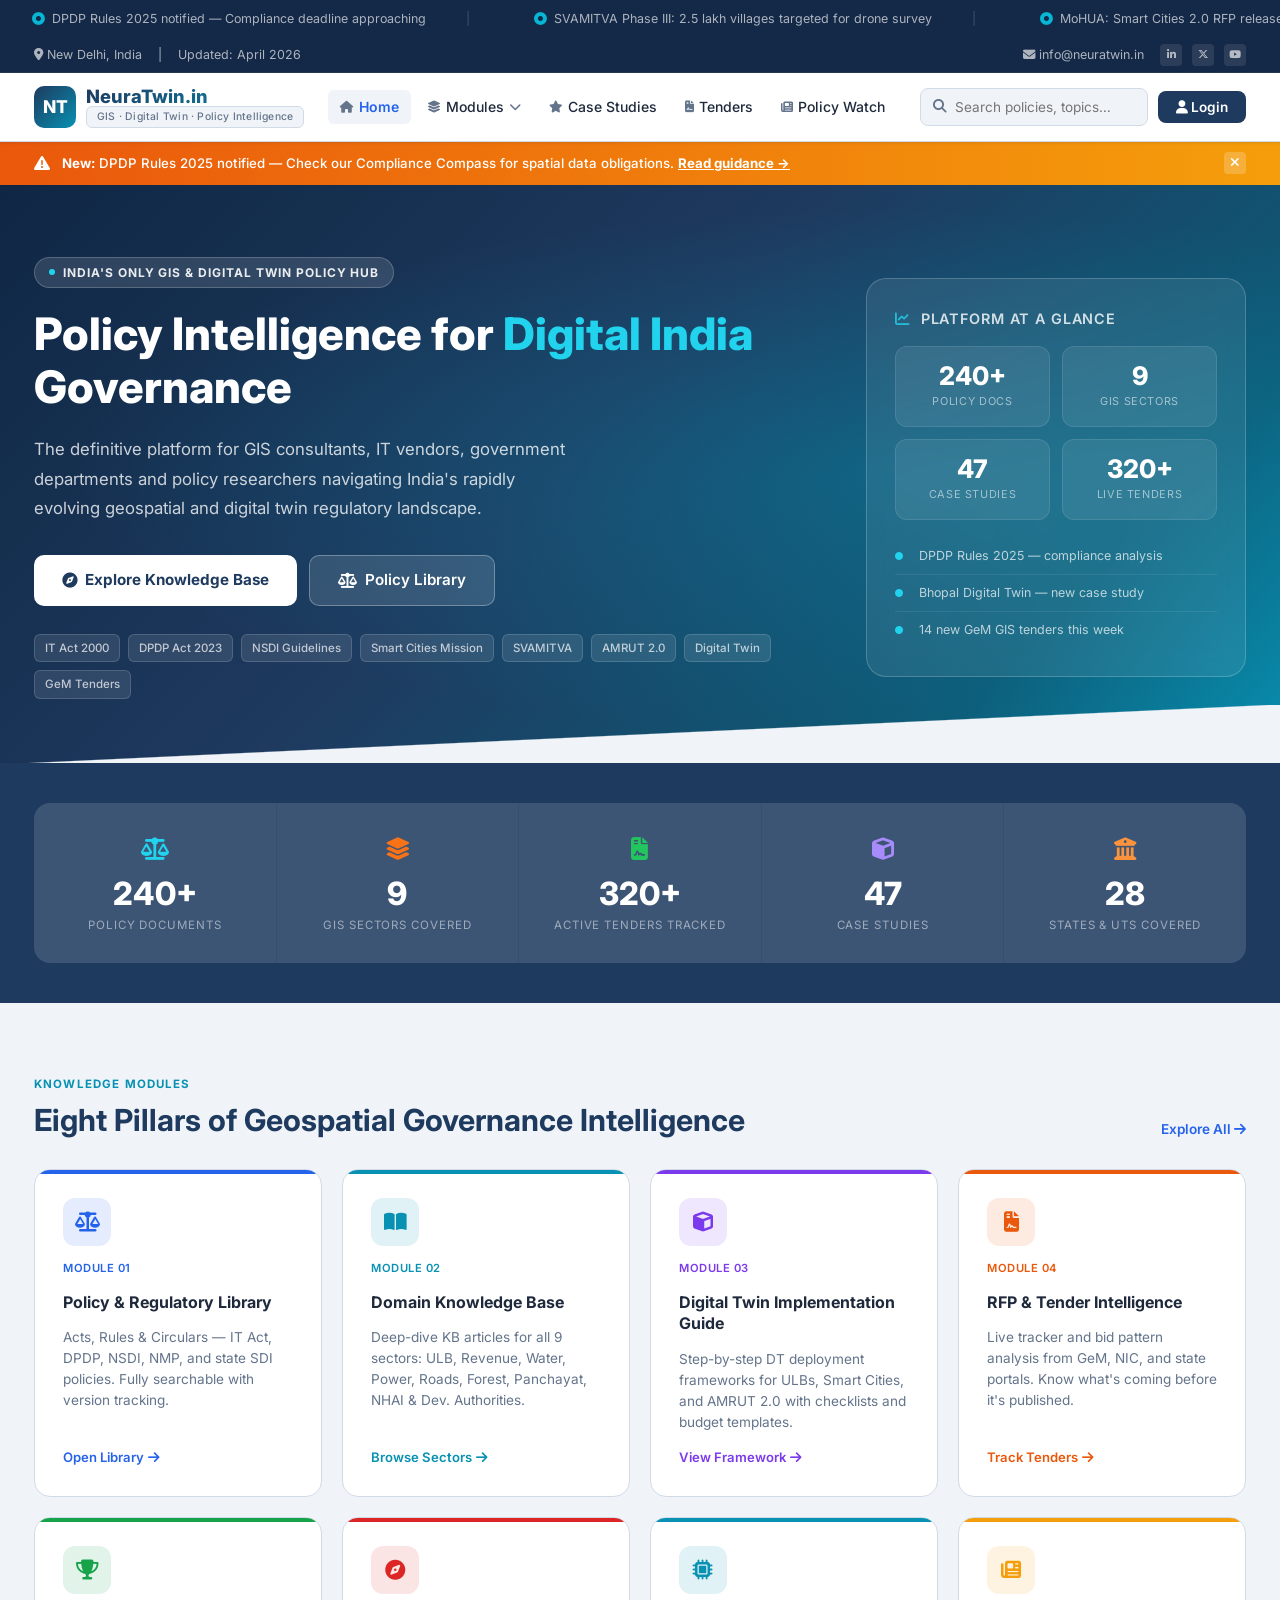
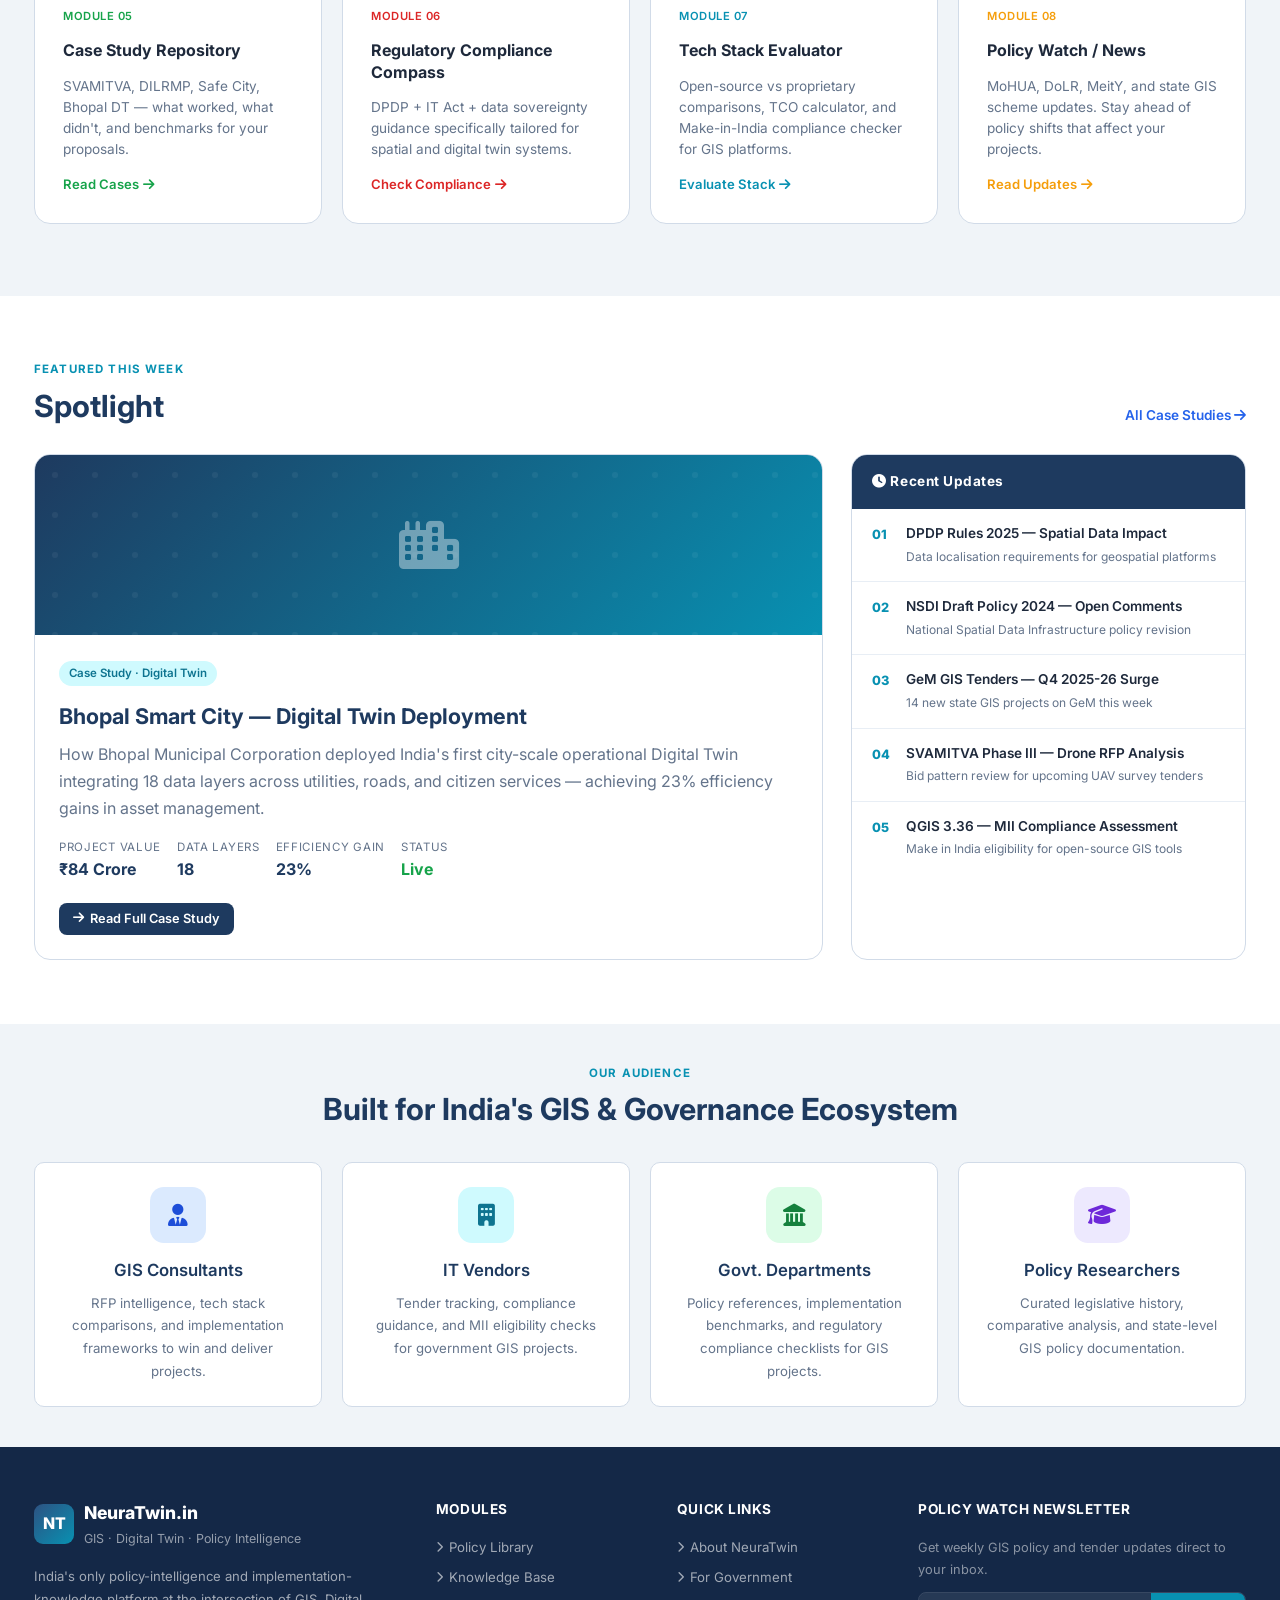
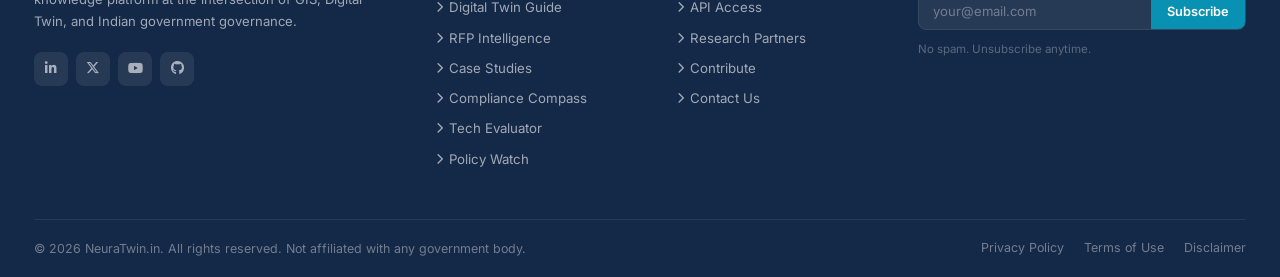
<file: index.html>
<!DOCTYPE html>
<html lang="en">
<head>
<meta charset="UTF-8"/>
<meta name="viewport" content="width=device-width, initial-scale=1.0"/>
<title>NeuraTwin.in — India's GIS · Digital Twin · Policy Intelligence Platform</title>
<meta name="description" content="India's only policy-intelligence and implementation-knowledge platform at the intersection of GIS, Digital Twin, and Indian government governance."/>
<link rel="preconnect" href="https://fonts.googleapis.com"/>
<link href="https://fonts.googleapis.com/css2?family=Inter:wght@400;500;600;700;800&display=swap" rel="stylesheet"/>
<link rel="stylesheet" href="https://cdnjs.cloudflare.com/ajax/libs/font-awesome/6.5.0/css/all.min.css"/>
<link rel="stylesheet" href="css/style.css"/>
<style>
/* ── Index-specific ── */
.hero {
  background: linear-gradient(135deg, #0f2744 0%, #1e3a5f 45%, #0d5c78 80%, #0891b2 100%);
  padding: 72px 0 64px; position: relative; overflow: hidden;
}
.hero::before {
  content: '';
  position: absolute; inset: 0;
  background: radial-gradient(ellipse at 70% 50%, rgba(8,145,178,.35) 0%, transparent 65%);
}
.hero::after {
  content: '';
  position: absolute; bottom: -2px; left: 0; right: 0; height: 60px;
  background: linear-gradient(to bottom right, transparent 49%, var(--bg) 50%);
}
.hero-content { position: relative; display: grid; grid-template-columns: 1fr 380px; gap: 48px; align-items: center; }
.hero-eyebrow {
  display: inline-flex; align-items: center; gap: 8px;
  background: rgba(255,255,255,.12); border: 1px solid rgba(255,255,255,.2);
  border-radius: 20px; padding: 5px 14px; font-size: .75rem;
  font-weight: 700; letter-spacing: .08em; color: rgba(255,255,255,.9);
  text-transform: uppercase; margin-bottom: 20px;
}
.hero-eyebrow .dot { width: 6px; height: 6px; background: #22d3ee; border-radius: 50%; }
.hero h1 { color: #fff; font-size: clamp(2rem,3.5vw,2.9rem); margin-bottom: 20px; }
.hero h1 span { color: #22d3ee; }
.hero-desc { color: rgba(255,255,255,.78); font-size: 1.05rem; max-width: 540px; margin-bottom: 32px; line-height: 1.75; }
.hero-ctas { display: flex; gap: 12px; flex-wrap: wrap; }
.hero-cta-primary {
  background: #fff; color: var(--navy); padding: 12px 28px;
  border-radius: 10px; font-weight: 700; font-size: .95rem;
  display: flex; align-items: center; gap: 8px; transition: var(--transition);
}
.hero-cta-primary:hover { background: #e8f0fe; color: var(--navy); transform: translateY(-1px); }
.hero-cta-secondary {
  background: rgba(255,255,255,.12); color: #fff;
  border: 1.5px solid rgba(255,255,255,.3);
  padding: 12px 28px; border-radius: 10px;
  font-weight: 600; font-size: .95rem;
  display: flex; align-items: center; gap: 8px; transition: var(--transition);
}
.hero-cta-secondary:hover { background: rgba(255,255,255,.2); color: #fff; }
.hero-tags { display: flex; gap: 8px; flex-wrap: wrap; margin-top: 28px; }
.hero-tag {
  background: rgba(255,255,255,.1); border: 1px solid rgba(255,255,255,.15);
  border-radius: 6px; padding: 4px 10px; font-size: .72rem;
  color: rgba(255,255,255,.7); font-weight: 500;
}

/* Hero right card */
.hero-card {
  background: rgba(255,255,255,.08); backdrop-filter: blur(12px);
  border: 1px solid rgba(255,255,255,.2); border-radius: 20px; padding: 28px;
  position: relative;
}
.hero-card h4 { color: #fff; font-size: .9rem; margin-bottom: 16px; opacity: .8; text-transform: uppercase; letter-spacing: .06em; }
.hero-stat-grid { display: grid; grid-template-columns: 1fr 1fr; gap: 12px; }
.h-stat {
  background: rgba(255,255,255,.08); border-radius: 12px; padding: 16px;
  text-align: center; border: 1px solid rgba(255,255,255,.1);
}
.h-stat .val { font-size: 1.6rem; font-weight: 800; color: #fff; line-height: 1; }
.h-stat .lbl { font-size: .68rem; color: rgba(255,255,255,.55); text-transform: uppercase; letter-spacing: .06em; margin-top: 4px; }
.hero-activity { margin-top: 16px; }
.hero-activity-item {
  display: flex; align-items: center; gap: 10px;
  padding: 8px 0; border-bottom: 1px solid rgba(255,255,255,.08);
  font-size: .78rem; color: rgba(255,255,255,.7);
}
.hero-activity-item:last-child { border-bottom: none; }
.hero-activity-item i { color: #22d3ee; width: 14px; }

/* Notice bar */
.notice-bar {
  background: linear-gradient(90deg, var(--saffron), #f59e0b);
  color: #fff; padding: 10px 0;
  display: flex; align-items: center;
}
.notice-bar .container { display: flex; align-items: center; gap: 12px; }
.notice-bar p { color: #fff; font-size: .83rem; font-weight: 500; flex: 1; }
.notice-bar strong { font-weight: 700; }
.notice-close { background: rgba(255,255,255,.2); border: none; color: #fff; width: 22px; height: 22px; border-radius: 4px; font-size: .8rem; display: flex; align-items: center; justify-content: center; cursor: pointer; }

/* Modules section */
.modules-section { padding: 72px 0; }
.modules-grid { display: grid; grid-template-columns: repeat(4,1fr); gap: 20px; }

/* Stats row */
.stats-strip { background: var(--navy); padding: 40px 0; }
.stats-strip .inner { display: grid; grid-template-columns: repeat(5,1fr); gap: 1px; background: rgba(255,255,255,.1); border-radius: var(--radius-lg); overflow: hidden; }
.stats-strip .s-item { background: rgba(255,255,255,.04); padding: 28px 20px; text-align: center; }
.stats-strip .s-num { font-size: 2rem; font-weight: 800; color: #fff; line-height: 1; }
.stats-strip .s-lbl { font-size: .72rem; color: rgba(255,255,255,.5); text-transform: uppercase; letter-spacing: .08em; margin-top: 6px; }
.stats-strip .s-icon { font-size: 1.4rem; margin-bottom: 12px; }

/* Featured section */
.featured-grid { display: grid; grid-template-columns: 2fr 1fr; gap: 28px; }
.featured-main { background: var(--white); border-radius: var(--radius-lg); overflow: hidden; border: 1px solid var(--border); }
.featured-main-img { height: 180px; background: linear-gradient(135deg,var(--navy),var(--teal)); display: flex; align-items: center; justify-content: center; font-size: 4rem; position: relative; overflow: hidden; }
.featured-main-img::before { content:''; position:absolute;inset:0; background:url("data:image/svg+xml,%3Csvg width='40' height='40' viewBox='0 0 40 40' xmlns='http://www.w3.org/2000/svg'%3E%3Cg fill='%23ffffff' fill-opacity='0.05'%3E%3Ccircle cx='20' cy='20' r='3'/%3E%3C/g%3E%3C/svg%3E"); }
.featured-main-body { padding: 24px; }
.featured-list { background: var(--white); border-radius: var(--radius-lg); border: 1px solid var(--border); overflow: hidden; }
.feat-list-head { background: var(--navy); color: #fff; padding: 16px 20px; font-size: .85rem; font-weight: 700; letter-spacing: .04em; }
.feat-list-item { padding: 14px 20px; border-bottom: 1px solid var(--border-lt); display: flex; gap: 12px; align-items: flex-start; }
.feat-list-item:last-child { border-bottom: none; }
.feat-list-item .num { font-size: .8rem; font-weight: 800; color: var(--teal); width: 22px; flex-shrink: 0; margin-top: 2px; }
.feat-list-item h5 { font-size: .85rem; color: var(--text); margin-bottom: 2px; }
.feat-list-item p  { font-size: .75rem; color: var(--text-muted); }

/* Audience section */
.audience-grid { display: grid; grid-template-columns: repeat(4,1fr); gap: 20px; }
.audience-card { background: var(--white); border: 1px solid var(--border); border-radius: var(--radius); padding: 24px; text-align: center; transition: var(--transition); }
.audience-card:hover { box-shadow: var(--shadow); border-color: var(--teal); }
.audience-icon { width: 56px; height: 56px; border-radius: 14px; display: flex; align-items: center; justify-content: center; font-size: 1.4rem; margin: 0 auto 14px; }

/* Ticker */
.ticker-wrap { background: var(--navy-dark); padding: 9px 0; overflow: hidden; }
.ticker { display: flex; gap: 0; white-space: nowrap; animation: ticker 30s linear infinite; }
.ticker:hover { animation-play-state: paused; }
.ticker-item { padding: 0 32px; font-size: .78rem; color: rgba(255,255,255,.65); display: inline-flex; align-items: center; gap: 8px; }
.ticker-item i { color: var(--teal-light); }
.ticker-item .sep { color: rgba(255,255,255,.2); margin-left: 32px; }
@keyframes ticker { from{transform:translateX(0)} to{transform:translateX(-50%)} }

@media(max-width:1100px){ .modules-grid{grid-template-columns:repeat(2,1fr);} .hero-content{grid-template-columns:1fr;} .hero-card{display:none;} .stats-strip .inner{grid-template-columns:repeat(3,1fr);} .audience-grid{grid-template-columns:repeat(2,1fr);} .featured-grid{grid-template-columns:1fr;} }
@media(max-width:600px){ .modules-grid{grid-template-columns:1fr;} .stats-strip .inner{grid-template-columns:repeat(2,1fr);} }
</style>
</head>
<body>

<!-- Ticker -->
<div class="ticker-wrap">
  <div class="ticker">
    <span class="ticker-item"><i class="fa fa-circle-dot"></i> DPDP Rules 2025 notified — Compliance deadline approaching <span class="sep">|</span></span>
    <span class="ticker-item"><i class="fa fa-circle-dot"></i> SVAMITVA Phase III: 2.5 lakh villages targeted for drone survey <span class="sep">|</span></span>
    <span class="ticker-item"><i class="fa fa-circle-dot"></i> MoHUA: Smart Cities 2.0 RFP released for Digital Twin pilots <span class="sep">|</span></span>
    <span class="ticker-item"><i class="fa fa-circle-dot"></i> NSDI Policy Draft 2024 open for public comments till May 2025 <span class="sep">|</span></span>
    <span class="ticker-item"><i class="fa fa-circle-dot"></i> NMP 2.0 — Survey of India draft National Map Policy released <span class="sep">|</span></span>
    <span class="ticker-item"><i class="fa fa-circle-dot"></i> DILRMP: ₹950 Cr allocated in Union Budget 2025-26 <span class="sep">|</span></span>
    <!-- duplicate for seamless loop -->
    <span class="ticker-item"><i class="fa fa-circle-dot"></i> DPDP Rules 2025 notified — Compliance deadline approaching <span class="sep">|</span></span>
    <span class="ticker-item"><i class="fa fa-circle-dot"></i> SVAMITVA Phase III: 2.5 lakh villages targeted for drone survey <span class="sep">|</span></span>
    <span class="ticker-item"><i class="fa fa-circle-dot"></i> MoHUA: Smart Cities 2.0 RFP released for Digital Twin pilots <span class="sep">|</span></span>
    <span class="ticker-item"><i class="fa fa-circle-dot"></i> NSDI Policy Draft 2024 open for public comments till May 2025 <span class="sep">|</span></span>
    <span class="ticker-item"><i class="fa fa-circle-dot"></i> NMP 2.0 — Survey of India draft National Map Policy released <span class="sep">|</span></span>
    <span class="ticker-item"><i class="fa fa-circle-dot"></i> DILRMP: ₹950 Cr allocated in Union Budget 2025-26 <span class="sep">|</span></span>
  </div>
</div>

<!-- Topbar -->
<div class="topbar">
  <div class="container">
    <div class="topbar-left">
      <span><i class="fa fa-location-dot"></i> New Delhi, India</span>
      <span>|</span>
      <span>Updated: April 2026</span>
    </div>
    <div class="topbar-right">
      <a href="mailto:info@neuratwin.in"><i class="fa fa-envelope"></i> info@neuratwin.in</a>
      <div class="topbar-social">
        <a href="#"><i class="fab fa-linkedin-in"></i></a>
        <a href="#"><i class="fab fa-x-twitter"></i></a>
        <a href="#"><i class="fab fa-youtube"></i></a>
      </div>
    </div>
  </div>
</div>

<!-- Header -->
<header class="site-header">
  <div class="container">
    <div class="header-inner">
      <a href="index.html" class="logo">
        <div class="logo-icon">NT</div>
        <div class="logo-text">
          <div class="name">NeuraTwin<span style="color:var(--teal)">.in</span></div>
          <div class="tag">GIS · Digital Twin · Policy Intelligence</div>
        </div>
      </a>
      <nav class="main-nav">
        <ul>
          <li><a href="index.html" class="active"><i class="fa fa-house"></i> Home</a></li>
          <li class="nav-dropdown">
            <a href="#"><i class="fa fa-layer-group"></i> Modules <i class="fa fa-chevron-down"></i></a>
            <div class="dropdown-menu">
              <a href="policy-library.html"><i class="fa fa-scale-balanced"></i> Policy & Regulatory Library</a>
              <a href="knowledge-base.html"><i class="fa fa-book-open"></i> Domain Knowledge Base</a>
              <a href="dt-guide.html"><i class="fa fa-cube"></i> Digital Twin Guide</a>
              <a href="rfp-intelligence.html"><i class="fa fa-file-contract"></i> RFP & Tender Intelligence</a>
              <a href="case-studies.html"><i class="fa fa-star"></i> Case Study Repository</a>
              <a href="compliance-compass.html"><i class="fa fa-compass"></i> Compliance Compass</a>
              <a href="tech-evaluator.html"><i class="fa fa-microchip"></i> Tech Stack Evaluator</a>
              <a href="policy-watch.html"><i class="fa fa-newspaper"></i> Policy Watch</a>
            </div>
          </li>
          <li><a href="case-studies.html"><i class="fa fa-star"></i> Case Studies</a></li>
          <li><a href="rfp-intelligence.html"><i class="fa fa-file-contract"></i> Tenders</a></li>
          <li><a href="policy-watch.html"><i class="fa fa-newspaper"></i> Policy Watch</a></li>
        </ul>
      </nav>
      <div class="header-actions">
        <div class="header-search">
          <i class="fa fa-magnifying-glass"></i>
          <input type="text" placeholder="Search policies, topics…"/>
        </div>
        <button class="btn-login"><i class="fa fa-user"></i> Login</button>
        <button class="hamburger" aria-label="Menu">
          <span></span><span></span><span></span>
        </button>
      </div>
    </div>
  </div>
</header>

<!-- Mobile Nav -->
<div class="mobile-nav">
  <button class="mobile-nav-close"><i class="fa fa-xmark"></i></button>
  <a href="index.html"><i class="fa fa-house"></i> Home</a>
  <a href="policy-library.html"><i class="fa fa-scale-balanced"></i> Policy & Regulatory Library</a>
  <a href="knowledge-base.html"><i class="fa fa-book-open"></i> Domain Knowledge Base</a>
  <a href="dt-guide.html"><i class="fa fa-cube"></i> Digital Twin Guide</a>
  <a href="rfp-intelligence.html"><i class="fa fa-file-contract"></i> RFP & Tender Intelligence</a>
  <a href="case-studies.html"><i class="fa fa-star"></i> Case Studies</a>
  <a href="compliance-compass.html"><i class="fa fa-compass"></i> Compliance Compass</a>
  <a href="tech-evaluator.html"><i class="fa fa-microchip"></i> Tech Stack Evaluator</a>
  <a href="policy-watch.html"><i class="fa fa-newspaper"></i> Policy Watch</a>
</div>

<!-- Notice Bar -->
<div class="notice-bar">
  <div class="container">
    <i class="fa fa-triangle-exclamation"></i>
    <p><strong>New:</strong> DPDP Rules 2025 notified — Check our Compliance Compass for spatial data obligations. <a href="compliance-compass.html" style="color:#fff;text-decoration:underline;font-weight:700;">Read guidance →</a></p>
    <button class="notice-close"><i class="fa fa-xmark"></i></button>
  </div>
</div>

<!-- HERO -->
<section class="hero">
  <div class="container">
    <div class="hero-content">
      <div>
        <div class="hero-eyebrow"><span class="dot"></span> India's Only GIS &amp; Digital Twin Policy Hub</div>
        <h1>Policy Intelligence for <span>Digital India</span> Governance</h1>
        <p class="hero-desc">The definitive platform for GIS consultants, IT vendors, government departments and policy researchers navigating India's rapidly evolving geospatial and digital twin regulatory landscape.</p>
        <div class="hero-ctas">
          <a href="knowledge-base.html" class="hero-cta-primary"><i class="fa fa-compass"></i> Explore Knowledge Base</a>
          <a href="policy-library.html" class="hero-cta-secondary"><i class="fa fa-scale-balanced"></i> Policy Library</a>
        </div>
        <div class="hero-tags">
          <span class="hero-tag">IT Act 2000</span>
          <span class="hero-tag">DPDP Act 2023</span>
          <span class="hero-tag">NSDI Guidelines</span>
          <span class="hero-tag">Smart Cities Mission</span>
          <span class="hero-tag">SVAMITVA</span>
          <span class="hero-tag">AMRUT 2.0</span>
          <span class="hero-tag">Digital Twin</span>
          <span class="hero-tag">GeM Tenders</span>
        </div>
      </div>
      <div class="hero-card">
        <h4><i class="fa fa-chart-line" style="color:#22d3ee;margin-right:6px;"></i> Platform at a Glance</h4>
        <div class="hero-stat-grid">
          <div class="h-stat">
            <div class="val" data-count="240" data-suffix="+">240+</div>
            <div class="lbl">Policy Docs</div>
          </div>
          <div class="h-stat">
            <div class="val" data-count="9">9</div>
            <div class="lbl">GIS Sectors</div>
          </div>
          <div class="h-stat">
            <div class="val" data-count="47">47</div>
            <div class="lbl">Case Studies</div>
          </div>
          <div class="h-stat">
            <div class="val" data-count="320" data-suffix="+">320+</div>
            <div class="lbl">Live Tenders</div>
          </div>
        </div>
        <div class="hero-activity" style="margin-top:18px;">
          <div class="hero-activity-item"><i class="fa fa-circle" style="font-size:.5rem;"></i> DPDP Rules 2025 — compliance analysis</div>
          <div class="hero-activity-item"><i class="fa fa-circle" style="font-size:.5rem;"></i> Bhopal Digital Twin — new case study</div>
          <div class="hero-activity-item"><i class="fa fa-circle" style="font-size:.5rem;"></i> 14 new GeM GIS tenders this week</div>
        </div>
      </div>
    </div>
  </div>
</section>

<!-- Stats Strip -->
<div class="stats-strip">
  <div class="container">
    <div class="inner">
      <div class="s-item">
        <div class="s-icon" style="color:#22d3ee;"><i class="fa fa-scale-balanced"></i></div>
        <div class="s-num" data-count="240" data-suffix="+">240+</div>
        <div class="s-lbl">Policy Documents</div>
      </div>
      <div class="s-item">
        <div class="s-icon" style="color:#f97316;"><i class="fa fa-layer-group"></i></div>
        <div class="s-num" data-count="9">9</div>
        <div class="s-lbl">GIS Sectors Covered</div>
      </div>
      <div class="s-item">
        <div class="s-icon" style="color:#22c55e;"><i class="fa fa-file-contract"></i></div>
        <div class="s-num" data-count="320" data-suffix="+">320+</div>
        <div class="s-lbl">Active Tenders Tracked</div>
      </div>
      <div class="s-item">
        <div class="s-icon" style="color:#a78bfa;"><i class="fa fa-cube"></i></div>
        <div class="s-num" data-count="47">47</div>
        <div class="s-lbl">Case Studies</div>
      </div>
      <div class="s-item">
        <div class="s-icon" style="color:#fb923c;"><i class="fa fa-building-columns"></i></div>
        <div class="s-num" data-count="28">28</div>
        <div class="s-lbl">States &amp; UTs Covered</div>
      </div>
    </div>
  </div>
</div>

<!-- Modules Section -->
<section class="modules-section" style="background:var(--bg);">
  <div class="container">
    <div class="section-head">
      <div>
        <span class="section-label">Knowledge Modules</span>
        <h2 style="color:var(--navy);">Eight Pillars of Geospatial Governance Intelligence</h2>
      </div>
      <a href="knowledge-base.html">Explore All <i class="fa fa-arrow-right"></i></a>
    </div>
    <div class="modules-grid">

      <!-- M1 -->
      <a href="policy-library.html" class="module-card" style="--module-color:#2563eb;">
        <div class="mod-icon"><i class="fa fa-scale-balanced"></i></div>
        <span class="mod-tag">Module 01</span>
        <h3>Policy &amp; Regulatory Library</h3>
        <p>Acts, Rules &amp; Circulars — IT Act, DPDP, NSDI, NMP, and state SDI policies. Fully searchable with version tracking.</p>
        <div class="mod-link">Open Library <i class="fa fa-arrow-right"></i></div>
      </a>

      <!-- M2 -->
      <a href="knowledge-base.html" class="module-card" style="--module-color:#0891b2;">
        <div class="mod-icon"><i class="fa fa-book-open"></i></div>
        <span class="mod-tag">Module 02</span>
        <h3>Domain Knowledge Base</h3>
        <p>Deep-dive KB articles for all 9 sectors: ULB, Revenue, Water, Power, Roads, Forest, Panchayat, NHAI &amp; Dev. Authorities.</p>
        <div class="mod-link">Browse Sectors <i class="fa fa-arrow-right"></i></div>
      </a>

      <!-- M3 -->
      <a href="dt-guide.html" class="module-card" style="--module-color:#7c3aed;">
        <div class="mod-icon"><i class="fa fa-cube"></i></div>
        <span class="mod-tag">Module 03</span>
        <h3>Digital Twin Implementation Guide</h3>
        <p>Step-by-step DT deployment frameworks for ULBs, Smart Cities, and AMRUT 2.0 with checklists and budget templates.</p>
        <div class="mod-link">View Framework <i class="fa fa-arrow-right"></i></div>
      </a>

      <!-- M4 -->
      <a href="rfp-intelligence.html" class="module-card" style="--module-color:#ea580c;">
        <div class="mod-icon"><i class="fa fa-file-contract"></i></div>
        <span class="mod-tag">Module 04</span>
        <h3>RFP &amp; Tender Intelligence</h3>
        <p>Live tracker and bid pattern analysis from GeM, NIC, and state portals. Know what's coming before it's published.</p>
        <div class="mod-link">Track Tenders <i class="fa fa-arrow-right"></i></div>
      </a>

      <!-- M5 -->
      <a href="case-studies.html" class="module-card" style="--module-color:#16a34a;">
        <div class="mod-icon"><i class="fa fa-trophy"></i></div>
        <span class="mod-tag">Module 05</span>
        <h3>Case Study Repository</h3>
        <p>SVAMITVA, DILRMP, Safe City, Bhopal DT — what worked, what didn't, and benchmarks for your proposals.</p>
        <div class="mod-link">Read Cases <i class="fa fa-arrow-right"></i></div>
      </a>

      <!-- M6 -->
      <a href="compliance-compass.html" class="module-card" style="--module-color:#dc2626;">
        <div class="mod-icon"><i class="fa fa-compass"></i></div>
        <span class="mod-tag">Module 06</span>
        <h3>Regulatory Compliance Compass</h3>
        <p>DPDP + IT Act + data sovereignty guidance specifically tailored for spatial and digital twin systems.</p>
        <div class="mod-link">Check Compliance <i class="fa fa-arrow-right"></i></div>
      </a>

      <!-- M7 -->
      <a href="tech-evaluator.html" class="module-card" style="--module-color:#0891b2;">
        <div class="mod-icon"><i class="fa fa-microchip"></i></div>
        <span class="mod-tag">Module 07</span>
        <h3>Tech Stack Evaluator</h3>
        <p>Open-source vs proprietary comparisons, TCO calculator, and Make-in-India compliance checker for GIS platforms.</p>
        <div class="mod-link">Evaluate Stack <i class="fa fa-arrow-right"></i></div>
      </a>

      <!-- M8 -->
      <a href="policy-watch.html" class="module-card" style="--module-color:#f59e0b;">
        <div class="mod-icon"><i class="fa fa-newspaper"></i></div>
        <span class="mod-tag">Module 08</span>
        <h3>Policy Watch / News</h3>
        <p>MoHUA, DoLR, MeitY, and state GIS scheme updates. Stay ahead of policy shifts that affect your projects.</p>
        <div class="mod-link">Read Updates <i class="fa fa-arrow-right"></i></div>
      </a>

    </div>
  </div>
</section>

<!-- Featured Content -->
<section class="section" style="background:var(--white);">
  <div class="container">
    <div class="section-head">
      <div>
        <span class="section-label">Featured This Week</span>
        <h2 style="color:var(--navy);">Spotlight</h2>
      </div>
      <a href="case-studies.html">All Case Studies <i class="fa fa-arrow-right"></i></a>
    </div>
    <div class="featured-grid">
      <div class="featured-main">
        <div class="featured-main-img"><i class="fa fa-city" style="color:rgba(255,255,255,.4);font-size:3rem;position:relative;"></i></div>
        <div class="featured-main-body">
          <span class="badge badge-teal mb-16">Case Study · Digital Twin</span>
          <h3 style="color:var(--navy);margin-bottom:10px;">Bhopal Smart City — Digital Twin Deployment</h3>
          <p style="margin-bottom:16px;">How Bhopal Municipal Corporation deployed India's first city-scale operational Digital Twin integrating 18 data layers across utilities, roads, and citizen services — achieving 23% efficiency gains in asset management.</p>
          <div class="flex gap-16" style="flex-wrap:wrap;margin-bottom:20px;">
            <div><div style="font-size:.72rem;color:var(--text-muted);text-transform:uppercase;letter-spacing:.06em;">Project Value</div><div style="font-weight:700;color:var(--navy);">₹84 Crore</div></div>
            <div><div style="font-size:.72rem;color:var(--text-muted);text-transform:uppercase;letter-spacing:.06em;">Data Layers</div><div style="font-weight:700;color:var(--navy);">18</div></div>
            <div><div style="font-size:.72rem;color:var(--text-muted);text-transform:uppercase;letter-spacing:.06em;">Efficiency Gain</div><div style="font-weight:700;color:var(--navy);">23%</div></div>
            <div><div style="font-size:.72rem;color:var(--text-muted);text-transform:uppercase;letter-spacing:.06em;">Status</div><div style="font-weight:700;color:var(--green);">Live</div></div>
          </div>
          <a href="case-studies.html" class="btn btn-primary btn-sm"><i class="fa fa-arrow-right"></i> Read Full Case Study</a>
        </div>
      </div>
      <div class="featured-list">
        <div class="feat-list-head"><i class="fa fa-clock"></i> Recent Updates</div>
        <div class="feat-list-item">
          <div class="num">01</div>
          <div><h5>DPDP Rules 2025 — Spatial Data Impact</h5><p>Data localisation requirements for geospatial platforms</p></div>
        </div>
        <div class="feat-list-item">
          <div class="num">02</div>
          <div><h5>NSDI Draft Policy 2024 — Open Comments</h5><p>National Spatial Data Infrastructure policy revision</p></div>
        </div>
        <div class="feat-list-item">
          <div class="num">03</div>
          <div><h5>GeM GIS Tenders — Q4 2025-26 Surge</h5><p>14 new state GIS projects on GeM this week</p></div>
        </div>
        <div class="feat-list-item">
          <div class="num">04</div>
          <div><h5>SVAMITVA Phase III — Drone RFP Analysis</h5><p>Bid pattern review for upcoming UAV survey tenders</p></div>
        </div>
        <div class="feat-list-item">
          <div class="num">05</div>
          <div><h5>QGIS 3.36 — MII Compliance Assessment</h5><p>Make in India eligibility for open-source GIS tools</p></div>
        </div>
      </div>
    </div>
  </div>
</section>

<!-- Who is this for -->
<section class="section-sm" style="background:var(--bg);">
  <div class="container">
    <div class="text-center mb-32">
      <span class="section-label">Our Audience</span>
      <h2 style="color:var(--navy);">Built for India's GIS &amp; Governance Ecosystem</h2>
    </div>
    <div class="audience-grid">
      <div class="audience-card">
        <div class="audience-icon" style="background:#dbeafe;color:#1d4ed8;"><i class="fa fa-user-tie"></i></div>
        <h4 style="color:var(--navy);margin-bottom:8px;">GIS Consultants</h4>
        <p style="font-size:.83rem;">RFP intelligence, tech stack comparisons, and implementation frameworks to win and deliver projects.</p>
      </div>
      <div class="audience-card">
        <div class="audience-icon" style="background:#cffafe;color:#0e7490;"><i class="fa fa-building"></i></div>
        <h4 style="color:var(--navy);margin-bottom:8px;">IT Vendors</h4>
        <p style="font-size:.83rem;">Tender tracking, compliance guidance, and MII eligibility checks for government GIS projects.</p>
      </div>
      <div class="audience-card">
        <div class="audience-icon" style="background:#dcfce7;color:#15803d;"><i class="fa fa-landmark"></i></div>
        <h4 style="color:var(--navy);margin-bottom:8px;">Govt. Departments</h4>
        <p style="font-size:.83rem;">Policy references, implementation benchmarks, and regulatory compliance checklists for GIS projects.</p>
      </div>
      <div class="audience-card">
        <div class="audience-icon" style="background:#ede9fe;color:#6d28d9;"><i class="fa fa-graduation-cap"></i></div>
        <h4 style="color:var(--navy);margin-bottom:8px;">Policy Researchers</h4>
        <p style="font-size:.83rem;">Curated legislative history, comparative analysis, and state-level GIS policy documentation.</p>
      </div>
    </div>
  </div>
</section>

<!-- Footer -->
<footer class="site-footer">
  <div class="footer-top">
    <div class="container">
      <div class="footer-grid">
        <div class="footer-brand">
          <div class="logo-wrap">
            <div class="logo-icon" style="width:40px;height:40px;background:linear-gradient(135deg,#2d5282,#0891b2);border-radius:9px;display:flex;align-items:center;justify-content:center;color:#fff;font-weight:800;font-size:1rem;">NT</div>
            <div><div class="site-name">NeuraTwin.in</div><div class="tagline">GIS · Digital Twin · Policy Intelligence</div></div>
          </div>
          <p>India's only policy-intelligence and implementation-knowledge platform at the intersection of GIS, Digital Twin, and Indian government governance.</p>
          <div class="footer-social">
            <a href="#"><i class="fab fa-linkedin-in"></i></a>
            <a href="#"><i class="fab fa-x-twitter"></i></a>
            <a href="#"><i class="fab fa-youtube"></i></a>
            <a href="#"><i class="fab fa-github"></i></a>
          </div>
        </div>
        <div class="footer-col">
          <h5>Modules</h5>
          <ul>
            <li><a href="policy-library.html"><i class="fa fa-chevron-right"></i> Policy Library</a></li>
            <li><a href="knowledge-base.html"><i class="fa fa-chevron-right"></i> Knowledge Base</a></li>
            <li><a href="dt-guide.html"><i class="fa fa-chevron-right"></i> Digital Twin Guide</a></li>
            <li><a href="rfp-intelligence.html"><i class="fa fa-chevron-right"></i> RFP Intelligence</a></li>
            <li><a href="case-studies.html"><i class="fa fa-chevron-right"></i> Case Studies</a></li>
            <li><a href="compliance-compass.html"><i class="fa fa-chevron-right"></i> Compliance Compass</a></li>
            <li><a href="tech-evaluator.html"><i class="fa fa-chevron-right"></i> Tech Evaluator</a></li>
            <li><a href="policy-watch.html"><i class="fa fa-chevron-right"></i> Policy Watch</a></li>
          </ul>
        </div>
        <div class="footer-col">
          <h5>Quick Links</h5>
          <ul>
            <li><a href="#"><i class="fa fa-chevron-right"></i> About NeuraTwin</a></li>
            <li><a href="#"><i class="fa fa-chevron-right"></i> For Government</a></li>
            <li><a href="#"><i class="fa fa-chevron-right"></i> API Access</a></li>
            <li><a href="#"><i class="fa fa-chevron-right"></i> Research Partners</a></li>
            <li><a href="#"><i class="fa fa-chevron-right"></i> Contribute</a></li>
            <li><a href="#"><i class="fa fa-chevron-right"></i> Contact Us</a></li>
          </ul>
        </div>
        <div class="footer-col">
          <h5>Policy Watch Newsletter</h5>
          <p style="font-size:.8rem;color:rgba(255,255,255,.5);margin-bottom:12px;">Get weekly GIS policy and tender updates direct to your inbox.</p>
          <div class="newsletter-form">
            <input type="email" placeholder="your@email.com"/>
            <button>Subscribe</button>
          </div>
          <p style="font-size:.72rem;color:rgba(255,255,255,.3);margin-top:10px;">No spam. Unsubscribe anytime.</p>
        </div>
      </div>
    </div>
  </div>
  <div class="container">
    <div class="footer-bottom">
      <p>© 2026 NeuraTwin.in. All rights reserved. Not affiliated with any government body.</p>
      <div class="footer-bottom-links">
        <a href="#">Privacy Policy</a>
        <a href="#">Terms of Use</a>
        <a href="#">Disclaimer</a>
      </div>
    </div>
  </div>
</footer>

<button class="back-top" title="Back to top"><i class="fa fa-arrow-up"></i></button>
<script src="js/main.js"></script>
</body>
</html>
</file>
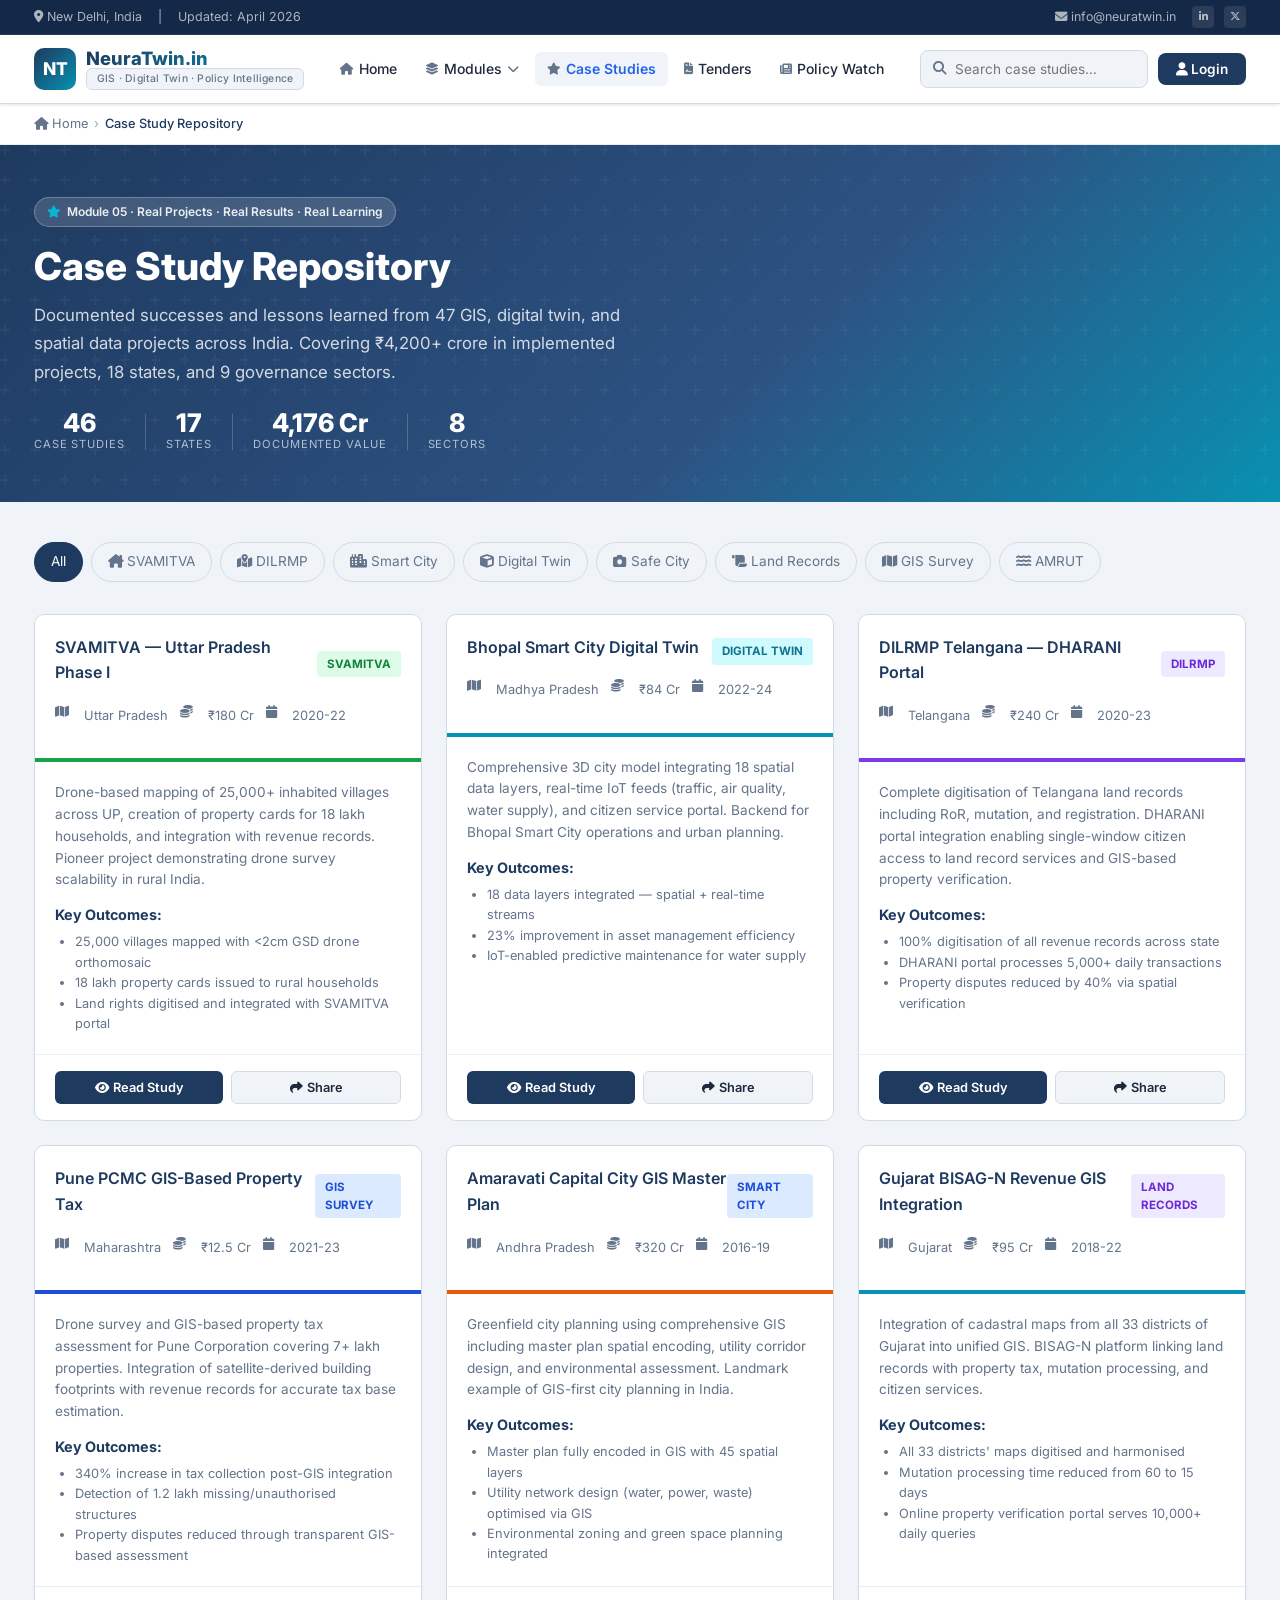
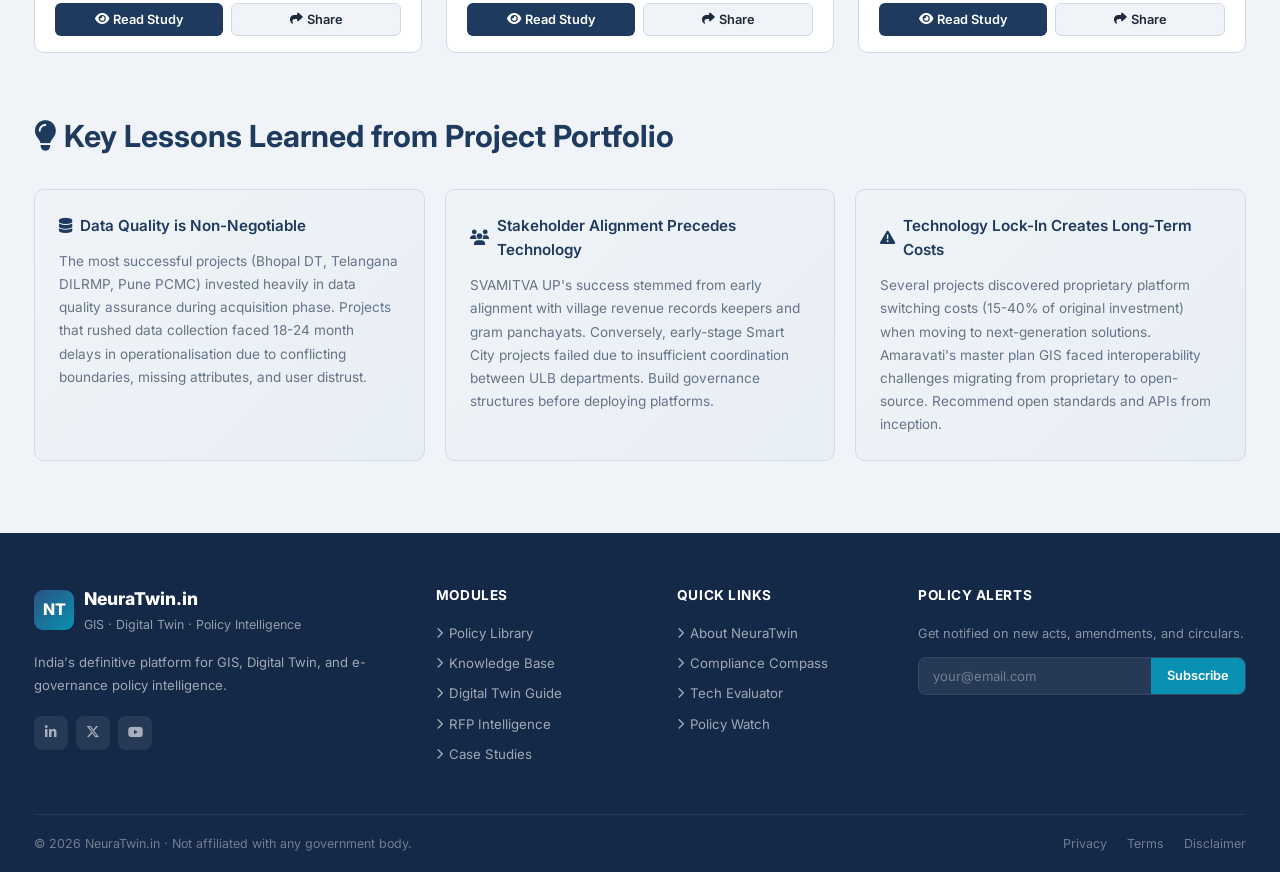
<file: case-studies.html>
<!DOCTYPE html>
<html lang="en">
<head>
<meta charset="UTF-8"/><meta name="viewport" content="width=device-width, initial-scale=1.0"/>
<title>Case Study Repository — NeuraTwin.in</title>
<link rel="preconnect" href="https://fonts.googleapis.com"/>
<link href="https://fonts.googleapis.com/css2?family=Inter:wght@400;500;600;700;800&display=swap" rel="stylesheet"/>
<link rel="stylesheet" href="https://cdnjs.cloudflare.com/ajax/libs/font-awesome/6.5.0/css/all.min.css"/>
<link rel="stylesheet" href="css/style.css"/>
<style>
.tag-filter { display: flex; flex-wrap: wrap; gap: 8px; margin-bottom: 32px; }
.tag-filter .filter-tag { padding: 8px 16px; background: var(--bg); border: 1px solid var(--border); border-radius: 20px; color: var(--text-muted); font-size: .85rem; cursor: pointer; transition: var(--transition); }
.tag-filter .filter-tag.active { background: var(--navy); color: #fff; border-color: var(--navy); }
.case-grid { display: grid; grid-template-columns: repeat(auto-fill, minmax(380px, 1fr)); gap: 24px; }
.case-card { background: var(--white); border: 1px solid var(--border); border-radius: var(--radius); overflow: hidden; transition: var(--transition); display: flex; flex-direction: column; }
.case-card:hover { box-shadow: var(--shadow-lg); transform: translateY(-4px); }
.case-header { padding: 20px; border-bottom: 4px solid var(--navy); }
.case-header-top { display: flex; align-items: center; justify-content: space-between; margin-bottom: 12px; }
.case-badge { display: inline-block; padding: 4px 10px; background: var(--bg); border-radius: 4px; font-size: .72rem; font-weight: 700; text-transform: uppercase; color: var(--text-muted); }
.case-badge.svamitva { background: #dcfce7; color: #15803d; }
.case-badge.dilrmp { background: #ede9fe; color: #6d28d9; }
.case-badge.smart-city { background: #dbeafe; color: #1d4ed8; }
.case-badge.digital-twin { background: #cffafe; color: #0e7490; }
.case-header h4 { color: var(--navy); margin-bottom: 8px; font-size: 1rem; }
.case-meta { display: flex; flex-wrap: wrap; gap: 12px; font-size: .8rem; color: var(--text-muted); margin-bottom: 12px; }
.case-meta i { margin-right: 3px; }
.case-body { padding: 20px; flex: 1; display: flex; flex-direction: column; gap: 12px; }
.case-summary { color: var(--text-muted); font-size: .85rem; line-height: 1.6; }
.case-outcomes { display: flex; flex-direction: column; gap: 6px; }
.case-outcomes li { font-size: .8rem; color: var(--text-muted); margin-left: 20px; list-style: disc; }
.case-footer { padding: 16px 20px; border-top: 1px solid var(--border-lt); display: flex; gap: 8px; }
.case-footer button, .case-footer a { flex: 1; padding: 8px 12px; border: none; border-radius: 6px; font-size: .8rem; font-weight: 600; cursor: pointer; display: flex; align-items: center; justify-content: center; gap: 4px; transition: var(--transition); }
.case-footer .btn-primary { background: var(--navy); color: #fff; }
.case-footer .btn-primary:hover { background: var(--navy-light); }
.case-footer .btn-secondary { background: var(--bg); color: var(--text); border: 1px solid var(--border); }
.case-footer .btn-secondary:hover { background: var(--border-lt); }
.lessons-grid { display: grid; grid-template-columns: repeat(auto-fit, minmax(300px, 1fr)); gap: 20px; margin: 32px 0; }
.lesson-card { background: linear-gradient(135deg,var(--bg),var(--bg-alt)); border: 1px solid var(--border); border-radius: var(--radius); padding: 24px; }
.lesson-card h5 { color: var(--navy); margin-bottom: 12px; display: flex; align-items: center; gap: 8px; }
.lesson-card p { font-size: .85rem; line-height: 1.7; color: var(--text-muted); }
</style>
</head>
<body>

<!-- Topbar -->
<div class="topbar">
  <div class="container">
    <div class="topbar-left"><span><i class="fa fa-location-dot"></i> New Delhi, India</span><span>|</span><span>Updated: April 2026</span></div>
    <div class="topbar-right"><a href="mailto:info@neuratwin.in"><i class="fa fa-envelope"></i> info@neuratwin.in</a><div class="topbar-social"><a href="#"><i class="fab fa-linkedin-in"></i></a><a href="#"><i class="fab fa-x-twitter"></i></a></div></div>
  </div>
</div>

<!-- Header -->
<header class="site-header">
  <div class="container">
    <div class="header-inner">
      <a href="index.html" class="logo">
        <div class="logo-icon">NT</div>
        <div class="logo-text"><div class="name">NeuraTwin<span style="color:var(--teal)">.in</span></div><div class="tag">GIS · Digital Twin · Policy Intelligence</div></div>
      </a>
      <nav class="main-nav">
        <ul>
          <li><a href="index.html"><i class="fa fa-house"></i> Home</a></li>
          <li class="nav-dropdown"><a href="#"><i class="fa fa-layer-group"></i> Modules <i class="fa fa-chevron-down"></i></a>
            <div class="dropdown-menu">
              <a href="policy-library.html"><i class="fa fa-scale-balanced"></i> Policy & Regulatory Library</a>
              <a href="knowledge-base.html"><i class="fa fa-book-open"></i> Domain Knowledge Base</a>
              <a href="dt-guide.html"><i class="fa fa-cube"></i> Digital Twin Guide</a>
              <a href="rfp-intelligence.html"><i class="fa fa-file-contract"></i> RFP & Tender Intelligence</a>
              <a href="case-studies.html"><i class="fa fa-star"></i> Case Study Repository</a>
              <a href="compliance-compass.html"><i class="fa fa-compass"></i> Compliance Compass</a>
              <a href="tech-evaluator.html"><i class="fa fa-microchip"></i> Tech Stack Evaluator</a>
              <a href="policy-watch.html"><i class="fa fa-newspaper"></i> Policy Watch</a>
            </div>
          </li>
          <li><a href="case-studies.html"><i class="fa fa-star"></i> Case Studies</a></li>
          <li><a href="rfp-intelligence.html"><i class="fa fa-file-contract"></i> Tenders</a></li>
          <li><a href="policy-watch.html"><i class="fa fa-newspaper"></i> Policy Watch</a></li>
        </ul>
      </nav>
      <div class="header-actions">
        <div class="header-search"><i class="fa fa-magnifying-glass"></i><input type="text" placeholder="Search case studies…"/></div>
        <button class="btn-login"><i class="fa fa-user"></i> Login</button>
        <button class="hamburger"><span></span><span></span><span></span></button>
      </div>
    </div>
  </div>
</header>

<!-- Mobile Nav -->
<div class="mobile-nav">
  <button class="mobile-nav-close"><i class="fa fa-xmark"></i></button>
  <a href="index.html"><i class="fa fa-house"></i> Home</a>
  <a href="policy-library.html"><i class="fa fa-scale-balanced"></i> Policy & Regulatory Library</a>
  <a href="knowledge-base.html"><i class="fa fa-book-open"></i> Domain Knowledge Base</a>
  <a href="dt-guide.html"><i class="fa fa-cube"></i> Digital Twin Guide</a>
  <a href="rfp-intelligence.html"><i class="fa fa-file-contract"></i> RFP & Tender Intelligence</a>
  <a href="case-studies.html"><i class="fa fa-star"></i> Case Studies</a>
  <a href="compliance-compass.html"><i class="fa fa-compass"></i> Compliance Compass</a>
  <a href="tech-evaluator.html"><i class="fa fa-microchip"></i> Tech Stack Evaluator</a>
  <a href="policy-watch.html"><i class="fa fa-newspaper"></i> Policy Watch</a>
</div>

<!-- Breadcrumb -->
<div class="breadcrumb"><div class="container"><ol><li><a href="index.html"><i class="fa fa-house"></i> Home</a></li><li class="current">Case Study Repository</li></ol></div></div>

<!-- Page Hero -->
<div class="page-hero">
  <div class="container">
    <div class="hero-badge"><i class="fa fa-star"></i> Module 05 · Real Projects · Real Results · Real Learning</div>
    <h1>Case Study Repository</h1>
    <p>Documented successes and lessons learned from 47 GIS, digital twin, and spatial data projects across India. Covering ₹4,200+ crore in implemented projects, 18 states, and 9 governance sectors.</p>
    <div class="page-hero-meta">
      <div class="hero-stat"><div class="num" data-count="47">47</div><div class="lbl">Case Studies</div></div>
      <div class="hero-divider"></div>
      <div class="hero-stat"><div class="num" data-count="18">18</div><div class="lbl">States</div></div>
      <div class="hero-divider"></div>
      <div class="hero-stat"><div class="num" data-count="4200" data-suffix=" Cr">4,200</div><div class="lbl">Documented Value</div></div>
      <div class="hero-divider"></div>
      <div class="hero-stat"><div class="num" data-count="9">9</div><div class="lbl">Sectors</div></div>
    </div>
  </div>
</div>

<!-- Main Content -->
<section class="section-sm">
  <div class="container">
    <!-- Filter Tags -->
    <div class="tag-filter">
      <span class="filter-tag active" data-filter="all">All</span>
      <span class="filter-tag" data-filter="svamitva"><i class="fa fa-house-chimney"></i> SVAMITVA</span>
      <span class="filter-tag" data-filter="dilrmp"><i class="fa fa-map-location-dot"></i> DILRMP</span>
      <span class="filter-tag" data-filter="smart-city"><i class="fa fa-city"></i> Smart City</span>
      <span class="filter-tag" data-filter="digital-twin"><i class="fa fa-cube"></i> Digital Twin</span>
      <span class="filter-tag" data-filter="safe-city"><i class="fa fa-camera"></i> Safe City</span>
      <span class="filter-tag" data-filter="land-records"><i class="fa fa-scroll"></i> Land Records</span>
      <span class="filter-tag" data-filter="gis-survey"><i class="fa fa-map"></i> GIS Survey</span>
      <span class="filter-tag" data-filter="amrut"><i class="fa fa-water"></i> AMRUT</span>
    </div>

    <!-- Case Study Grid -->
    <div class="case-grid">
      <!-- Case 1: SVAMITVA UP -->
      <div class="case-card" data-category="svamitva">
        <div class="case-header" style="border-bottom-color: #16a34a;">
          <div class="case-header-top">
            <h4>SVAMITVA — Uttar Pradesh Phase I</h4>
            <span class="case-badge svamitva">SVAMITVA</span>
          </div>
          <div class="case-meta">
            <i class="fa fa-map"></i> Uttar Pradesh
            <i class="fa fa-coins"></i> ₹180 Cr
            <i class="fa fa-calendar"></i> 2020-22
          </div>
        </div>
        <div class="case-body">
          <p class="case-summary">Drone-based mapping of 25,000+ inhabited villages across UP, creation of property cards for 18 lakh households, and integration with revenue records. Pioneer project demonstrating drone survey scalability in rural India.</p>
          <div class="case-outcomes">
            <strong style="color: var(--navy); font-size: .9rem;">Key Outcomes:</strong>
            <ul>
              <li>25,000 villages mapped with <2cm GSD drone orthomosaic</li>
              <li>18 lakh property cards issued to rural households</li>
              <li>Land rights digitised and integrated with SVAMITVA portal</li>
            </ul>
          </div>
        </div>
        <div class="case-footer">
          <button class="btn-primary"><i class="fa fa-eye"></i> Read Study</button>
          <button class="btn-secondary"><i class="fa fa-share"></i> Share</button>
        </div>
      </div>

      <!-- Case 2: Bhopal DT -->
      <div class="case-card" data-category="digital-twin">
        <div class="case-header" style="border-bottom-color: #0891b2;">
          <div class="case-header-top">
            <h4>Bhopal Smart City Digital Twin</h4>
            <span class="case-badge digital-twin">DIGITAL TWIN</span>
          </div>
          <div class="case-meta">
            <i class="fa fa-map"></i> Madhya Pradesh
            <i class="fa fa-coins"></i> ₹84 Cr
            <i class="fa fa-calendar"></i> 2022-24
          </div>
        </div>
        <div class="case-body">
          <p class="case-summary">Comprehensive 3D city model integrating 18 spatial data layers, real-time IoT feeds (traffic, air quality, water supply), and citizen service portal. Backend for Bhopal Smart City operations and urban planning.</p>
          <div class="case-outcomes">
            <strong style="color: var(--navy); font-size: .9rem;">Key Outcomes:</strong>
            <ul>
              <li>18 data layers integrated — spatial + real-time streams</li>
              <li>23% improvement in asset management efficiency</li>
              <li>IoT-enabled predictive maintenance for water supply</li>
            </ul>
          </div>
        </div>
        <div class="case-footer">
          <button class="btn-primary"><i class="fa fa-eye"></i> Read Study</button>
          <button class="btn-secondary"><i class="fa fa-share"></i> Share</button>
        </div>
      </div>

      <!-- Case 3: DILRMP Telangana -->
      <div class="case-card" data-category="dilrmp">
        <div class="case-header" style="border-bottom-color: #7c3aed;">
          <div class="case-header-top">
            <h4>DILRMP Telangana — DHARANI Portal</h4>
            <span class="case-badge dilrmp">DILRMP</span>
          </div>
          <div class="case-meta">
            <i class="fa fa-map"></i> Telangana
            <i class="fa fa-coins"></i> ₹240 Cr
            <i class="fa fa-calendar"></i> 2020-23
          </div>
        </div>
        <div class="case-body">
          <p class="case-summary">Complete digitisation of Telangana land records including RoR, mutation, and registration. DHARANI portal integration enabling single-window citizen access to land record services and GIS-based property verification.</p>
          <div class="case-outcomes">
            <strong style="color: var(--navy); font-size: .9rem;">Key Outcomes:</strong>
            <ul>
              <li>100% digitisation of all revenue records across state</li>
              <li>DHARANI portal processes 5,000+ daily transactions</li>
              <li>Property disputes reduced by 40% via spatial verification</li>
            </ul>
          </div>
        </div>
        <div class="case-footer">
          <button class="btn-primary"><i class="fa fa-eye"></i> Read Study</button>
          <button class="btn-secondary"><i class="fa fa-share"></i> Share</button>
        </div>
      </div>

      <!-- Case 4: Pune Property Tax -->
      <div class="case-card" data-category="gis-survey">
        <div class="case-header" style="border-bottom-color: #1d4ed8;">
          <div class="case-header-top">
            <h4>Pune PCMC GIS-Based Property Tax</h4>
            <span class="case-badge smart-city">GIS SURVEY</span>
          </div>
          <div class="case-meta">
            <i class="fa fa-map"></i> Maharashtra
            <i class="fa fa-coins"></i> ₹12.5 Cr
            <i class="fa fa-calendar"></i> 2021-23
          </div>
        </div>
        <div class="case-body">
          <p class="case-summary">Drone survey and GIS-based property tax assessment for Pune Corporation covering 7+ lakh properties. Integration of satellite-derived building footprints with revenue records for accurate tax base estimation.</p>
          <div class="case-outcomes">
            <strong style="color: var(--navy); font-size: .9rem;">Key Outcomes:</strong>
            <ul>
              <li>340% increase in tax collection post-GIS integration</li>
              <li>Detection of 1.2 lakh missing/unauthorised structures</li>
              <li>Property disputes reduced through transparent GIS-based assessment</li>
            </ul>
          </div>
        </div>
        <div class="case-footer">
          <button class="btn-primary"><i class="fa fa-eye"></i> Read Study</button>
          <button class="btn-secondary"><i class="fa fa-share"></i> Share</button>
        </div>
      </div>

      <!-- Case 5: Amaravati Capital City -->
      <div class="case-card" data-category="smart-city">
        <div class="case-header" style="border-bottom-color: #ea580c;">
          <div class="case-header-top">
            <h4>Amaravati Capital City GIS Master Plan</h4>
            <span class="case-badge smart-city">SMART CITY</span>
          </div>
          <div class="case-meta">
            <i class="fa fa-map"></i> Andhra Pradesh
            <i class="fa fa-coins"></i> ₹320 Cr
            <i class="fa fa-calendar"></i> 2016-19
          </div>
        </div>
        <div class="case-body">
          <p class="case-summary">Greenfield city planning using comprehensive GIS including master plan spatial encoding, utility corridor design, and environmental assessment. Landmark example of GIS-first city planning in India.</p>
          <div class="case-outcomes">
            <strong style="color: var(--navy); font-size: .9rem;">Key Outcomes:</strong>
            <ul>
              <li>Master plan fully encoded in GIS with 45 spatial layers</li>
              <li>Utility network design (water, power, waste) optimised via GIS</li>
              <li>Environmental zoning and green space planning integrated</li>
            </ul>
          </div>
        </div>
        <div class="case-footer">
          <button class="btn-primary"><i class="fa fa-eye"></i> Read Study</button>
          <button class="btn-secondary"><i class="fa fa-share"></i> Share</button>
        </div>
      </div>

      <!-- Case 6: Gujarat BISAG-N -->
      <div class="case-card" data-category="land-records">
        <div class="case-header" style="border-bottom-color: #0891b2;">
          <div class="case-header-top">
            <h4>Gujarat BISAG-N Revenue GIS Integration</h4>
            <span class="case-badge dilrmp">LAND RECORDS</span>
          </div>
          <div class="case-meta">
            <i class="fa fa-map"></i> Gujarat
            <i class="fa fa-coins"></i> ₹95 Cr
            <i class="fa fa-calendar"></i> 2018-22
          </div>
        </div>
        <div class="case-body">
          <p class="case-summary">Integration of cadastral maps from all 33 districts of Gujarat into unified GIS. BISAG-N platform linking land records with property tax, mutation processing, and citizen services.</p>
          <div class="case-outcomes">
            <strong style="color: var(--navy); font-size: .9rem;">Key Outcomes:</strong>
            <ul>
              <li>All 33 districts' maps digitised and harmonised</li>
              <li>Mutation processing time reduced from 60 to 15 days</li>
              <li>Online property verification portal serves 10,000+ daily queries</li>
            </ul>
          </div>
        </div>
        <div class="case-footer">
          <button class="btn-primary"><i class="fa fa-eye"></i> Read Study</button>
          <button class="btn-secondary"><i class="fa fa-share"></i> Share</button>
        </div>
      </div>
    </div>

    <!-- Lessons Learned -->
    <div style="margin-top: 64px;">
      <h2 style="color: var(--navy); margin-bottom: 32px;"><i class="fa fa-lightbulb"></i> Key Lessons Learned from Project Portfolio</h2>
      <div class="lessons-grid">
        <div class="lesson-card">
          <h5><i class="fa fa-database"></i> Data Quality is Non-Negotiable</h5>
          <p>The most successful projects (Bhopal DT, Telangana DILRMP, Pune PCMC) invested heavily in data quality assurance during acquisition phase. Projects that rushed data collection faced 18-24 month delays in operationalisation due to conflicting boundaries, missing attributes, and user distrust.</p>
        </div>
        <div class="lesson-card">
          <h5><i class="fa fa-users"></i> Stakeholder Alignment Precedes Technology</h5>
          <p>SVAMITVA UP's success stemmed from early alignment with village revenue records keepers and gram panchayats. Conversely, early-stage Smart City projects failed due to insufficient coordination between ULB departments. Build governance structures before deploying platforms.</p>
        </div>
        <div class="lesson-card">
          <h5><i class="fa fa-warning"></i> Technology Lock-In Creates Long-Term Costs</h5>
          <p>Several projects discovered proprietary platform switching costs (15-40% of original investment) when moving to next-generation solutions. Amaravati's master plan GIS faced interoperability challenges migrating from proprietary to open-source. Recommend open standards and APIs from inception.</p>
        </div>
      </div>
    </div>

  </div>
</section>

<!-- Footer -->
<footer class="site-footer">
  <div class="footer-top"><div class="container"><div class="footer-grid">
    <div class="footer-brand">
      <div class="logo-wrap"><div class="logo-icon" style="width:40px;height:40px;background:linear-gradient(135deg,#2d5282,#0891b2);border-radius:9px;display:flex;align-items:center;justify-content:center;color:#fff;font-weight:800;font-size:1rem;">NT</div><div><div class="site-name">NeuraTwin.in</div><div class="tagline">GIS · Digital Twin · Policy Intelligence</div></div></div>
      <p>India's definitive platform for GIS, Digital Twin, and e-governance policy intelligence.</p>
      <div class="footer-social"><a href="#"><i class="fab fa-linkedin-in"></i></a><a href="#"><i class="fab fa-x-twitter"></i></a><a href="#"><i class="fab fa-youtube"></i></a></div>
    </div>
    <div class="footer-col"><h5>Modules</h5><ul>
      <li><a href="policy-library.html"><i class="fa fa-chevron-right"></i> Policy Library</a></li>
      <li><a href="knowledge-base.html"><i class="fa fa-chevron-right"></i> Knowledge Base</a></li>
      <li><a href="dt-guide.html"><i class="fa fa-chevron-right"></i> Digital Twin Guide</a></li>
      <li><a href="rfp-intelligence.html"><i class="fa fa-chevron-right"></i> RFP Intelligence</a></li>
      <li><a href="case-studies.html"><i class="fa fa-chevron-right"></i> Case Studies</a></li>
    </ul></div>
    <div class="footer-col"><h5>Quick Links</h5><ul>
      <li><a href="#"><i class="fa fa-chevron-right"></i> About NeuraTwin</a></li>
      <li><a href="compliance-compass.html"><i class="fa fa-chevron-right"></i> Compliance Compass</a></li>
      <li><a href="tech-evaluator.html"><i class="fa fa-chevron-right"></i> Tech Evaluator</a></li>
      <li><a href="policy-watch.html"><i class="fa fa-chevron-right"></i> Policy Watch</a></li>
    </ul></div>
    <div class="footer-col"><h5>Policy Alerts</h5><p style="font-size:.8rem;color:rgba(255,255,255,.5);margin-bottom:12px;">Get notified on new acts, amendments, and circulars.</p><div class="newsletter-form"><input type="email" placeholder="your@email.com"/><button>Subscribe</button></div></div>
  </div></div></div>
  <div class="container"><div class="footer-bottom"><p>© 2026 NeuraTwin.in · Not affiliated with any government body.</p><div class="footer-bottom-links"><a href="#">Privacy</a><a href="#">Terms</a><a href="#">Disclaimer</a></div></div></div>
</footer>

<button class="back-top"><i class="fa fa-arrow-up"></i></button>
<script src="js/main.js"></script>
<script>
document.querySelectorAll('.filter-tag').forEach(tag => {
  tag.addEventListener('click', function() {
    document.querySelectorAll('.filter-tag').forEach(t => t.classList.remove('active'));
    this.classList.add('active');
    const filter = this.dataset.filter;
    document.querySelectorAll('.case-card').forEach(card => {
      if (filter === 'all' || card.dataset.category === filter) {
        card.style.display = 'flex';
      } else {
        card.style.display = 'none';
      }
    });
  });
});
</script>
</body>
</html>
</file>
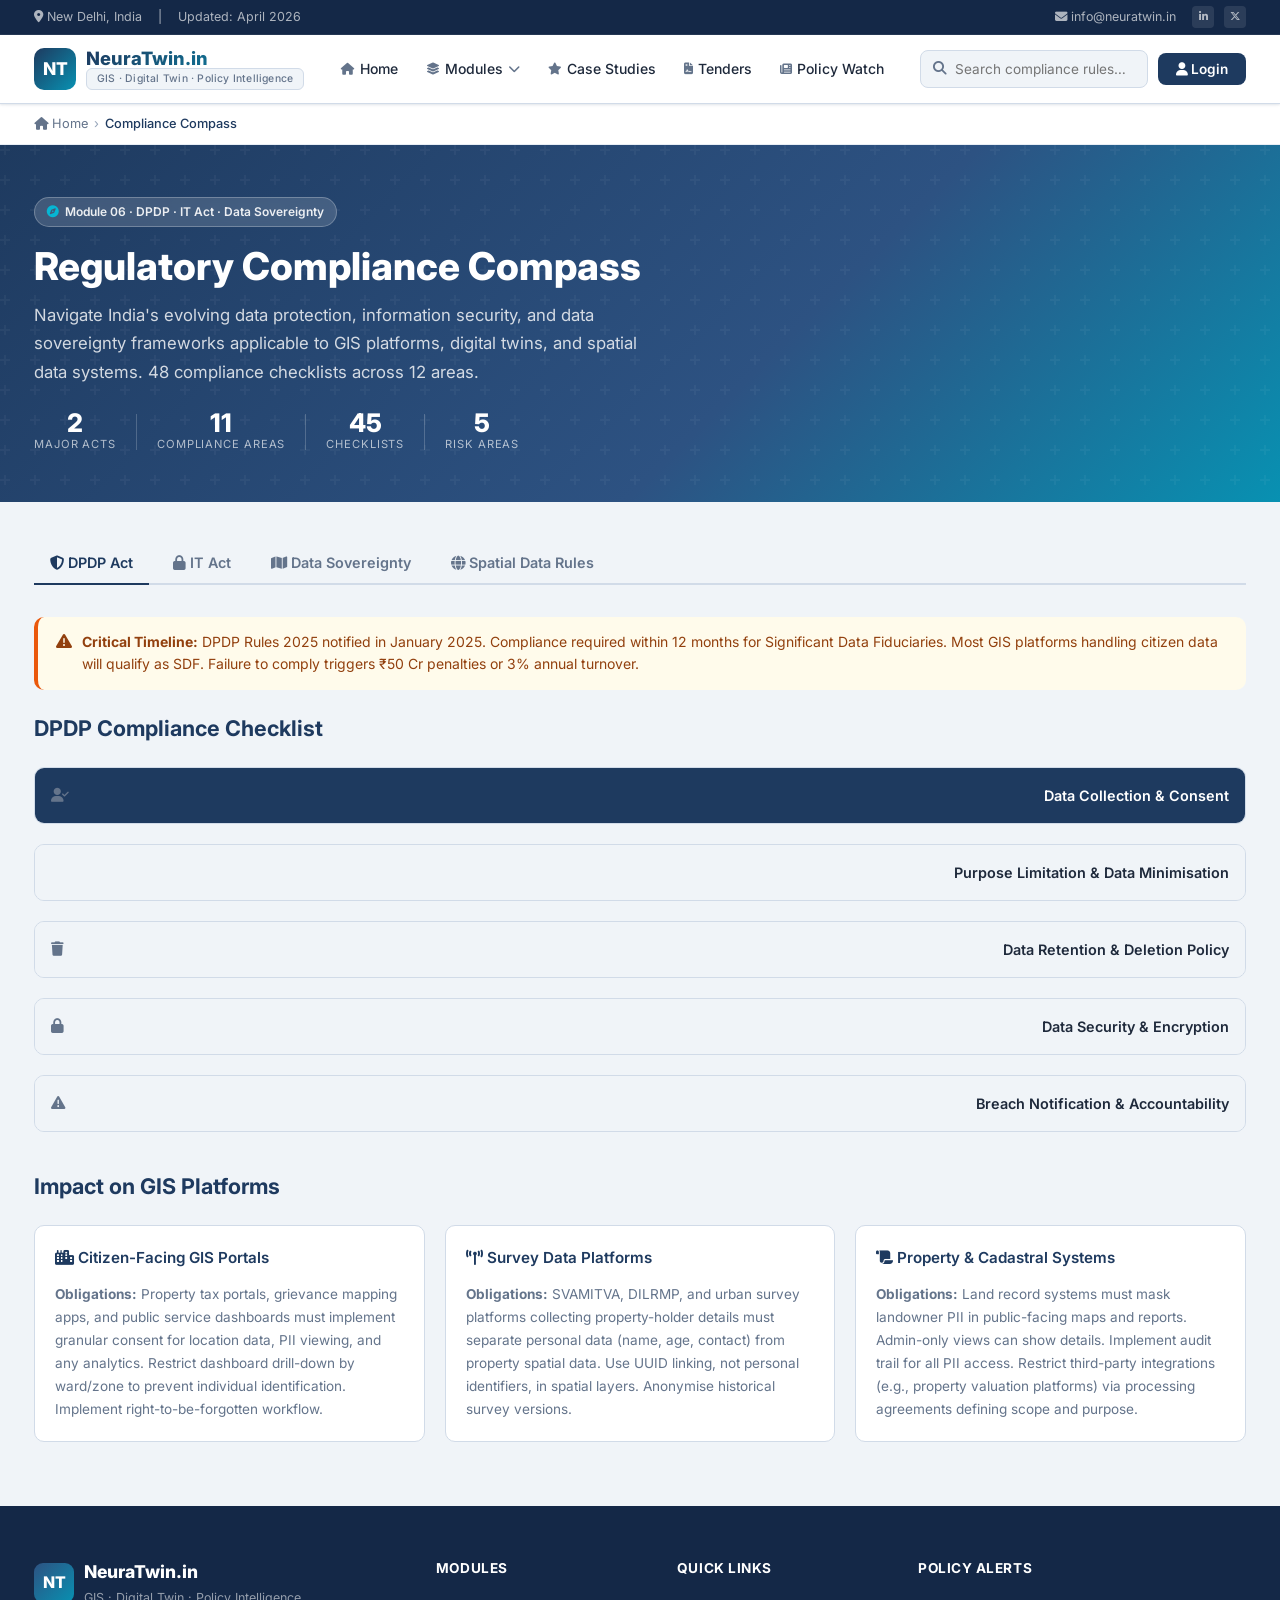
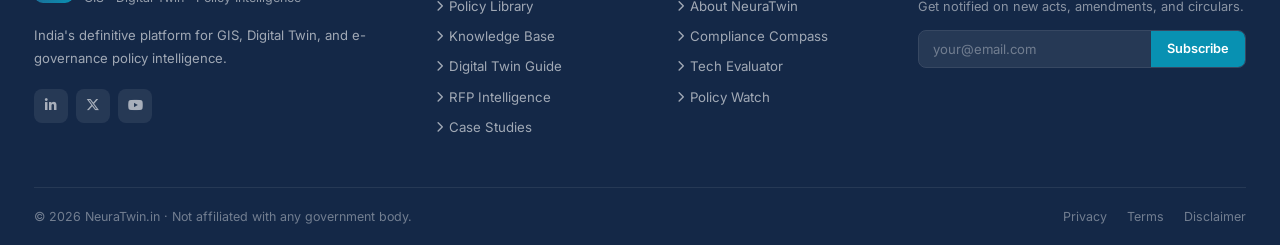
<file: compliance-compass.html>
<!DOCTYPE html>
<html lang="en">
<head>
<meta charset="UTF-8"/><meta name="viewport" content="width=device-width, initial-scale=1.0"/>
<title>Regulatory Compliance Compass — NeuraTwin.in</title>
<link rel="preconnect" href="https://fonts.googleapis.com"/>
<link href="https://fonts.googleapis.com/css2?family=Inter:wght@400;500;600;700;800&display=swap" rel="stylesheet"/>
<link rel="stylesheet" href="https://cdnjs.cloudflare.com/ajax/libs/font-awesome/6.5.0/css/all.min.css"/>
<link rel="stylesheet" href="css/style.css"/>
<style>
.compliance-tabs { display: flex; gap: 8px; margin-bottom: 32px; flex-wrap: wrap; border-bottom: 2px solid var(--border); }
.compliance-tab-btn { padding: 12px 16px; border: none; background: none; color: var(--text-muted); font-size: .9rem; font-weight: 600; cursor: pointer; transition: var(--transition); border-bottom: 2px solid transparent; margin-bottom: -2px; }
.compliance-tab-btn:hover { color: var(--blue); }
.compliance-tab-btn.active { color: var(--navy); border-bottom-color: var(--navy); }
.compliance-pane { display: none; }
.compliance-pane.active { display: block; }
.accordion { display: flex; flex-direction: column; gap: 12px; }
.accordion-item { background: var(--white); border: 1px solid var(--border); border-radius: var(--radius); overflow: hidden; }
.accordion-header { padding: 16px; background: var(--bg); cursor: pointer; display: flex; align-items: center; justify-content: space-between; font-weight: 600; transition: var(--transition); }
.accordion-header:hover { background: var(--border-lt); }
.accordion-header.active { background: var(--navy); color: #fff; }
.accordion-content { max-height: 0; overflow: hidden; transition: max-height 0.3s ease; }
.accordion-content.active { max-height: 500px; }
.accordion-body { padding: 16px; background: var(--white); font-size: .85rem; }
.accordion-body ul { margin-left: 20px; }
.accordion-body li { margin-bottom: 8px; line-height: 1.6; }
.compliance-cards { display: grid; grid-template-columns: repeat(auto-fit, minmax(300px, 1fr)); gap: 20px; margin: 24px 0; }
.impact-card { background: var(--white); border: 1px solid var(--border); border-radius: var(--radius); padding: 20px; }
.impact-card h5 { color: var(--navy); margin-bottom: 12px; }
.impact-card p { font-size: .85rem; line-height: 1.7; color: var(--text-muted); }
.data-sovereignty-table { width: 100%; border-collapse: collapse; margin: 24px 0; }
.data-sovereignty-table th, .data-sovereignty-table td { padding: 12px 16px; text-align: left; border-bottom: 1px solid var(--border); font-size: .85rem; }
.data-sovereignty-table th { background: var(--navy); color: #fff; font-weight: 600; }
.data-sovereignty-table tr:hover { background: var(--bg); }
.badge-yes { background: #dcfce7; color: #15803d; padding: 4px 8px; border-radius: 4px; font-size: .75rem; font-weight: 700; }
.badge-no { background: #fee2e2; color: #dc2626; padding: 4px 8px; border-radius: 4px; font-size: .75rem; font-weight: 700; }
.badge-partial { background: #fffbeb; color: #92400e; padding: 4px 8px; border-radius: 4px; font-size: .75rem; font-weight: 700; }
</style>
</head>
<body>

<!-- Topbar -->
<div class="topbar">
  <div class="container">
    <div class="topbar-left"><span><i class="fa fa-location-dot"></i> New Delhi, India</span><span>|</span><span>Updated: April 2026</span></div>
    <div class="topbar-right"><a href="mailto:info@neuratwin.in"><i class="fa fa-envelope"></i> info@neuratwin.in</a><div class="topbar-social"><a href="#"><i class="fab fa-linkedin-in"></i></a><a href="#"><i class="fab fa-x-twitter"></i></a></div></div>
  </div>
</div>

<!-- Header -->
<header class="site-header">
  <div class="container">
    <div class="header-inner">
      <a href="index.html" class="logo">
        <div class="logo-icon">NT</div>
        <div class="logo-text"><div class="name">NeuraTwin<span style="color:var(--teal)">.in</span></div><div class="tag">GIS · Digital Twin · Policy Intelligence</div></div>
      </a>
      <nav class="main-nav">
        <ul>
          <li><a href="index.html"><i class="fa fa-house"></i> Home</a></li>
          <li class="nav-dropdown"><a href="#"><i class="fa fa-layer-group"></i> Modules <i class="fa fa-chevron-down"></i></a>
            <div class="dropdown-menu">
              <a href="policy-library.html"><i class="fa fa-scale-balanced"></i> Policy & Regulatory Library</a>
              <a href="knowledge-base.html"><i class="fa fa-book-open"></i> Domain Knowledge Base</a>
              <a href="dt-guide.html"><i class="fa fa-cube"></i> Digital Twin Guide</a>
              <a href="rfp-intelligence.html"><i class="fa fa-file-contract"></i> RFP & Tender Intelligence</a>
              <a href="case-studies.html"><i class="fa fa-star"></i> Case Study Repository</a>
              <a href="compliance-compass.html"><i class="fa fa-compass"></i> Compliance Compass</a>
              <a href="tech-evaluator.html"><i class="fa fa-microchip"></i> Tech Stack Evaluator</a>
              <a href="policy-watch.html"><i class="fa fa-newspaper"></i> Policy Watch</a>
            </div>
          </li>
          <li><a href="case-studies.html"><i class="fa fa-star"></i> Case Studies</a></li>
          <li><a href="rfp-intelligence.html"><i class="fa fa-file-contract"></i> Tenders</a></li>
          <li><a href="policy-watch.html"><i class="fa fa-newspaper"></i> Policy Watch</a></li>
        </ul>
      </nav>
      <div class="header-actions">
        <div class="header-search"><i class="fa fa-magnifying-glass"></i><input type="text" placeholder="Search compliance rules…"/></div>
        <button class="btn-login"><i class="fa fa-user"></i> Login</button>
        <button class="hamburger"><span></span><span></span><span></span></button>
      </div>
    </div>
  </div>
</header>

<!-- Mobile Nav -->
<div class="mobile-nav">
  <button class="mobile-nav-close"><i class="fa fa-xmark"></i></button>
  <a href="index.html"><i class="fa fa-house"></i> Home</a>
  <a href="policy-library.html"><i class="fa fa-scale-balanced"></i> Policy & Regulatory Library</a>
  <a href="knowledge-base.html"><i class="fa fa-book-open"></i> Domain Knowledge Base</a>
  <a href="dt-guide.html"><i class="fa fa-cube"></i> Digital Twin Guide</a>
  <a href="rfp-intelligence.html"><i class="fa fa-file-contract"></i> RFP & Tender Intelligence</a>
  <a href="case-studies.html"><i class="fa fa-star"></i> Case Studies</a>
  <a href="compliance-compass.html"><i class="fa fa-compass"></i> Compliance Compass</a>
  <a href="tech-evaluator.html"><i class="fa fa-microchip"></i> Tech Stack Evaluator</a>
  <a href="policy-watch.html"><i class="fa fa-newspaper"></i> Policy Watch</a>
</div>

<!-- Breadcrumb -->
<div class="breadcrumb"><div class="container"><ol><li><a href="index.html"><i class="fa fa-house"></i> Home</a></li><li class="current">Compliance Compass</li></ol></div></div>

<!-- Page Hero -->
<div class="page-hero">
  <div class="container">
    <div class="hero-badge"><i class="fa fa-compass"></i> Module 06 · DPDP · IT Act · Data Sovereignty</div>
    <h1>Regulatory Compliance Compass</h1>
    <p>Navigate India's evolving data protection, information security, and data sovereignty frameworks applicable to GIS platforms, digital twins, and spatial data systems. 48 compliance checklists across 12 areas.</p>
    <div class="page-hero-meta">
      <div class="hero-stat"><div class="num" data-count="3">3</div><div class="lbl">Major Acts</div></div>
      <div class="hero-divider"></div>
      <div class="hero-stat"><div class="num" data-count="12">12</div><div class="lbl">Compliance Areas</div></div>
      <div class="hero-divider"></div>
      <div class="hero-stat"><div class="num" data-count="48">48</div><div class="lbl">Checklists</div></div>
      <div class="hero-divider"></div>
      <div class="hero-stat"><div class="num" data-count="6">6</div><div class="lbl">Risk Areas</div></div>
    </div>
  </div>
</div>

<!-- Main Content -->
<section class="section-sm">
  <div class="container">
    <!-- Tabs -->
    <div class="compliance-tabs">
      <button class="compliance-tab-btn active" data-tab="dpdp"><i class="fa fa-shield-halved"></i> DPDP Act</button>
      <button class="compliance-tab-btn" data-tab="it-act"><i class="fa fa-lock"></i> IT Act</button>
      <button class="compliance-tab-btn" data-tab="data-sovereignty"><i class="fa fa-map"></i> Data Sovereignty</button>
      <button class="compliance-tab-btn" data-tab="spatial-data"><i class="fa fa-globe"></i> Spatial Data Rules</button>
    </div>

    <!-- DPDP Tab -->
    <div id="dpdp" class="compliance-pane active">
      <div class="alert alert-warn mb-24"><i class="fa fa-triangle-exclamation"></i><div><strong>Critical Timeline:</strong> DPDP Rules 2025 notified in January 2025. Compliance required within 12 months for Significant Data Fiduciaries. Most GIS platforms handling citizen data will qualify as SDF. Failure to comply triggers ₹50 Cr penalties or 3% annual turnover.</div></div>

      <h3 style="color: var(--navy); margin-bottom: 24px;">DPDP Compliance Checklist</h3>
      <div class="accordion">
        <div class="accordion-item">
          <div class="accordion-header active"><i class="fa fa-user-check"></i> Data Collection & Consent</div>
          <div class="accordion-content active">
            <div class="accordion-body">
              <ul>
                <li>☐ Consent mechanism documented for all personal data (citizen PII, property ownership, grievance data)</li>
                <li>☐ Consent notices provided in Hindi + local language, not just English</li>
                <li>☐ Purpose of collection explicitly stated (e.g., "property tax assessment", "service delivery")</li>
                <li>☐ Granular consent for specific uses (aggregation, analytics, third-party sharing)</li>
                <li>☐ Digital consent records maintained with audit trail</li>
              </ul>
            </div>
          </div>
        </div>

        <div class="accordion-item">
          <div class="accordion-header"><i class="fa fa-target"></i> Purpose Limitation & Data Minimisation</div>
          <div class="accordion-content">
            <div class="accordion-body">
              <ul>
                <li>☐ Data processing limited to stated purpose — no repurposing without fresh consent</li>
                <li>☐ Only necessary personal data collected (no over-collection for "future use")</li>
                <li>☐ Personal data stripped/anonymised for analytics and non-citizen-facing dashboards</li>
                <li>☐ Processing agreements with third parties (cloud providers, integrators) documented</li>
                <li>☐ Data flow diagram showing where citizen data travels within and outside system</li>
              </ul>
            </div>
          </div>
        </div>

        <div class="accordion-item">
          <div class="accordion-header"><i class="fa fa-trash"></i> Data Retention & Deletion Policy</div>
          <div class="accordion-content">
            <div class="accordion-body">
              <ul>
                <li>☐ Retention schedule defined for each data category (e.g., grievances deleted after 2 years)</li>
                <li>☐ Deletion mechanism implemented — automatic purge or manual deletion on request</li>
                <li>☐ "Right to be forgotten" process documented for citizen requests</li>
                <li>☐ Deletion from both primary and backup systems (not just primary)</li>
                <li>☐ Legal holds documented for cases under litigation or audit</li>
              </ul>
            </div>
          </div>
        </div>

        <div class="accordion-item">
          <div class="accordion-header"><i class="fa fa-lock"></i> Data Security & Encryption</div>
          <div class="accordion-content">
            <div class="accordion-body">
              <ul>
                <li>☐ Encryption in transit (TLS 1.2+) for all citizen data transfers</li>
                <li>☐ Encryption at rest (AES-256) for personal data in databases</li>
                <li>☐ Key management policy documented — no hardcoded keys in code</li>
                <li>☐ Access controls implemented — role-based, least privilege</li>
                <li>☐ Multi-factor authentication for admin/sensitive data access</li>
                <li>☐ Security audit and penetration testing completed annually</li>
              </ul>
            </div>
          </div>
        </div>

        <div class="accordion-item">
          <div class="accordion-header"><i class="fa fa-exclamation-triangle"></i> Breach Notification & Accountability</div>
          <div class="accordion-content">
            <div class="accordion-body">
              <ul>
                <li>☐ Data breach incident response plan documented</li>
                <li>☐ Notification to affected data principals within 30 days of breach discovery</li>
                <li>☐ DPIB (Data Protection Impact Board) notified for breaches affecting >1000 individuals</li>
                <li>☐ Breach register maintained with incident date, type, number affected, remediation</li>
                <li>☐ Data Protection Officer (DPO) appointed and contact details published</li>
                <li>☐ Staff training on data handling and breach protocols completed</li>
              </ul>
            </div>
          </div>
        </div>
      </div>

      <h3 style="color: var(--navy); margin-top: 32px; margin-bottom: 24px;">Impact on GIS Platforms</h3>
      <div class="compliance-cards">
        <div class="impact-card">
          <h5><i class="fa fa-city"></i> Citizen-Facing GIS Portals</h5>
          <p><strong>Obligations:</strong> Property tax portals, grievance mapping apps, and public service dashboards must implement granular consent for location data, PII viewing, and any analytics. Restrict dashboard drill-down by ward/zone to prevent individual identification. Implement right-to-be-forgotten workflow.</p>
        </div>
        <div class="impact-card">
          <h5><i class="fa fa-tower-broadcast"></i> Survey Data Platforms</h5>
          <p><strong>Obligations:</strong> SVAMITVA, DILRMP, and urban survey platforms collecting property-holder details must separate personal data (name, age, contact) from property spatial data. Use UUID linking, not personal identifiers, in spatial layers. Anonymise historical survey versions.</p>
        </div>
        <div class="impact-card">
          <h5><i class="fa fa-scroll"></i> Property & Cadastral Systems</h5>
          <p><strong>Obligations:</strong> Land record systems must mask landowner PII in public-facing maps and reports. Admin-only views can show details. Implement audit trail for all PII access. Restrict third-party integrations (e.g., property valuation platforms) via processing agreements defining scope and purpose.</p>
        </div>
      </div>
    </div>

    <!-- IT Act Tab -->
    <div id="it-act" class="compliance-pane">
      <h3 style="color: var(--navy); margin-bottom: 24px;">IT Act 2000 — Key Sections for GIS</h3>
      <div class="accordion">
        <div class="accordion-item">
          <div class="accordion-header"><i class="fa fa-shield"></i> Section 43A — Data Protection Obligation</div>
          <div class="accordion-content">
            <div class="accordion-body">
              <p><strong>Applicability:</strong> All body corporates collecting sensitive personal data via GIS platforms.</p>
              <p style="margin-top: 8px;"><strong>Requirement:</strong> Implement "reasonable security practices" to protect personal data from unauthorised access, modification, destruction. Failure results in liability up to ₹5 Cr + criminal penalties.</p>
              <p style="margin-top: 8px;"><strong>GIS Impact:</strong> Property tax portals, utility mapping with customer details, smart city IoT data must implement security measures. DPDP Rules now provide more specific guidance than Section 43A alone.</p>
            </div>
          </div>
        </div>

        <div class="accordion-item">
          <div class="accordion-header"><i class="fa fa-ear-listen"></i> Section 69 — Lawful Interception</div>
          <div class="accordion-content">
            <div class="accordion-body">
              <p><strong>Applicability:</strong> Central/state agencies can intercept GIS platform communications for national security, public order, or criminal investigation.</p>
              <p style="margin-top: 8px;"><strong>Requirement:</strong> GIS platform owners must comply with lawful interception requests from law enforcement. Cannot refuse or delay. Confidentiality of interception orders maintained.</p>
              <p style="margin-top: 8px;"><strong>GIS Impact:</strong> Smart city CCTV-GIS integration and citizen grievance platforms may be subject to surveillance. Platforms must maintain logs of all data access for potential audit. No encryption can prevent lawful interception.</p>
            </div>
          </div>
        </div>

        <div class="accordion-item">
          <div class="accordion-header"><i class="fa fa-globe"></i> Section 79 — Intermediary Liability Safe Harbour</div>
          <div class="accordion-content">
            <div class="accordion-body">
              <p><strong>Applicability:</strong> GIS platforms acting as intermediaries (hosting user-generated content, grievance data, citizen reports) can claim safe harbour from liability.</p>
              <p style="margin-top: 8px;"><strong>Requirement:</strong> Implement content moderation, CoC policies, respond to legal takedown notices within 72 hours, preserve evidence for law enforcement, no knowledge of/inducement of illegal activity.</p>
              <p style="margin-top: 8px;"><strong>GIS Impact:</strong> Citizen grievance mapping and participatory GIS platforms must monitor for illegal content (property disputes, harassment). Remove flagged data promptly. Maintain compliance records.</p>
            </div>
          </div>
        </div>
      </div>

      <div class="alert alert-info" style="margin-top: 32px;"><i class="fa fa-circle-info"></i><div><strong>Note:</strong> IT Act provisions remain in force alongside DPDP Act. GIS platforms must comply with BOTH regimes. Where DPDP provides more stringent requirements (e.g., consent, transparency), DPDP takes precedence. IT Act continues to govern cybersecurity, intermediary liability, and lawful interception.</div></div>
    </div>

    <!-- Data Sovereignty Tab -->
    <div id="data-sovereignty" class="compliance-pane">
      <h3 style="color: var(--navy); margin-bottom: 24px;">Data Sovereignty & Storage Requirements</h3>
      <p style="margin-bottom: 24px; font-size: .95rem;">India increasingly mandates data localisation for sensitive categories. GIS platforms must understand where different data types can be stored and processed.</p>

      <table class="data-sovereignty-table">
        <thead>
          <tr>
            <th>Data Type</th>
            <th>Storage Requirement</th>
            <th>Cloud OK?</th>
            <th>Foreign Access?</th>
            <th>Notes</th>
          </tr>
        </thead>
        <tbody>
          <tr>
            <td><strong>Citizen PII</strong> (name, address, phone, email)</td>
            <td>India only (DPDP)</td>
            <td><span class="badge-partial">MeitY cloud</span></td>
            <td><span class="badge-no">No</span></td>
            <td>DPDP mandates processing in India. Can use MeitY-empanelled CSPs (AWS, Azure, GCP India regions). NO foreign data transfer except for processing agreement.</td>
          </tr>
          <tr>
            <td><strong>Cadastral Data</strong> (survey maps, property boundaries, RoR)</td>
            <td>India only (SOI licensing)</td>
            <td><span class="badge-partial">On-prem/MeitY</span></td>
            <td><span class="badge-no">No</span></td>
            <td>Survey of India licensing restricts foreign access. Private sector must store in India. Government agencies can use cloud per empanelled CSP policy. Attribution to SOI required.</td>
          </tr>
          <tr>
            <td><strong>Defence/Security-Sensitive Data</strong> (border areas, security infrastructure maps)</td>
            <td>India only (Classified)</td>
            <td><span class="badge-no">No</span></td>
            <td><span class="badge-no">No</span></td>
            <td>Classified data under Official Secrets Act must NOT be cloud-stored. On-premises in secure facilities only. Requires security clearance for access.</td>
          </tr>
          <tr>
            <td><strong>Revenue Records</strong> (mutation, RoR, tax data)</td>
            <td>India only (DoLR)</td>
            <td><span class="badge-yes">MeitY cloud</span></td>
            <td><span class="badge-no">No</span></td>
            <td>DILRMP systems must store in India. MeitY empanelled CSPs permitted. Some state DoLRs mandate on-prem only — verify state-specific policy.</td>
          </tr>
          <tr>
            <td><strong>IoT Sensor Data</strong> (real-time: traffic, air quality, water)</td>
            <td>Flexible (no restriction)</td>
            <td><span class="badge-yes">Yes</span></td>
            <td><span class="badge-partial">Check terms</span></td>
            <td>No data localisation mandate for sensor streams. Can use global cloud. If linked to citizen/location data, apply relevant restrictions.</td>
          </tr>
          <tr>
            <td><strong>Satellite Imagery & Aerial Data</strong> (high-res imagery)</td>
            <td>India storage (DPMSO guidelines)</td>
            <td><span class="badge-partial">On-prem preferred</span></td>
            <td><span class="badge-no">No</span></td>
            <td>Geospatial Guidelines 2021 permit civilian high-res imagery collection, but storage restrictions apply to 10m+ resolution data. Foreign sharing restricted. SOI approval for national-level distribution.</td>
          </tr>
        </tbody>
      </table>

      <div class="alert alert-warn" style="margin-top: 24px;"><i class="fa fa-triangle-exclamation"></i><div><strong>Cloud Compliance Risk:</strong> Many GIS projects default to global cloud providers (AWS US, Azure global) without checking data type restrictions. Storing Indian citizen PII or cadastral data in foreign data centres violates DPDP and SOI licensing. Always architect for India-region-only storage for sensitive layers. Use AWS Mumbai, Azure India, GCP Delhi regions for MeitY-empanelled services.</div></div>
    </div>

    <!-- Spatial Data Rules Tab -->
    <div id="spatial-data" class="compliance-pane">
      <h3 style="color: var(--navy); margin-bottom: 24px;">Geospatial Data Guidelines 2021 & NSDI Compliance</h3>
      <div class="accordion">
        <div class="accordion-item">
          <div class="accordion-header"><i class="fa fa-map"></i> Geospatial Data Acquisition & Liberalisation</div>
          <div class="accordion-content">
            <div class="accordion-body">
              <ul>
                <li>☐ Drone surveys permitted for civilians without SoI/MoD approval (under DST liberalisation 2021)</li>
                <li>☐ Foreign data sources (Google imagery, Copernicus) accessible but attribution required</li>
                <li>☐ Accuracy: Sub-meter civilian acquisition permitted. <10m resolution imagery open-source</li>
                <li>☐ Restricted areas: Border zones (100 km) require additional approvals from DGPS/DST</li>
                <li>☐ Private commercial GIS data collection now permitted — must register with DST portal</li>
              </ul>
            </div>
          </div>
        </div>

        <div class="accordion-item">
          <div class="accordion-header"><i class="fa fa-sitemap"></i> NSDI Compliance & Interoperability</div>
          <div class="accordion-content">
            <div class="accordion-body">
              <ul>
                <li>☐ Spatial data adheres to NSDI standards (WGS84 UTM projection for India)</li>
                <li>☐ Metadata recorded in standardized Dublin Core + ISO 19115 format</li>
                <li>☐ Data shared via NSDI-compliant APIs and WMS/WFS services</li>
                <li>☐ ISO/IEC 19115 metadata mandatory for all government spatial data (data.gov.in registration)</li>
                <li>☐ Unique dataset identifiers and version control implemented</li>
              </ul>
            </div>
          </div>
        </div>

        <div class="accordion-item">
          <div class="accordion-header"><i class="fa fa-balance-scale"></i> SoI Attribution & Licensing</div>
          <div class="accordion-content">
            <div class="accordion-body">
              <ul>
                <li>☐ All Survey of India base maps include SoI copyright notice and attribution</li>
                <li>☐ Derivative maps from SoI must cite source (e.g., "Based on SoI Topomap")</li>
                <li>☐ SoI licensing for digital topo maps followed (Open data policy for 1:50k+)</li>
                <li>☐ No modification of SoI base layers without explicit license</li>
                <li>☐ NIC-issued SoI historical imagery properly cited with date and source classification</li>
              </ul>
            </div>
          </div>
        </div>
      </div>
    </div>

  </div>
</section>

<!-- Footer -->
<footer class="site-footer">
  <div class="footer-top"><div class="container"><div class="footer-grid">
    <div class="footer-brand">
      <div class="logo-wrap"><div class="logo-icon" style="width:40px;height:40px;background:linear-gradient(135deg,#2d5282,#0891b2);border-radius:9px;display:flex;align-items:center;justify-content:center;color:#fff;font-weight:800;font-size:1rem;">NT</div><div><div class="site-name">NeuraTwin.in</div><div class="tagline">GIS · Digital Twin · Policy Intelligence</div></div></div>
      <p>India's definitive platform for GIS, Digital Twin, and e-governance policy intelligence.</p>
      <div class="footer-social"><a href="#"><i class="fab fa-linkedin-in"></i></a><a href="#"><i class="fab fa-x-twitter"></i></a><a href="#"><i class="fab fa-youtube"></i></a></div>
    </div>
    <div class="footer-col"><h5>Modules</h5><ul>
      <li><a href="policy-library.html"><i class="fa fa-chevron-right"></i> Policy Library</a></li>
      <li><a href="knowledge-base.html"><i class="fa fa-chevron-right"></i> Knowledge Base</a></li>
      <li><a href="dt-guide.html"><i class="fa fa-chevron-right"></i> Digital Twin Guide</a></li>
      <li><a href="rfp-intelligence.html"><i class="fa fa-chevron-right"></i> RFP Intelligence</a></li>
      <li><a href="case-studies.html"><i class="fa fa-chevron-right"></i> Case Studies</a></li>
    </ul></div>
    <div class="footer-col"><h5>Quick Links</h5><ul>
      <li><a href="#"><i class="fa fa-chevron-right"></i> About NeuraTwin</a></li>
      <li><a href="compliance-compass.html"><i class="fa fa-chevron-right"></i> Compliance Compass</a></li>
      <li><a href="tech-evaluator.html"><i class="fa fa-chevron-right"></i> Tech Evaluator</a></li>
      <li><a href="policy-watch.html"><i class="fa fa-chevron-right"></i> Policy Watch</a></li>
    </ul></div>
    <div class="footer-col"><h5>Policy Alerts</h5><p style="font-size:.8rem;color:rgba(255,255,255,.5);margin-bottom:12px;">Get notified on new acts, amendments, and circulars.</p><div class="newsletter-form"><input type="email" placeholder="your@email.com"/><button>Subscribe</button></div></div>
  </div></div></div>
  <div class="container"><div class="footer-bottom"><p>© 2026 NeuraTwin.in · Not affiliated with any government body.</p><div class="footer-bottom-links"><a href="#">Privacy</a><a href="#">Terms</a><a href="#">Disclaimer</a></div></div></div>
</footer>

<button class="back-top"><i class="fa fa-arrow-up"></i></button>
<script src="js/main.js"></script>
<script>
document.querySelectorAll('.compliance-tab-btn').forEach(btn => {
  btn.addEventListener('click', function() {
    document.querySelectorAll('.compliance-tab-btn').forEach(b => b.classList.remove('active'));
    document.querySelectorAll('.compliance-pane').forEach(p => p.classList.remove('active'));
    this.classList.add('active');
    document.getElementById(this.dataset.tab).classList.add('active');
  });
});

document.querySelectorAll('.accordion-header').forEach(header => {
  header.addEventListener('click', function() {
    const isActive = this.classList.contains('active');
    document.querySelectorAll('.accordion-header').forEach(h => {
      h.classList.remove('active');
      h.nextElementSibling.classList.remove('active');
    });
    if (!isActive) {
      this.classList.add('active');
      this.nextElementSibling.classList.add('active');
    }
  });
});
</script>
</body>
</html>
</file>
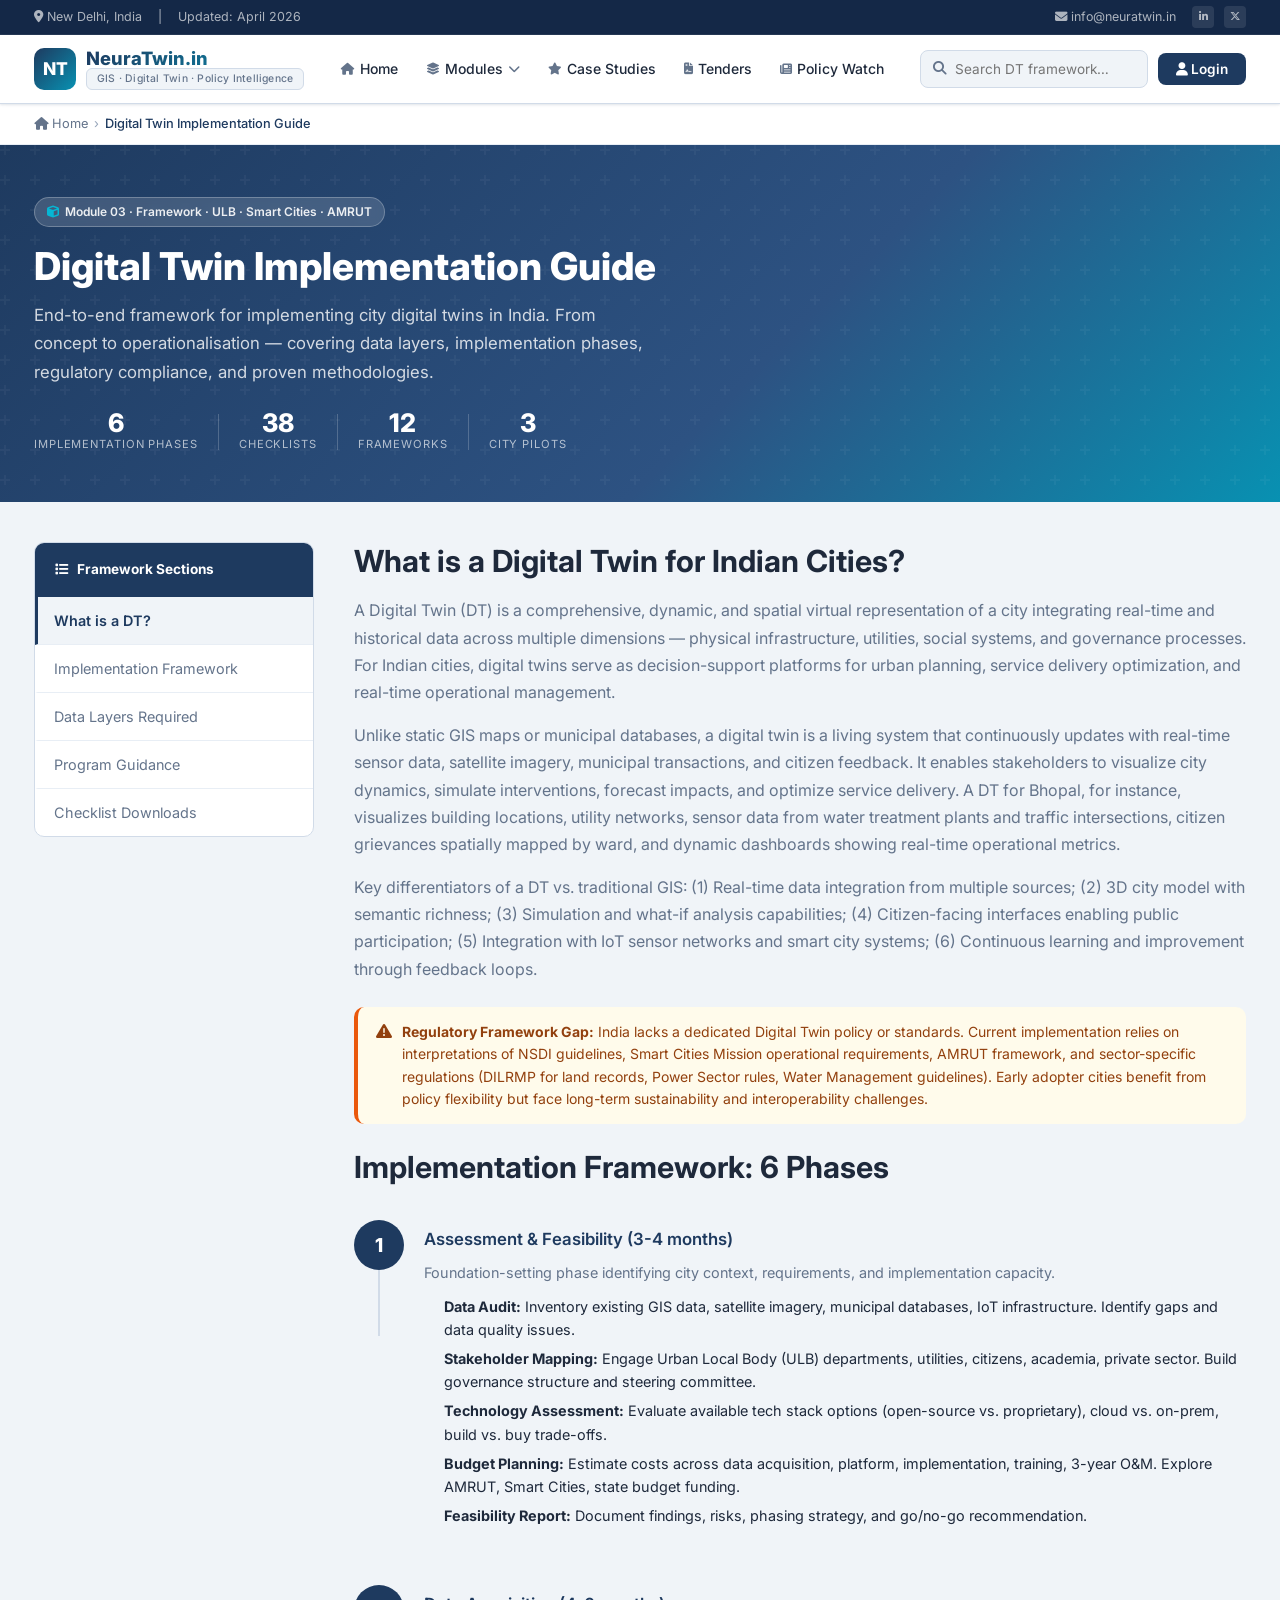
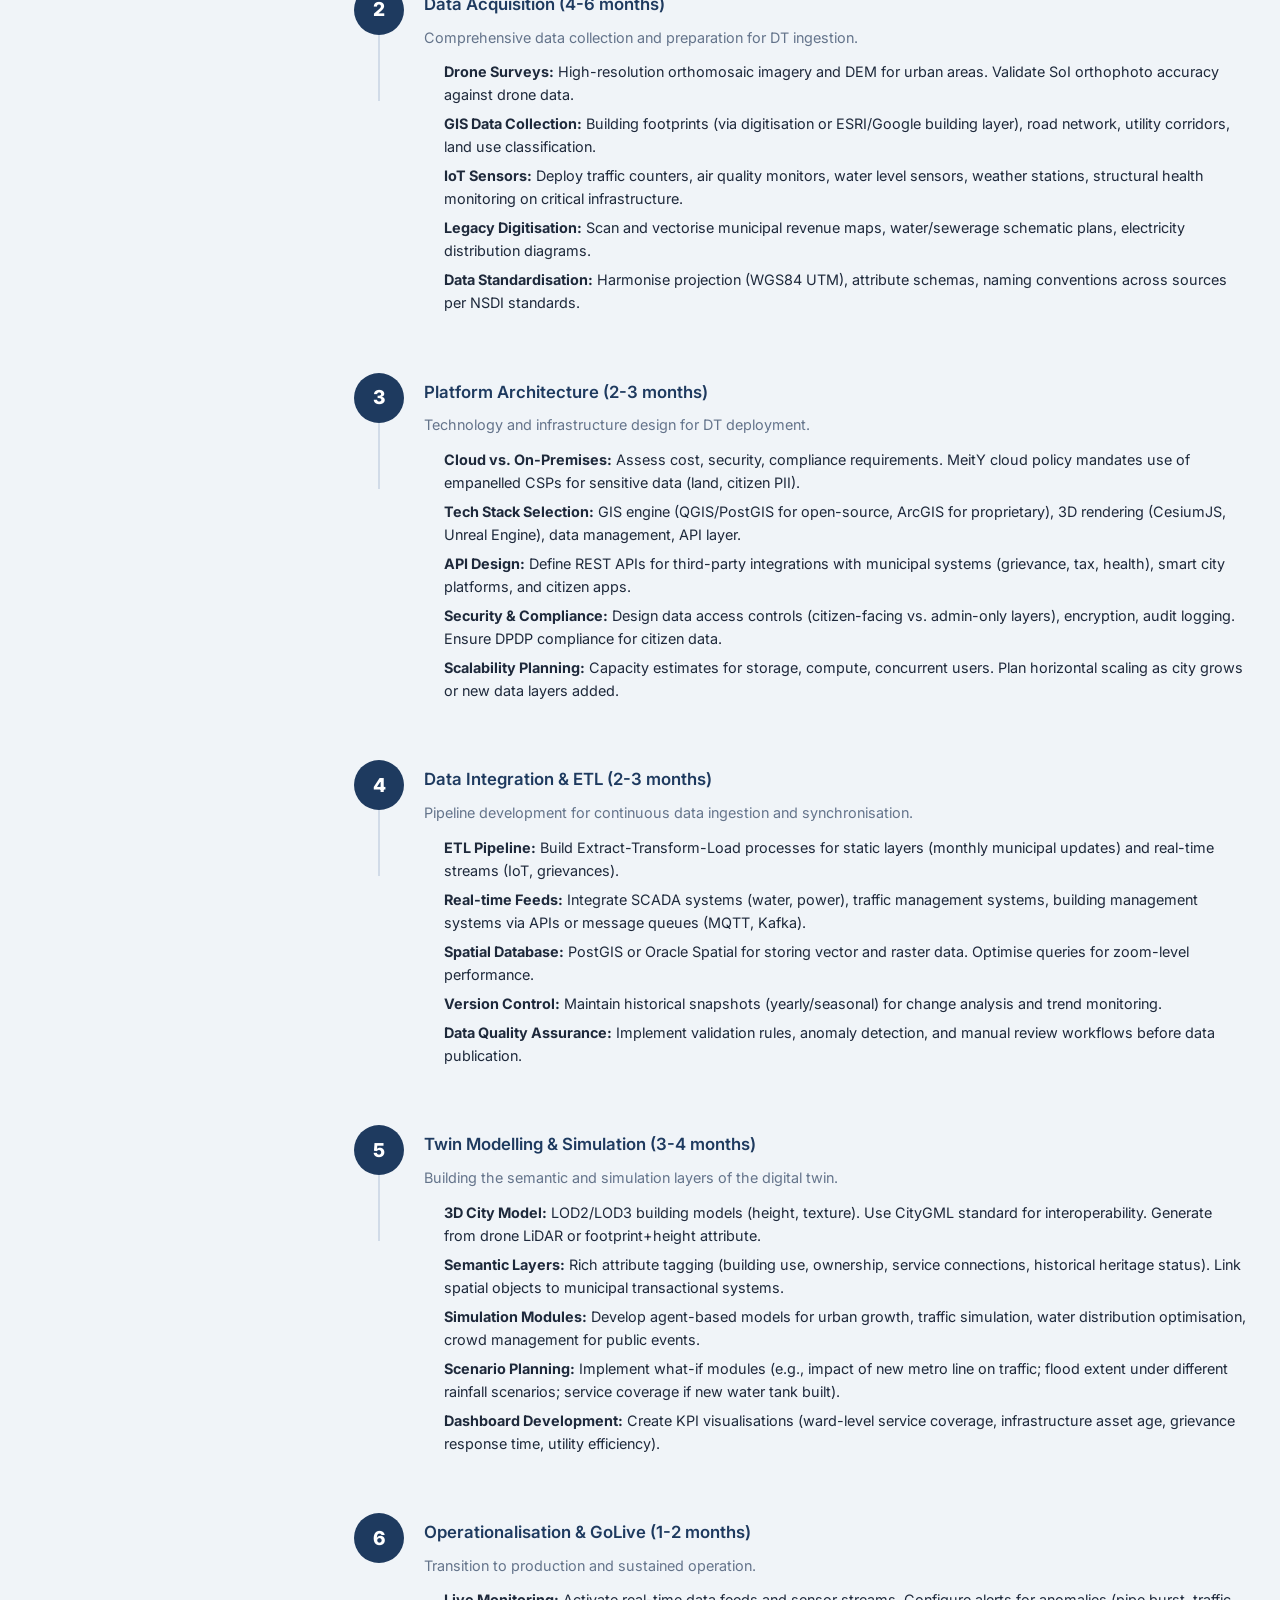
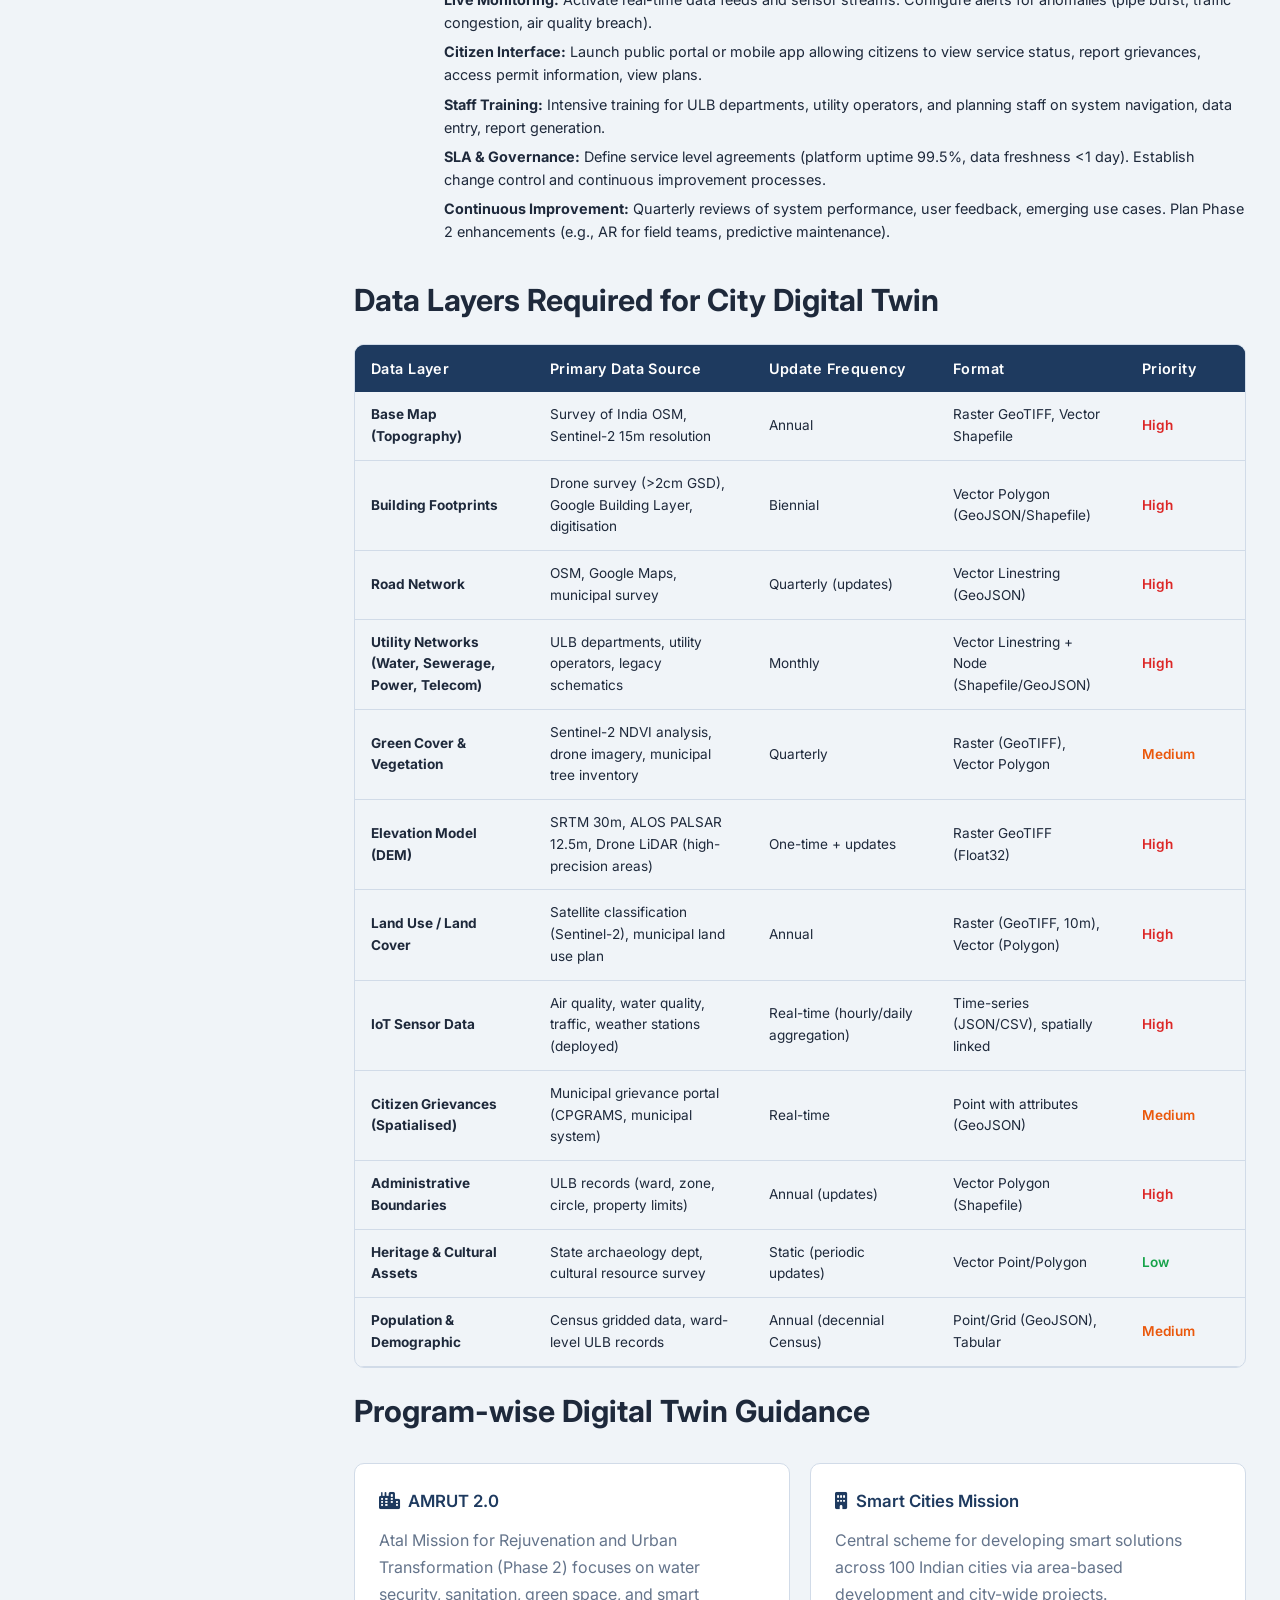
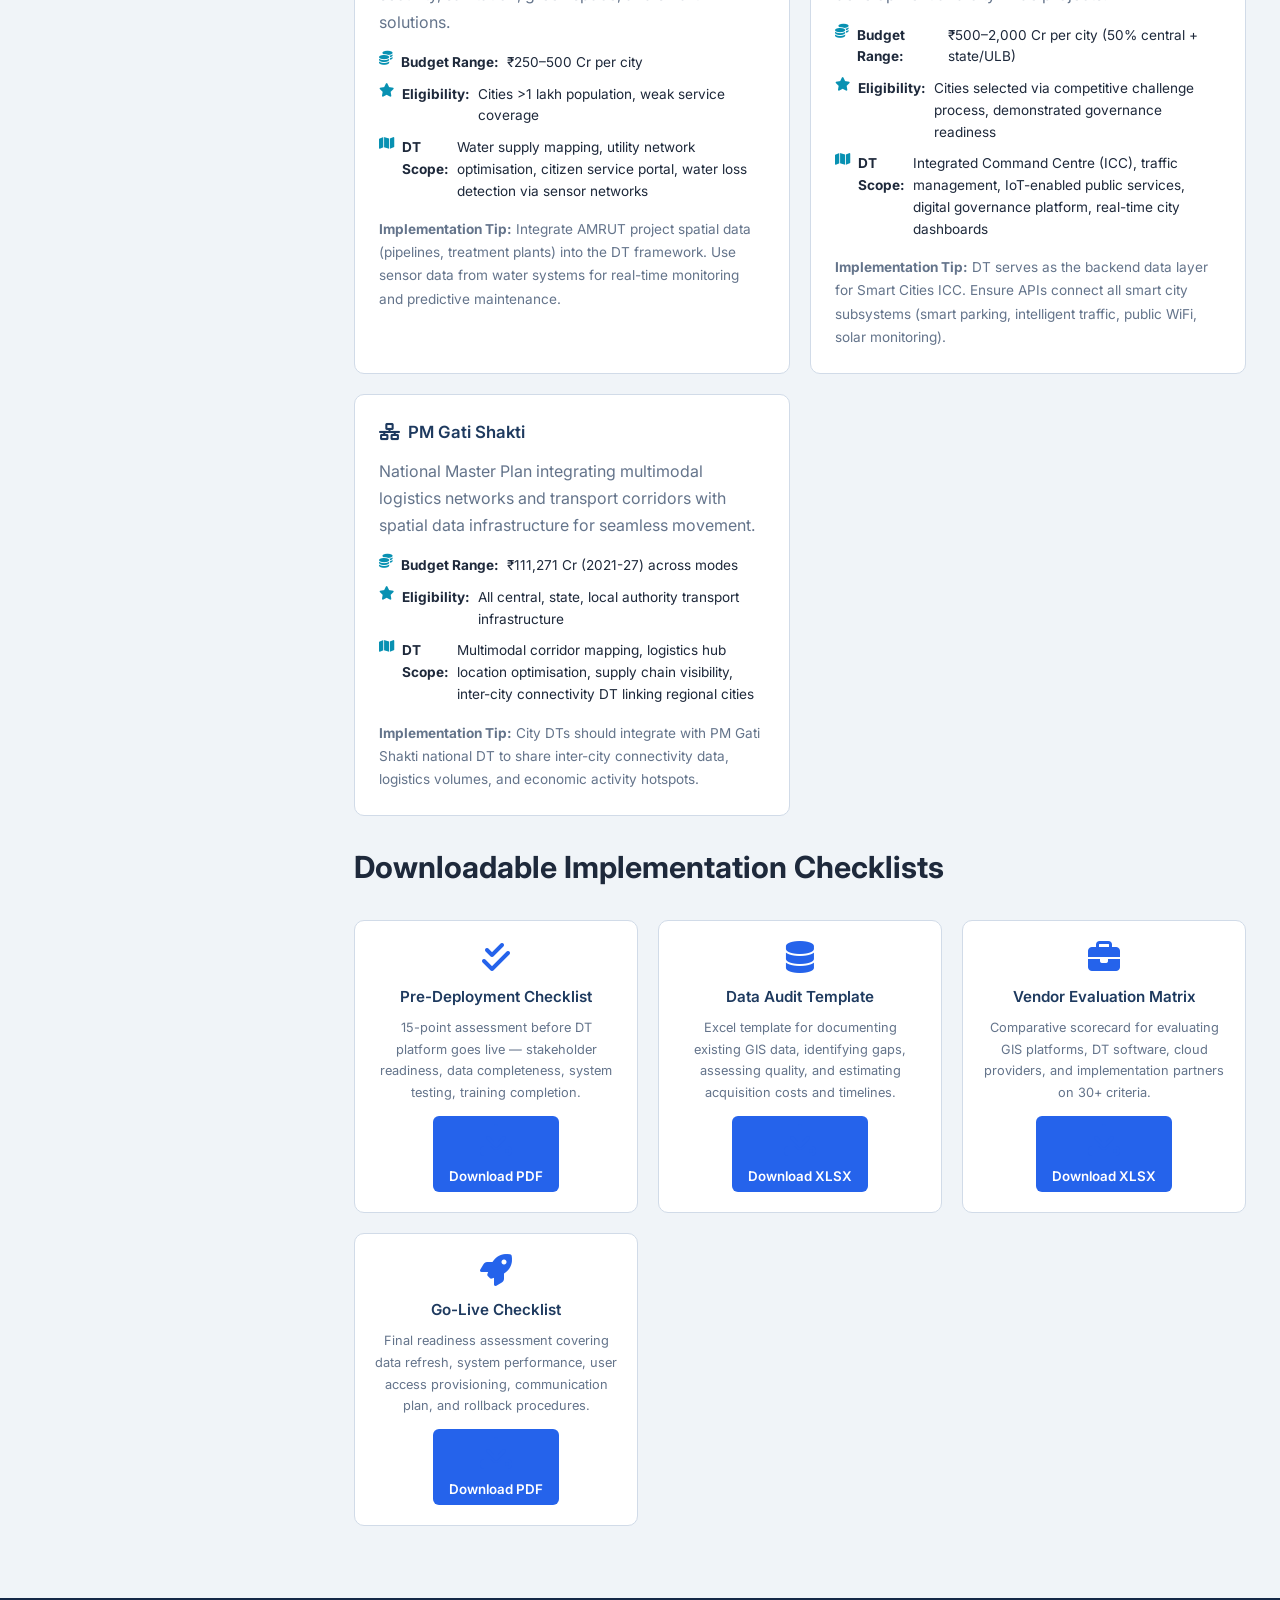
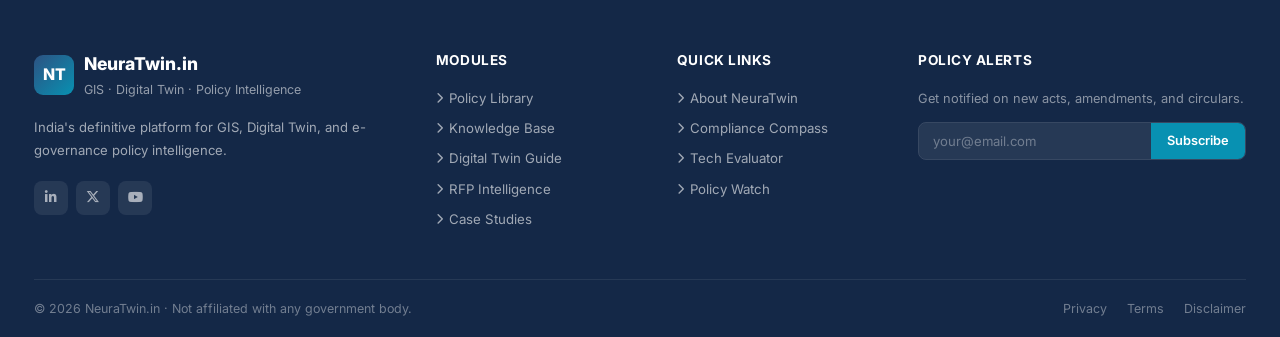
<file: dt-guide.html>
<!DOCTYPE html>
<html lang="en">
<head>
<meta charset="UTF-8"/><meta name="viewport" content="width=device-width, initial-scale=1.0"/>
<title>Digital Twin Implementation Guide — NeuraTwin.in</title>
<link rel="preconnect" href="https://fonts.googleapis.com"/>
<link href="https://fonts.googleapis.com/css2?family=Inter:wght@400;500;600;700;800&display=swap" rel="stylesheet"/>
<link rel="stylesheet" href="https://cdnjs.cloudflare.com/ajax/libs/font-awesome/6.5.0/css/all.min.css"/>
<link rel="stylesheet" href="css/style.css"/>
<style>
.sidebar-nav { display: flex; flex-direction: column; gap: 0; }
.sidebar-nav a { padding: 12px 16px; border-left: 3px solid transparent; color: var(--text-muted); font-size: .9rem; transition: var(--transition); }
.sidebar-nav a:hover, .sidebar-nav a.active { border-left-color: var(--navy); color: var(--navy); background: var(--bg); }
.steps { display: flex; flex-direction: column; gap: 24px; margin: 32px 0; }
.step { display: flex; gap: 20px; }
.step-num { width: 50px; height: 50px; border-radius: 50%; background: var(--navy); color: #fff; display: flex; align-items: center; justify-content: center; font-weight: 800; font-size: 1.2rem; flex-shrink: 0; }
.step-content h4 { color: var(--navy); margin-bottom: 8px; }
.step-content p { font-size: .9rem; margin-bottom: 10px; }
.step-content ul { margin-left: 20px; }
.step-content li { margin-bottom: 6px; font-size: .9rem; }
.table-wrap { overflow-x: auto; margin: 24px 0; }
table { width: 100%; border-collapse: collapse; }
table th { background: var(--navy); color: #fff; padding: 12px 16px; text-align: left; font-weight: 600; font-size: .9rem; }
table td { padding: 12px 16px; border-bottom: 1px solid var(--border); font-size: .85rem; }
table tr:hover { background: var(--bg); }
.priority-high { color: #dc2626; font-weight: 600; }
.priority-medium { color: var(--saffron); font-weight: 600; }
.priority-low { color: var(--green); font-weight: 600; }
.program-cards { display: grid; grid-template-columns: repeat(auto-fit, minmax(300px, 1fr)); gap: 20px; margin: 32px 0; }
.program-card { background: var(--white); border: 1px solid var(--border); border-radius: var(--radius); padding: 24px; }
.program-card h4 { color: var(--navy); margin-bottom: 12px; display: flex; align-items: center; gap: 8px; }
.program-card .program-meta { display: flex; flex-direction: column; gap: 10px; margin: 16px 0; font-size: .85rem; }
.program-meta-item { display: flex; gap: 8px; }
.program-meta-item i { color: var(--teal); }
.download-cards { display: grid; grid-template-columns: repeat(auto-fit, minmax(250px, 1fr)); gap: 20px; margin: 32px 0; }
.download-card { background: var(--white); border: 1px solid var(--border); border-radius: var(--radius); padding: 20px; text-align: center; transition: var(--transition); }
.download-card:hover { border-color: var(--blue); box-shadow: var(--shadow); }
.download-card i { font-size: 2rem; color: var(--blue); margin-bottom: 12px; display: block; }
.download-card h5 { color: var(--navy); margin-bottom: 8px; }
.download-card p { font-size: .8rem; color: var(--text-muted); margin-bottom: 12px; }
.download-card button { background: var(--blue); color: #fff; border: none; padding: 8px 16px; border-radius: 6px; font-weight: 600; }
</style>
</head>
<body>

<!-- Topbar -->
<div class="topbar">
  <div class="container">
    <div class="topbar-left"><span><i class="fa fa-location-dot"></i> New Delhi, India</span><span>|</span><span>Updated: April 2026</span></div>
    <div class="topbar-right"><a href="mailto:info@neuratwin.in"><i class="fa fa-envelope"></i> info@neuratwin.in</a><div class="topbar-social"><a href="#"><i class="fab fa-linkedin-in"></i></a><a href="#"><i class="fab fa-x-twitter"></i></a></div></div>
  </div>
</div>

<!-- Header -->
<header class="site-header">
  <div class="container">
    <div class="header-inner">
      <a href="index.html" class="logo">
        <div class="logo-icon">NT</div>
        <div class="logo-text"><div class="name">NeuraTwin<span style="color:var(--teal)">.in</span></div><div class="tag">GIS · Digital Twin · Policy Intelligence</div></div>
      </a>
      <nav class="main-nav">
        <ul>
          <li><a href="index.html"><i class="fa fa-house"></i> Home</a></li>
          <li class="nav-dropdown"><a href="#"><i class="fa fa-layer-group"></i> Modules <i class="fa fa-chevron-down"></i></a>
            <div class="dropdown-menu">
              <a href="policy-library.html"><i class="fa fa-scale-balanced"></i> Policy & Regulatory Library</a>
              <a href="knowledge-base.html"><i class="fa fa-book-open"></i> Domain Knowledge Base</a>
              <a href="dt-guide.html"><i class="fa fa-cube"></i> Digital Twin Guide</a>
              <a href="rfp-intelligence.html"><i class="fa fa-file-contract"></i> RFP & Tender Intelligence</a>
              <a href="case-studies.html"><i class="fa fa-star"></i> Case Study Repository</a>
              <a href="compliance-compass.html"><i class="fa fa-compass"></i> Compliance Compass</a>
              <a href="tech-evaluator.html"><i class="fa fa-microchip"></i> Tech Stack Evaluator</a>
              <a href="policy-watch.html"><i class="fa fa-newspaper"></i> Policy Watch</a>
            </div>
          </li>
          <li><a href="case-studies.html"><i class="fa fa-star"></i> Case Studies</a></li>
          <li><a href="rfp-intelligence.html"><i class="fa fa-file-contract"></i> Tenders</a></li>
          <li><a href="policy-watch.html"><i class="fa fa-newspaper"></i> Policy Watch</a></li>
        </ul>
      </nav>
      <div class="header-actions">
        <div class="header-search"><i class="fa fa-magnifying-glass"></i><input type="text" placeholder="Search DT framework…"/></div>
        <button class="btn-login"><i class="fa fa-user"></i> Login</button>
        <button class="hamburger"><span></span><span></span><span></span></button>
      </div>
    </div>
  </div>
</header>

<!-- Mobile Nav -->
<div class="mobile-nav">
  <button class="mobile-nav-close"><i class="fa fa-xmark"></i></button>
  <a href="index.html"><i class="fa fa-house"></i> Home</a>
  <a href="policy-library.html"><i class="fa fa-scale-balanced"></i> Policy & Regulatory Library</a>
  <a href="knowledge-base.html"><i class="fa fa-book-open"></i> Domain Knowledge Base</a>
  <a href="dt-guide.html"><i class="fa fa-cube"></i> Digital Twin Guide</a>
  <a href="rfp-intelligence.html"><i class="fa fa-file-contract"></i> RFP & Tender Intelligence</a>
  <a href="case-studies.html"><i class="fa fa-star"></i> Case Studies</a>
  <a href="compliance-compass.html"><i class="fa fa-compass"></i> Compliance Compass</a>
  <a href="tech-evaluator.html"><i class="fa fa-microchip"></i> Tech Stack Evaluator</a>
  <a href="policy-watch.html"><i class="fa fa-newspaper"></i> Policy Watch</a>
</div>

<!-- Breadcrumb -->
<div class="breadcrumb"><div class="container"><ol><li><a href="index.html"><i class="fa fa-house"></i> Home</a></li><li class="current">Digital Twin Implementation Guide</li></ol></div></div>

<!-- Page Hero -->
<div class="page-hero">
  <div class="container">
    <div class="hero-badge"><i class="fa fa-cube"></i> Module 03 · Framework · ULB · Smart Cities · AMRUT</div>
    <h1>Digital Twin Implementation Guide</h1>
    <p>End-to-end framework for implementing city digital twins in India. From concept to operationalisation — covering data layers, implementation phases, regulatory compliance, and proven methodologies.</p>
    <div class="page-hero-meta">
      <div class="hero-stat"><div class="num" data-count="6">6</div><div class="lbl">Implementation Phases</div></div>
      <div class="hero-divider"></div>
      <div class="hero-stat"><div class="num" data-count="38">38</div><div class="lbl">Checklists</div></div>
      <div class="hero-divider"></div>
      <div class="hero-stat"><div class="num" data-count="12">12</div><div class="lbl">Frameworks</div></div>
      <div class="hero-divider"></div>
      <div class="hero-stat"><div class="num" data-count="3">3</div><div class="lbl">City Pilots</div></div>
    </div>
  </div>
</div>

<!-- Main Content -->
<section class="section-sm">
  <div class="container">
    <div style="display: grid; grid-template-columns: 280px 1fr; gap: 40px; align-items: start;">
      <aside class="sidebar">
        <div class="sidebar-header"><i class="fa fa-list"></i> Framework Sections</div>
        <nav class="sidebar-nav">
          <a href="#what-is-dt" class="active">What is a DT?</a>
          <a href="#framework">Implementation Framework</a>
          <a href="#data-layers">Data Layers Required</a>
          <a href="#program-guidance">Program Guidance</a>
          <a href="#downloads">Checklist Downloads</a>
        </nav>
      </aside>

      <main>
        <!-- What is DT -->
        <div id="what-is-dt" class="mb-40">
          <h2>What is a Digital Twin for Indian Cities?</h2>
          <p style="margin-bottom: 16px; margin-top: 16px;">A Digital Twin (DT) is a comprehensive, dynamic, and spatial virtual representation of a city integrating real-time and historical data across multiple dimensions — physical infrastructure, utilities, social systems, and governance processes. For Indian cities, digital twins serve as decision-support platforms for urban planning, service delivery optimization, and real-time operational management.</p>
          <p style="margin-bottom: 16px;">Unlike static GIS maps or municipal databases, a digital twin is a living system that continuously updates with real-time sensor data, satellite imagery, municipal transactions, and citizen feedback. It enables stakeholders to visualize city dynamics, simulate interventions, forecast impacts, and optimize service delivery. A DT for Bhopal, for instance, visualizes building locations, utility networks, sensor data from water treatment plants and traffic intersections, citizen grievances spatially mapped by ward, and dynamic dashboards showing real-time operational metrics.</p>
          <p style="margin-bottom: 24px;">Key differentiators of a DT vs. traditional GIS: (1) Real-time data integration from multiple sources; (2) 3D city model with semantic richness; (3) Simulation and what-if analysis capabilities; (4) Citizen-facing interfaces enabling public participation; (5) Integration with IoT sensor networks and smart city systems; (6) Continuous learning and improvement through feedback loops.</p>

          <div class="alert alert-warn" style="margin-bottom: 24px;"><i class="fa fa-triangle-exclamation"></i><div><strong>Regulatory Framework Gap:</strong> India lacks a dedicated Digital Twin policy or standards. Current implementation relies on interpretations of NSDI guidelines, Smart Cities Mission operational requirements, AMRUT framework, and sector-specific regulations (DILRMP for land records, Power Sector rules, Water Management guidelines). Early adopter cities benefit from policy flexibility but face long-term sustainability and interoperability challenges.</div></div>
        </div>

        <!-- Implementation Framework -->
        <div id="framework" class="mb-40">
          <h2>Implementation Framework: 6 Phases</h2>

          <div class="steps">
            <div class="step">
              <div class="step-num">1</div>
              <div class="step-content">
                <h4>Assessment & Feasibility (3-4 months)</h4>
                <p>Foundation-setting phase identifying city context, requirements, and implementation capacity.</p>
                <ul>
                  <li><strong>Data Audit:</strong> Inventory existing GIS data, satellite imagery, municipal databases, IoT infrastructure. Identify gaps and data quality issues.</li>
                  <li><strong>Stakeholder Mapping:</strong> Engage Urban Local Body (ULB) departments, utilities, citizens, academia, private sector. Build governance structure and steering committee.</li>
                  <li><strong>Technology Assessment:</strong> Evaluate available tech stack options (open-source vs. proprietary), cloud vs. on-prem, build vs. buy trade-offs.</li>
                  <li><strong>Budget Planning:</strong> Estimate costs across data acquisition, platform, implementation, training, 3-year O&M. Explore AMRUT, Smart Cities, state budget funding.</li>
                  <li><strong>Feasibility Report:</strong> Document findings, risks, phasing strategy, and go/no-go recommendation.</li>
                </ul>
              </div>
            </div>

            <div class="step">
              <div class="step-num">2</div>
              <div class="step-content">
                <h4>Data Acquisition (4-6 months)</h4>
                <p>Comprehensive data collection and preparation for DT ingestion.</p>
                <ul>
                  <li><strong>Drone Surveys:</strong> High-resolution orthomosaic imagery and DEM for urban areas. Validate SoI orthophoto accuracy against drone data.</li>
                  <li><strong>GIS Data Collection:</strong> Building footprints (via digitisation or ESRI/Google building layer), road network, utility corridors, land use classification.</li>
                  <li><strong>IoT Sensors:</strong> Deploy traffic counters, air quality monitors, water level sensors, weather stations, structural health monitoring on critical infrastructure.</li>
                  <li><strong>Legacy Digitisation:</strong> Scan and vectorise municipal revenue maps, water/sewerage schematic plans, electricity distribution diagrams.</li>
                  <li><strong>Data Standardisation:</strong> Harmonise projection (WGS84 UTM), attribute schemas, naming conventions across sources per NSDI standards.</li>
                </ul>
              </div>
            </div>

            <div class="step">
              <div class="step-num">3</div>
              <div class="step-content">
                <h4>Platform Architecture (2-3 months)</h4>
                <p>Technology and infrastructure design for DT deployment.</p>
                <ul>
                  <li><strong>Cloud vs. On-Premises:</strong> Assess cost, security, compliance requirements. MeitY cloud policy mandates use of empanelled CSPs for sensitive data (land, citizen PII).</li>
                  <li><strong>Tech Stack Selection:</strong> GIS engine (QGIS/PostGIS for open-source, ArcGIS for proprietary), 3D rendering (CesiumJS, Unreal Engine), data management, API layer.</li>
                  <li><strong>API Design:</strong> Define REST APIs for third-party integrations with municipal systems (grievance, tax, health), smart city platforms, and citizen apps.</li>
                  <li><strong>Security & Compliance:</strong> Design data access controls (citizen-facing vs. admin-only layers), encryption, audit logging. Ensure DPDP compliance for citizen data.</li>
                  <li><strong>Scalability Planning:</strong> Capacity estimates for storage, compute, concurrent users. Plan horizontal scaling as city grows or new data layers added.</li>
                </ul>
              </div>
            </div>

            <div class="step">
              <div class="step-num">4</div>
              <div class="step-content">
                <h4>Data Integration & ETL (2-3 months)</h4>
                <p>Pipeline development for continuous data ingestion and synchronisation.</p>
                <ul>
                  <li><strong>ETL Pipeline:</strong> Build Extract-Transform-Load processes for static layers (monthly municipal updates) and real-time streams (IoT, grievances).</li>
                  <li><strong>Real-time Feeds:</strong> Integrate SCADA systems (water, power), traffic management systems, building management systems via APIs or message queues (MQTT, Kafka).</li>
                  <li><strong>Spatial Database:</strong> PostGIS or Oracle Spatial for storing vector and raster data. Optimise queries for zoom-level performance.</li>
                  <li><strong>Version Control:</strong> Maintain historical snapshots (yearly/seasonal) for change analysis and trend monitoring.</li>
                  <li><strong>Data Quality Assurance:</strong> Implement validation rules, anomaly detection, and manual review workflows before data publication.</li>
                </ul>
              </div>
            </div>

            <div class="step">
              <div class="step-num">5</div>
              <div class="step-content">
                <h4>Twin Modelling & Simulation (3-4 months)</h4>
                <p>Building the semantic and simulation layers of the digital twin.</p>
                <ul>
                  <li><strong>3D City Model:</strong> LOD2/LOD3 building models (height, texture). Use CityGML standard for interoperability. Generate from drone LiDAR or footprint+height attribute.</li>
                  <li><strong>Semantic Layers:</strong> Rich attribute tagging (building use, ownership, service connections, historical heritage status). Link spatial objects to municipal transactional systems.</li>
                  <li><strong>Simulation Modules:</strong> Develop agent-based models for urban growth, traffic simulation, water distribution optimisation, crowd management for public events.</li>
                  <li><strong>Scenario Planning:</strong> Implement what-if modules (e.g., impact of new metro line on traffic; flood extent under different rainfall scenarios; service coverage if new water tank built).</li>
                  <li><strong>Dashboard Development:</strong> Create KPI visualisations (ward-level service coverage, infrastructure asset age, grievance response time, utility efficiency).</li>
                </ul>
              </div>
            </div>

            <div class="step">
              <div class="step-num">6</div>
              <div class="step-content">
                <h4>Operationalisation & GoLive (1-2 months)</h4>
                <p>Transition to production and sustained operation.</p>
                <ul>
                  <li><strong>Live Monitoring:</strong> Activate real-time data feeds and sensor streams. Configure alerts for anomalies (pipe burst, traffic congestion, air quality breach).</li>
                  <li><strong>Citizen Interface:</strong> Launch public portal or mobile app allowing citizens to view service status, report grievances, access permit information, view plans.</li>
                  <li><strong>Staff Training:</strong> Intensive training for ULB departments, utility operators, and planning staff on system navigation, data entry, report generation.</li>
                  <li><strong>SLA & Governance:</strong> Define service level agreements (platform uptime 99.5%, data freshness <1 day). Establish change control and continuous improvement processes.</li>
                  <li><strong>Continuous Improvement:</strong> Quarterly reviews of system performance, user feedback, emerging use cases. Plan Phase 2 enhancements (e.g., AR for field teams, predictive maintenance).</li>
                </ul>
              </div>
            </div>
          </div>
        </div>

        <!-- Data Layers -->
        <div id="data-layers" class="mb-40">
          <h2>Data Layers Required for City Digital Twin</h2>
          <div class="table-wrap">
            <table>
              <thead>
                <tr>
                  <th style="width: 18%;">Data Layer</th>
                  <th style="width: 22%;">Primary Data Source</th>
                  <th style="width: 15%;">Update Frequency</th>
                  <th style="width: 18%;">Format</th>
                  <th style="width: 12%;">Priority</th>
                </tr>
              </thead>
              <tbody>
                <tr>
                  <td><strong>Base Map (Topography)</strong></td>
                  <td>Survey of India OSM, Sentinel-2 15m resolution</td>
                  <td>Annual</td>
                  <td>Raster GeoTIFF, Vector Shapefile</td>
                  <td><span class="priority-high">High</span></td>
                </tr>
                <tr>
                  <td><strong>Building Footprints</strong></td>
                  <td>Drone survey (>2cm GSD), Google Building Layer, digitisation</td>
                  <td>Biennial</td>
                  <td>Vector Polygon (GeoJSON/Shapefile)</td>
                  <td><span class="priority-high">High</span></td>
                </tr>
                <tr>
                  <td><strong>Road Network</strong></td>
                  <td>OSM, Google Maps, municipal survey</td>
                  <td>Quarterly (updates)</td>
                  <td>Vector Linestring (GeoJSON)</td>
                  <td><span class="priority-high">High</span></td>
                </tr>
                <tr>
                  <td><strong>Utility Networks (Water, Sewerage, Power, Telecom)</strong></td>
                  <td>ULB departments, utility operators, legacy schematics</td>
                  <td>Monthly</td>
                  <td>Vector Linestring + Node (Shapefile/GeoJSON)</td>
                  <td><span class="priority-high">High</span></td>
                </tr>
                <tr>
                  <td><strong>Green Cover & Vegetation</strong></td>
                  <td>Sentinel-2 NDVI analysis, drone imagery, municipal tree inventory</td>
                  <td>Quarterly</td>
                  <td>Raster (GeoTIFF), Vector Polygon</td>
                  <td><span class="priority-medium">Medium</span></td>
                </tr>
                <tr>
                  <td><strong>Elevation Model (DEM)</strong></td>
                  <td>SRTM 30m, ALOS PALSAR 12.5m, Drone LiDAR (high-precision areas)</td>
                  <td>One-time + updates</td>
                  <td>Raster GeoTIFF (Float32)</td>
                  <td><span class="priority-high">High</span></td>
                </tr>
                <tr>
                  <td><strong>Land Use / Land Cover</strong></td>
                  <td>Satellite classification (Sentinel-2), municipal land use plan</td>
                  <td>Annual</td>
                  <td>Raster (GeoTIFF, 10m), Vector (Polygon)</td>
                  <td><span class="priority-high">High</span></td>
                </tr>
                <tr>
                  <td><strong>IoT Sensor Data</strong></td>
                  <td>Air quality, water quality, traffic, weather stations (deployed)</td>
                  <td>Real-time (hourly/daily aggregation)</td>
                  <td>Time-series (JSON/CSV), spatially linked</td>
                  <td><span class="priority-high">High</span></td>
                </tr>
                <tr>
                  <td><strong>Citizen Grievances (Spatialised)</strong></td>
                  <td>Municipal grievance portal (CPGRAMS, municipal system)</td>
                  <td>Real-time</td>
                  <td>Point with attributes (GeoJSON)</td>
                  <td><span class="priority-medium">Medium</span></td>
                </tr>
                <tr>
                  <td><strong>Administrative Boundaries</strong></td>
                  <td>ULB records (ward, zone, circle, property limits)</td>
                  <td>Annual (updates)</td>
                  <td>Vector Polygon (Shapefile)</td>
                  <td><span class="priority-high">High</span></td>
                </tr>
                <tr>
                  <td><strong>Heritage & Cultural Assets</strong></td>
                  <td>State archaeology dept, cultural resource survey</td>
                  <td>Static (periodic updates)</td>
                  <td>Vector Point/Polygon</td>
                  <td><span class="priority-low">Low</span></td>
                </tr>
                <tr>
                  <td><strong>Population & Demographic</strong></td>
                  <td>Census gridded data, ward-level ULB records</td>
                  <td>Annual (decennial Census)</td>
                  <td>Point/Grid (GeoJSON), Tabular</td>
                  <td><span class="priority-medium">Medium</span></td>
                </tr>
              </tbody>
            </table>
          </div>
        </div>

        <!-- Program Guidance -->
        <div id="program-guidance" class="mb-40">
          <h2>Program-wise Digital Twin Guidance</h2>
          <div class="program-cards">
            <div class="program-card">
              <h4><i class="fa fa-city"></i> AMRUT 2.0</h4>
              <p>Atal Mission for Rejuvenation and Urban Transformation (Phase 2) focuses on water security, sanitation, green space, and smart solutions.</p>
              <div class="program-meta">
                <div class="program-meta-item"><i class="fa fa-coins"></i> <strong>Budget Range:</strong> ₹250–500 Cr per city</div>
                <div class="program-meta-item"><i class="fa fa-star"></i> <strong>Eligibility:</strong> Cities >1 lakh population, weak service coverage</div>
                <div class="program-meta-item"><i class="fa fa-map"></i> <strong>DT Scope:</strong> Water supply mapping, utility network optimisation, citizen service portal, water loss detection via sensor networks</div>
              </div>
              <p style="font-size: .85rem; color: var(--text-muted); margin-top: 12px;"><strong>Implementation Tip:</strong> Integrate AMRUT project spatial data (pipelines, treatment plants) into the DT framework. Use sensor data from water systems for real-time monitoring and predictive maintenance.</p>
            </div>

            <div class="program-card">
              <h4><i class="fa fa-building"></i> Smart Cities Mission</h4>
              <p>Central scheme for developing smart solutions across 100 Indian cities via area-based development and city-wide projects.</p>
              <div class="program-meta">
                <div class="program-meta-item"><i class="fa fa-coins"></i> <strong>Budget Range:</strong> ₹500–2,000 Cr per city (50% central + state/ULB)</div>
                <div class="program-meta-item"><i class="fa fa-star"></i> <strong>Eligibility:</strong> Cities selected via competitive challenge process, demonstrated governance readiness</div>
                <div class="program-meta-item"><i class="fa fa-map"></i> <strong>DT Scope:</strong> Integrated Command Centre (ICC), traffic management, IoT-enabled public services, digital governance platform, real-time city dashboards</div>
              </div>
              <p style="font-size: .85rem; color: var(--text-muted); margin-top: 12px;"><strong>Implementation Tip:</strong> DT serves as the backend data layer for Smart Cities ICC. Ensure APIs connect all smart city subsystems (smart parking, intelligent traffic, public WiFi, solar monitoring).</p>
            </div>

            <div class="program-card">
              <h4><i class="fa fa-network-wired"></i> PM Gati Shakti</h4>
              <p>National Master Plan integrating multimodal logistics networks and transport corridors with spatial data infrastructure for seamless movement.</p>
              <div class="program-meta">
                <div class="program-meta-item"><i class="fa fa-coins"></i> <strong>Budget Range:</strong> ₹111,271 Cr (2021-27) across modes</div>
                <div class="program-meta-item"><i class="fa fa-star"></i> <strong>Eligibility:</strong> All central, state, local authority transport infrastructure</div>
                <div class="program-meta-item"><i class="fa fa-map"></i> <strong>DT Scope:</strong> Multimodal corridor mapping, logistics hub location optimisation, supply chain visibility, inter-city connectivity DT linking regional cities</div>
              </div>
              <p style="font-size: .85rem; color: var(--text-muted); margin-top: 12px;"><strong>Implementation Tip:</strong> City DTs should integrate with PM Gati Shakti national DT to share inter-city connectivity data, logistics volumes, and economic activity hotspots.</p>
            </div>
          </div>
        </div>

        <!-- Checklist Downloads -->
        <div id="downloads" class="mb-40">
          <h2>Downloadable Implementation Checklists</h2>
          <div class="download-cards">
            <div class="download-card">
              <i class="fa fa-check-double"></i>
              <h5>Pre-Deployment Checklist</h5>
              <p>15-point assessment before DT platform goes live — stakeholder readiness, data completeness, system testing, training completion.</p>
              <button><i class="fa fa-download"></i> Download PDF</button>
            </div>
            <div class="download-card">
              <i class="fa fa-database"></i>
              <h5>Data Audit Template</h5>
              <p>Excel template for documenting existing GIS data, identifying gaps, assessing quality, and estimating acquisition costs and timelines.</p>
              <button><i class="fa fa-download"></i> Download XLSX</button>
            </div>
            <div class="download-card">
              <i class="fa fa-briefcase"></i>
              <h5>Vendor Evaluation Matrix</h5>
              <p>Comparative scorecard for evaluating GIS platforms, DT software, cloud providers, and implementation partners on 30+ criteria.</p>
              <button><i class="fa fa-download"></i> Download XLSX</button>
            </div>
            <div class="download-card">
              <i class="fa fa-rocket"></i>
              <h5>Go-Live Checklist</h5>
              <p>Final readiness assessment covering data refresh, system performance, user access provisioning, communication plan, and rollback procedures.</p>
              <button><i class="fa fa-download"></i> Download PDF</button>
            </div>
          </div>
        </div>

      </main>
    </div>
  </div>
</section>

<!-- Footer -->
<footer class="site-footer">
  <div class="footer-top"><div class="container"><div class="footer-grid">
    <div class="footer-brand">
      <div class="logo-wrap"><div class="logo-icon" style="width:40px;height:40px;background:linear-gradient(135deg,#2d5282,#0891b2);border-radius:9px;display:flex;align-items:center;justify-content:center;color:#fff;font-weight:800;font-size:1rem;">NT</div><div><div class="site-name">NeuraTwin.in</div><div class="tagline">GIS · Digital Twin · Policy Intelligence</div></div></div>
      <p>India's definitive platform for GIS, Digital Twin, and e-governance policy intelligence.</p>
      <div class="footer-social"><a href="#"><i class="fab fa-linkedin-in"></i></a><a href="#"><i class="fab fa-x-twitter"></i></a><a href="#"><i class="fab fa-youtube"></i></a></div>
    </div>
    <div class="footer-col"><h5>Modules</h5><ul>
      <li><a href="policy-library.html"><i class="fa fa-chevron-right"></i> Policy Library</a></li>
      <li><a href="knowledge-base.html"><i class="fa fa-chevron-right"></i> Knowledge Base</a></li>
      <li><a href="dt-guide.html"><i class="fa fa-chevron-right"></i> Digital Twin Guide</a></li>
      <li><a href="rfp-intelligence.html"><i class="fa fa-chevron-right"></i> RFP Intelligence</a></li>
      <li><a href="case-studies.html"><i class="fa fa-chevron-right"></i> Case Studies</a></li>
    </ul></div>
    <div class="footer-col"><h5>Quick Links</h5><ul>
      <li><a href="#"><i class="fa fa-chevron-right"></i> About NeuraTwin</a></li>
      <li><a href="compliance-compass.html"><i class="fa fa-chevron-right"></i> Compliance Compass</a></li>
      <li><a href="tech-evaluator.html"><i class="fa fa-chevron-right"></i> Tech Evaluator</a></li>
      <li><a href="policy-watch.html"><i class="fa fa-chevron-right"></i> Policy Watch</a></li>
    </ul></div>
    <div class="footer-col"><h5>Policy Alerts</h5><p style="font-size:.8rem;color:rgba(255,255,255,.5);margin-bottom:12px;">Get notified on new acts, amendments, and circulars.</p><div class="newsletter-form"><input type="email" placeholder="your@email.com"/><button>Subscribe</button></div></div>
  </div></div></div>
  <div class="container"><div class="footer-bottom"><p>© 2026 NeuraTwin.in · Not affiliated with any government body.</p><div class="footer-bottom-links"><a href="#">Privacy</a><a href="#">Terms</a><a href="#">Disclaimer</a></div></div></div>
</footer>

<button class="back-top"><i class="fa fa-arrow-up"></i></button>
<script src="js/main.js"></script>
<script>
document.querySelectorAll('.sidebar-nav a').forEach(link => {
  link.addEventListener('click', function(e) {
    document.querySelectorAll('.sidebar-nav a').forEach(l => l.classList.remove('active'));
    this.classList.add('active');
  });
});
</script>
</body>
</html>
</file>
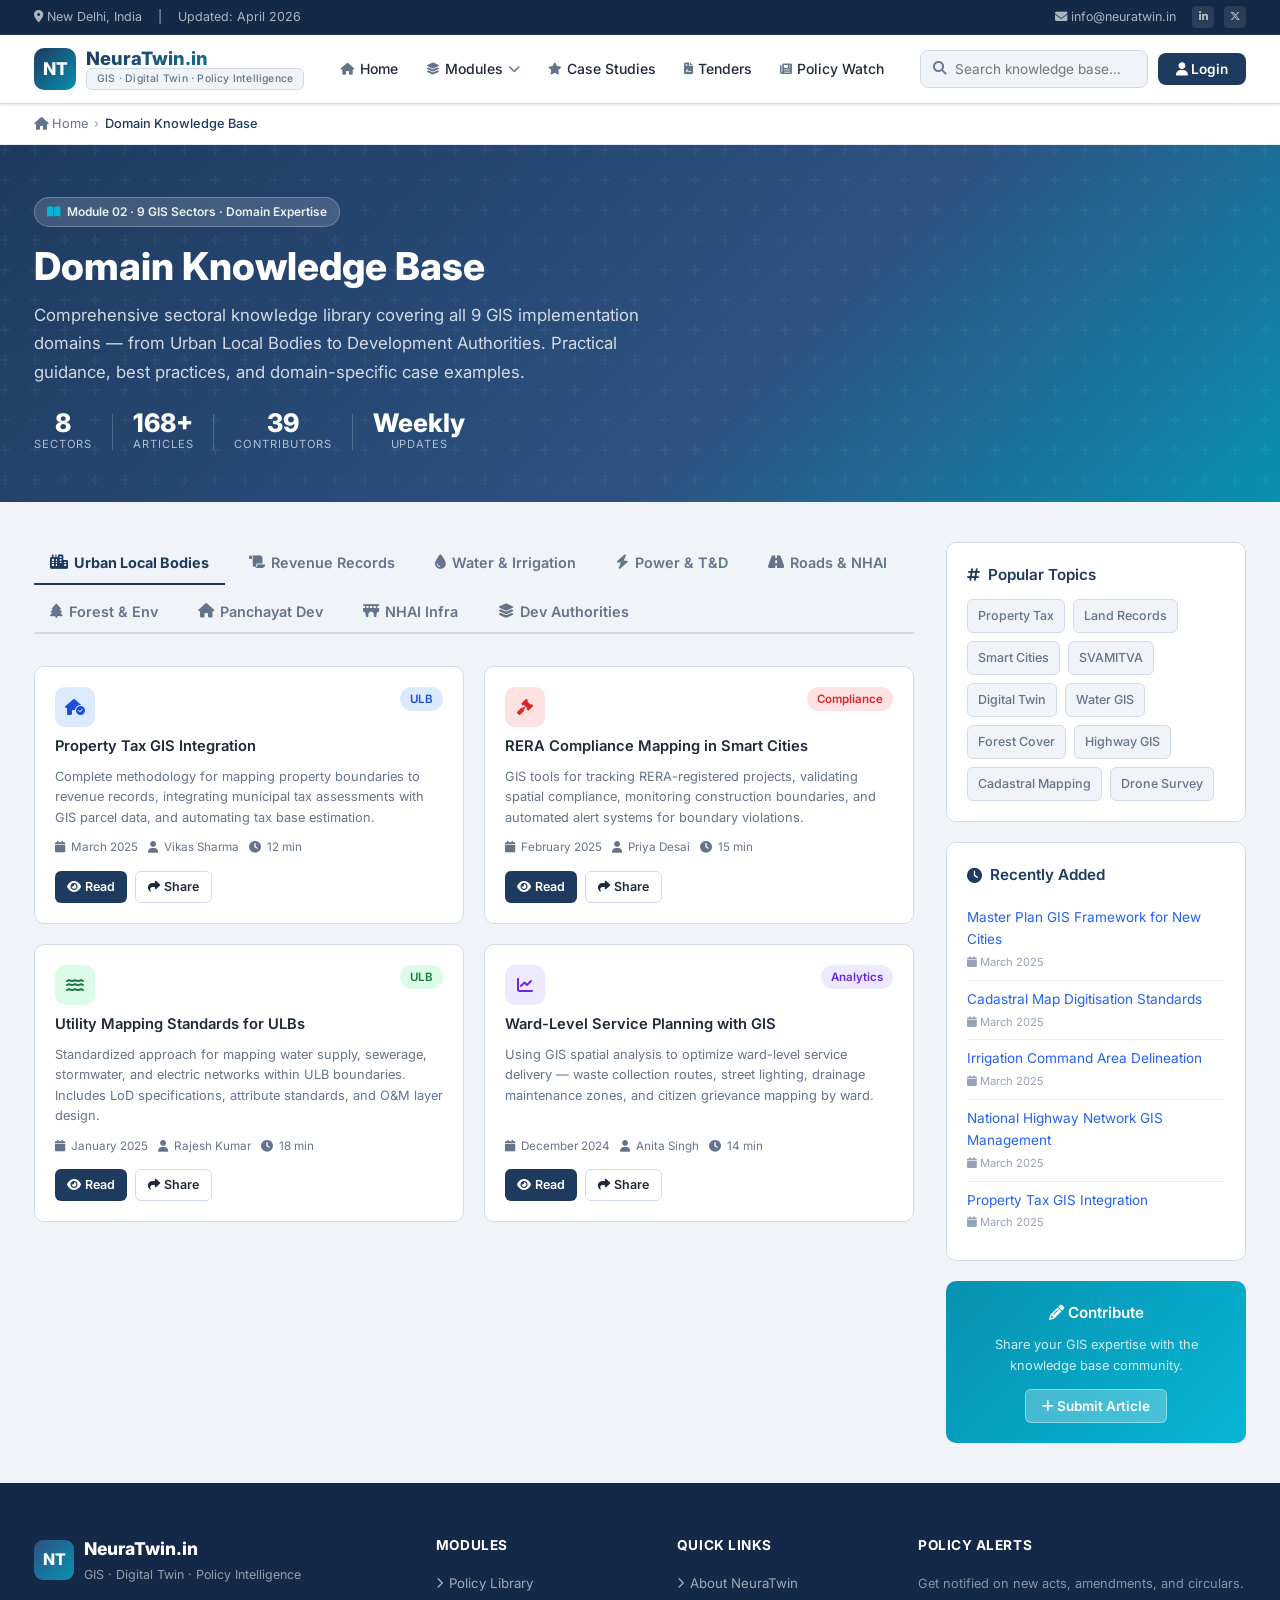
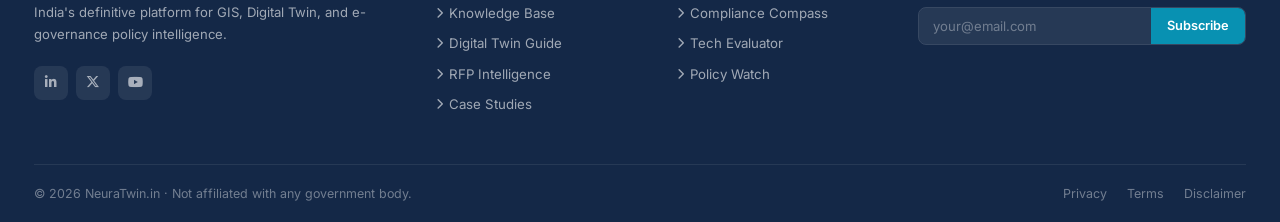
<file: knowledge-base.html>
<!DOCTYPE html>
<html lang="en">
<head>
<meta charset="UTF-8"/><meta name="viewport" content="width=device-width, initial-scale=1.0"/>
<title>Domain Knowledge Base — NeuraTwin.in</title>
<link rel="preconnect" href="https://fonts.googleapis.com"/>
<link href="https://fonts.googleapis.com/css2?family=Inter:wght@400;500;600;700;800&display=swap" rel="stylesheet"/>
<link rel="stylesheet" href="https://cdnjs.cloudflare.com/ajax/libs/font-awesome/6.5.0/css/all.min.css"/>
<link rel="stylesheet" href="css/style.css"/>
<style>
.doc-grid { display: grid; grid-template-columns: repeat(auto-fill,minmax(320px,1fr)); gap: 20px; }
.doc-card { background: var(--white); border: 1px solid var(--border); border-radius: var(--radius); padding: 20px; transition: var(--transition); display: flex; flex-direction: column; gap: 10px; }
.doc-card:hover { box-shadow: var(--shadow); border-color: var(--blue-light); transform: translateY(-2px); }
.doc-card-top { display: flex; align-items: flex-start; justify-content: space-between; gap: 10px; }
.doc-icon { width: 40px; height: 40px; border-radius: 10px; display: flex; align-items: center; justify-content: center; font-size: 1rem; flex-shrink: 0; }
.doc-card h4 { font-size: .92rem; color: var(--text); line-height: 1.35; }
.doc-card p { font-size: .8rem; color: var(--text-muted); line-height: 1.6; flex: 1; }
.doc-meta { display: flex; align-items: center; gap: 10px; font-size: .73rem; color: var(--text-muted); flex-wrap: wrap; }
.doc-meta i { margin-right: 3px; }
.doc-actions { display: flex; gap: 8px; margin-top: 4px; }
.doc-actions a { font-size: .78rem; font-weight: 600; padding: 5px 12px; border-radius: 6px; display: flex; align-items: center; gap: 4px; }
.tabs { display: flex; gap: 8px; margin-bottom: 32px; flex-wrap: wrap; border-bottom: 2px solid var(--border); }
.tab-btn { padding: 12px 16px; border: none; background: none; color: var(--text-muted); font-size: .9rem; font-weight: 600; cursor: pointer; transition: var(--transition); border-bottom: 2px solid transparent; margin-bottom: -2px; }
.tab-btn:hover { color: var(--blue); }
.tab-btn.active { color: var(--navy); border-bottom-color: var(--navy); }
.tab-pane { display: none; }
.tab-pane.active { display: block; }
.sidebar-right { width: 300px; }
.sidebar-widget { background: var(--white); border: 1px solid var(--border); border-radius: var(--radius); padding: 20px; margin-bottom: 20px; }
.sidebar-widget h5 { color: var(--navy); margin-bottom: 12px; display: flex; align-items: center; gap: 8px; }
.tag-cloud { display: flex; flex-wrap: wrap; gap: 8px; }
.tag-cloud .tag { background: var(--bg); padding: 6px 10px; border-radius: 6px; font-size: .78rem; color: var(--text-muted); cursor: pointer; transition: var(--transition); }
.tag-cloud .tag:hover { background: var(--navy); color: #fff; }
.recent-list { list-style: none; }
.recent-list li { padding: 8px 0; border-bottom: 1px solid var(--border-lt); }
.recent-list li:last-child { border-bottom: none; }
.recent-list a { font-size: .85rem; color: var(--blue); display: block; margin-bottom: 3px; }
.recent-list .date { font-size: .7rem; color: var(--text-light); }
.cta-card { background: linear-gradient(135deg,var(--teal),var(--teal-light)); color: #fff; padding: 20px; border-radius: var(--radius); text-align: center; }
.cta-card h5 { color: #fff; margin-bottom: 8px; }
.cta-card p { color: rgba(255,255,255,.8); font-size: .8rem; margin-bottom: 12px; }
.cta-card button { background: rgba(255,255,255,.25); color: #fff; border: 1px solid rgba(255,255,255,.4); padding: 8px 16px; border-radius: 6px; font-weight: 600; font-size: .85rem; }
.cta-card button:hover { background: rgba(255,255,255,.35); }
</style>
</head>
<body>

<!-- Topbar -->
<div class="topbar">
  <div class="container">
    <div class="topbar-left"><span><i class="fa fa-location-dot"></i> New Delhi, India</span><span>|</span><span>Updated: April 2026</span></div>
    <div class="topbar-right"><a href="mailto:info@neuratwin.in"><i class="fa fa-envelope"></i> info@neuratwin.in</a><div class="topbar-social"><a href="#"><i class="fab fa-linkedin-in"></i></a><a href="#"><i class="fab fa-x-twitter"></i></a></div></div>
  </div>
</div>

<!-- Header -->
<header class="site-header">
  <div class="container">
    <div class="header-inner">
      <a href="index.html" class="logo">
        <div class="logo-icon">NT</div>
        <div class="logo-text"><div class="name">NeuraTwin<span style="color:var(--teal)">.in</span></div><div class="tag">GIS · Digital Twin · Policy Intelligence</div></div>
      </a>
      <nav class="main-nav">
        <ul>
          <li><a href="index.html"><i class="fa fa-house"></i> Home</a></li>
          <li class="nav-dropdown"><a href="#"><i class="fa fa-layer-group"></i> Modules <i class="fa fa-chevron-down"></i></a>
            <div class="dropdown-menu">
              <a href="policy-library.html"><i class="fa fa-scale-balanced"></i> Policy & Regulatory Library</a>
              <a href="knowledge-base.html"><i class="fa fa-book-open"></i> Domain Knowledge Base</a>
              <a href="dt-guide.html"><i class="fa fa-cube"></i> Digital Twin Guide</a>
              <a href="rfp-intelligence.html"><i class="fa fa-file-contract"></i> RFP & Tender Intelligence</a>
              <a href="case-studies.html"><i class="fa fa-star"></i> Case Study Repository</a>
              <a href="compliance-compass.html"><i class="fa fa-compass"></i> Compliance Compass</a>
              <a href="tech-evaluator.html"><i class="fa fa-microchip"></i> Tech Stack Evaluator</a>
              <a href="policy-watch.html"><i class="fa fa-newspaper"></i> Policy Watch</a>
            </div>
          </li>
          <li><a href="case-studies.html"><i class="fa fa-star"></i> Case Studies</a></li>
          <li><a href="rfp-intelligence.html"><i class="fa fa-file-contract"></i> Tenders</a></li>
          <li><a href="policy-watch.html"><i class="fa fa-newspaper"></i> Policy Watch</a></li>
        </ul>
      </nav>
      <div class="header-actions">
        <div class="header-search"><i class="fa fa-magnifying-glass"></i><input type="text" placeholder="Search knowledge base…"/></div>
        <button class="btn-login"><i class="fa fa-user"></i> Login</button>
        <button class="hamburger"><span></span><span></span><span></span></button>
      </div>
    </div>
  </div>
</header>

<!-- Mobile Nav -->
<div class="mobile-nav">
  <button class="mobile-nav-close"><i class="fa fa-xmark"></i></button>
  <a href="index.html"><i class="fa fa-house"></i> Home</a>
  <a href="policy-library.html"><i class="fa fa-scale-balanced"></i> Policy & Regulatory Library</a>
  <a href="knowledge-base.html"><i class="fa fa-book-open"></i> Domain Knowledge Base</a>
  <a href="dt-guide.html"><i class="fa fa-cube"></i> Digital Twin Guide</a>
  <a href="rfp-intelligence.html"><i class="fa fa-file-contract"></i> RFP & Tender Intelligence</a>
  <a href="case-studies.html"><i class="fa fa-star"></i> Case Studies</a>
  <a href="compliance-compass.html"><i class="fa fa-compass"></i> Compliance Compass</a>
  <a href="tech-evaluator.html"><i class="fa fa-microchip"></i> Tech Stack Evaluator</a>
  <a href="policy-watch.html"><i class="fa fa-newspaper"></i> Policy Watch</a>
</div>

<!-- Breadcrumb -->
<div class="breadcrumb"><div class="container"><ol><li><a href="index.html"><i class="fa fa-house"></i> Home</a></li><li class="current">Domain Knowledge Base</li></ol></div></div>

<!-- Page Hero -->
<div class="page-hero">
  <div class="container">
    <div class="hero-badge"><i class="fa fa-book-open"></i> Module 02 · 9 GIS Sectors · Domain Expertise</div>
    <h1>Domain Knowledge Base</h1>
    <p>Comprehensive sectoral knowledge library covering all 9 GIS implementation domains — from Urban Local Bodies to Development Authorities. Practical guidance, best practices, and domain-specific case examples.</p>
    <div class="page-hero-meta">
      <div class="hero-stat"><div class="num" data-count="9">9</div><div class="lbl">Sectors</div></div>
      <div class="hero-divider"></div>
      <div class="hero-stat"><div class="num" data-count="180" data-suffix="+">180+</div><div class="lbl">Articles</div></div>
      <div class="hero-divider"></div>
      <div class="hero-stat"><div class="num" data-count="42">42</div><div class="lbl">Contributors</div></div>
      <div class="hero-divider"></div>
      <div class="hero-stat"><div class="num">Weekly</div><div class="lbl">Updates</div></div>
    </div>
  </div>
</div>

<!-- Main Content -->
<section class="section-sm">
  <div class="container">
    <div style="display: grid; grid-template-columns: 1fr 300px; gap: 32px; align-items: start;">
      <main>
        <!-- Tabs -->
        <div class="tabs">
          <button class="tab-btn active" data-tab="sector-1"><i class="fa fa-city"></i> Urban Local Bodies</button>
          <button class="tab-btn" data-tab="sector-2"><i class="fa fa-scroll"></i> Revenue Records</button>
          <button class="tab-btn" data-tab="sector-3"><i class="fa fa-droplet"></i> Water & Irrigation</button>
          <button class="tab-btn" data-tab="sector-4"><i class="fa fa-bolt"></i> Power & T&D</button>
          <button class="tab-btn" data-tab="sector-5"><i class="fa fa-road"></i> Roads & NHAI</button>
          <button class="tab-btn" data-tab="sector-6"><i class="fa fa-tree"></i> Forest & Env</button>
          <button class="tab-btn" data-tab="sector-7"><i class="fa fa-home"></i> Panchayat Dev</button>
          <button class="tab-btn" data-tab="sector-8"><i class="fa fa-bridge"></i> NHAI Infra</button>
          <button class="tab-btn" data-tab="sector-9"><i class="fa fa-layer-group"></i> Dev Authorities</button>
        </div>

        <!-- Sector 1: Urban Local Bodies -->
        <div id="sector-1" class="tab-pane active">
          <div class="doc-grid">
            <div class="doc-card" data-search-text="Property Tax GIS Mapping">
              <div class="doc-card-top">
                <div class="doc-icon" style="background:#dbeafe;color:#1d4ed8;"><i class="fa fa-house-circle-check"></i></div>
                <span class="badge badge-blue">ULB</span>
              </div>
              <h4>Property Tax GIS Integration</h4>
              <p>Complete methodology for mapping property boundaries to revenue records, integrating municipal tax assessments with GIS parcel data, and automating tax base estimation.</p>
              <div class="doc-meta"><span><i class="fa fa-calendar"></i> March 2025</span><span><i class="fa fa-user"></i> Vikas Sharma</span><span><i class="fa fa-clock"></i> 12 min</span></div>
              <div class="doc-actions"><a href="#" class="btn btn-sm btn-primary"><i class="fa fa-eye"></i> Read</a><a href="#" class="btn btn-sm btn-outline"><i class="fa fa-share"></i> Share</a></div>
            </div>
            <div class="doc-card" data-search-text="RERA Compliance Mapping">
              <div class="doc-card-top">
                <div class="doc-icon" style="background:#fee2e2;color:#dc2626;"><i class="fa fa-gavel"></i></div>
                <span class="badge badge-red">Compliance</span>
              </div>
              <h4>RERA Compliance Mapping in Smart Cities</h4>
              <p>GIS tools for tracking RERA-registered projects, validating spatial compliance, monitoring construction boundaries, and automated alert systems for boundary violations.</p>
              <div class="doc-meta"><span><i class="fa fa-calendar"></i> February 2025</span><span><i class="fa fa-user"></i> Priya Desai</span><span><i class="fa fa-clock"></i> 15 min</span></div>
              <div class="doc-actions"><a href="#" class="btn btn-sm btn-primary"><i class="fa fa-eye"></i> Read</a><a href="#" class="btn btn-sm btn-outline"><i class="fa fa-share"></i> Share</a></div>
            </div>
            <div class="doc-card" data-search-text="Utility Mapping">
              <div class="doc-card-top">
                <div class="doc-icon" style="background:#dcfce7;color:#15803d;"><i class="fa fa-water"></i></div>
                <span class="badge badge-green">ULB</span>
              </div>
              <h4>Utility Mapping Standards for ULBs</h4>
              <p>Standardized approach for mapping water supply, sewerage, stormwater, and electric networks within ULB boundaries. Includes LoD specifications, attribute standards, and O&M layer design.</p>
              <div class="doc-meta"><span><i class="fa fa-calendar"></i> January 2025</span><span><i class="fa fa-user"></i> Rajesh Kumar</span><span><i class="fa fa-clock"></i> 18 min</span></div>
              <div class="doc-actions"><a href="#" class="btn btn-sm btn-primary"><i class="fa fa-eye"></i> Read</a><a href="#" class="btn btn-sm btn-outline"><i class="fa fa-share"></i> Share</a></div>
            </div>
            <div class="doc-card" data-search-text="Ward-Level Service Planning">
              <div class="doc-card-top">
                <div class="doc-icon" style="background:#ede9fe;color:#6d28d9;"><i class="fa fa-chart-line"></i></div>
                <span class="badge badge-purple">Analytics</span>
              </div>
              <h4>Ward-Level Service Planning with GIS</h4>
              <p>Using GIS spatial analysis to optimize ward-level service delivery — waste collection routes, street lighting, drainage maintenance zones, and citizen grievance mapping by ward.</p>
              <div class="doc-meta"><span><i class="fa fa-calendar"></i> December 2024</span><span><i class="fa fa-user"></i> Anita Singh</span><span><i class="fa fa-clock"></i> 14 min</span></div>
              <div class="doc-actions"><a href="#" class="btn btn-sm btn-primary"><i class="fa fa-eye"></i> Read</a><a href="#" class="btn btn-sm btn-outline"><i class="fa fa-share"></i> Share</a></div>
            </div>
          </div>
        </div>

        <!-- Sector 2: Revenue Records -->
        <div id="sector-2" class="tab-pane">
          <div class="doc-grid">
            <div class="doc-card">
              <div class="doc-card-top">
                <div class="doc-icon" style="background:#dcfce7;color:#15803d;"><i class="fa fa-scroll"></i></div>
                <span class="badge badge-green">Revenue</span>
              </div>
              <h4>Cadastral Map Digitisation Standards</h4>
              <p>Complete framework for converting legacy hand-drawn revenue maps into GIS-compatible digital format. Includes ground truthing methodology, accuracy assessment, and conflict resolution.</p>
              <div class="doc-meta"><span><i class="fa fa-calendar"></i> March 2025</span><span><i class="fa fa-user"></i> Suresh Patel</span><span><i class="fa fa-clock"></i> 20 min</span></div>
              <div class="doc-actions"><a href="#" class="btn btn-sm btn-primary"><i class="fa fa-eye"></i> Read</a><a href="#" class="btn btn-sm btn-outline"><i class="fa fa-share"></i> Share</a></div>
            </div>
            <div class="doc-card">
              <div class="doc-card-top">
                <div class="doc-icon" style="background:#cffafe;color:#0e7490;"><i class="fa fa-database"></i></div>
                <span class="badge badge-teal">Data Integration</span>
              </div>
              <h4>Linking RoR with Land Use Classification</h4>
              <p>Methodology for integrating Rights-of-Record data with satellite-derived land use classification, identifying discrepancies, and maintaining spatial consistency across revenue and land use layers.</p>
              <div class="doc-meta"><span><i class="fa fa-calendar"></i> February 2025</span><span><i class="fa fa-user"></i> Meera Nair</span><span><i class="fa fa-clock"></i> 16 min</span></div>
              <div class="doc-actions"><a href="#" class="btn btn-sm btn-primary"><i class="fa fa-eye"></i> Read</a><a href="#" class="btn btn-sm btn-outline"><i class="fa fa-share"></i> Share</a></div>
            </div>
            <div class="doc-card">
              <div class="doc-card-top">
                <div class="doc-icon" style="background:#ede9fe;color:#6d28d9;"><i class="fa fa-person-hiking"></i></div>
                <span class="badge badge-purple">Field Ops</span>
              </div>
              <h4>Ground Truthing for Village Survey Numbers</h4>
              <p>Practical field methodology for validating GIS-digitised village survey numbers, boundary demarcation, and RoR verification using handheld GPS, drone surveys, and local stakeholder consultation.</p>
              <div class="doc-meta"><span><i class="fa fa-calendar"></i> January 2025</span><span><i class="fa fa-user"></i> Amit Gupta</span><span><i class="fa fa-clock"></i> 22 min</span></div>
              <div class="doc-actions"><a href="#" class="btn btn-sm btn-primary"><i class="fa fa-eye"></i> Read</a><a href="#" class="btn btn-sm btn-outline"><i class="fa fa-share"></i> Share</a></div>
            </div>
            <div class="doc-card">
              <div class="doc-card-top">
                <div class="doc-icon" style="background:#fed7aa;color:#c2410c;"><i class="fa fa-coins"></i></div>
                <span class="badge badge-orange">Revenue</span>
              </div>
              <h4>Mutation Processing with GIS Validation</h4>
              <p>Digital mutation workflow integrating GIS verification — validating mutation boundaries against satellite imagery, detecting illegal subdivisions, and automating compliance checks before recording.</p>
              <div class="doc-meta"><span><i class="fa fa-calendar"></i> December 2024</span><span><i class="fa fa-user"></i> Deepak Sharma</span><span><i class="fa fa-clock"></i> 19 min</span></div>
              <div class="doc-actions"><a href="#" class="btn btn-sm btn-primary"><i class="fa fa-eye"></i> Read</a><a href="#" class="btn btn-sm btn-outline"><i class="fa fa-share"></i> Share</a></div>
            </div>
          </div>
        </div>

        <!-- Sector 3: Water & Irrigation -->
        <div id="sector-3" class="tab-pane">
          <div class="doc-grid">
            <div class="doc-card">
              <div class="doc-card-top">
                <div class="doc-icon" style="background:#cffafe;color:#0e7490;"><i class="fa fa-droplet"></i></div>
                <span class="badge badge-teal">Water</span>
              </div>
              <h4>Irrigation Command Area Delineation</h4>
              <p>GIS-based methodology for accurate delineation of irrigation command areas, water user associations, and canal command boundaries using DEM analysis and spatial hydrological modeling.</p>
              <div class="doc-meta"><span><i class="fa fa-calendar"></i> March 2025</span><span><i class="fa fa-user"></i> Dr. Ravi Shankar</span><span><i class="fa fa-clock"></i> 24 min</span></div>
              <div class="doc-actions"><a href="#" class="btn btn-sm btn-primary"><i class="fa fa-eye"></i> Read</a><a href="#" class="btn btn-sm btn-outline"><i class="fa fa-share"></i> Share</a></div>
            </div>
            <div class="doc-card">
              <div class="doc-card-top">
                <div class="doc-icon" style="background:#dcfce7;color:#15803d;"><i class="fa fa-leaf"></i></div>
                <span class="badge badge-green">Water</span>
              </div>
              <h4>Watershed Management Planning with GIS</h4>
              <p>Comprehensive GIS framework for watershed characterisation, hydrological modeling, water availability assessment, and prioritisation of watershed treatment areas for PMKSY and related schemes.</p>
              <div class="doc-meta"><span><i class="fa fa-calendar"></i> February 2025</span><span><i class="fa fa-user"></i> Priya Mehta</span><span><i class="fa fa-clock"></i> 26 min</span></div>
              <div class="doc-actions"><a href="#" class="btn btn-sm btn-primary"><i class="fa fa-eye"></i> Read</a><a href="#" class="btn btn-sm btn-outline"><i class="fa fa-share"></i> Share</a></div>
            </div>
            <div class="doc-card">
              <div class="doc-card-top">
                <div class="doc-icon" style="background:#fee2e2;color:#dc2626;"><i class="fa fa-triangle-exclamation"></i></div>
                <span class="badge badge-red">Risk Assess</span>
              </div>
              <h4>Flood Hazard Mapping & Risk Assessment</h4>
              <p>GIS methodology for creating flood hazard zonation maps, identifying vulnerable populations, assessing exposure of critical infrastructure, and generating risk-based land use recommendations.</p>
              <div class="doc-meta"><span><i class="fa fa-calendar"></i> January 2025</span><span><i class="fa fa-user"></i> Arun Verma</span><span><i class="fa fa-clock"></i> 20 min</span></div>
              <div class="doc-actions"><a href="#" class="btn btn-sm btn-primary"><i class="fa fa-eye"></i> Read</a><a href="#" class="btn btn-sm btn-outline"><i class="fa fa-share"></i> Share</a></div>
            </div>
            <div class="doc-card">
              <div class="doc-card-top">
                <div class="doc-icon" style="background:#dbeafe;color:#1d4ed8;"><i class="fa fa-water"></i></div>
                <span class="badge badge-blue">Infrastructure</span>
              </div>
              <h4>Dam & Tank Catchment Analysis</h4>
              <p>Detailed GIS analysis of dam and tank catchments for design inflow assessment, siltation estimation, and catchment treatment prioritisation to maintain water security objectives.</p>
              <div class="doc-meta"><span><i class="fa fa-calendar"></i> December 2024</span><span><i class="fa fa-user"></i> Rajesh Pant</span><span><i class="fa fa-clock"></i> 18 min</span></div>
              <div class="doc-actions"><a href="#" class="btn btn-sm btn-primary"><i class="fa fa-eye"></i> Read</a><a href="#" class="btn btn-sm btn-outline"><i class="fa fa-share"></i> Share</a></div>
            </div>
          </div>
        </div>

        <!-- Sector 4: Power & T&D -->
        <div id="sector-4" class="tab-pane">
          <div class="doc-grid">
            <div class="doc-card">
              <div class="doc-card-top">
                <div class="doc-icon" style="background:#fed7aa;color:#c2410c;"><i class="fa fa-bolt"></i></div>
                <span class="badge badge-orange">Power</span>
              </div>
              <h4>High Voltage Transmission Line Corridor GIS</h4>
              <p>GIS mapping and management of HV transmission line corridors, including tower locations, ROW demarcation, clearance monitoring, and land acquisition documentation for power systems.</p>
              <div class="doc-meta"><span><i class="fa fa-calendar"></i> March 2025</span><span><i class="fa fa-user"></i> Vikram Singh</span><span><i class="fa fa-clock"></i> 17 min</span></div>
              <div class="doc-actions"><a href="#" class="btn btn-sm btn-primary"><i class="fa fa-eye"></i> Read</a><a href="#" class="btn btn-sm btn-outline"><i class="fa fa-share"></i> Share</a></div>
            </div>
            <div class="doc-card">
              <div class="doc-card-top">
                <div class="doc-icon" style="background:#dbeafe;color:#1d4ed8;"><i class="fa fa-city"></i></div>
                <span class="badge badge-blue">Distribution</span>
              </div>
              <h4>Distribution Network Planning & GIS</h4>
              <p>GIS-based distribution network optimization for urban and rural areas, including feeder routing, transformer placement, load estimation by zone, and HVDS implementation planning.</p>
              <div class="doc-meta"><span><i class="fa fa-calendar"></i> February 2025</span><span><i class="fa fa-user"></i> Neha Kapoor</span><span><i class="fa fa-clock"></i> 19 min</span></div>
              <div class="doc-actions"><a href="#" class="btn btn-sm btn-primary"><i class="fa fa-eye"></i> Read</a><a href="#" class="btn btn-sm btn-outline"><i class="fa fa-share"></i> Share</a></div>
            </div>
            <div class="doc-card">
              <div class="doc-card-top">
                <div class="doc-icon" style="background:#dcfce7;color:#15803d;"><i class="fa fa-solar-panel"></i></div>
                <span class="badge badge-green">Renewables</span>
              </div>
              <h4>Solar & Wind Farm Site Suitability Analysis</h4>
              <p>Multi-criteria GIS analysis for renewable energy siting, including solar irradiance maps, wind resource assessment, land use compatibility, grid proximity, and environmental constraints.</p>
              <div class="doc-meta"><span><i class="fa fa-calendar"></i> January 2025</span><span><i class="fa fa-user"></i> Ananya Das</span><span><i class="fa fa-clock"></i> 21 min</span></div>
              <div class="doc-actions"><a href="#" class="btn btn-sm btn-primary"><i class="fa fa-eye"></i> Read</a><a href="#" class="btn btn-sm btn-outline"><i class="fa fa-share"></i> Share</a></div>
            </div>
            <div class="doc-card">
              <div class="doc-card-top">
                <div class="doc-icon" style="background:#ede9fe;color:#6d28d9;"><i class="fa fa-chart-line"></i></div>
                <span class="badge badge-purple">Analytics</span>
              </div>
              <h4>Demand Forecasting & Load Balancing GIS</h4>
              <p>GIS-integrated demand forecasting using spatial population data, building footprints, economic indicators, and historical consumption patterns for load balancing and capacity planning.</p>
              <div class="doc-meta"><span><i class="fa fa-calendar"></i> December 2024</span><span><i class="fa fa-user"></i> Rajesh Nair</span><span><i class="fa fa-clock"></i> 16 min</span></div>
              <div class="doc-actions"><a href="#" class="btn btn-sm btn-primary"><i class="fa fa-eye"></i> Read</a><a href="#" class="btn btn-sm btn-outline"><i class="fa fa-share"></i> Share</a></div>
            </div>
          </div>
        </div>

        <!-- Sector 5: Roads & NHAI -->
        <div id="sector-5" class="tab-pane">
          <div class="doc-grid">
            <div class="doc-card">
              <div class="doc-card-top">
                <div class="doc-icon" style="background:#dbeafe;color:#1d4ed8;"><i class="fa fa-road"></i></div>
                <span class="badge badge-blue">Infrastructure</span>
              </div>
              <h4>National Highway Network GIS Management</h4>
              <p>Comprehensive GIS framework for NHAI management including corridor mapping, toll plaza locations, geometric alignment, bridge and tunnel inventory, and maintenance asset tracking.</p>
              <div class="doc-meta"><span><i class="fa fa-calendar"></i> March 2025</span><span><i class="fa fa-user"></i> Govind Sharma</span><span><i class="fa fa-clock"></i> 23 min</span></div>
              <div class="doc-actions"><a href="#" class="btn btn-sm btn-primary"><i class="fa fa-eye"></i> Read</a><a href="#" class="btn btn-sm btn-outline"><i class="fa fa-share"></i> Share</a></div>
            </div>
            <div class="doc-card">
              <div class="doc-card-top">
                <div class="doc-icon" style="background:#dcfce7;color:#15803d;"><i class="fa fa-tree"></i></div>
                <span class="badge badge-green">Environment</span>
              </div>
              <h4>Linear Project Environmental Impact GIS</h4>
              <p>GIS methodology for environmental impact assessment of linear projects, including wildlife corridor analysis, vegetation loss mapping, water body crossings, and compensatory afforestation planning.</p>
              <div class="doc-meta"><span><i class="fa fa-calendar"></i> February 2025</span><span><i class="fa fa-user"></i> Sanjana Menon</span><span><i class="fa fa-clock"></i> 20 min</span></div>
              <div class="doc-actions"><a href="#" class="btn btn-sm btn-primary"><i class="fa fa-eye"></i> Read</a><a href="#" class="btn btn-sm btn-outline"><i class="fa fa-share"></i> Share</a></div>
            </div>
            <div class="doc-card">
              <div class="doc-card-top">
                <div class="doc-icon" style="background:#fee2e2;color:#dc2626;"><i class="fa fa-triangle-exclamation"></i></div>
                <span class="badge badge-red">Safety</span>
              </div>
              <h4>Road Safety Black Spot Analysis</h4>
              <p>GIS-based accident data analysis for identifying accident-prone road segments, spatial hotspot mapping, contributing factor analysis, and targeted intervention prioritisation.</p>
              <div class="doc-meta"><span><i class="fa fa-calendar"></i> January 2025</span><span><i class="fa fa-user"></i> Arjun Kumar</span><span><i class="fa fa-clock"></i> 18 min</span></div>
              <div class="doc-actions"><a href="#" class="btn btn-sm btn-primary"><i class="fa fa-eye"></i> Read</a><a href="#" class="btn btn-sm btn-outline"><i class="fa fa-share"></i> Share</a></div>
            </div>
            <div class="doc-card">
              <div class="doc-card-top">
                <div class="doc-icon" style="background:#ede9fe;color:#6d28d9;"><i class="fa fa-eye"></i></div>
                <span class="badge badge-purple">Monitoring</span>
              </div>
              <h4>Road Condition Monitoring via Satellite</h4>
              <p>Time-series satellite imagery analysis for road pavement condition monitoring, change detection for maintenance prioritisation, and deterioration rate modeling for budget allocation.</p>
              <div class="doc-meta"><span><i class="fa fa-calendar"></i> December 2024</span><span><i class="fa fa-user"></i> Vikram Patel</span><span><i class="fa fa-clock"></i> 19 min</span></div>
              <div class="doc-actions"><a href="#" class="btn btn-sm btn-primary"><i class="fa fa-eye"></i> Read</a><a href="#" class="btn btn-sm btn-outline"><i class="fa fa-share"></i> Share</a></div>
            </div>
          </div>
        </div>

        <!-- Sector 6: Forest & Environment -->
        <div id="sector-6" class="tab-pane">
          <div class="doc-grid">
            <div class="doc-card">
              <div class="doc-card-top">
                <div class="doc-icon" style="background:#dcfce7;color:#15803d;"><i class="fa fa-tree"></i></div>
                <span class="badge badge-green">Forestry</span>
              </div>
              <h4>Forest Cover Monitoring & Change Detection</h4>
              <p>Satellite-based forest monitoring using NDVI analysis, change detection algorithms, and time-series analysis for tracking forest cover, regeneration, and illegal felling detection.</p>
              <div class="doc-meta"><span><i class="fa fa-calendar"></i> March 2025</span><span><i class="fa fa-user"></i> Dr. Kiran Verma</span><span><i class="fa fa-clock"></i> 22 min</span></div>
              <div class="doc-actions"><a href="#" class="btn btn-sm btn-primary"><i class="fa fa-eye"></i> Read</a><a href="#" class="btn btn-sm btn-outline"><i class="fa fa-share"></i> Share</a></div>
            </div>
            <div class="doc-card">
              <div class="doc-card-top">
                <div class="doc-icon" style="background:#cffafe;color:#0e7490;"><i class="fa fa-leaf"></i></div>
                <span class="badge badge-teal">Conservation</span>
              </div>
              <h4>Wildlife Habitat Suitability Modeling</h4>
              <p>GIS-based species habitat modeling using MaxEnt algorithms, species occurrence data, environmental covariates, and landscape connectivity assessment for conservation planning.</p>
              <div class="doc-meta"><span><i class="fa fa-calendar"></i> February 2025</span><span><i class="fa fa-user"></i> Neha Singh</span><span><i class="fa fa-clock"></i> 24 min</span></div>
              <div class="doc-actions"><a href="#" class="btn btn-sm btn-primary"><i class="fa fa-eye"></i> Read</a><a href="#" class="btn btn-sm btn-outline"><i class="fa fa-share"></i> Share</a></div>
            </div>
            <div class="doc-card">
              <div class="doc-card-top">
                <div class="doc-icon" style="background:#fed7aa;color:#c2410c;"><i class="fa fa-fire"></i></div>
                <span class="badge badge-orange">Risk</span>
              </div>
              <h4>Forest Fire Risk Mapping & Early Warning</h4>
              <p>Multi-parameter GIS analysis combining forest type, slope, aspect, weather patterns, fuel moisture, and historical fire data for fire risk zonation and early warning systems.</p>
              <div class="doc-meta"><span><i class="fa fa-calendar"></i> January 2025</span><span><i class="fa fa-user"></i> Arun Desai</span><span><i class="fa fa-clock"></i> 20 min</span></div>
              <div class="doc-actions"><a href="#" class="btn btn-sm btn-primary"><i class="fa fa-eye"></i> Read</a><a href="#" class="btn btn-sm btn-outline"><i class="fa fa-share"></i> Share</a></div>
            </div>
            <div class="doc-card">
              <div class="doc-card-top">
                <div class="doc-icon" style="background:#ede9fe;color:#6d28d9;"><i class="fa fa-person-hiking"></i></div>
                <span class="badge badge-purple">Management</span>
              </div>
              <h4>JFMC Boundary Management & Inventory</h4>
              <p>GIS framework for Joint Forest Management Committee boundaries, resource inventory, stakeholder mapping, and village revenue overlaps for effective forest governance and benefit sharing.</p>
              <div class="doc-meta"><span><i class="fa fa-calendar"></i> December 2024</span><span><i class="fa fa-user"></i> Sudhir Nair</span><span><i class="fa fa-clock"></i> 17 min</span></div>
              <div class="doc-actions"><a href="#" class="btn btn-sm btn-primary"><i class="fa fa-eye"></i> Read</a><a href="#" class="btn btn-sm btn-outline"><i class="fa fa-share"></i> Share</a></div>
            </div>
          </div>
        </div>

        <!-- Sector 7: Panchayat Development -->
        <div id="sector-7" class="tab-pane">
          <div class="doc-grid">
            <div class="doc-card">
              <div class="doc-card-top">
                <div class="doc-icon" style="background:#cffafe;color:#0e7490;"><i class="fa fa-home"></i></div>
                <span class="badge badge-teal">Rural Dev</span>
              </div>
              <h4>Village Base Map Creation & Maintenance</h4>
              <p>Methodology for creating foundational village base maps from satellite imagery, field verification, and government records. Standards for updating base maps based on seasonal changes and development.</p>
              <div class="doc-meta"><span><i class="fa fa-calendar"></i> March 2025</span><span><i class="fa fa-user"></i> Rajesh Mehta</span><span><i class="fa fa-clock"></i> 21 min</span></div>
              <div class="doc-actions"><a href="#" class="btn btn-sm btn-primary"><i class="fa fa-eye"></i> Read</a><a href="#" class="btn btn-sm btn-outline"><i class="fa fa-share"></i> Share</a></div>
            </div>
            <div class="doc-card">
              <div class="doc-card-top">
                <div class="doc-icon" style="background:#dcfce7;color:#15803d;"><i class="fa fa-droplet"></i></div>
                <span class="badge badge-green">Water</span>
              </div>
              <h4>Village Water Supply Coverage Planning</h4>
              <p>GIS-based planning for universal water supply coverage in villages including source mapping, pipeline routing optimization, population accessibility analysis, and AIBP compliance.</p>
              <div class="doc-meta"><span><i class="fa fa-calendar"></i> February 2025</span><span><i class="fa fa-user"></i> Anita Gupta</span><span><i class="fa fa-clock"></i> 19 min</span></div>
              <div class="doc-actions"><a href="#" class="btn btn-sm btn-primary"><i class="fa fa-eye"></i> Read</a><a href="#" class="btn btn-sm btn-outline"><i class="fa fa-share"></i> Share</a></div>
            </div>
            <div class="doc-card">
              <div class="doc-card-top">
                <div class="doc-icon" style="background:#dbeafe;color:#1d4ed8;"><i class="fa fa-road"></i></div>
                <span class="badge badge-blue">Infrastructure</span>
              </div>
              <h4>Village Road Network Optimization GIS</h4>
              <p>GIS analysis for optimizing village road networks including connectivity to schools/health centers, rural MSP assessment, habitation accessibility mapping, and maintenance planning.</p>
              <div class="doc-meta"><span><i class="fa fa-calendar"></i> January 2025</span><span><i class="fa fa-user"></i> Vikram Sharma</span><span><i class="fa fa-clock"></i> 18 min</span></div>
              <div class="doc-actions"><a href="#" class="btn btn-sm btn-primary"><i class="fa fa-eye"></i> Read</a><a href="#" class="btn btn-sm btn-outline"><i class="fa fa-share"></i> Share</a></div>
            </div>
            <div class="doc-card">
              <div class="doc-card-top">
                <div class="doc-icon" style="background:#ede9fe;color:#6d28d9;"><i class="fa fa-chart-pie"></i></div>
                <span class="badge badge-purple">Planning</span>
              </div>
              <h4>PMAY Site Selection & Monitoring</h4>
              <p>GIS-based beneficiary identification and site allocation for PM Awas Yojana, including poverty mapping, land ownership verification, and construction progress monitoring using satellite imagery.</p>
              <div class="doc-meta"><span><i class="fa fa-calendar"></i> December 2024</span><span><i class="fa fa-user"></i> Deepak Kumar</span><span><i class="fa fa-clock"></i> 20 min</span></div>
              <div class="doc-actions"><a href="#" class="btn btn-sm btn-primary"><i class="fa fa-eye"></i> Read</a><a href="#" class="btn btn-sm btn-outline"><i class="fa fa-share"></i> Share</a></div>
            </div>
          </div>
        </div>

        <!-- Sector 8: NHAI Infrastructure -->
        <div id="sector-8" class="tab-pane">
          <div class="doc-grid">
            <div class="doc-card">
              <div class="doc-card-top">
                <div class="doc-icon" style="background:#dbeafe;color:#1d4ed8;"><i class="fa fa-bridge"></i></div>
                <span class="badge badge-blue">Infrastructure</span>
              </div>
              <h4>Toll Plaza Location & Design GIS</h4>
              <p>GIS-based optimization for toll plaza locations considering traffic volume, vehicle composition, topography, and land use. Includes revenue forecasting and operational capacity planning.</p>
              <div class="doc-meta"><span><i class="fa fa-calendar"></i> March 2025</span><span><i class="fa fa-user"></i> Pradeep Singh</span><span><i class="fa fa-clock"></i> 16 min</span></div>
              <div class="doc-actions"><a href="#" class="btn btn-sm btn-primary"><i class="fa fa-eye"></i> Read</a><a href="#" class="btn btn-sm btn-outline"><i class="fa fa-share"></i> Share</a></div>
            </div>
            <div class="doc-card">
              <div class="doc-card-top">
                <div class="doc-icon" style="background:#fed7aa;color:#c2410c;"><i class="fa fa-wrench"></i></div>
                <span class="badge badge-orange">O&M</span>
              </div>
              <h4>Corridor Maintenance Asset Management</h4>
              <p>GIS-based asset management system for NHAI maintenance including roadside amenities, signage inventory, electrical supply points, and condition-based maintenance scheduling.</p>
              <div class="doc-meta"><span><i class="fa fa-calendar"></i> February 2025</span><span><i class="fa fa-user"></i> Anil Patel</span><span><i class="fa fa-clock"></i> 18 min</span></div>
              <div class="doc-actions"><a href="#" class="btn btn-sm btn-primary"><i class="fa fa-eye"></i> Read</a><a href="#" class="btn btn-sm btn-outline"><i class="fa fa-share"></i> Share</a></div>
            </div>
            <div class="doc-card">
              <div class="doc-card-top">
                <div class="doc-icon" style="background:#dcfce7;color:#15803d;"><i class="fa fa-truck"></i></div>
                <span class="badge badge-green">Logistics</span>
              </div>
              <h4>Freight Movement & Corridor Analytics</h4>
              <p>GIS analysis of freight corridors, major commodity flows, logistics hub locations, and supply chain node mapping for NHAI planning and PM Gati Shakti corridor prioritisation.</p>
              <div class="doc-meta"><span><i class="fa fa-calendar"></i> January 2025</span><span><i class="fa fa-user"></i> Ravi Kumar</span><span><i class="fa fa-clock"></i> 20 min</span></div>
              <div class="doc-actions"><a href="#" class="btn btn-sm btn-primary"><i class="fa fa-eye"></i> Read</a><a href="#" class="btn btn-sm btn-outline"><i class="fa fa-share"></i> Share</a></div>
            </div>
            <div class="doc-card">
              <div class="doc-card-top">
                <div class="doc-icon" style="background:#ede9fe;color:#6d28d9;"><i class="fa fa-chart-bar"></i></div>
                <span class="badge badge-purple">Analytics</span>
              </div>
              <h4>Traffic Volume Estimation & Forecasting</h4>
              <p>GIS-integrated traffic demand modeling using origin-destination matrices, population distributions, economic activity centers, and historical growth patterns for revenue projections.</p>
              <div class="doc-meta"><span><i class="fa fa-calendar"></i> December 2024</span><span><i class="fa fa-user"></i> Saurav Dutta</span><span><i class="fa fa-clock"></i> 22 min</span></div>
              <div class="doc-actions"><a href="#" class="btn btn-sm btn-primary"><i class="fa fa-eye"></i> Read</a><a href="#" class="btn btn-sm btn-outline"><i class="fa fa-share"></i> Share</a></div>
            </div>
          </div>
        </div>

        <!-- Sector 9: Development Authorities -->
        <div id="sector-9" class="tab-pane">
          <div class="doc-grid">
            <div class="doc-card">
              <div class="doc-card-top">
                <div class="doc-icon" style="background:#dbeafe;color:#1d4ed8;"><i class="fa fa-city"></i></div>
                <span class="badge badge-blue">Urban Planning</span>
              </div>
              <h4>Master Plan GIS Framework for New Cities</h4>
              <p>Comprehensive GIS framework for greenfield city planning including zoning boundaries, land use allocation, infrastructure corridors, growth phases, and financial viability mapping.</p>
              <div class="doc-meta"><span><i class="fa fa-calendar"></i> March 2025</span><span><i class="fa fa-user"></i> Ashok Kumar</span><span><i class="fa fa-clock"></i> 25 min</span></div>
              <div class="doc-actions"><a href="#" class="btn btn-sm btn-primary"><i class="fa fa-eye"></i> Read</a><a href="#" class="btn btn-sm btn-outline"><i class="fa fa-share"></i> Share</a></div>
            </div>
            <div class="doc-card">
              <div class="doc-card-top">
                <div class="doc-icon" style="background:#dcfce7;color:#15803d;"><i class="fa fa-tree"></i></div>
                <span class="badge badge-green">Green Space</span>
              </div>
              <h4>Green Belt & Urban Forest Planning</h4>
              <p>GIS-based green space optimization for new city development including park distribution, urban forest plantation zones, environmental buffer identification, and biodiversity conservation areas.</p>
              <div class="doc-meta"><span><i class="fa fa-calendar"></i> February 2025</span><span><i class="fa fa-user"></i> Savita Sharma</span><span><i class="fa fa-clock"></i> 19 min</span></div>
              <div class="doc-actions"><a href="#" class="btn btn-sm btn-primary"><i class="fa fa-eye"></i> Read</a><a href="#" class="btn btn-sm btn-outline"><i class="fa fa-share"></i> Share</a></div>
            </div>
            <div class="doc-card">
              <div class="doc-card-top">
                <div class="doc-icon" style="background:#cffafe;color:#0e7490;"><i class="fa fa-layer-group"></i></div>
                <span class="badge badge-teal">Infrastructure</span>
              </div>
              <h4>Integrated Utility Corridor GIS</h4>
              <p>GIS design and management of integrated utility corridors for new cities combining power, water, sewerage, telecom, and gas pipelines with conflict resolution and access planning.</p>
              <div class="doc-meta"><span><i class="fa fa-calendar"></i> January 2025</span><span><i class="fa fa-user"></i> Mohit Verma</span><span><i class="fa fa-clock"></i> 21 min</span></div>
              <div class="doc-actions"><a href="#" class="btn btn-sm btn-primary"><i class="fa fa-eye"></i> Read</a><a href="#" class="btn btn-sm btn-outline"><i class="fa fa-share"></i> Share</a></div>
            </div>
            <div class="doc-card">
              <div class="doc-card-top">
                <div class="doc-icon" style="background:#ede9fe;color:#6d28d9;"><i class="fa fa-chart-line"></i></div>
                <span class="badge badge-purple">Planning</span>
              </div>
              <h4>Phased Development & Implementation GIS</h4>
              <p>GIS-based phasing strategy for new city development tracking land acquisition, infrastructure construction progress, project sequencing, and dynamic financial modeling by phase.</p>
              <div class="doc-meta"><span><i class="fa fa-calendar"></i> December 2024</span><span><i class="fa fa-user"></i> Rajiv Nair</span><span><i class="fa fa-clock"></i> 23 min</span></div>
              <div class="doc-actions"><a href="#" class="btn btn-sm btn-primary"><i class="fa fa-eye"></i> Read</a><a href="#" class="btn btn-sm btn-outline"><i class="fa fa-share"></i> Share</a></div>
            </div>
          </div>
        </div>

      </main>

      <!-- Sidebar -->
      <aside class="sidebar-right">
        <div class="sidebar-widget">
          <h5><i class="fa fa-hashtag"></i> Popular Topics</h5>
          <div class="tag-cloud">
            <span class="tag">Property Tax</span>
            <span class="tag">Land Records</span>
            <span class="tag">Smart Cities</span>
            <span class="tag">SVAMITVA</span>
            <span class="tag">Digital Twin</span>
            <span class="tag">Water GIS</span>
            <span class="tag">Forest Cover</span>
            <span class="tag">Highway GIS</span>
            <span class="tag">Cadastral Mapping</span>
            <span class="tag">Drone Survey</span>
          </div>
        </div>

        <div class="sidebar-widget">
          <h5><i class="fa fa-clock"></i> Recently Added</h5>
          <ul class="recent-list">
            <li>
              <a href="#">Master Plan GIS Framework for New Cities</a>
              <div class="date"><i class="fa fa-calendar"></i> March 2025</div>
            </li>
            <li>
              <a href="#">Cadastral Map Digitisation Standards</a>
              <div class="date"><i class="fa fa-calendar"></i> March 2025</div>
            </li>
            <li>
              <a href="#">Irrigation Command Area Delineation</a>
              <div class="date"><i class="fa fa-calendar"></i> March 2025</div>
            </li>
            <li>
              <a href="#">National Highway Network GIS Management</a>
              <div class="date"><i class="fa fa-calendar"></i> March 2025</div>
            </li>
            <li>
              <a href="#">Property Tax GIS Integration</a>
              <div class="date"><i class="fa fa-calendar"></i> March 2025</div>
            </li>
          </ul>
        </div>

        <div class="cta-card">
          <h5><i class="fa fa-pencil"></i> Contribute</h5>
          <p>Share your GIS expertise with the knowledge base community.</p>
          <button><i class="fa fa-plus"></i> Submit Article</button>
        </div>
      </aside>
    </div>
  </div>
</section>

<!-- Footer -->
<footer class="site-footer">
  <div class="footer-top"><div class="container"><div class="footer-grid">
    <div class="footer-brand">
      <div class="logo-wrap"><div class="logo-icon" style="width:40px;height:40px;background:linear-gradient(135deg,#2d5282,#0891b2);border-radius:9px;display:flex;align-items:center;justify-content:center;color:#fff;font-weight:800;font-size:1rem;">NT</div><div><div class="site-name">NeuraTwin.in</div><div class="tagline">GIS · Digital Twin · Policy Intelligence</div></div></div>
      <p>India's definitive platform for GIS, Digital Twin, and e-governance policy intelligence.</p>
      <div class="footer-social"><a href="#"><i class="fab fa-linkedin-in"></i></a><a href="#"><i class="fab fa-x-twitter"></i></a><a href="#"><i class="fab fa-youtube"></i></a></div>
    </div>
    <div class="footer-col"><h5>Modules</h5><ul>
      <li><a href="policy-library.html"><i class="fa fa-chevron-right"></i> Policy Library</a></li>
      <li><a href="knowledge-base.html"><i class="fa fa-chevron-right"></i> Knowledge Base</a></li>
      <li><a href="dt-guide.html"><i class="fa fa-chevron-right"></i> Digital Twin Guide</a></li>
      <li><a href="rfp-intelligence.html"><i class="fa fa-chevron-right"></i> RFP Intelligence</a></li>
      <li><a href="case-studies.html"><i class="fa fa-chevron-right"></i> Case Studies</a></li>
    </ul></div>
    <div class="footer-col"><h5>Quick Links</h5><ul>
      <li><a href="#"><i class="fa fa-chevron-right"></i> About NeuraTwin</a></li>
      <li><a href="compliance-compass.html"><i class="fa fa-chevron-right"></i> Compliance Compass</a></li>
      <li><a href="tech-evaluator.html"><i class="fa fa-chevron-right"></i> Tech Evaluator</a></li>
      <li><a href="policy-watch.html"><i class="fa fa-chevron-right"></i> Policy Watch</a></li>
    </ul></div>
    <div class="footer-col"><h5>Policy Alerts</h5><p style="font-size:.8rem;color:rgba(255,255,255,.5);margin-bottom:12px;">Get notified on new acts, amendments, and circulars.</p><div class="newsletter-form"><input type="email" placeholder="your@email.com"/><button>Subscribe</button></div></div>
  </div></div></div>
  <div class="container"><div class="footer-bottom"><p>© 2026 NeuraTwin.in · Not affiliated with any government body.</p><div class="footer-bottom-links"><a href="#">Privacy</a><a href="#">Terms</a><a href="#">Disclaimer</a></div></div></div>
</footer>

<button class="back-top"><i class="fa fa-arrow-up"></i></button>
<script src="js/main.js"></script>
<script>
document.querySelectorAll('.tab-btn').forEach(btn => {
  btn.addEventListener('click', function() {
    document.querySelectorAll('.tab-btn').forEach(b => b.classList.remove('active'));
    document.querySelectorAll('.tab-pane').forEach(p => p.classList.remove('active'));
    this.classList.add('active');
    document.getElementById(this.dataset.tab).classList.add('active');
  });
});
</script>
</body>
</html>
</file>
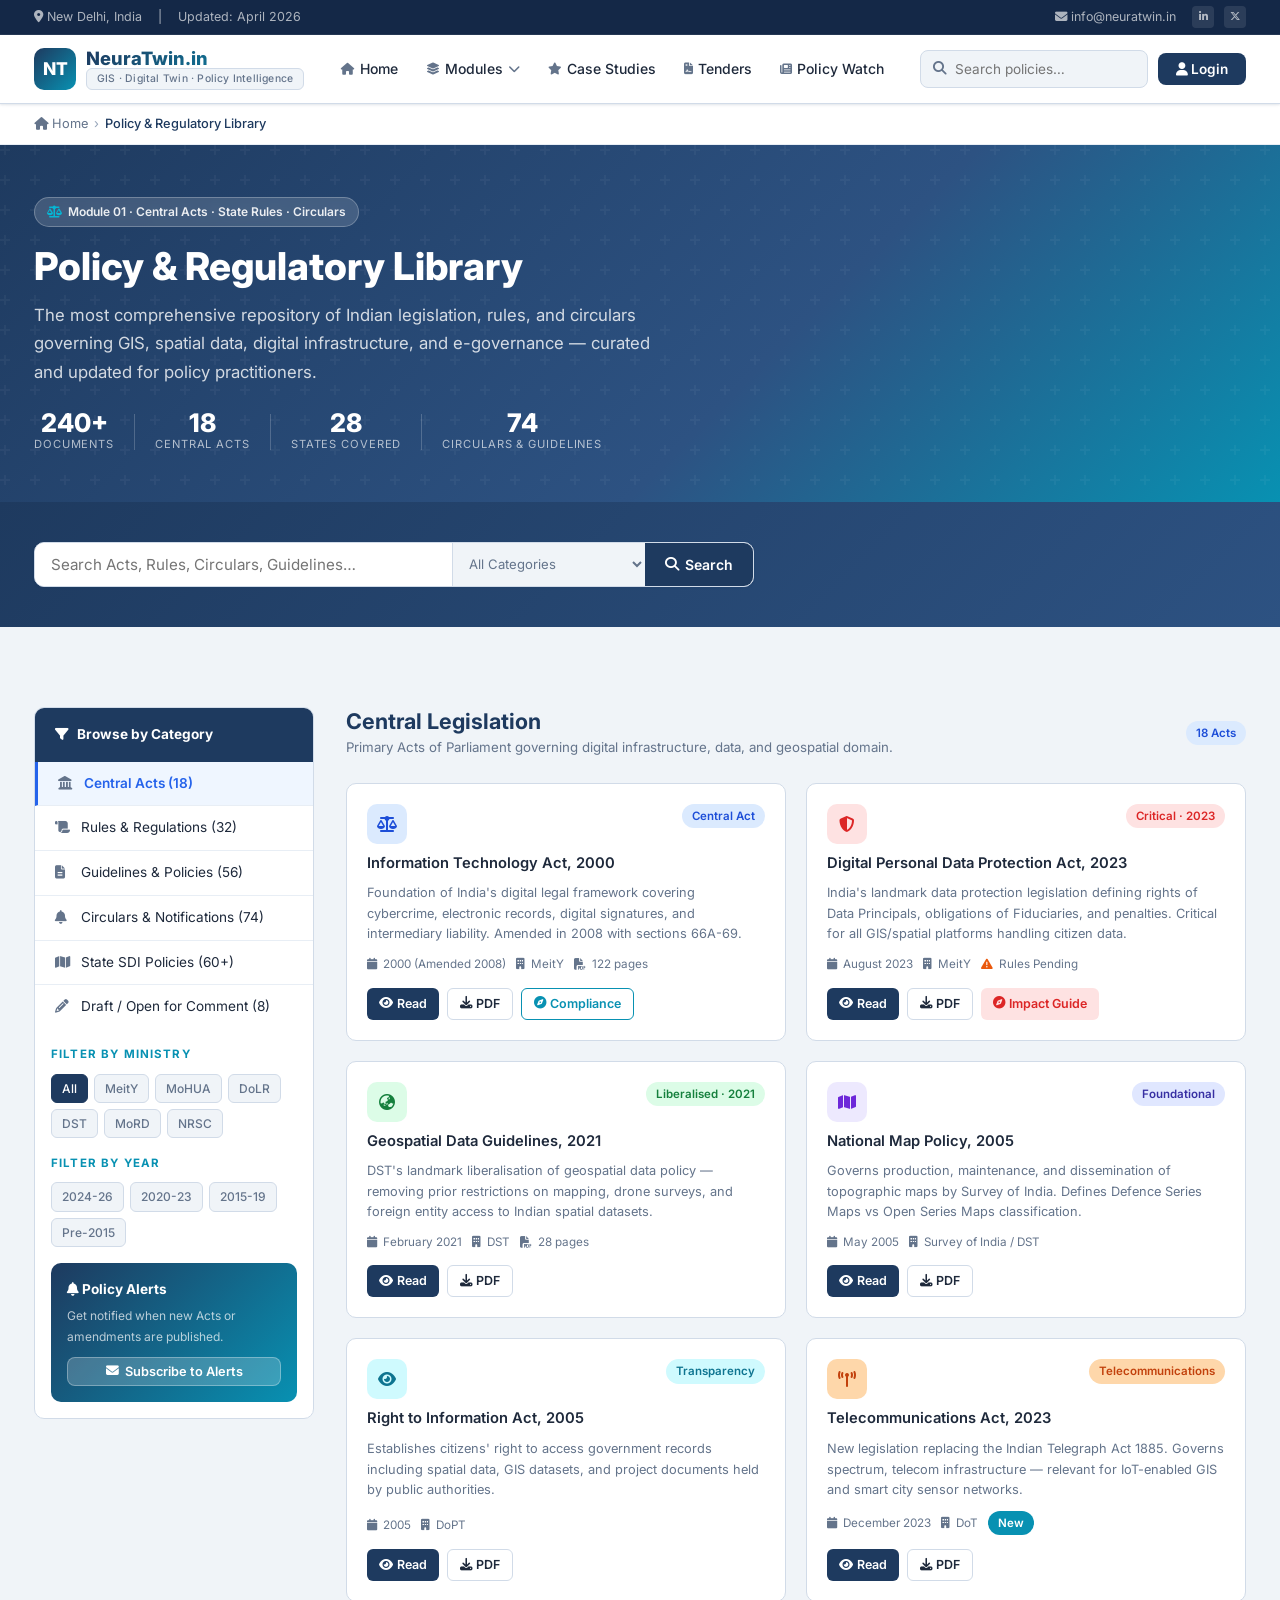
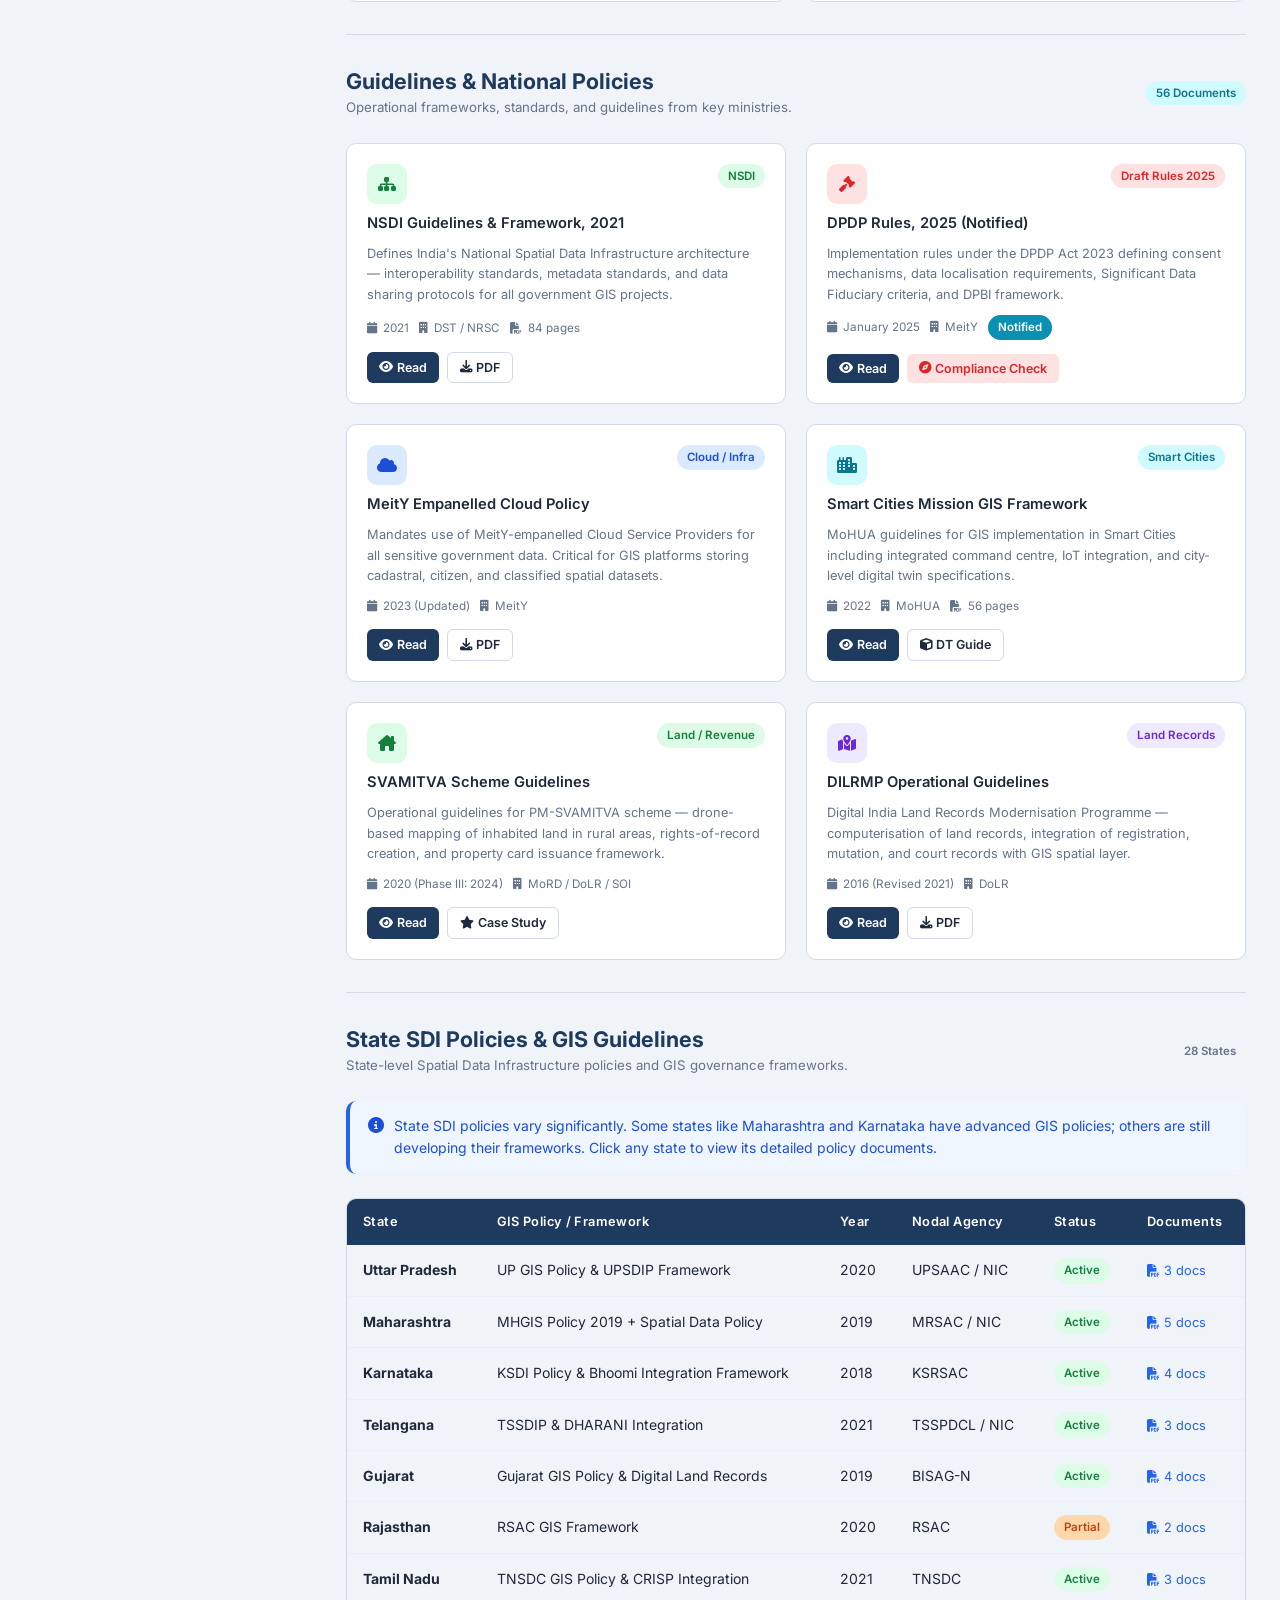
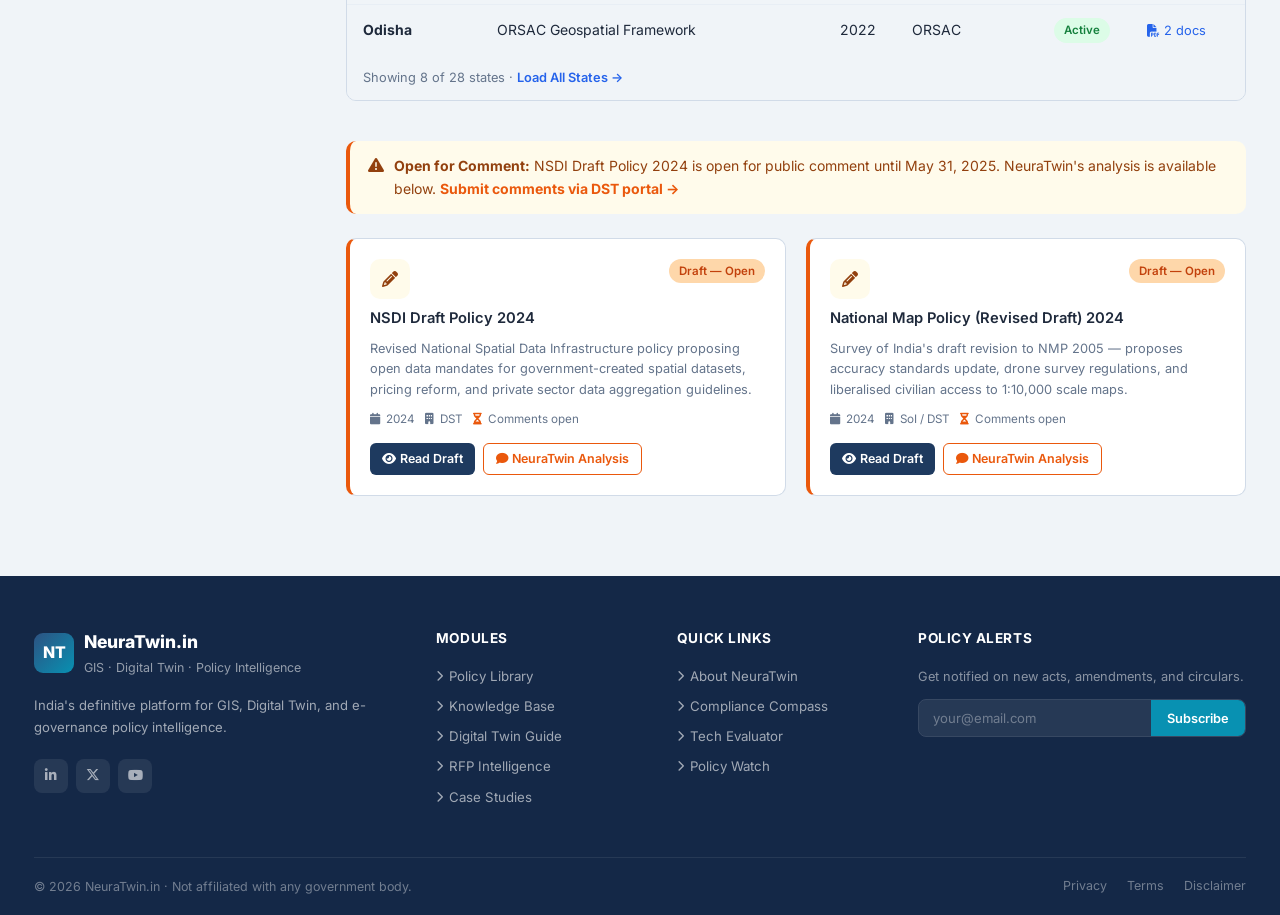
<file: policy-library.html>
<!DOCTYPE html>
<html lang="en">
<head>
<meta charset="UTF-8"/><meta name="viewport" content="width=device-width, initial-scale=1.0"/>
<title>Policy & Regulatory Library — NeuraTwin.in</title>
<link rel="preconnect" href="https://fonts.googleapis.com"/>
<link href="https://fonts.googleapis.com/css2?family=Inter:wght@400;500;600;700;800&display=swap" rel="stylesheet"/>
<link rel="stylesheet" href="https://cdnjs.cloudflare.com/ajax/libs/font-awesome/6.5.0/css/all.min.css"/>
<link rel="stylesheet" href="css/style.css"/>
<style>
.doc-grid { display: grid; grid-template-columns: repeat(auto-fill,minmax(320px,1fr)); gap: 20px; }
.doc-card { background: var(--white); border: 1px solid var(--border); border-radius: var(--radius); padding: 20px; transition: var(--transition); display: flex; flex-direction: column; gap: 10px; }
.doc-card:hover { box-shadow: var(--shadow); border-color: var(--blue-light); transform: translateY(-2px); }
.doc-card-top { display: flex; align-items: flex-start; justify-content: space-between; gap: 10px; }
.doc-icon { width: 40px; height: 40px; border-radius: 10px; display: flex; align-items: center; justify-content: center; font-size: 1rem; flex-shrink: 0; }
.doc-card h4 { font-size: .92rem; color: var(--text); line-height: 1.35; }
.doc-card p  { font-size: .8rem; color: var(--text-muted); line-height: 1.6; flex: 1; }
.doc-meta { display: flex; align-items: center; gap: 10px; font-size: .73rem; color: var(--text-muted); flex-wrap: wrap; }
.doc-meta i { margin-right: 3px; }
.doc-actions { display: flex; gap: 8px; margin-top: 4px; }
.doc-actions a { font-size: .78rem; font-weight: 600; padding: 5px 12px; border-radius: 6px; display: flex; align-items: center; gap: 4px; }
.cat-pill { display: inline-flex; align-items: center; gap: 6px; padding: 6px 14px; border-radius: 8px; background: var(--bg); border: 1px solid var(--border); font-size: .8rem; font-weight: 600; cursor: pointer; transition: var(--transition); color: var(--text-muted); }
.cat-pill.active, .cat-pill:hover { background: var(--navy); color: #fff; border-color: var(--navy); }
.cat-pill .cnt { background: rgba(255,255,255,.15); border-radius: 10px; padding: 1px 6px; font-size: .68rem; }
.search-hero { background: linear-gradient(135deg,var(--navy),var(--navy-light)); padding: 40px 0; }
.search-hero h2 { color: #fff; font-size: 1.3rem; margin-bottom: 6px; }
.search-hero p { color: rgba(255,255,255,.65); font-size: .88rem; margin-bottom: 20px; }
</style>
</head>
<body>

<!-- Topbar -->
<div class="topbar">
  <div class="container">
    <div class="topbar-left"><span><i class="fa fa-location-dot"></i> New Delhi, India</span><span>|</span><span>Updated: April 2026</span></div>
    <div class="topbar-right"><a href="mailto:info@neuratwin.in"><i class="fa fa-envelope"></i> info@neuratwin.in</a><div class="topbar-social"><a href="#"><i class="fab fa-linkedin-in"></i></a><a href="#"><i class="fab fa-x-twitter"></i></a></div></div>
  </div>
</div>

<!-- Header -->
<header class="site-header">
  <div class="container">
    <div class="header-inner">
      <a href="index.html" class="logo">
        <div class="logo-icon">NT</div>
        <div class="logo-text"><div class="name">NeuraTwin<span style="color:var(--teal)">.in</span></div><div class="tag">GIS · Digital Twin · Policy Intelligence</div></div>
      </a>
      <nav class="main-nav">
        <ul>
          <li><a href="index.html"><i class="fa fa-house"></i> Home</a></li>
          <li class="nav-dropdown"><a href="#"><i class="fa fa-layer-group"></i> Modules <i class="fa fa-chevron-down"></i></a>
            <div class="dropdown-menu">
              <a href="policy-library.html"><i class="fa fa-scale-balanced"></i> Policy & Regulatory Library</a>
              <a href="knowledge-base.html"><i class="fa fa-book-open"></i> Domain Knowledge Base</a>
              <a href="dt-guide.html"><i class="fa fa-cube"></i> Digital Twin Guide</a>
              <a href="rfp-intelligence.html"><i class="fa fa-file-contract"></i> RFP & Tender Intelligence</a>
              <a href="case-studies.html"><i class="fa fa-star"></i> Case Study Repository</a>
              <a href="compliance-compass.html"><i class="fa fa-compass"></i> Compliance Compass</a>
              <a href="tech-evaluator.html"><i class="fa fa-microchip"></i> Tech Stack Evaluator</a>
              <a href="policy-watch.html"><i class="fa fa-newspaper"></i> Policy Watch</a>
            </div>
          </li>
          <li><a href="case-studies.html"><i class="fa fa-star"></i> Case Studies</a></li>
          <li><a href="rfp-intelligence.html"><i class="fa fa-file-contract"></i> Tenders</a></li>
          <li><a href="policy-watch.html"><i class="fa fa-newspaper"></i> Policy Watch</a></li>
        </ul>
      </nav>
      <div class="header-actions">
        <div class="header-search"><i class="fa fa-magnifying-glass"></i><input type="text" placeholder="Search policies…"/></div>
        <button class="btn-login"><i class="fa fa-user"></i> Login</button>
        <button class="hamburger"><span></span><span></span><span></span></button>
      </div>
    </div>
  </div>
</header>

<!-- Mobile Nav -->
<div class="mobile-nav">
  <button class="mobile-nav-close"><i class="fa fa-xmark"></i></button>
  <a href="index.html"><i class="fa fa-house"></i> Home</a>
  <a href="policy-library.html"><i class="fa fa-scale-balanced"></i> Policy & Regulatory Library</a>
  <a href="knowledge-base.html"><i class="fa fa-book-open"></i> Domain Knowledge Base</a>
  <a href="dt-guide.html"><i class="fa fa-cube"></i> Digital Twin Guide</a>
  <a href="rfp-intelligence.html"><i class="fa fa-file-contract"></i> RFP & Tender Intelligence</a>
  <a href="case-studies.html"><i class="fa fa-star"></i> Case Studies</a>
  <a href="compliance-compass.html"><i class="fa fa-compass"></i> Compliance Compass</a>
  <a href="tech-evaluator.html"><i class="fa fa-microchip"></i> Tech Stack Evaluator</a>
  <a href="policy-watch.html"><i class="fa fa-newspaper"></i> Policy Watch</a>
</div>

<!-- Breadcrumb -->
<div class="breadcrumb"><div class="container"><ol><li><a href="index.html"><i class="fa fa-house"></i> Home</a></li><li class="current">Policy & Regulatory Library</li></ol></div></div>

<!-- Page Hero -->
<div class="page-hero">
  <div class="container">
    <div class="hero-badge"><i class="fa fa-scale-balanced"></i> Module 01 · Central Acts · State Rules · Circulars</div>
    <h1>Policy &amp; Regulatory Library</h1>
    <p>The most comprehensive repository of Indian legislation, rules, and circulars governing GIS, spatial data, digital infrastructure, and e-governance — curated and updated for policy practitioners.</p>
    <div class="page-hero-meta">
      <div class="hero-stat"><div class="num" data-count="240" data-suffix="+">240+</div><div class="lbl">Documents</div></div>
      <div class="hero-divider"></div>
      <div class="hero-stat"><div class="num" data-count="18">18</div><div class="lbl">Central Acts</div></div>
      <div class="hero-divider"></div>
      <div class="hero-stat"><div class="num" data-count="28">28</div><div class="lbl">States Covered</div></div>
      <div class="hero-divider"></div>
      <div class="hero-stat"><div class="num" data-count="74">74</div><div class="lbl">Circulars & Guidelines</div></div>
    </div>
  </div>
</div>

<!-- Search Hero -->
<div class="search-hero">
  <div class="container">
    <div class="search-bar" style="max-width:720px;">
      <input type="text" placeholder="Search Acts, Rules, Circulars, Guidelines…" data-search-input="#doc-results" style="font-size:.95rem;"/>
      <select>
        <option>All Categories</option>
        <option>Central Acts</option>
        <option>Rules &amp; Regulations</option>
        <option>Guidelines &amp; Policies</option>
        <option>Circulars &amp; Notifications</option>
        <option>State Policies</option>
      </select>
      <button><i class="fa fa-magnifying-glass"></i> Search</button>
    </div>
  </div>
</div>

<!-- Main Content -->
<section class="section-sm">
  <div class="container">
    <div class="page-layout" style="align-items:start;">

      <!-- Sidebar -->
      <aside class="sidebar">
        <div class="sidebar-header"><i class="fa fa-filter"></i> Browse by Category</div>
        <nav class="sidebar-nav">
          <a href="#central-acts" class="active"><i class="fa fa-landmark"></i> Central Acts (18)</a>
          <a href="#rules"><i class="fa fa-scroll"></i> Rules & Regulations (32)</a>
          <a href="#guidelines"><i class="fa fa-file-lines"></i> Guidelines & Policies (56)</a>
          <a href="#circulars"><i class="fa fa-bell"></i> Circulars & Notifications (74)</a>
          <a href="#state"><i class="fa fa-map"></i> State SDI Policies (60+)</a>
          <a href="#draft"><i class="fa fa-pencil"></i> Draft / Open for Comment (8)</a>
        </nav>
        <div style="padding:16px;">
          <div class="section-label" style="margin-bottom:10px;">Filter by Ministry</div>
          <div style="display:flex;flex-wrap:wrap;gap:6px;">
            <span class="tag active">All</span>
            <span class="tag">MeitY</span>
            <span class="tag">MoHUA</span>
            <span class="tag">DoLR</span>
            <span class="tag">DST</span>
            <span class="tag">MoRD</span>
            <span class="tag">NRSC</span>
          </div>
        </div>
        <div style="padding:0 16px 16px;">
          <div class="section-label" style="margin-bottom:10px;">Filter by Year</div>
          <div style="display:flex;flex-wrap:wrap;gap:6px;">
            <span class="tag">2024-26</span>
            <span class="tag">2020-23</span>
            <span class="tag">2015-19</span>
            <span class="tag">Pre-2015</span>
          </div>
        </div>
        <div style="background:linear-gradient(135deg,var(--navy),var(--teal));padding:16px;margin:0 16px 16px;border-radius:var(--radius);">
          <div style="color:#fff;font-weight:700;font-size:.85rem;margin-bottom:6px;"><i class="fa fa-bell"></i> Policy Alerts</div>
          <p style="font-size:.75rem;color:rgba(255,255,255,.7);margin-bottom:10px;">Get notified when new Acts or amendments are published.</p>
          <button class="btn btn-sm" style="background:rgba(255,255,255,.2);color:#fff;border:1px solid rgba(255,255,255,.3);width:100%;justify-content:center;"><i class="fa fa-envelope"></i> Subscribe to Alerts</button>
        </div>
      </aside>

      <!-- Main -->
      <main id="doc-results">

        <!-- Section: Central Acts -->
        <div id="central-acts">
          <div class="flex-between mb-24">
            <div><h3 style="color:var(--navy);">Central Legislation</h3><p style="font-size:.83rem;">Primary Acts of Parliament governing digital infrastructure, data, and geospatial domain.</p></div>
            <span class="badge badge-blue">18 Acts</span>
          </div>
          <div class="doc-grid mb-32">

            <div class="doc-card" data-search-text="Information Technology Act 2000 IT Act cyber crime digital signature MeitY">
              <div class="doc-card-top">
                <div class="doc-icon" style="background:#dbeafe;color:#1d4ed8;"><i class="fa fa-scale-balanced"></i></div>
                <span class="badge badge-blue">Central Act</span>
              </div>
              <h4>Information Technology Act, 2000</h4>
              <p>Foundation of India's digital legal framework covering cybercrime, electronic records, digital signatures, and intermediary liability. Amended in 2008 with sections 66A-69.</p>
              <div class="doc-meta">
                <span><i class="fa fa-calendar"></i> 2000 (Amended 2008)</span>
                <span><i class="fa fa-building"></i> MeitY</span>
                <span><i class="fa fa-file-pdf"></i> 122 pages</span>
              </div>
              <div class="doc-actions">
                <a href="#" class="btn btn-sm btn-primary"><i class="fa fa-eye"></i> Read</a>
                <a href="#" class="btn btn-sm btn-outline"><i class="fa fa-download"></i> PDF</a>
                <a href="compliance-compass.html" class="btn btn-sm btn-outline" style="color:var(--teal);border-color:var(--teal);"><i class="fa fa-compass"></i> Compliance</a>
              </div>
            </div>

            <div class="doc-card" data-search-text="DPDP Digital Personal Data Protection Act 2023 privacy data principal fiduciary">
              <div class="doc-card-top">
                <div class="doc-icon" style="background:#fee2e2;color:#dc2626;"><i class="fa fa-shield-halved"></i></div>
                <span class="badge badge-red">Critical · 2023</span>
              </div>
              <h4>Digital Personal Data Protection Act, 2023</h4>
              <p>India's landmark data protection legislation defining rights of Data Principals, obligations of Fiduciaries, and penalties. Critical for all GIS/spatial platforms handling citizen data.</p>
              <div class="doc-meta">
                <span><i class="fa fa-calendar"></i> August 2023</span>
                <span><i class="fa fa-building"></i> MeitY</span>
                <span><i class="fa fa-triangle-exclamation" style="color:var(--saffron);"></i> Rules Pending</span>
              </div>
              <div class="doc-actions">
                <a href="#" class="btn btn-sm btn-primary"><i class="fa fa-eye"></i> Read</a>
                <a href="#" class="btn btn-sm btn-outline"><i class="fa fa-download"></i> PDF</a>
                <a href="compliance-compass.html" class="btn btn-sm" style="background:#fee2e2;color:#dc2626;"><i class="fa fa-compass"></i> Impact Guide</a>
              </div>
            </div>

            <div class="doc-card" data-search-text="Geospatial Data Guidelines 2021 DST spatial liberalisation drone satellite foreign">
              <div class="doc-card-top">
                <div class="doc-icon" style="background:#dcfce7;color:#15803d;"><i class="fa fa-earth-asia"></i></div>
                <span class="badge badge-green">Liberalised · 2021</span>
              </div>
              <h4>Geospatial Data Guidelines, 2021</h4>
              <p>DST's landmark liberalisation of geospatial data policy — removing prior restrictions on mapping, drone surveys, and foreign entity access to Indian spatial datasets.</p>
              <div class="doc-meta">
                <span><i class="fa fa-calendar"></i> February 2021</span>
                <span><i class="fa fa-building"></i> DST</span>
                <span><i class="fa fa-file-pdf"></i> 28 pages</span>
              </div>
              <div class="doc-actions">
                <a href="#" class="btn btn-sm btn-primary"><i class="fa fa-eye"></i> Read</a>
                <a href="#" class="btn btn-sm btn-outline"><i class="fa fa-download"></i> PDF</a>
              </div>
            </div>

            <div class="doc-card" data-search-text="National Map Policy 2005 Survey of India SOI restricted classified open series">
              <div class="doc-card-top">
                <div class="doc-icon" style="background:#ede9fe;color:#6d28d9;"><i class="fa fa-map"></i></div>
                <span class="badge badge-navy">Foundational</span>
              </div>
              <h4>National Map Policy, 2005</h4>
              <p>Governs production, maintenance, and dissemination of topographic maps by Survey of India. Defines Defence Series Maps vs Open Series Maps classification.</p>
              <div class="doc-meta">
                <span><i class="fa fa-calendar"></i> May 2005</span>
                <span><i class="fa fa-building"></i> Survey of India / DST</span>
              </div>
              <div class="doc-actions">
                <a href="#" class="btn btn-sm btn-primary"><i class="fa fa-eye"></i> Read</a>
                <a href="#" class="btn btn-sm btn-outline"><i class="fa fa-download"></i> PDF</a>
              </div>
            </div>

            <div class="doc-card" data-search-text="Right to Information Act RTI public record government transparency">
              <div class="doc-card-top">
                <div class="doc-icon" style="background:#cffafe;color:#0e7490;"><i class="fa fa-eye"></i></div>
                <span class="badge badge-teal">Transparency</span>
              </div>
              <h4>Right to Information Act, 2005</h4>
              <p>Establishes citizens' right to access government records including spatial data, GIS datasets, and project documents held by public authorities.</p>
              <div class="doc-meta">
                <span><i class="fa fa-calendar"></i> 2005</span>
                <span><i class="fa fa-building"></i> DoPT</span>
              </div>
              <div class="doc-actions">
                <a href="#" class="btn btn-sm btn-primary"><i class="fa fa-eye"></i> Read</a>
                <a href="#" class="btn btn-sm btn-outline"><i class="fa fa-download"></i> PDF</a>
              </div>
            </div>

            <div class="doc-card" data-search-text="Indian Telegraph Act wireless telegraphy spectrum frequency communication">
              <div class="doc-card-top">
                <div class="doc-icon" style="background:#fed7aa;color:#c2410c;"><i class="fa fa-tower-broadcast"></i></div>
                <span class="badge badge-orange">Telecommunications</span>
              </div>
              <h4>Telecommunications Act, 2023</h4>
              <p>New legislation replacing the Indian Telegraph Act 1885. Governs spectrum, telecom infrastructure — relevant for IoT-enabled GIS and smart city sensor networks.</p>
              <div class="doc-meta">
                <span><i class="fa fa-calendar"></i> December 2023</span>
                <span><i class="fa fa-building"></i> DoT</span>
                <span class="badge badge-new">New</span>
              </div>
              <div class="doc-actions">
                <a href="#" class="btn btn-sm btn-primary"><i class="fa fa-eye"></i> Read</a>
                <a href="#" class="btn btn-sm btn-outline"><i class="fa fa-download"></i> PDF</a>
              </div>
            </div>

          </div>
        </div>

        <div class="divider"></div>

        <!-- Section: Rules & Guidelines -->
        <div id="guidelines" class="mt-32">
          <div class="flex-between mb-24">
            <div><h3 style="color:var(--navy);">Guidelines &amp; National Policies</h3><p style="font-size:.83rem;">Operational frameworks, standards, and guidelines from key ministries.</p></div>
            <span class="badge badge-teal">56 Documents</span>
          </div>
          <div class="doc-grid mb-32">

            <div class="doc-card" data-search-text="NSDI National Spatial Data Infrastructure guidelines NRSC DST interoperability">
              <div class="doc-card-top">
                <div class="doc-icon" style="background:#dcfce7;color:#15803d;"><i class="fa fa-sitemap"></i></div>
                <span class="badge badge-green">NSDI</span>
              </div>
              <h4>NSDI Guidelines &amp; Framework, 2021</h4>
              <p>Defines India's National Spatial Data Infrastructure architecture — interoperability standards, metadata standards, and data sharing protocols for all government GIS projects.</p>
              <div class="doc-meta">
                <span><i class="fa fa-calendar"></i> 2021</span>
                <span><i class="fa fa-building"></i> DST / NRSC</span>
                <span><i class="fa fa-file-pdf"></i> 84 pages</span>
              </div>
              <div class="doc-actions">
                <a href="#" class="btn btn-sm btn-primary"><i class="fa fa-eye"></i> Read</a>
                <a href="#" class="btn btn-sm btn-outline"><i class="fa fa-download"></i> PDF</a>
              </div>
            </div>

            <div class="doc-card" data-search-text="DPDP Rules 2025 data protection consent purpose limitation retention security">
              <div class="doc-card-top">
                <div class="doc-icon" style="background:#fee2e2;color:#dc2626;"><i class="fa fa-gavel"></i></div>
                <span class="badge badge-red">Draft Rules 2025</span>
              </div>
              <h4>DPDP Rules, 2025 (Notified)</h4>
              <p>Implementation rules under the DPDP Act 2023 defining consent mechanisms, data localisation requirements, Significant Data Fiduciary criteria, and DPBI framework.</p>
              <div class="doc-meta">
                <span><i class="fa fa-calendar"></i> January 2025</span>
                <span><i class="fa fa-building"></i> MeitY</span>
                <span class="badge badge-new">Notified</span>
              </div>
              <div class="doc-actions">
                <a href="#" class="btn btn-sm btn-primary"><i class="fa fa-eye"></i> Read</a>
                <a href="compliance-compass.html" class="btn btn-sm" style="background:#fee2e2;color:#dc2626;"><i class="fa fa-compass"></i> Compliance Check</a>
              </div>
            </div>

            <div class="doc-card" data-search-text="MeitY Cloud Policy GIGW government empanelled cloud CSP data sovereignty">
              <div class="doc-card-top">
                <div class="doc-icon" style="background:#dbeafe;color:#1d4ed8;"><i class="fa fa-cloud"></i></div>
                <span class="badge badge-blue">Cloud / Infra</span>
              </div>
              <h4>MeitY Empanelled Cloud Policy</h4>
              <p>Mandates use of MeitY-empanelled Cloud Service Providers for all sensitive government data. Critical for GIS platforms storing cadastral, citizen, and classified spatial datasets.</p>
              <div class="doc-meta">
                <span><i class="fa fa-calendar"></i> 2023 (Updated)</span>
                <span><i class="fa fa-building"></i> MeitY</span>
              </div>
              <div class="doc-actions">
                <a href="#" class="btn btn-sm btn-primary"><i class="fa fa-eye"></i> Read</a>
                <a href="#" class="btn btn-sm btn-outline"><i class="fa fa-download"></i> PDF</a>
              </div>
            </div>

            <div class="doc-card" data-search-text="Smart Cities Mission GIS framework data urban analytics IoT sensor">
              <div class="doc-card-top">
                <div class="doc-icon" style="background:#cffafe;color:#0e7490;"><i class="fa fa-city"></i></div>
                <span class="badge badge-teal">Smart Cities</span>
              </div>
              <h4>Smart Cities Mission GIS Framework</h4>
              <p>MoHUA guidelines for GIS implementation in Smart Cities including integrated command centre, IoT integration, and city-level digital twin specifications.</p>
              <div class="doc-meta">
                <span><i class="fa fa-calendar"></i> 2022</span>
                <span><i class="fa fa-building"></i> MoHUA</span>
                <span><i class="fa fa-file-pdf"></i> 56 pages</span>
              </div>
              <div class="doc-actions">
                <a href="#" class="btn btn-sm btn-primary"><i class="fa fa-eye"></i> Read</a>
                <a href="dt-guide.html" class="btn btn-sm btn-outline"><i class="fa fa-cube"></i> DT Guide</a>
              </div>
            </div>

            <div class="doc-card" data-search-text="SVAMITVA scheme village property land rights rural drone mapping DoLR">
              <div class="doc-card-top">
                <div class="doc-icon" style="background:#dcfce7;color:#15803d;"><i class="fa fa-house-chimney"></i></div>
                <span class="badge badge-green">Land / Revenue</span>
              </div>
              <h4>SVAMITVA Scheme Guidelines</h4>
              <p>Operational guidelines for PM-SVAMITVA scheme — drone-based mapping of inhabited land in rural areas, rights-of-record creation, and property card issuance framework.</p>
              <div class="doc-meta">
                <span><i class="fa fa-calendar"></i> 2020 (Phase III: 2024)</span>
                <span><i class="fa fa-building"></i> MoRD / DoLR / SOI</span>
              </div>
              <div class="doc-actions">
                <a href="#" class="btn btn-sm btn-primary"><i class="fa fa-eye"></i> Read</a>
                <a href="case-studies.html" class="btn btn-sm btn-outline"><i class="fa fa-star"></i> Case Study</a>
              </div>
            </div>

            <div class="doc-card" data-search-text="DILRMP digital India land records modernisation programme cadastral revenue">
              <div class="doc-card-top">
                <div class="doc-icon" style="background:#ede9fe;color:#6d28d9;"><i class="fa fa-map-location-dot"></i></div>
                <span class="badge badge-purple">Land Records</span>
              </div>
              <h4>DILRMP Operational Guidelines</h4>
              <p>Digital India Land Records Modernisation Programme — computerisation of land records, integration of registration, mutation, and court records with GIS spatial layer.</p>
              <div class="doc-meta">
                <span><i class="fa fa-calendar"></i> 2016 (Revised 2021)</span>
                <span><i class="fa fa-building"></i> DoLR</span>
              </div>
              <div class="doc-actions">
                <a href="#" class="btn btn-sm btn-primary"><i class="fa fa-eye"></i> Read</a>
                <a href="#" class="btn btn-sm btn-outline"><i class="fa fa-download"></i> PDF</a>
              </div>
            </div>

          </div>
        </div>

        <div class="divider"></div>

        <!-- State SDI Policies Table -->
        <div id="state" class="mt-32">
          <div class="flex-between mb-24">
            <div><h3 style="color:var(--navy);">State SDI Policies &amp; GIS Guidelines</h3><p style="font-size:.83rem;">State-level Spatial Data Infrastructure policies and GIS governance frameworks.</p></div>
            <span class="badge badge-grey">28 States</span>
          </div>
          <div class="alert alert-info mb-24"><i class="fa fa-circle-info"></i><div>State SDI policies vary significantly. Some states like Maharashtra and Karnataka have advanced GIS policies; others are still developing their frameworks. Click any state to view its detailed policy documents.</div></div>
          <div class="table-wrap">
            <table>
              <thead>
                <tr>
                  <th>State</th>
                  <th>GIS Policy / Framework</th>
                  <th>Year</th>
                  <th>Nodal Agency</th>
                  <th>Status</th>
                  <th>Documents</th>
                </tr>
              </thead>
              <tbody>
                <tr>
                  <td><strong>Uttar Pradesh</strong></td>
                  <td>UP GIS Policy &amp; UPSDIP Framework</td>
                  <td>2020</td>
                  <td>UPSAAC / NIC</td>
                  <td><span class="badge badge-green">Active</span></td>
                  <td><a href="#" class="text-blue" style="font-size:.8rem;"><i class="fa fa-file-pdf"></i> 3 docs</a></td>
                </tr>
                <tr>
                  <td><strong>Maharashtra</strong></td>
                  <td>MHGIS Policy 2019 + Spatial Data Policy</td>
                  <td>2019</td>
                  <td>MRSAC / NIC</td>
                  <td><span class="badge badge-green">Active</span></td>
                  <td><a href="#" class="text-blue" style="font-size:.8rem;"><i class="fa fa-file-pdf"></i> 5 docs</a></td>
                </tr>
                <tr>
                  <td><strong>Karnataka</strong></td>
                  <td>KSDI Policy &amp; Bhoomi Integration Framework</td>
                  <td>2018</td>
                  <td>KSRSAC</td>
                  <td><span class="badge badge-green">Active</span></td>
                  <td><a href="#" class="text-blue" style="font-size:.8rem;"><i class="fa fa-file-pdf"></i> 4 docs</a></td>
                </tr>
                <tr>
                  <td><strong>Telangana</strong></td>
                  <td>TSSDIP &amp; DHARANI Integration</td>
                  <td>2021</td>
                  <td>TSSPDCL / NIC</td>
                  <td><span class="badge badge-green">Active</span></td>
                  <td><a href="#" class="text-blue" style="font-size:.8rem;"><i class="fa fa-file-pdf"></i> 3 docs</a></td>
                </tr>
                <tr>
                  <td><strong>Gujarat</strong></td>
                  <td>Gujarat GIS Policy &amp; Digital Land Records</td>
                  <td>2019</td>
                  <td>BISAG-N</td>
                  <td><span class="badge badge-green">Active</span></td>
                  <td><a href="#" class="text-blue" style="font-size:.8rem;"><i class="fa fa-file-pdf"></i> 4 docs</a></td>
                </tr>
                <tr>
                  <td><strong>Rajasthan</strong></td>
                  <td>RSAC GIS Framework</td>
                  <td>2020</td>
                  <td>RSAC</td>
                  <td><span class="badge badge-orange">Partial</span></td>
                  <td><a href="#" class="text-blue" style="font-size:.8rem;"><i class="fa fa-file-pdf"></i> 2 docs</a></td>
                </tr>
                <tr>
                  <td><strong>Tamil Nadu</strong></td>
                  <td>TNSDC GIS Policy &amp; CRISP Integration</td>
                  <td>2021</td>
                  <td>TNSDC</td>
                  <td><span class="badge badge-green">Active</span></td>
                  <td><a href="#" class="text-blue" style="font-size:.8rem;"><i class="fa fa-file-pdf"></i> 3 docs</a></td>
                </tr>
                <tr>
                  <td><strong>Odisha</strong></td>
                  <td>ORSAC Geospatial Framework</td>
                  <td>2022</td>
                  <td>ORSAC</td>
                  <td><span class="badge badge-green">Active</span></td>
                  <td><a href="#" class="text-blue" style="font-size:.8rem;"><i class="fa fa-file-pdf"></i> 2 docs</a></td>
                </tr>
              </tbody>
              <tfoot><tr><td colspan="6">Showing 8 of 28 states · <a href="#" style="color:var(--blue);font-weight:600;">Load All States →</a></td></tr></tfoot>
            </table>
          </div>
        </div>

        <!-- Alert: Draft policies open for comment -->
        <div id="draft" class="mt-40">
          <div class="alert alert-warn mb-24"><i class="fa fa-triangle-exclamation"></i><div><strong>Open for Comment:</strong> NSDI Draft Policy 2024 is open for public comment until May 31, 2025. NeuraTwin's analysis is available below. <a href="#" style="color:var(--saffron);font-weight:700;">Submit comments via DST portal →</a></div></div>
          <div class="doc-grid">
            <div class="doc-card" style="border-left:4px solid var(--saffron);">
              <div class="doc-card-top"><div class="doc-icon" style="background:#fffbeb;color:#92400e;"><i class="fa fa-pencil"></i></div><span class="badge badge-orange">Draft — Open</span></div>
              <h4>NSDI Draft Policy 2024</h4>
              <p>Revised National Spatial Data Infrastructure policy proposing open data mandates for government-created spatial datasets, pricing reform, and private sector data aggregation guidelines.</p>
              <div class="doc-meta"><span><i class="fa fa-calendar"></i> 2024</span><span><i class="fa fa-building"></i> DST</span><span><i class="fa fa-hourglass-half" style="color:var(--saffron);"></i> Comments open</span></div>
              <div class="doc-actions"><a href="#" class="btn btn-sm btn-primary"><i class="fa fa-eye"></i> Read Draft</a><a href="#" class="btn btn-sm btn-outline" style="color:var(--saffron);border-color:var(--saffron);"><i class="fa fa-comment"></i> NeuraTwin Analysis</a></div>
            </div>
            <div class="doc-card" style="border-left:4px solid var(--saffron);">
              <div class="doc-card-top"><div class="doc-icon" style="background:#fffbeb;color:#92400e;"><i class="fa fa-pencil"></i></div><span class="badge badge-orange">Draft — Open</span></div>
              <h4>National Map Policy (Revised Draft) 2024</h4>
              <p>Survey of India's draft revision to NMP 2005 — proposes accuracy standards update, drone survey regulations, and liberalised civilian access to 1:10,000 scale maps.</p>
              <div class="doc-meta"><span><i class="fa fa-calendar"></i> 2024</span><span><i class="fa fa-building"></i> SoI / DST</span><span><i class="fa fa-hourglass-half" style="color:var(--saffron);"></i> Comments open</span></div>
              <div class="doc-actions"><a href="#" class="btn btn-sm btn-primary"><i class="fa fa-eye"></i> Read Draft</a><a href="#" class="btn btn-sm btn-outline" style="color:var(--saffron);border-color:var(--saffron);"><i class="fa fa-comment"></i> NeuraTwin Analysis</a></div>
            </div>
          </div>
        </div>

      </main>
    </div>
  </div>
</section>

<!-- Footer -->
<footer class="site-footer">
  <div class="footer-top"><div class="container"><div class="footer-grid">
    <div class="footer-brand">
      <div class="logo-wrap"><div class="logo-icon" style="width:40px;height:40px;background:linear-gradient(135deg,#2d5282,#0891b2);border-radius:9px;display:flex;align-items:center;justify-content:center;color:#fff;font-weight:800;font-size:1rem;">NT</div><div><div class="site-name">NeuraTwin.in</div><div class="tagline">GIS · Digital Twin · Policy Intelligence</div></div></div>
      <p>India's definitive platform for GIS, Digital Twin, and e-governance policy intelligence.</p>
      <div class="footer-social"><a href="#"><i class="fab fa-linkedin-in"></i></a><a href="#"><i class="fab fa-x-twitter"></i></a><a href="#"><i class="fab fa-youtube"></i></a></div>
    </div>
    <div class="footer-col"><h5>Modules</h5><ul>
      <li><a href="policy-library.html"><i class="fa fa-chevron-right"></i> Policy Library</a></li>
      <li><a href="knowledge-base.html"><i class="fa fa-chevron-right"></i> Knowledge Base</a></li>
      <li><a href="dt-guide.html"><i class="fa fa-chevron-right"></i> Digital Twin Guide</a></li>
      <li><a href="rfp-intelligence.html"><i class="fa fa-chevron-right"></i> RFP Intelligence</a></li>
      <li><a href="case-studies.html"><i class="fa fa-chevron-right"></i> Case Studies</a></li>
    </ul></div>
    <div class="footer-col"><h5>Quick Links</h5><ul>
      <li><a href="#"><i class="fa fa-chevron-right"></i> About NeuraTwin</a></li>
      <li><a href="compliance-compass.html"><i class="fa fa-chevron-right"></i> Compliance Compass</a></li>
      <li><a href="tech-evaluator.html"><i class="fa fa-chevron-right"></i> Tech Evaluator</a></li>
      <li><a href="policy-watch.html"><i class="fa fa-chevron-right"></i> Policy Watch</a></li>
    </ul></div>
    <div class="footer-col"><h5>Policy Alerts</h5><p style="font-size:.8rem;color:rgba(255,255,255,.5);margin-bottom:12px;">Get notified on new acts, amendments, and circulars.</p><div class="newsletter-form"><input type="email" placeholder="your@email.com"/><button>Subscribe</button></div></div>
  </div></div></div>
  <div class="container"><div class="footer-bottom"><p>© 2026 NeuraTwin.in · Not affiliated with any government body.</p><div class="footer-bottom-links"><a href="#">Privacy</a><a href="#">Terms</a><a href="#">Disclaimer</a></div></div></div>
</footer>

<button class="back-top"><i class="fa fa-arrow-up"></i></button>
<script src="js/main.js"></script>
</body>
</html>
</file>
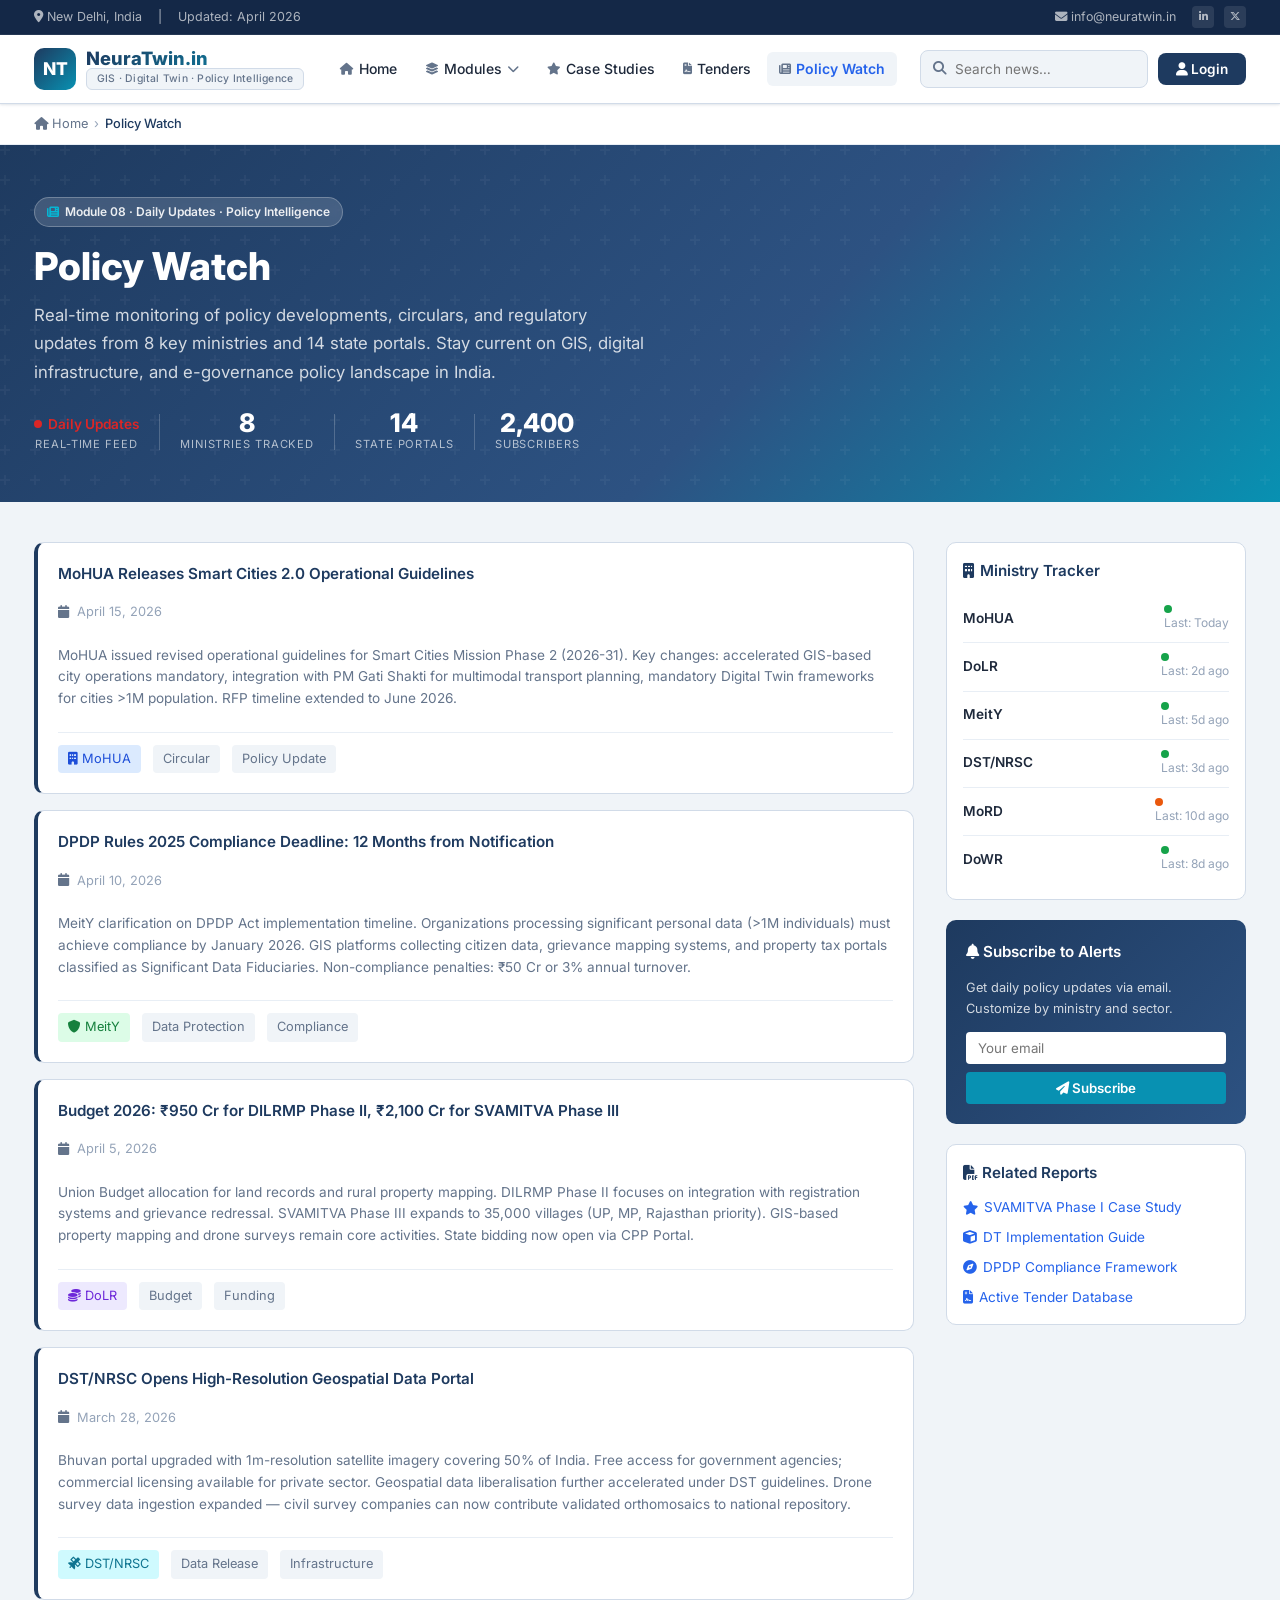
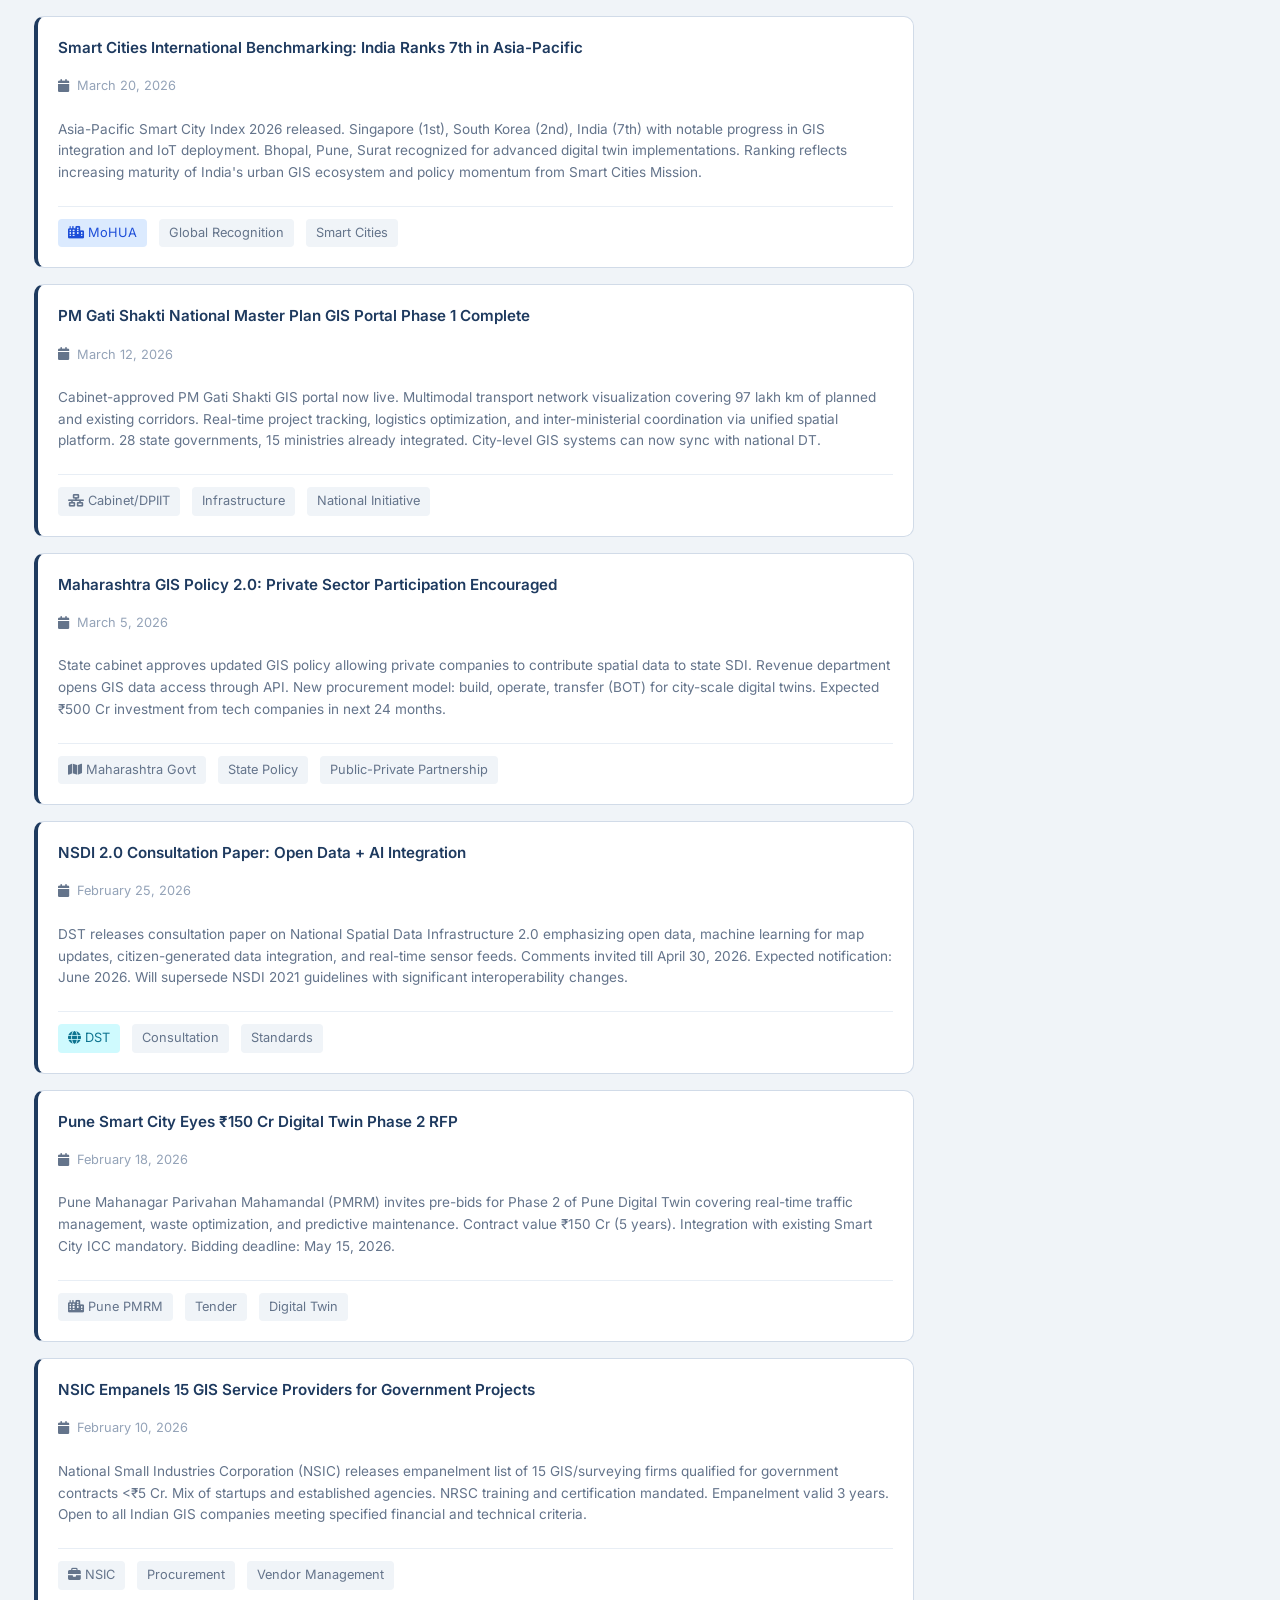
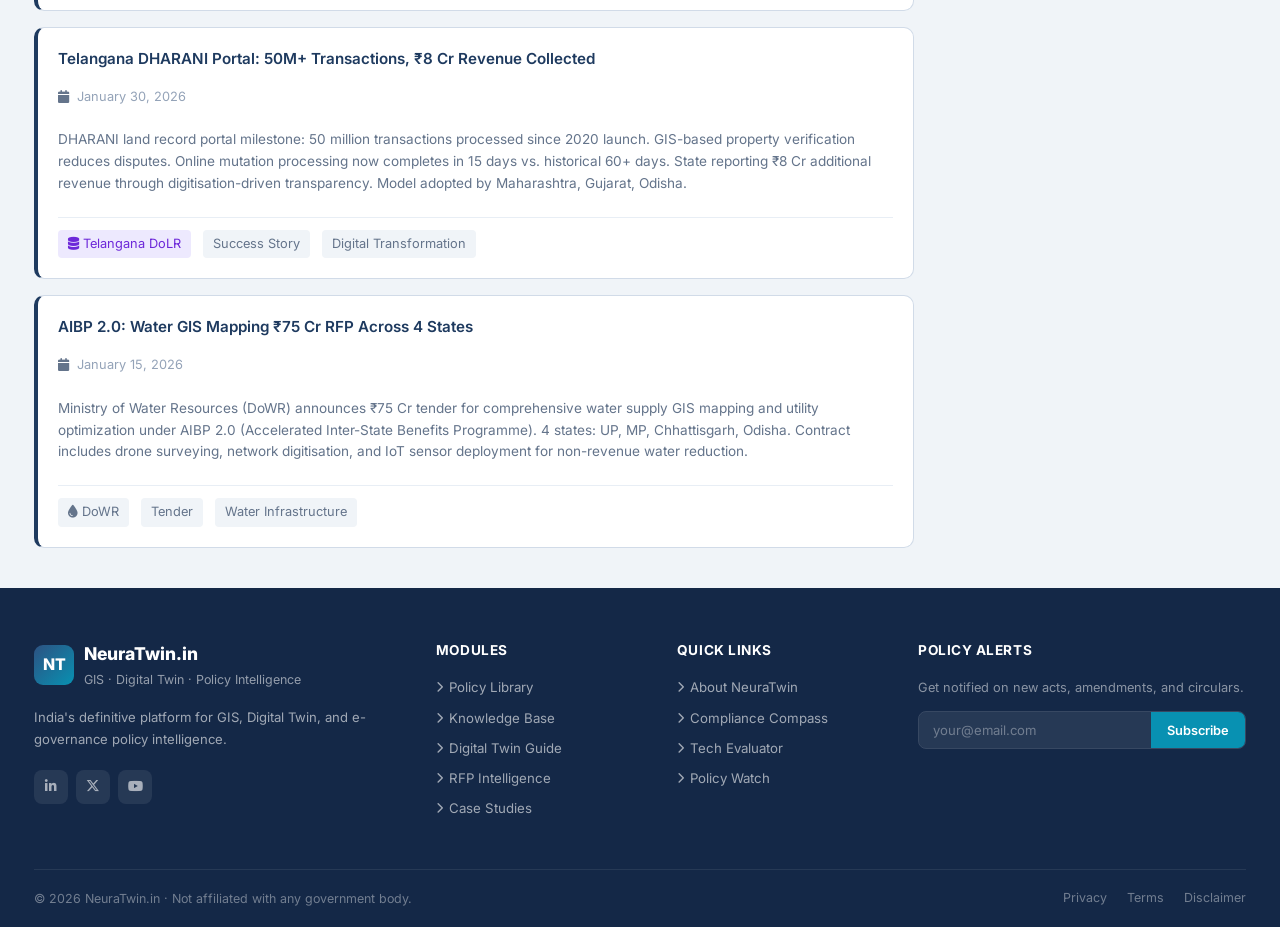
<file: policy-watch.html>
<!DOCTYPE html>
<html lang="en">
<head>
<meta charset="UTF-8"/><meta name="viewport" content="width=device-width, initial-scale=1.0"/>
<title>Policy Watch — NeuraTwin.in</title>
<link rel="preconnect" href="https://fonts.googleapis.com"/>
<link href="https://fonts.googleapis.com/css2?family=Inter:wght@400;500;600;700;800&display=swap" rel="stylesheet"/>
<link rel="stylesheet" href="https://cdnjs.cloudflare.com/ajax/libs/font-awesome/6.5.0/css/all.min.css"/>
<link rel="stylesheet" href="css/style.css"/>
<style>
.live-update { display: inline-flex; align-items: center; gap: 6px; color: #dc2626; font-size: .85rem; font-weight: 600; }
.live-dot-small { width: 8px; height: 8px; background: #dc2626; border-radius: 50%; animation: pulse 1.5s infinite; }
.news-feed { display: flex; flex-direction: column; gap: 16px; }
.news-card { background: var(--white); border: 1px solid var(--border); border-radius: var(--radius); padding: 20px; border-left: 4px solid var(--navy); transition: var(--transition); }
.news-card:hover { box-shadow: var(--shadow); }
.news-card h4 { color: var(--navy); margin-bottom: 8px; font-size: .95rem; line-height: 1.4; }
.news-date { display: flex; align-items: center; gap: 8px; font-size: .8rem; color: var(--text-light); margin-bottom: 12px; }
.news-date i { color: var(--text-muted); }
.news-body { font-size: .85rem; color: var(--text-muted); line-height: 1.6; }
.news-meta { display: flex; flex-wrap: wrap; gap: 12px; margin-top: 12px; padding-top: 12px; border-top: 1px solid var(--border-lt); font-size: .8rem; }
.news-badge { background: var(--bg); padding: 4px 10px; border-radius: 4px; color: var(--text-muted); }
.news-badge.mohaua { background: #dbeafe; color: #1d4ed8; }
.news-badge.dolr { background: #ede9fe; color: #6d28d9; }
.news-badge.meity { background: #dcfce7; color: #15803d; }
.news-badge.dst { background: #cffafe; color: #0e7490; }
.news-badge.mord { background: #fed7aa; color: #c2410c; }
.sidebar-right { width: 300px; display: flex; flex-direction: column; gap: 20px; }
.ministry-widget { background: var(--white); border: 1px solid var(--border); border-radius: var(--radius); padding: 16px; }
.ministry-widget h5 { color: var(--navy); margin-bottom: 12px; display: flex; align-items: center; gap: 6px; font-size: .95rem; }
.ministry-item { display: flex; align-items: center; justify-content: space-between; padding: 10px 0; border-bottom: 1px solid var(--border-lt); font-size: .85rem; }
.ministry-item:last-child { border-bottom: none; }
.ministry-item .name { font-weight: 600; }
.ministry-item .activity { font-size: .75rem; color: var(--text-light); }
.activity-indicator { width: 8px; height: 8px; border-radius: 50%; }
.activity-indicator.active { background: var(--green); }
.activity-indicator.pending { background: var(--saffron); }
.subscribe-card { background: linear-gradient(135deg,var(--navy),var(--navy-light)); color: #fff; padding: 20px; border-radius: var(--radius); }
.subscribe-card h5 { color: #fff; margin-bottom: 12px; }
.subscribe-card p { font-size: .8rem; color: rgba(255,255,255,.8); margin-bottom: 12px; }
.subscribe-card input { width: 100%; padding: 8px 12px; border: none; border-radius: 4px; margin-bottom: 8px; }
.subscribe-card button { width: 100%; padding: 8px 12px; background: var(--teal); color: #fff; border: none; border-radius: 4px; font-weight: 600; cursor: pointer; }
.related-reports { background: var(--white); border: 1px solid var(--border); border-radius: var(--radius); padding: 16px; }
.related-reports h5 { color: var(--navy); margin-bottom: 12px; }
.related-reports ul { list-style: none; display: flex; flex-direction: column; gap: 8px; }
.related-reports a { font-size: .85rem; color: var(--blue); text-decoration: none; display: flex; align-items: center; gap: 6px; }
.related-reports a:hover { text-decoration: underline; }
@keyframes pulse { 0%, 100% { opacity: 1; } 50% { opacity: 0.5; } }
</style>
</head>
<body>

<!-- Topbar -->
<div class="topbar">
  <div class="container">
    <div class="topbar-left"><span><i class="fa fa-location-dot"></i> New Delhi, India</span><span>|</span><span>Updated: April 2026</span></div>
    <div class="topbar-right"><a href="mailto:info@neuratwin.in"><i class="fa fa-envelope"></i> info@neuratwin.in</a><div class="topbar-social"><a href="#"><i class="fab fa-linkedin-in"></i></a><a href="#"><i class="fab fa-x-twitter"></i></a></div></div>
  </div>
</div>

<!-- Header -->
<header class="site-header">
  <div class="container">
    <div class="header-inner">
      <a href="index.html" class="logo">
        <div class="logo-icon">NT</div>
        <div class="logo-text"><div class="name">NeuraTwin<span style="color:var(--teal)">.in</span></div><div class="tag">GIS · Digital Twin · Policy Intelligence</div></div>
      </a>
      <nav class="main-nav">
        <ul>
          <li><a href="index.html"><i class="fa fa-house"></i> Home</a></li>
          <li class="nav-dropdown"><a href="#"><i class="fa fa-layer-group"></i> Modules <i class="fa fa-chevron-down"></i></a>
            <div class="dropdown-menu">
              <a href="policy-library.html"><i class="fa fa-scale-balanced"></i> Policy & Regulatory Library</a>
              <a href="knowledge-base.html"><i class="fa fa-book-open"></i> Domain Knowledge Base</a>
              <a href="dt-guide.html"><i class="fa fa-cube"></i> Digital Twin Guide</a>
              <a href="rfp-intelligence.html"><i class="fa fa-file-contract"></i> RFP & Tender Intelligence</a>
              <a href="case-studies.html"><i class="fa fa-star"></i> Case Study Repository</a>
              <a href="compliance-compass.html"><i class="fa fa-compass"></i> Compliance Compass</a>
              <a href="tech-evaluator.html"><i class="fa fa-microchip"></i> Tech Stack Evaluator</a>
              <a href="policy-watch.html"><i class="fa fa-newspaper"></i> Policy Watch</a>
            </div>
          </li>
          <li><a href="case-studies.html"><i class="fa fa-star"></i> Case Studies</a></li>
          <li><a href="rfp-intelligence.html"><i class="fa fa-file-contract"></i> Tenders</a></li>
          <li><a href="policy-watch.html"><i class="fa fa-newspaper"></i> Policy Watch</a></li>
        </ul>
      </nav>
      <div class="header-actions">
        <div class="header-search"><i class="fa fa-magnifying-glass"></i><input type="text" placeholder="Search news…"/></div>
        <button class="btn-login"><i class="fa fa-user"></i> Login</button>
        <button class="hamburger"><span></span><span></span><span></span></button>
      </div>
    </div>
  </div>
</header>

<!-- Mobile Nav -->
<div class="mobile-nav">
  <button class="mobile-nav-close"><i class="fa fa-xmark"></i></button>
  <a href="index.html"><i class="fa fa-house"></i> Home</a>
  <a href="policy-library.html"><i class="fa fa-scale-balanced"></i> Policy & Regulatory Library</a>
  <a href="knowledge-base.html"><i class="fa fa-book-open"></i> Domain Knowledge Base</a>
  <a href="dt-guide.html"><i class="fa fa-cube"></i> Digital Twin Guide</a>
  <a href="rfp-intelligence.html"><i class="fa fa-file-contract"></i> RFP & Tender Intelligence</a>
  <a href="case-studies.html"><i class="fa fa-star"></i> Case Studies</a>
  <a href="compliance-compass.html"><i class="fa fa-compass"></i> Compliance Compass</a>
  <a href="tech-evaluator.html"><i class="fa fa-microchip"></i> Tech Stack Evaluator</a>
  <a href="policy-watch.html"><i class="fa fa-newspaper"></i> Policy Watch</a>
</div>

<!-- Breadcrumb -->
<div class="breadcrumb"><div class="container"><ol><li><a href="index.html"><i class="fa fa-house"></i> Home</a></li><li class="current">Policy Watch</li></ol></div></div>

<!-- Page Hero -->
<div class="page-hero">
  <div class="container">
    <div class="hero-badge"><i class="fa fa-newspaper"></i> Module 08 · Daily Updates · Policy Intelligence</div>
    <h1>Policy Watch</h1>
    <p>Real-time monitoring of policy developments, circulars, and regulatory updates from 8 key ministries and 14 state portals. Stay current on GIS, digital infrastructure, and e-governance policy landscape in India.</p>
    <div class="page-hero-meta">
      <div class="hero-stat"><div class="live-update"><span class="live-dot-small"></span>Daily Updates</div><div class="lbl">Real-time Feed</div></div>
      <div class="hero-divider"></div>
      <div class="hero-stat"><div class="num" data-count="8">8</div><div class="lbl">Ministries Tracked</div></div>
      <div class="hero-divider"></div>
      <div class="hero-stat"><div class="num" data-count="14">14</div><div class="lbl">State Portals</div></div>
      <div class="hero-divider"></div>
      <div class="hero-stat"><div class="num" data-count="2400">2,400+</div><div class="lbl">Subscribers</div></div>
    </div>
  </div>
</div>

<!-- Main Content -->
<section class="section-sm">
  <div class="container">
    <div style="display: grid; grid-template-columns: 1fr 300px; gap: 32px; align-items: start;">
      <!-- News Feed -->
      <main class="news-feed">
        <!-- News Item 1 -->
        <div class="news-card">
          <h4>MoHUA Releases Smart Cities 2.0 Operational Guidelines</h4>
          <div class="news-date"><i class="fa fa-calendar"></i> April 15, 2026</div>
          <div class="news-body">MoHUA issued revised operational guidelines for Smart Cities Mission Phase 2 (2026-31). Key changes: accelerated GIS-based city operations mandatory, integration with PM Gati Shakti for multimodal transport planning, mandatory Digital Twin frameworks for cities >1M population. RFP timeline extended to June 2026.</div>
          <div class="news-meta">
            <span class="news-badge mohaua"><i class="fa fa-building"></i> MoHUA</span>
            <span class="news-badge">Circular</span>
            <span class="news-badge">Policy Update</span>
          </div>
        </div>

        <!-- News Item 2 -->
        <div class="news-card">
          <h4>DPDP Rules 2025 Compliance Deadline: 12 Months from Notification</h4>
          <div class="news-date"><i class="fa fa-calendar"></i> April 10, 2026</div>
          <div class="news-body">MeitY clarification on DPDP Act implementation timeline. Organizations processing significant personal data (>1M individuals) must achieve compliance by January 2026. GIS platforms collecting citizen data, grievance mapping systems, and property tax portals classified as Significant Data Fiduciaries. Non-compliance penalties: ₹50 Cr or 3% annual turnover.</div>
          <div class="news-meta">
            <span class="news-badge meity"><i class="fa fa-shield"></i> MeitY</span>
            <span class="news-badge">Data Protection</span>
            <span class="news-badge">Compliance</span>
          </div>
        </div>

        <!-- News Item 3 -->
        <div class="news-card">
          <h4>Budget 2026: ₹950 Cr for DILRMP Phase II, ₹2,100 Cr for SVAMITVA Phase III</h4>
          <div class="news-date"><i class="fa fa-calendar"></i> April 5, 2026</div>
          <div class="news-body">Union Budget allocation for land records and rural property mapping. DILRMP Phase II focuses on integration with registration systems and grievance redressal. SVAMITVA Phase III expands to 35,000 villages (UP, MP, Rajasthan priority). GIS-based property mapping and drone surveys remain core activities. State bidding now open via CPP Portal.</div>
          <div class="news-meta">
            <span class="news-badge dolr"><i class="fa fa-coins"></i> DoLR</span>
            <span class="news-badge">Budget</span>
            <span class="news-badge">Funding</span>
          </div>
        </div>

        <!-- News Item 4 -->
        <div class="news-card">
          <h4>DST/NRSC Opens High-Resolution Geospatial Data Portal</h4>
          <div class="news-date"><i class="fa fa-calendar"></i> March 28, 2026</div>
          <div class="news-body">Bhuvan portal upgraded with 1m-resolution satellite imagery covering 50% of India. Free access for government agencies; commercial licensing available for private sector. Geospatial data liberalisation further accelerated under DST guidelines. Drone survey data ingestion expanded — civil survey companies can now contribute validated orthomosaics to national repository.</div>
          <div class="news-meta">
            <span class="news-badge dst"><i class="fa fa-satellite"></i> DST/NRSC</span>
            <span class="news-badge">Data Release</span>
            <span class="news-badge">Infrastructure</span>
          </div>
        </div>

        <!-- News Item 5 -->
        <div class="news-card">
          <h4>Smart Cities International Benchmarking: India Ranks 7th in Asia-Pacific</h4>
          <div class="news-date"><i class="fa fa-calendar"></i> March 20, 2026</div>
          <div class="news-body">Asia-Pacific Smart City Index 2026 released. Singapore (1st), South Korea (2nd), India (7th) with notable progress in GIS integration and IoT deployment. Bhopal, Pune, Surat recognized for advanced digital twin implementations. Ranking reflects increasing maturity of India's urban GIS ecosystem and policy momentum from Smart Cities Mission.</div>
          <div class="news-meta">
            <span class="news-badge mohaua"><i class="fa fa-city"></i> MoHUA</span>
            <span class="news-badge">Global Recognition</span>
            <span class="news-badge">Smart Cities</span>
          </div>
        </div>

        <!-- News Item 6 -->
        <div class="news-card">
          <h4>PM Gati Shakti National Master Plan GIS Portal Phase 1 Complete</h4>
          <div class="news-date"><i class="fa fa-calendar"></i> March 12, 2026</div>
          <div class="news-body">Cabinet-approved PM Gati Shakti GIS portal now live. Multimodal transport network visualization covering 97 lakh km of planned and existing corridors. Real-time project tracking, logistics optimization, and inter-ministerial coordination via unified spatial platform. 28 state governments, 15 ministries already integrated. City-level GIS systems can now sync with national DT.</div>
          <div class="news-meta">
            <span class="news-badge"><i class="fa fa-network-wired"></i> Cabinet/DPIIT</span>
            <span class="news-badge">Infrastructure</span>
            <span class="news-badge">National Initiative</span>
          </div>
        </div>

        <!-- News Item 7 -->
        <div class="news-card">
          <h4>Maharashtra GIS Policy 2.0: Private Sector Participation Encouraged</h4>
          <div class="news-date"><i class="fa fa-calendar"></i> March 5, 2026</div>
          <div class="news-body">State cabinet approves updated GIS policy allowing private companies to contribute spatial data to state SDI. Revenue department opens GIS data access through API. New procurement model: build, operate, transfer (BOT) for city-scale digital twins. Expected ₹500 Cr investment from tech companies in next 24 months.</div>
          <div class="news-meta">
            <span class="news-badge"><i class="fa fa-map"></i> Maharashtra Govt</span>
            <span class="news-badge">State Policy</span>
            <span class="news-badge">Public-Private Partnership</span>
          </div>
        </div>

        <!-- News Item 8 -->
        <div class="news-card">
          <h4>NSDI 2.0 Consultation Paper: Open Data + AI Integration</h4>
          <div class="news-date"><i class="fa fa-calendar"></i> February 25, 2026</div>
          <div class="news-body">DST releases consultation paper on National Spatial Data Infrastructure 2.0 emphasizing open data, machine learning for map updates, citizen-generated data integration, and real-time sensor feeds. Comments invited till April 30, 2026. Expected notification: June 2026. Will supersede NSDI 2021 guidelines with significant interoperability changes.</div>
          <div class="news-meta">
            <span class="news-badge dst"><i class="fa fa-globe"></i> DST</span>
            <span class="news-badge">Consultation</span>
            <span class="news-badge">Standards</span>
          </div>
        </div>

        <!-- News Item 9 -->
        <div class="news-card">
          <h4>Pune Smart City Eyes ₹150 Cr Digital Twin Phase 2 RFP</h4>
          <div class="news-date"><i class="fa fa-calendar"></i> February 18, 2026</div>
          <div class="news-body">Pune Mahanagar Parivahan Mahamandal (PMRM) invites pre-bids for Phase 2 of Pune Digital Twin covering real-time traffic management, waste optimization, and predictive maintenance. Contract value ₹150 Cr (5 years). Integration with existing Smart City ICC mandatory. Bidding deadline: May 15, 2026.</div>
          <div class="news-meta">
            <span class="news-badge"><i class="fa fa-city"></i> Pune PMRM</span>
            <span class="news-badge">Tender</span>
            <span class="news-badge">Digital Twin</span>
          </div>
        </div>

        <!-- News Item 10 -->
        <div class="news-card">
          <h4>NSIC Empanels 15 GIS Service Providers for Government Projects</h4>
          <div class="news-date"><i class="fa fa-calendar"></i> February 10, 2026</div>
          <div class="news-body">National Small Industries Corporation (NSIC) releases empanelment list of 15 GIS/surveying firms qualified for government contracts <₹5 Cr. Mix of startups and established agencies. NRSC training and certification mandated. Empanelment valid 3 years. Open to all Indian GIS companies meeting specified financial and technical criteria.</div>
          <div class="news-meta">
            <span class="news-badge"><i class="fa fa-briefcase"></i> NSIC</span>
            <span class="news-badge">Procurement</span>
            <span class="news-badge">Vendor Management</span>
          </div>
        </div>

        <!-- News Item 11 -->
        <div class="news-card">
          <h4>Telangana DHARANI Portal: 50M+ Transactions, ₹8 Cr Revenue Collected</h4>
          <div class="news-date"><i class="fa fa-calendar"></i> January 30, 2026</div>
          <div class="news-body">DHARANI land record portal milestone: 50 million transactions processed since 2020 launch. GIS-based property verification reduces disputes. Online mutation processing now completes in 15 days vs. historical 60+ days. State reporting ₹8 Cr additional revenue through digitisation-driven transparency. Model adopted by Maharashtra, Gujarat, Odisha.</div>
          <div class="news-meta">
            <span class="news-badge dolr"><i class="fa fa-database"></i> Telangana DoLR</span>
            <span class="news-badge">Success Story</span>
            <span class="news-badge">Digital Transformation</span>
          </div>
        </div>

        <!-- News Item 12 -->
        <div class="news-card">
          <h4>AIBP 2.0: Water GIS Mapping ₹75 Cr RFP Across 4 States</h4>
          <div class="news-date"><i class="fa fa-calendar"></i> January 15, 2026</div>
          <div class="news-body">Ministry of Water Resources (DoWR) announces ₹75 Cr tender for comprehensive water supply GIS mapping and utility optimization under AIBP 2.0 (Accelerated Inter-State Benefits Programme). 4 states: UP, MP, Chhattisgarh, Odisha. Contract includes drone surveying, network digitisation, and IoT sensor deployment for non-revenue water reduction.</div>
          <div class="news-meta">
            <span class="news-badge"><i class="fa fa-droplet"></i> DoWR</span>
            <span class="news-badge">Tender</span>
            <span class="news-badge">Water Infrastructure</span>
          </div>
        </div>
      </main>

      <!-- Sidebar -->
      <aside class="sidebar-right">
        <!-- Ministry Tracker -->
        <div class="ministry-widget">
          <h5><i class="fa fa-building"></i> Ministry Tracker</h5>
          <div class="ministry-item">
            <span class="name">MoHUA</span>
            <div style="text-align: right;">
              <div class="activity-indicator active"></div>
              <div class="activity">Last: Today</div>
            </div>
          </div>
          <div class="ministry-item">
            <span class="name">DoLR</span>
            <div style="text-align: right;">
              <div class="activity-indicator active"></div>
              <div class="activity">Last: 2d ago</div>
            </div>
          </div>
          <div class="ministry-item">
            <span class="name">MeitY</span>
            <div style="text-align: right;">
              <div class="activity-indicator active"></div>
              <div class="activity">Last: 5d ago</div>
            </div>
          </div>
          <div class="ministry-item">
            <span class="name">DST/NRSC</span>
            <div style="text-align: right;">
              <div class="activity-indicator active"></div>
              <div class="activity">Last: 3d ago</div>
            </div>
          </div>
          <div class="ministry-item">
            <span class="name">MoRD</span>
            <div style="text-align: right;">
              <div class="activity-indicator pending"></div>
              <div class="activity">Last: 10d ago</div>
            </div>
          </div>
          <div class="ministry-item">
            <span class="name">DoWR</span>
            <div style="text-align: right;">
              <div class="activity-indicator active"></div>
              <div class="activity">Last: 8d ago</div>
            </div>
          </div>
        </div>

        <!-- Subscribe Card -->
        <div class="subscribe-card">
          <h5><i class="fa fa-bell"></i> Subscribe to Alerts</h5>
          <p>Get daily policy updates via email. Customize by ministry and sector.</p>
          <input type="email" placeholder="Your email" />
          <button><i class="fa fa-paper-plane"></i> Subscribe</button>
        </div>

        <!-- Related Reports -->
        <div class="related-reports">
          <h5><i class="fa fa-file-pdf"></i> Related Reports</h5>
          <ul>
            <li><a href="case-studies.html"><i class="fa fa-star"></i> SVAMITVA Phase I Case Study</a></li>
            <li><a href="dt-guide.html"><i class="fa fa-cube"></i> DT Implementation Guide</a></li>
            <li><a href="compliance-compass.html"><i class="fa fa-compass"></i> DPDP Compliance Framework</a></li>
            <li><a href="rfp-intelligence.html"><i class="fa fa-file-contract"></i> Active Tender Database</a></li>
          </ul>
        </div>
      </aside>
    </div>
  </div>
</section>

<!-- Footer -->
<footer class="site-footer">
  <div class="footer-top"><div class="container"><div class="footer-grid">
    <div class="footer-brand">
      <div class="logo-wrap"><div class="logo-icon" style="width:40px;height:40px;background:linear-gradient(135deg,#2d5282,#0891b2);border-radius:9px;display:flex;align-items:center;justify-content:center;color:#fff;font-weight:800;font-size:1rem;">NT</div><div><div class="site-name">NeuraTwin.in</div><div class="tagline">GIS · Digital Twin · Policy Intelligence</div></div></div>
      <p>India's definitive platform for GIS, Digital Twin, and e-governance policy intelligence.</p>
      <div class="footer-social"><a href="#"><i class="fab fa-linkedin-in"></i></a><a href="#"><i class="fab fa-x-twitter"></i></a><a href="#"><i class="fab fa-youtube"></i></a></div>
    </div>
    <div class="footer-col"><h5>Modules</h5><ul>
      <li><a href="policy-library.html"><i class="fa fa-chevron-right"></i> Policy Library</a></li>
      <li><a href="knowledge-base.html"><i class="fa fa-chevron-right"></i> Knowledge Base</a></li>
      <li><a href="dt-guide.html"><i class="fa fa-chevron-right"></i> Digital Twin Guide</a></li>
      <li><a href="rfp-intelligence.html"><i class="fa fa-chevron-right"></i> RFP Intelligence</a></li>
      <li><a href="case-studies.html"><i class="fa fa-chevron-right"></i> Case Studies</a></li>
    </ul></div>
    <div class="footer-col"><h5>Quick Links</h5><ul>
      <li><a href="#"><i class="fa fa-chevron-right"></i> About NeuraTwin</a></li>
      <li><a href="compliance-compass.html"><i class="fa fa-chevron-right"></i> Compliance Compass</a></li>
      <li><a href="tech-evaluator.html"><i class="fa fa-chevron-right"></i> Tech Evaluator</a></li>
      <li><a href="policy-watch.html"><i class="fa fa-chevron-right"></i> Policy Watch</a></li>
    </ul></div>
    <div class="footer-col"><h5>Policy Alerts</h5><p style="font-size:.8rem;color:rgba(255,255,255,.5);margin-bottom:12px;">Get notified on new acts, amendments, and circulars.</p><div class="newsletter-form"><input type="email" placeholder="your@email.com"/><button>Subscribe</button></div></div>
  </div></div></div>
  <div class="container"><div class="footer-bottom"><p>© 2026 NeuraTwin.in · Not affiliated with any government body.</p><div class="footer-bottom-links"><a href="#">Privacy</a><a href="#">Terms</a><a href="#">Disclaimer</a></div></div></div>
</footer>

<button class="back-top"><i class="fa fa-arrow-up"></i></button>
<script src="js/main.js"></script>
</body>
</html>
</file>
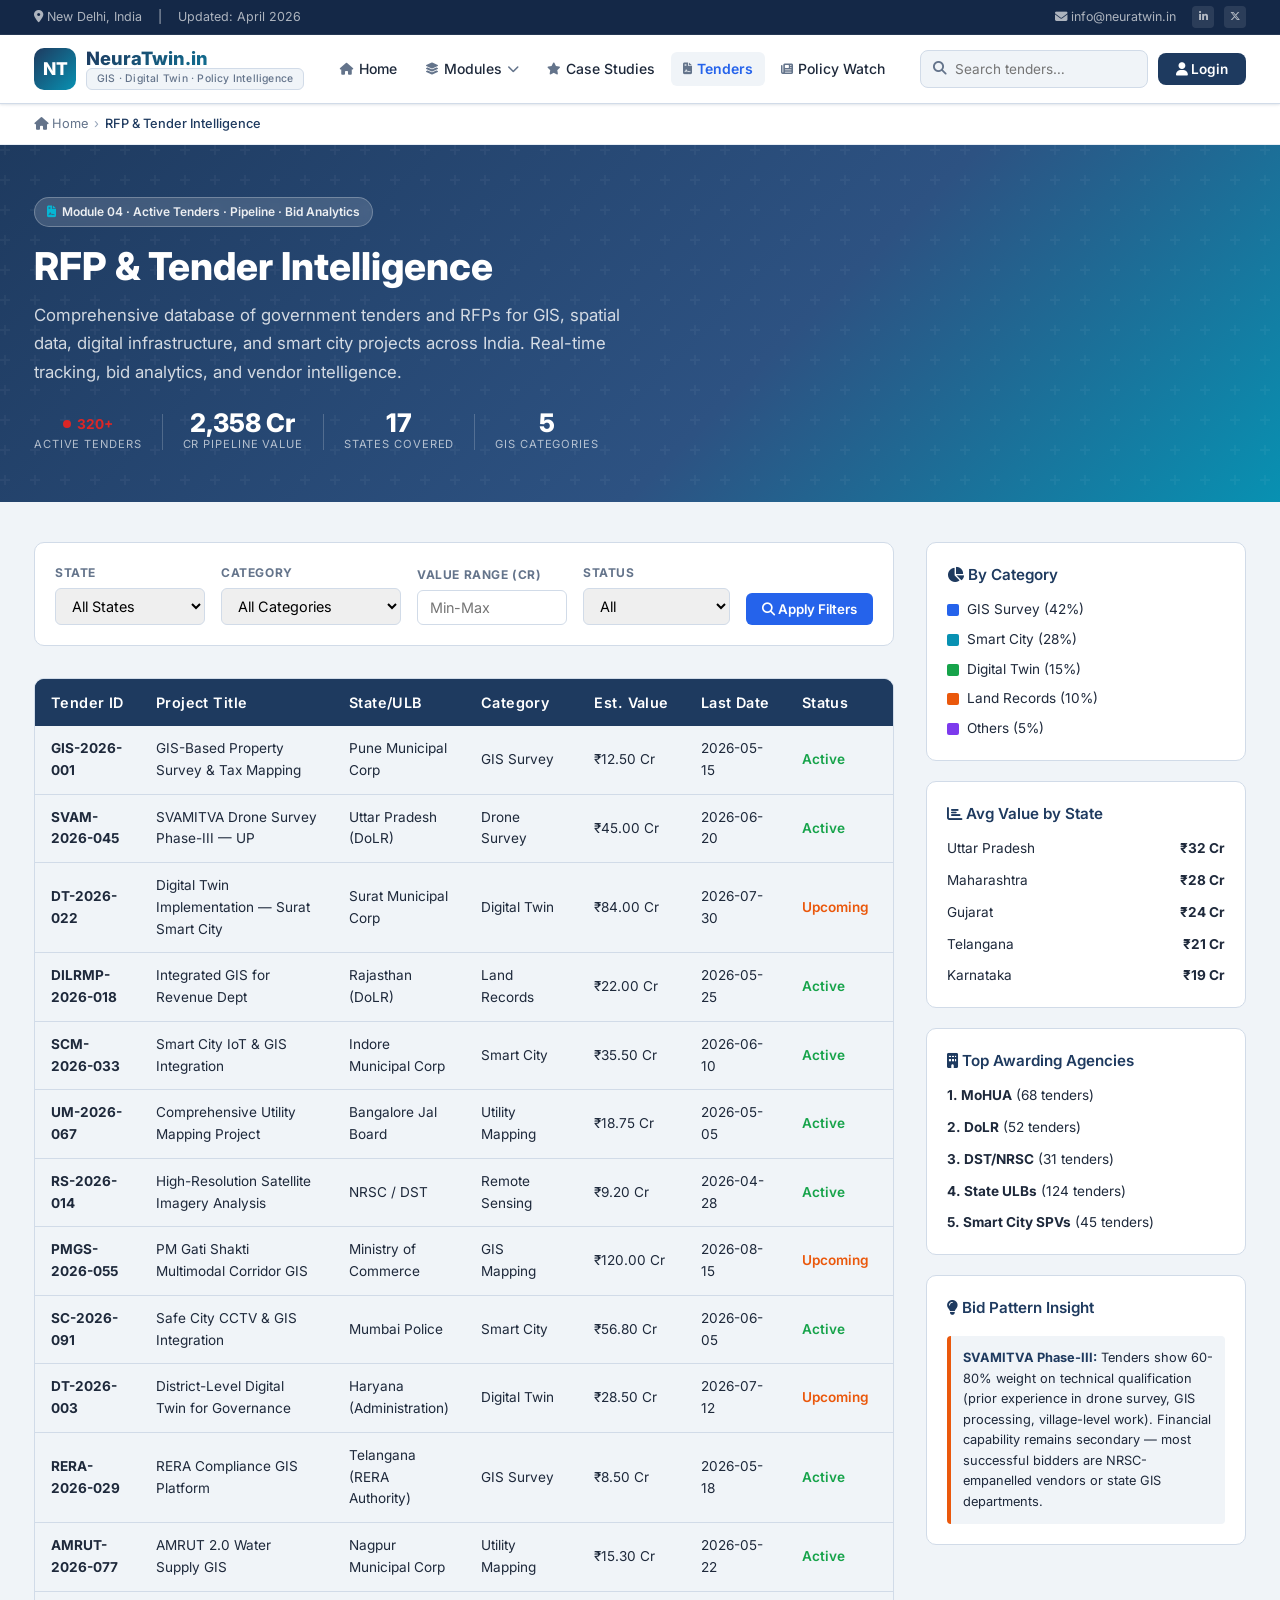
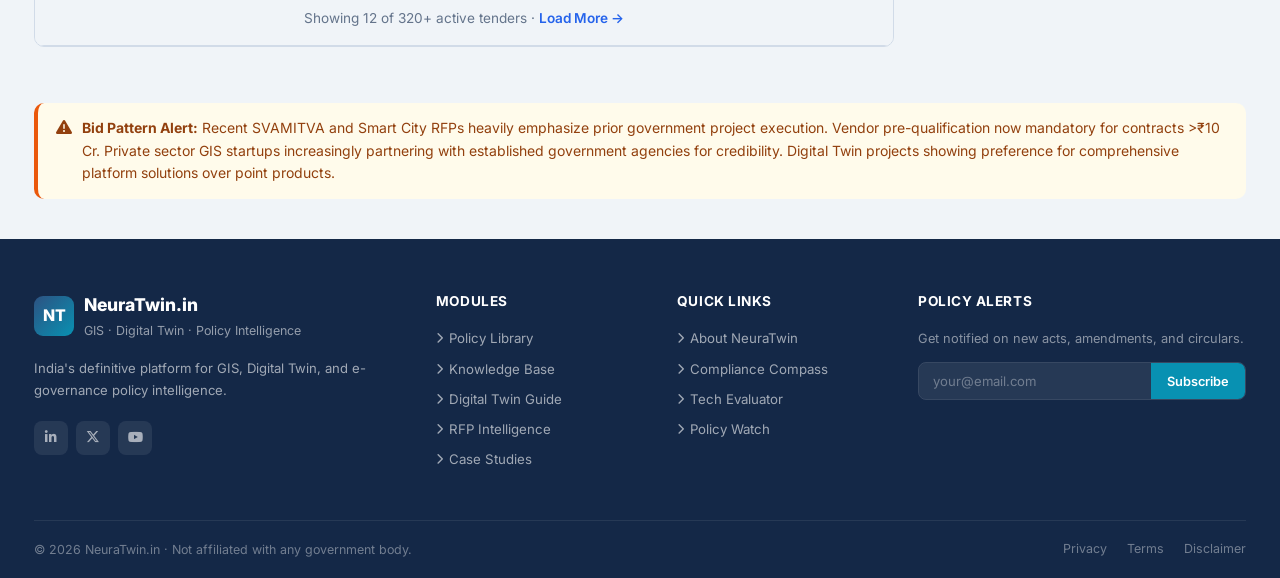
<file: rfp-intelligence.html>
<!DOCTYPE html>
<html lang="en">
<head>
<meta charset="UTF-8"/><meta name="viewport" content="width=device-width, initial-scale=1.0"/>
<title>RFP & Tender Intelligence — NeuraTwin.in</title>
<link rel="preconnect" href="https://fonts.googleapis.com"/>
<link href="https://fonts.googleapis.com/css2?family=Inter:wght@400;500;600;700;800&display=swap" rel="stylesheet"/>
<link rel="stylesheet" href="https://cdnjs.cloudflare.com/ajax/libs/font-awesome/6.5.0/css/all.min.css"/>
<link rel="stylesheet" href="css/style.css"/>
<style>
.filter-bar { background: var(--white); border: 1px solid var(--border); border-radius: var(--radius); padding: 20px; margin-bottom: 32px; display: flex; gap: 16px; flex-wrap: wrap; align-items: flex-end; }
.filter-group { display: flex; flex-direction: column; gap: 6px; }
.filter-group label { font-size: .75rem; font-weight: 700; color: var(--text-muted); text-transform: uppercase; letter-spacing: .05em; }
.filter-group select, .filter-group input { padding: 8px 12px; border: 1px solid var(--border); border-radius: 6px; font-size: .9rem; }
.filter-group select:focus, .filter-group input:focus { outline: none; border-color: var(--blue); }
.filter-btn { padding: 8px 16px; background: var(--blue); color: #fff; border: none; border-radius: 6px; font-weight: 600; cursor: pointer; }
.table-wrap { overflow-x: auto; margin: 24px 0; }
table { width: 100%; border-collapse: collapse; }
table th { background: var(--navy); color: #fff; padding: 12px 16px; text-align: left; font-weight: 600; font-size: .9rem; }
table td { padding: 12px 16px; border-bottom: 1px solid var(--border); font-size: .85rem; }
table tr:hover { background: var(--bg); }
.status-active { color: var(--green); font-weight: 600; }
.status-upcoming { color: var(--saffron); font-weight: 600; }
.status-closed { color: var(--text-light); font-weight: 600; }
.live-indicator { display: inline-flex; align-items: center; gap: 6px; color: #dc2626; font-weight: 600; font-size: .85rem; }
.live-dot { width: 8px; height: 8px; background: #dc2626; border-radius: 50%; animation: pulse 1.5s infinite; }
@keyframes pulse { 0%, 100% { opacity: 1; } 50% { opacity: 0.5; } }
.sidebar-analytics { display: flex; flex-direction: column; gap: 20px; }
.analytics-card { background: var(--white); border: 1px solid var(--border); border-radius: var(--radius); padding: 20px; }
.analytics-card h5 { color: var(--navy); margin-bottom: 12px; }
.pie-legend { display: flex; flex-direction: column; gap: 8px; }
.pie-item { display: flex; align-items: center; gap: 8px; font-size: .85rem; }
.pie-color { width: 12px; height: 12px; border-radius: 2px; flex-shrink: 0; }
.insight-box { background: var(--bg); border-left: 4px solid var(--saffron); padding: 12px; border-radius: 4px; font-size: .8rem; line-height: 1.6; }
.insight-box strong { color: var(--navy); }
</style>
</head>
<body>

<!-- Topbar -->
<div class="topbar">
  <div class="container">
    <div class="topbar-left"><span><i class="fa fa-location-dot"></i> New Delhi, India</span><span>|</span><span>Updated: April 2026</span></div>
    <div class="topbar-right"><a href="mailto:info@neuratwin.in"><i class="fa fa-envelope"></i> info@neuratwin.in</a><div class="topbar-social"><a href="#"><i class="fab fa-linkedin-in"></i></a><a href="#"><i class="fab fa-x-twitter"></i></a></div></div>
  </div>
</div>

<!-- Header -->
<header class="site-header">
  <div class="container">
    <div class="header-inner">
      <a href="index.html" class="logo">
        <div class="logo-icon">NT</div>
        <div class="logo-text"><div class="name">NeuraTwin<span style="color:var(--teal)">.in</span></div><div class="tag">GIS · Digital Twin · Policy Intelligence</div></div>
      </a>
      <nav class="main-nav">
        <ul>
          <li><a href="index.html"><i class="fa fa-house"></i> Home</a></li>
          <li class="nav-dropdown"><a href="#"><i class="fa fa-layer-group"></i> Modules <i class="fa fa-chevron-down"></i></a>
            <div class="dropdown-menu">
              <a href="policy-library.html"><i class="fa fa-scale-balanced"></i> Policy & Regulatory Library</a>
              <a href="knowledge-base.html"><i class="fa fa-book-open"></i> Domain Knowledge Base</a>
              <a href="dt-guide.html"><i class="fa fa-cube"></i> Digital Twin Guide</a>
              <a href="rfp-intelligence.html"><i class="fa fa-file-contract"></i> RFP & Tender Intelligence</a>
              <a href="case-studies.html"><i class="fa fa-star"></i> Case Study Repository</a>
              <a href="compliance-compass.html"><i class="fa fa-compass"></i> Compliance Compass</a>
              <a href="tech-evaluator.html"><i class="fa fa-microchip"></i> Tech Stack Evaluator</a>
              <a href="policy-watch.html"><i class="fa fa-newspaper"></i> Policy Watch</a>
            </div>
          </li>
          <li><a href="case-studies.html"><i class="fa fa-star"></i> Case Studies</a></li>
          <li><a href="rfp-intelligence.html"><i class="fa fa-file-contract"></i> Tenders</a></li>
          <li><a href="policy-watch.html"><i class="fa fa-newspaper"></i> Policy Watch</a></li>
        </ul>
      </nav>
      <div class="header-actions">
        <div class="header-search"><i class="fa fa-magnifying-glass"></i><input type="text" placeholder="Search tenders…"/></div>
        <button class="btn-login"><i class="fa fa-user"></i> Login</button>
        <button class="hamburger"><span></span><span></span><span></span></button>
      </div>
    </div>
  </div>
</header>

<!-- Mobile Nav -->
<div class="mobile-nav">
  <button class="mobile-nav-close"><i class="fa fa-xmark"></i></button>
  <a href="index.html"><i class="fa fa-house"></i> Home</a>
  <a href="policy-library.html"><i class="fa fa-scale-balanced"></i> Policy & Regulatory Library</a>
  <a href="knowledge-base.html"><i class="fa fa-book-open"></i> Domain Knowledge Base</a>
  <a href="dt-guide.html"><i class="fa fa-cube"></i> Digital Twin Guide</a>
  <a href="rfp-intelligence.html"><i class="fa fa-file-contract"></i> RFP & Tender Intelligence</a>
  <a href="case-studies.html"><i class="fa fa-star"></i> Case Studies</a>
  <a href="compliance-compass.html"><i class="fa fa-compass"></i> Compliance Compass</a>
  <a href="tech-evaluator.html"><i class="fa fa-microchip"></i> Tech Stack Evaluator</a>
  <a href="policy-watch.html"><i class="fa fa-newspaper"></i> Policy Watch</a>
</div>

<!-- Breadcrumb -->
<div class="breadcrumb"><div class="container"><ol><li><a href="index.html"><i class="fa fa-house"></i> Home</a></li><li class="current">RFP & Tender Intelligence</li></ol></div></div>

<!-- Page Hero -->
<div class="page-hero">
  <div class="container">
    <div class="hero-badge"><i class="fa fa-file-contract"></i> Module 04 · Active Tenders · Pipeline · Bid Analytics</div>
    <h1>RFP &amp; Tender Intelligence</h1>
    <p>Comprehensive database of government tenders and RFPs for GIS, spatial data, digital infrastructure, and smart city projects across India. Real-time tracking, bid analytics, and vendor intelligence.</p>
    <div class="page-hero-meta">
      <div class="hero-stat"><div class="live-indicator" style="margin: 0;"><span class="live-dot"></span><strong>320+</strong></div><div class="lbl">Active Tenders</div></div>
      <div class="hero-divider"></div>
      <div class="hero-stat"><div class="num" data-count="2400" data-suffix=" Cr">2400+</div><div class="lbl">Cr Pipeline Value</div></div>
      <div class="hero-divider"></div>
      <div class="hero-stat"><div class="num" data-count="18">18</div><div class="lbl">States Covered</div></div>
      <div class="hero-divider"></div>
      <div class="hero-stat"><div class="num" data-count="6">6</div><div class="lbl">GIS Categories</div></div>
    </div>
  </div>
</div>

<!-- Main Content -->
<section class="section-sm">
  <div class="container">
    <div style="display: grid; grid-template-columns: 1fr 320px; gap: 32px; align-items: start;">
      <main>
        <!-- Filter Bar -->
        <div class="filter-bar">
          <div class="filter-group" style="flex: 1; min-width: 150px;">
            <label>State</label>
            <select>
              <option>All States</option>
              <option>Uttar Pradesh</option>
              <option>Maharashtra</option>
              <option>Karnataka</option>
              <option>Telangana</option>
              <option>Gujarat</option>
              <option>Tamil Nadu</option>
              <option>Rajasthan</option>
              <option>Punjab</option>
            </select>
          </div>
          <div class="filter-group" style="flex: 1; min-width: 180px;">
            <label>Category</label>
            <select>
              <option>All Categories</option>
              <option>GIS Survey & Mapping</option>
              <option>Digital Twin</option>
              <option>Smart City Solutions</option>
              <option>Land Records Digitisation</option>
              <option>Utility Mapping</option>
              <option>Remote Sensing & Analysis</option>
            </select>
          </div>
          <div class="filter-group" style="flex: 1; min-width: 150px;">
            <label>Value Range (Cr)</label>
            <input type="text" placeholder="Min-Max" />
          </div>
          <div class="filter-group" style="flex: 1; min-width: 130px;">
            <label>Status</label>
            <select>
              <option>All</option>
              <option>Active</option>
              <option>Upcoming</option>
              <option>Recently Closed</option>
            </select>
          </div>
          <button class="filter-btn"><i class="fa fa-search"></i> Apply Filters</button>
        </div>

        <!-- Tender Table -->
        <div class="table-wrap">
          <table>
            <thead>
              <tr>
                <th style="width: 12%;">Tender ID</th>
                <th style="width: 26%;">Project Title</th>
                <th style="width: 14%;">State/ULB</th>
                <th style="width: 14%;">Category</th>
                <th style="width: 11%;">Est. Value</th>
                <th style="width: 10%;">Last Date</th>
                <th style="width: 13%;">Status</th>
              </tr>
            </thead>
            <tbody>
              <tr>
                <td><strong>GIS-2026-001</strong></td>
                <td>GIS-Based Property Survey & Tax Mapping</td>
                <td>Pune Municipal Corp</td>
                <td>GIS Survey</td>
                <td>₹12.50 Cr</td>
                <td>2026-05-15</td>
                <td><span class="status-active">Active</span></td>
              </tr>
              <tr>
                <td><strong>SVAM-2026-045</strong></td>
                <td>SVAMITVA Drone Survey Phase-III — UP</td>
                <td>Uttar Pradesh (DoLR)</td>
                <td>Drone Survey</td>
                <td>₹45.00 Cr</td>
                <td>2026-06-20</td>
                <td><span class="status-active">Active</span></td>
              </tr>
              <tr>
                <td><strong>DT-2026-022</strong></td>
                <td>Digital Twin Implementation — Surat Smart City</td>
                <td>Surat Municipal Corp</td>
                <td>Digital Twin</td>
                <td>₹84.00 Cr</td>
                <td>2026-07-30</td>
                <td><span class="status-upcoming">Upcoming</span></td>
              </tr>
              <tr>
                <td><strong>DILRMP-2026-018</strong></td>
                <td>Integrated GIS for Revenue Dept</td>
                <td>Rajasthan (DoLR)</td>
                <td>Land Records</td>
                <td>₹22.00 Cr</td>
                <td>2026-05-25</td>
                <td><span class="status-active">Active</span></td>
              </tr>
              <tr>
                <td><strong>SCM-2026-033</strong></td>
                <td>Smart City IoT & GIS Integration</td>
                <td>Indore Municipal Corp</td>
                <td>Smart City</td>
                <td>₹35.50 Cr</td>
                <td>2026-06-10</td>
                <td><span class="status-active">Active</span></td>
              </tr>
              <tr>
                <td><strong>UM-2026-067</strong></td>
                <td>Comprehensive Utility Mapping Project</td>
                <td>Bangalore Jal Board</td>
                <td>Utility Mapping</td>
                <td>₹18.75 Cr</td>
                <td>2026-05-05</td>
                <td><span class="status-active">Active</span></td>
              </tr>
              <tr>
                <td><strong>RS-2026-014</strong></td>
                <td>High-Resolution Satellite Imagery Analysis</td>
                <td>NRSC / DST</td>
                <td>Remote Sensing</td>
                <td>₹9.20 Cr</td>
                <td>2026-04-28</td>
                <td><span class="status-active">Active</span></td>
              </tr>
              <tr>
                <td><strong>PMGS-2026-055</strong></td>
                <td>PM Gati Shakti Multimodal Corridor GIS</td>
                <td>Ministry of Commerce</td>
                <td>GIS Mapping</td>
                <td>₹120.00 Cr</td>
                <td>2026-08-15</td>
                <td><span class="status-upcoming">Upcoming</span></td>
              </tr>
              <tr>
                <td><strong>SC-2026-091</strong></td>
                <td>Safe City CCTV & GIS Integration</td>
                <td>Mumbai Police</td>
                <td>Smart City</td>
                <td>₹56.80 Cr</td>
                <td>2026-06-05</td>
                <td><span class="status-active">Active</span></td>
              </tr>
              <tr>
                <td><strong>DT-2026-003</strong></td>
                <td>District-Level Digital Twin for Governance</td>
                <td>Haryana (Administration)</td>
                <td>Digital Twin</td>
                <td>₹28.50 Cr</td>
                <td>2026-07-12</td>
                <td><span class="status-upcoming">Upcoming</span></td>
              </tr>
              <tr>
                <td><strong>RERA-2026-029</strong></td>
                <td>RERA Compliance GIS Platform</td>
                <td>Telangana (RERA Authority)</td>
                <td>GIS Survey</td>
                <td>₹8.50 Cr</td>
                <td>2026-05-18</td>
                <td><span class="status-active">Active</span></td>
              </tr>
              <tr>
                <td><strong>AMRUT-2026-077</strong></td>
                <td>AMRUT 2.0 Water Supply GIS</td>
                <td>Nagpur Municipal Corp</td>
                <td>Utility Mapping</td>
                <td>₹15.30 Cr</td>
                <td>2026-05-22</td>
                <td><span class="status-active">Active</span></td>
              </tr>
            </tbody>
            <tfoot><tr><td colspan="7" style="text-align: center; padding: 16px;">Showing 12 of 320+ active tenders · <a href="#" style="color: var(--blue); font-weight: 600;">Load More →</a></td></tr></tfoot>
          </table>
        </div>

      </main>

      <!-- Sidebar Analytics -->
      <aside class="sidebar-analytics">
        <div class="analytics-card">
          <h5><i class="fa fa-chart-pie"></i> By Category</h5>
          <div class="pie-legend">
            <div class="pie-item">
              <div class="pie-color" style="background: #2563eb;"></div>
              <div>GIS Survey (42%)</div>
            </div>
            <div class="pie-item">
              <div class="pie-color" style="background: #0891b2;"></div>
              <div>Smart City (28%)</div>
            </div>
            <div class="pie-item">
              <div class="pie-color" style="background: #16a34a;"></div>
              <div>Digital Twin (15%)</div>
            </div>
            <div class="pie-item">
              <div class="pie-color" style="background: #ea580c;"></div>
              <div>Land Records (10%)</div>
            </div>
            <div class="pie-item">
              <div class="pie-color" style="background: #7c3aed;"></div>
              <div>Others (5%)</div>
            </div>
          </div>
        </div>

        <div class="analytics-card">
          <h5><i class="fa fa-bar-chart"></i> Avg Value by State</h5>
          <div style="font-size: .85rem; display: flex; flex-direction: column; gap: 10px;">
            <div style="display: flex; justify-content: space-between;">
              <span>Uttar Pradesh</span>
              <strong>₹32 Cr</strong>
            </div>
            <div style="display: flex; justify-content: space-between;">
              <span>Maharashtra</span>
              <strong>₹28 Cr</strong>
            </div>
            <div style="display: flex; justify-content: space-between;">
              <span>Gujarat</span>
              <strong>₹24 Cr</strong>
            </div>
            <div style="display: flex; justify-content: space-between;">
              <span>Telangana</span>
              <strong>₹21 Cr</strong>
            </div>
            <div style="display: flex; justify-content: space-between;">
              <span>Karnataka</span>
              <strong>₹19 Cr</strong>
            </div>
          </div>
        </div>

        <div class="analytics-card">
          <h5><i class="fa fa-building"></i> Top Awarding Agencies</h5>
          <div style="font-size: .85rem; display: flex; flex-direction: column; gap: 10px;">
            <div><strong>1. MoHUA</strong> (68 tenders)</div>
            <div><strong>2. DoLR</strong> (52 tenders)</div>
            <div><strong>3. DST/NRSC</strong> (31 tenders)</div>
            <div><strong>4. State ULBs</strong> (124 tenders)</div>
            <div><strong>5. Smart City SPVs</strong> (45 tenders)</div>
          </div>
        </div>

        <div class="analytics-card">
          <h5 style="margin-bottom: 16px;"><i class="fa fa-lightbulb"></i> Bid Pattern Insight</h5>
          <div class="insight-box">
            <strong>SVAMITVA Phase-III:</strong> Tenders show 60-80% weight on technical qualification (prior experience in drone survey, GIS processing, village-level work). Financial capability remains secondary — most successful bidders are NRSC-empanelled vendors or state GIS departments.
          </div>
        </div>
      </aside>
    </div>

    <!-- Alert -->
    <div class="alert alert-warn" style="margin-top: 32px;"><i class="fa fa-triangle-exclamation"></i><div><strong>Bid Pattern Alert:</strong> Recent SVAMITVA and Smart City RFPs heavily emphasize prior government project execution. Vendor pre-qualification now mandatory for contracts >₹10 Cr. Private sector GIS startups increasingly partnering with established government agencies for credibility. Digital Twin projects showing preference for comprehensive platform solutions over point products.</div></div>

  </div>
</section>

<!-- Footer -->
<footer class="site-footer">
  <div class="footer-top"><div class="container"><div class="footer-grid">
    <div class="footer-brand">
      <div class="logo-wrap"><div class="logo-icon" style="width:40px;height:40px;background:linear-gradient(135deg,#2d5282,#0891b2);border-radius:9px;display:flex;align-items:center;justify-content:center;color:#fff;font-weight:800;font-size:1rem;">NT</div><div><div class="site-name">NeuraTwin.in</div><div class="tagline">GIS · Digital Twin · Policy Intelligence</div></div></div>
      <p>India's definitive platform for GIS, Digital Twin, and e-governance policy intelligence.</p>
      <div class="footer-social"><a href="#"><i class="fab fa-linkedin-in"></i></a><a href="#"><i class="fab fa-x-twitter"></i></a><a href="#"><i class="fab fa-youtube"></i></a></div>
    </div>
    <div class="footer-col"><h5>Modules</h5><ul>
      <li><a href="policy-library.html"><i class="fa fa-chevron-right"></i> Policy Library</a></li>
      <li><a href="knowledge-base.html"><i class="fa fa-chevron-right"></i> Knowledge Base</a></li>
      <li><a href="dt-guide.html"><i class="fa fa-chevron-right"></i> Digital Twin Guide</a></li>
      <li><a href="rfp-intelligence.html"><i class="fa fa-chevron-right"></i> RFP Intelligence</a></li>
      <li><a href="case-studies.html"><i class="fa fa-chevron-right"></i> Case Studies</a></li>
    </ul></div>
    <div class="footer-col"><h5>Quick Links</h5><ul>
      <li><a href="#"><i class="fa fa-chevron-right"></i> About NeuraTwin</a></li>
      <li><a href="compliance-compass.html"><i class="fa fa-chevron-right"></i> Compliance Compass</a></li>
      <li><a href="tech-evaluator.html"><i class="fa fa-chevron-right"></i> Tech Evaluator</a></li>
      <li><a href="policy-watch.html"><i class="fa fa-chevron-right"></i> Policy Watch</a></li>
    </ul></div>
    <div class="footer-col"><h5>Policy Alerts</h5><p style="font-size:.8rem;color:rgba(255,255,255,.5);margin-bottom:12px;">Get notified on new acts, amendments, and circulars.</p><div class="newsletter-form"><input type="email" placeholder="your@email.com"/><button>Subscribe</button></div></div>
  </div></div></div>
  <div class="container"><div class="footer-bottom"><p>© 2026 NeuraTwin.in · Not affiliated with any government body.</p><div class="footer-bottom-links"><a href="#">Privacy</a><a href="#">Terms</a><a href="#">Disclaimer</a></div></div></div>
</footer>

<button class="back-top"><i class="fa fa-arrow-up"></i></button>
<script src="js/main.js"></script>
</body>
</html>
</file>
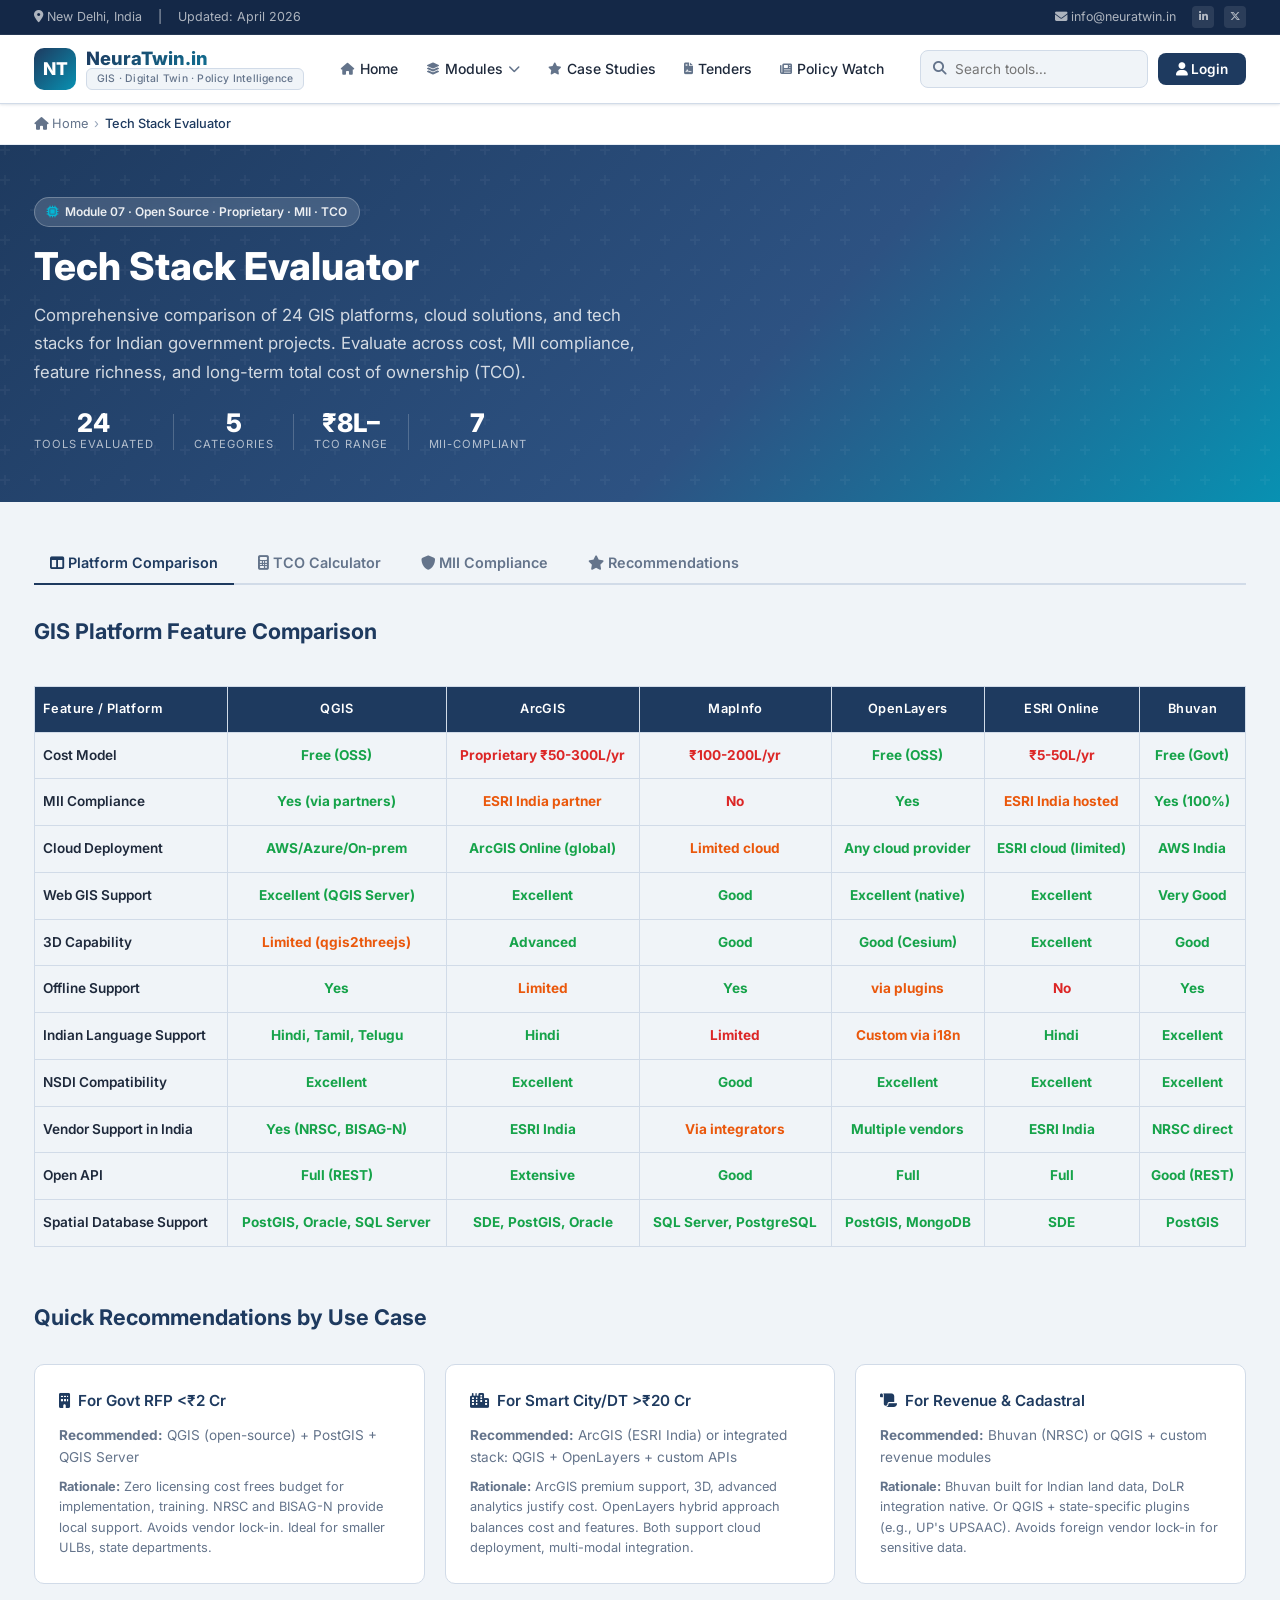
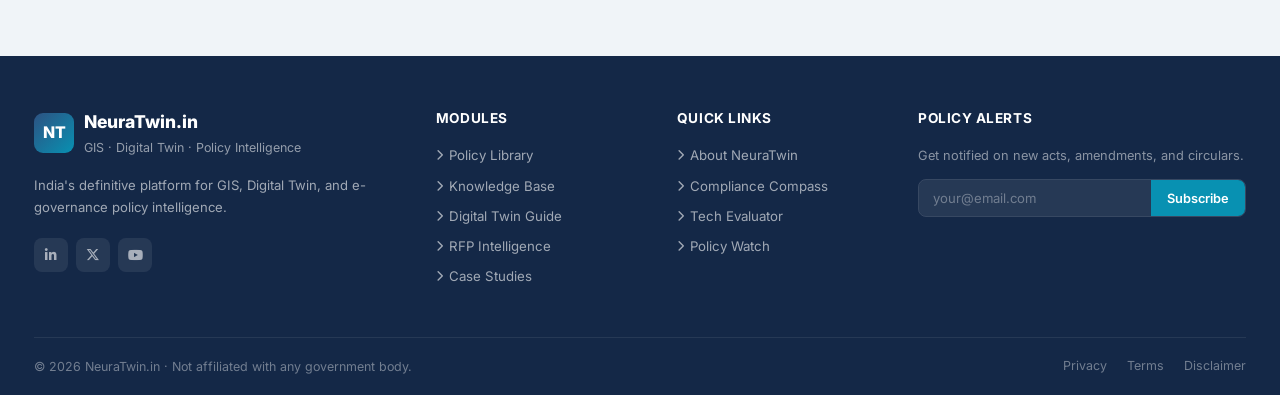
<file: tech-evaluator.html>
<!DOCTYPE html>
<html lang="en">
<head>
<meta charset="UTF-8"/><meta name="viewport" content="width=device-width, initial-scale=1.0"/>
<title>Tech Stack Evaluator — NeuraTwin.in</title>
<link rel="preconnect" href="https://fonts.googleapis.com"/>
<link href="https://fonts.googleapis.com/css2?family=Inter:wght@400;500;600;700;800&display=swap" rel="stylesheet"/>
<link rel="stylesheet" href="https://cdnjs.cloudflare.com/ajax/libs/font-awesome/6.5.0/css/all.min.css"/>
<link rel="stylesheet" href="css/style.css"/>
<style>
.tech-tabs { display: flex; gap: 8px; margin-bottom: 32px; flex-wrap: wrap; border-bottom: 2px solid var(--border); }
.tech-tab-btn { padding: 12px 16px; border: none; background: none; color: var(--text-muted); font-size: .9rem; font-weight: 600; cursor: pointer; transition: var(--transition); border-bottom: 2px solid transparent; margin-bottom: -2px; }
.tech-tab-btn:hover { color: var(--blue); }
.tech-tab-btn.active { color: var(--navy); border-bottom-color: var(--navy); }
.tech-pane { display: none; }
.tech-pane.active { display: block; }
.compare-table { width: 100%; border-collapse: collapse; margin: 24px 0; font-size: .85rem; }
.compare-table th, .compare-table td { padding: 12px 8px; text-align: center; border: 1px solid var(--border); }
.compare-table th { background: var(--navy); color: #fff; font-weight: 600; white-space: nowrap; }
.compare-table th:first-child { text-align: left; }
.compare-table td:first-child { text-align: left; font-weight: 600; background: var(--bg); }
.compare-yes { color: var(--green); font-weight: 700; }
.compare-no { color: var(--red); font-weight: 700; }
.compare-partial { color: var(--saffron); font-weight: 700; }
.rec-cards { display: grid; grid-template-columns: repeat(auto-fit, minmax(300px, 1fr)); gap: 20px; margin: 32px 0; }
.rec-card { background: var(--white); border: 1px solid var(--border); border-radius: var(--radius); padding: 24px; }
.rec-card h5 { color: var(--navy); margin-bottom: 12px; display: flex; align-items: center; gap: 8px; }
.rec-card .stack-list { margin: 16px 0; font-size: .85rem; }
.rec-card .stack-list strong { color: var(--blue); }
.rec-card p { font-size: .85rem; line-height: 1.6; }
.tco-form { background: var(--white); border: 1px solid var(--border); border-radius: var(--radius); padding: 24px; max-width: 600px; }
.form-group { margin-bottom: 24px; }
.form-group label { display: block; font-weight: 600; margin-bottom: 8px; color: var(--navy); font-size: .9rem; }
.form-group input, .form-group select { width: 100%; padding: 10px 12px; border: 1px solid var(--border); border-radius: 6px; font-size: .9rem; }
.form-group input:focus, .form-group select:focus { outline: none; border-color: var(--blue); box-shadow: 0 0 0 3px rgba(37, 99, 235, 0.1); }
.form-radio { display: flex; gap: 24px; margin-top: 8px; }
.form-radio label { margin-bottom: 0; font-weight: 400; display: flex; align-items: center; gap: 8px; }
.form-radio input { width: auto; }
.tco-results { background: var(--bg); border: 1px solid var(--border); border-radius: var(--radius); padding: 20px; margin-top: 24px; display: none; }
.tco-results.active { display: block; }
.tco-row { display: flex; justify-content: space-between; padding: 8px 0; border-bottom: 1px solid var(--border-lt); font-size: .9rem; }
.tco-row strong { color: var(--navy); }
.tco-row.total { background: var(--navy); color: #fff; padding: 12px 8px; border-radius: 4px; margin-top: 8px; font-weight: 700; border-bottom: none; }
.mii-table { width: 100%; border-collapse: collapse; margin: 24px 0; font-size: .85rem; }
.mii-table th, .mii-table td { padding: 12px; text-align: left; border-bottom: 1px solid var(--border); }
.mii-table th { background: var(--navy); color: #fff; font-weight: 600; }
.mii-table tr:hover { background: var(--bg); }
.mii-score { font-weight: 700; }
.mii-yes { color: var(--green); }
.mii-partial { color: var(--saffron); }
.scenario-cards { display: grid; grid-template-columns: repeat(auto-fit, minmax(280px, 1fr)); gap: 20px; margin: 24px 0; }
.scenario-card { background: var(--white); border: 1px solid var(--border); border-radius: var(--radius); padding: 20px; }
.scenario-card h5 { color: var(--navy); margin-bottom: 12px; }
.scenario-card .scenario-stack { background: var(--bg); padding: 12px; border-radius: 6px; margin: 12px 0; font-size: .85rem; }
.scenario-card .scenario-rationale { font-size: .8rem; color: var(--text-muted); line-height: 1.6; }
</style>
</head>
<body>

<!-- Topbar -->
<div class="topbar">
  <div class="container">
    <div class="topbar-left"><span><i class="fa fa-location-dot"></i> New Delhi, India</span><span>|</span><span>Updated: April 2026</span></div>
    <div class="topbar-right"><a href="mailto:info@neuratwin.in"><i class="fa fa-envelope"></i> info@neuratwin.in</a><div class="topbar-social"><a href="#"><i class="fab fa-linkedin-in"></i></a><a href="#"><i class="fab fa-x-twitter"></i></a></div></div>
  </div>
</div>

<!-- Header -->
<header class="site-header">
  <div class="container">
    <div class="header-inner">
      <a href="index.html" class="logo">
        <div class="logo-icon">NT</div>
        <div class="logo-text"><div class="name">NeuraTwin<span style="color:var(--teal)">.in</span></div><div class="tag">GIS · Digital Twin · Policy Intelligence</div></div>
      </a>
      <nav class="main-nav">
        <ul>
          <li><a href="index.html"><i class="fa fa-house"></i> Home</a></li>
          <li class="nav-dropdown"><a href="#"><i class="fa fa-layer-group"></i> Modules <i class="fa fa-chevron-down"></i></a>
            <div class="dropdown-menu">
              <a href="policy-library.html"><i class="fa fa-scale-balanced"></i> Policy & Regulatory Library</a>
              <a href="knowledge-base.html"><i class="fa fa-book-open"></i> Domain Knowledge Base</a>
              <a href="dt-guide.html"><i class="fa fa-cube"></i> Digital Twin Guide</a>
              <a href="rfp-intelligence.html"><i class="fa fa-file-contract"></i> RFP & Tender Intelligence</a>
              <a href="case-studies.html"><i class="fa fa-star"></i> Case Study Repository</a>
              <a href="compliance-compass.html"><i class="fa fa-compass"></i> Compliance Compass</a>
              <a href="tech-evaluator.html"><i class="fa fa-microchip"></i> Tech Stack Evaluator</a>
              <a href="policy-watch.html"><i class="fa fa-newspaper"></i> Policy Watch</a>
            </div>
          </li>
          <li><a href="case-studies.html"><i class="fa fa-star"></i> Case Studies</a></li>
          <li><a href="rfp-intelligence.html"><i class="fa fa-file-contract"></i> Tenders</a></li>
          <li><a href="policy-watch.html"><i class="fa fa-newspaper"></i> Policy Watch</a></li>
        </ul>
      </nav>
      <div class="header-actions">
        <div class="header-search"><i class="fa fa-magnifying-glass"></i><input type="text" placeholder="Search tools…"/></div>
        <button class="btn-login"><i class="fa fa-user"></i> Login</button>
        <button class="hamburger"><span></span><span></span><span></span></button>
      </div>
    </div>
  </div>
</header>

<!-- Mobile Nav -->
<div class="mobile-nav">
  <button class="mobile-nav-close"><i class="fa fa-xmark"></i></button>
  <a href="index.html"><i class="fa fa-house"></i> Home</a>
  <a href="policy-library.html"><i class="fa fa-scale-balanced"></i> Policy & Regulatory Library</a>
  <a href="knowledge-base.html"><i class="fa fa-book-open"></i> Domain Knowledge Base</a>
  <a href="dt-guide.html"><i class="fa fa-cube"></i> Digital Twin Guide</a>
  <a href="rfp-intelligence.html"><i class="fa fa-file-contract"></i> RFP & Tender Intelligence</a>
  <a href="case-studies.html"><i class="fa fa-star"></i> Case Studies</a>
  <a href="compliance-compass.html"><i class="fa fa-compass"></i> Compliance Compass</a>
  <a href="tech-evaluator.html"><i class="fa fa-microchip"></i> Tech Stack Evaluator</a>
  <a href="policy-watch.html"><i class="fa fa-newspaper"></i> Policy Watch</a>
</div>

<!-- Breadcrumb -->
<div class="breadcrumb"><div class="container"><ol><li><a href="index.html"><i class="fa fa-house"></i> Home</a></li><li class="current">Tech Stack Evaluator</li></ol></div></div>

<!-- Page Hero -->
<div class="page-hero">
  <div class="container">
    <div class="hero-badge"><i class="fa fa-microchip"></i> Module 07 · Open Source · Proprietary · MII · TCO</div>
    <h1>Tech Stack Evaluator</h1>
    <p>Comprehensive comparison of 24 GIS platforms, cloud solutions, and tech stacks for Indian government projects. Evaluate across cost, MII compliance, feature richness, and long-term total cost of ownership (TCO).</p>
    <div class="page-hero-meta">
      <div class="hero-stat"><div class="num" data-count="24">24</div><div class="lbl">Tools Evaluated</div></div>
      <div class="hero-divider"></div>
      <div class="hero-stat"><div class="num" data-count="6">6</div><div class="lbl">Categories</div></div>
      <div class="hero-divider"></div>
      <div class="hero-stat"><div class="num">₹8L–</div><div class="lbl">TCO Range</div></div>
      <div class="hero-divider"></div>
      <div class="hero-stat"><div class="num" data-count="8">8</div><div class="lbl">MII-Compliant</div></div>
    </div>
  </div>
</div>

<!-- Main Content -->
<section class="section-sm">
  <div class="container">
    <!-- Tabs -->
    <div class="tech-tabs">
      <button class="tech-tab-btn active" data-tab="comparison"><i class="fa fa-columns"></i> Platform Comparison</button>
      <button class="tech-tab-btn" data-tab="tco"><i class="fa fa-calculator"></i> TCO Calculator</button>
      <button class="tech-tab-btn" data-tab="mii"><i class="fa fa-shield"></i> MII Compliance</button>
      <button class="tech-tab-btn" data-tab="recommendations"><i class="fa fa-star"></i> Recommendations</button>
    </div>

    <!-- Comparison Tab -->
    <div id="comparison" class="tech-pane active">
      <h3 style="color: var(--navy); margin-bottom: 16px;">GIS Platform Feature Comparison</h3>
      <div style="overflow-x: auto;">
        <table class="compare-table">
          <thead>
            <tr>
              <th>Feature / Platform</th>
              <th>QGIS</th>
              <th>ArcGIS</th>
              <th>MapInfo</th>
              <th>OpenLayers</th>
              <th>ESRI Online</th>
              <th>Bhuvan</th>
            </tr>
          </thead>
          <tbody>
            <tr>
              <td>Cost Model</td>
              <td><span class="compare-yes">Free (OSS)</span></td>
              <td><span class="compare-no">Proprietary ₹50-300L/yr</span></td>
              <td><span class="compare-no">₹100-200L/yr</span></td>
              <td><span class="compare-yes">Free (OSS)</span></td>
              <td><span class="compare-no">₹5-50L/yr</span></td>
              <td><span class="compare-yes">Free (Govt)</span></td>
            </tr>
            <tr>
              <td>MII Compliance</td>
              <td><span class="compare-yes">Yes (via partners)</span></td>
              <td><span class="compare-partial">ESRI India partner</span></td>
              <td><span class="compare-no">No</span></td>
              <td><span class="compare-yes">Yes</span></td>
              <td><span class="compare-partial">ESRI India hosted</span></td>
              <td><span class="compare-yes">Yes (100%)</span></td>
            </tr>
            <tr>
              <td>Cloud Deployment</td>
              <td><span class="compare-yes">AWS/Azure/On-prem</span></td>
              <td><span class="compare-yes">ArcGIS Online (global)</span></td>
              <td><span class="compare-partial">Limited cloud</span></td>
              <td><span class="compare-yes">Any cloud provider</span></td>
              <td><span class="compare-yes">ESRI cloud (limited)</span></td>
              <td><span class="compare-yes">AWS India</span></td>
            </tr>
            <tr>
              <td>Web GIS Support</td>
              <td><span class="compare-yes">Excellent (QGIS Server)</span></td>
              <td><span class="compare-yes">Excellent</span></td>
              <td><span class="compare-yes">Good</span></td>
              <td><span class="compare-yes">Excellent (native)</span></td>
              <td><span class="compare-yes">Excellent</span></td>
              <td><span class="compare-yes">Very Good</span></td>
            </tr>
            <tr>
              <td>3D Capability</td>
              <td><span class="compare-partial">Limited (qgis2threejs)</span></td>
              <td><span class="compare-yes">Advanced</span></td>
              <td><span class="compare-yes">Good</span></td>
              <td><span class="compare-yes">Good (Cesium)</span></td>
              <td><span class="compare-yes">Excellent</span></td>
              <td><span class="compare-yes">Good</span></td>
            </tr>
            <tr>
              <td>Offline Support</td>
              <td><span class="compare-yes">Yes</span></td>
              <td><span class="compare-partial">Limited</span></td>
              <td><span class="compare-yes">Yes</span></td>
              <td><span class="compare-partial">via plugins</span></td>
              <td><span class="compare-no">No</span></td>
              <td><span class="compare-yes">Yes</span></td>
            </tr>
            <tr>
              <td>Indian Language Support</td>
              <td><span class="compare-yes">Hindi, Tamil, Telugu</span></td>
              <td><span class="compare-yes">Hindi</span></td>
              <td><span class="compare-no">Limited</span></td>
              <td><span class="compare-partial">Custom via i18n</span></td>
              <td><span class="compare-yes">Hindi</span></td>
              <td><span class="compare-yes">Excellent</span></td>
            </tr>
            <tr>
              <td>NSDI Compatibility</td>
              <td><span class="compare-yes">Excellent</span></td>
              <td><span class="compare-yes">Excellent</span></td>
              <td><span class="compare-yes">Good</span></td>
              <td><span class="compare-yes">Excellent</span></td>
              <td><span class="compare-yes">Excellent</span></td>
              <td><span class="compare-yes">Excellent</span></td>
            </tr>
            <tr>
              <td>Vendor Support in India</td>
              <td><span class="compare-yes">Yes (NRSC, BISAG-N)</span></td>
              <td><span class="compare-yes">ESRI India</span></td>
              <td><span class="compare-partial">Via integrators</span></td>
              <td><span class="compare-yes">Multiple vendors</span></td>
              <td><span class="compare-yes">ESRI India</span></td>
              <td><span class="compare-yes">NRSC direct</span></td>
            </tr>
            <tr>
              <td>Open API</td>
              <td><span class="compare-yes">Full (REST)</span></td>
              <td><span class="compare-yes">Extensive</span></td>
              <td><span class="compare-yes">Good</span></td>
              <td><span class="compare-yes">Full</span></td>
              <td><span class="compare-yes">Full</span></td>
              <td><span class="compare-yes">Good (REST)</span></td>
            </tr>
            <tr>
              <td>Spatial Database Support</td>
              <td><span class="compare-yes">PostGIS, Oracle, SQL Server</span></td>
              <td><span class="compare-yes">SDE, PostGIS, Oracle</span></td>
              <td><span class="compare-yes">SQL Server, PostgreSQL</span></td>
              <td><span class="compare-yes">PostGIS, MongoDB</span></td>
              <td><span class="compare-yes">SDE</span></td>
              <td><span class="compare-yes">PostGIS</span></td>
            </tr>
          </tbody>
        </table>
      </div>

      <h3 style="color: var(--navy); margin: 32px 0 16px;">Quick Recommendations by Use Case</h3>
      <div class="rec-cards">
        <div class="rec-card">
          <h5><i class="fa fa-building"></i> For Govt RFP <₹2 Cr</h5>
          <p><strong>Recommended:</strong> QGIS (open-source) + PostGIS + QGIS Server</p>
          <p style="margin-top: 8px; font-size: .8rem; color: var(--text-muted);"><strong>Rationale:</strong> Zero licensing cost frees budget for implementation, training. NRSC and BISAG-N provide local support. Avoids vendor lock-in. Ideal for smaller ULBs, state departments.</p>
        </div>
        <div class="rec-card">
          <h5><i class="fa fa-city"></i> For Smart City/DT >₹20 Cr</h5>
          <p><strong>Recommended:</strong> ArcGIS (ESRI India) or integrated stack: QGIS + OpenLayers + custom APIs</p>
          <p style="margin-top: 8px; font-size: .8rem; color: var(--text-muted);"><strong>Rationale:</strong> ArcGIS premium support, 3D, advanced analytics justify cost. OpenLayers hybrid approach balances cost and features. Both support cloud deployment, multi-modal integration.</p>
        </div>
        <div class="rec-card">
          <h5><i class="fa fa-scroll"></i> For Revenue & Cadastral</h5>
          <p><strong>Recommended:</strong> Bhuvan (NRSC) or QGIS + custom revenue modules</p>
          <p style="margin-top: 8px; font-size: .8rem; color: var(--text-muted);"><strong>Rationale:</strong> Bhuvan built for Indian land data, DoLR integration native. Or QGIS + state-specific plugins (e.g., UP's UPSAAC). Avoids foreign vendor lock-in for sensitive data.</p>
        </div>
      </div>
    </div>

    <!-- TCO Calculator Tab -->
    <div id="tco" class="tech-pane">
      <h3 style="color: var(--navy); margin-bottom: 24px;">Total Cost of Ownership Calculator (3-Year)</h3>
      <form class="tco-form" id="tco-form">
        <div class="form-group">
          <label for="tco-users"><i class="fa fa-users"></i> Number of GIS Users (Concurrent)</label>
          <input type="number" id="tco-users" name="users" min="5" max="500" value="50" />
          <small style="color: var(--text-muted);">Include desktop + web users</small>
        </div>

        <div class="form-group">
          <label for="tco-years"><i class="fa fa-calendar"></i> Project Duration (Years)</label>
          <input type="number" id="tco-years" name="years" min="1" max="10" value="3" />
        </div>

        <div class="form-group">
          <label>Preferred Stack</label>
          <div class="form-radio">
            <label>
              <input type="radio" name="stack" value="open-source" checked /> Open Source (QGIS + PostGIS)
            </label>
            <label>
              <input type="radio" name="stack" value="proprietary" /> Proprietary (ArcGIS)
            </label>
          </div>
        </div>

        <button type="button" class="btn btn-primary" onclick="calcTCO()"><i class="fa fa-calculator"></i> Calculate TCO</button>
      </form>

      <div class="tco-results" id="tco-results">
        <h4 style="color: var(--navy); margin-bottom: 16px;">3-Year Total Cost Breakdown</h4>
        <div class="tco-row">
          <span>License Cost (Year 1-3)</span>
          <strong id="tco-license">—</strong>
        </div>
        <div class="tco-row">
          <span>Implementation & Integration</span>
          <strong id="tco-impl">—</strong>
        </div>
        <div class="tco-row">
          <span>User Training (3 batches)</span>
          <strong id="tco-training">—</strong>
        </div>
        <div class="tco-row">
          <span>Annual Support & Maintenance</span>
          <strong id="tco-support">—</strong>
        </div>
        <div class="tco-row">
          <span>Infrastructure (cloud/on-prem)</span>
          <strong id="tco-infra">—</strong>
        </div>
        <div class="tco-row total">
          <span>TOTAL 3-YEAR TCO</span>
          <strong id="tco-total">—</strong>
        </div>
      </div>
    </div>

    <!-- MII Compliance Tab -->
    <div id="mii" class="tech-pane">
      <h3 style="color: var(--navy); margin-bottom: 16px;">Make in India (MII) Compliance Scorecard</h3>
      <p style="margin-bottom: 24px; font-size: .9rem;">Make in India certification for GIS software requires Indian origin, Indian employment, and local manufacturing/support. DPIIT maintains MII registry.</p>

      <table class="mii-table">
        <thead>
          <tr>
            <th>Tool / Platform</th>
            <th>Indian Origin</th>
            <th>Indian Partner Available</th>
            <th>DPIIT Registered</th>
            <th>MII Score</th>
          </tr>
        </thead>
        <tbody>
          <tr>
            <td><strong>Bhuvan (NRSC)</strong></td>
            <td><span class="mii-yes">✓ YES</span></td>
            <td><span class="mii-yes">✓ NRSC direct</span></td>
            <td><span class="mii-yes">✓ YES</span></td>
            <td><span class="mii-score" style="color: var(--green);">★★★★★ 100%</span></td>
          </tr>
          <tr>
            <td><strong>QGIS (via NRSC/BISAG-N)</strong></td>
            <td><span class="mii-partial">~ German origin but Indian partners</span></td>
            <td><span class="mii-yes">✓ NRSC, BISAG-N, state agencies</span></td>
            <td><span class="mii-partial">~ Via Indian partners</span></td>
            <td><span class="mii-score" style="color: var(--saffron);">★★★★☆ 80%</span></td>
          </tr>
          <tr>
            <td><strong>ArcGIS (ESRI India)</strong></td>
            <td><span class="mii-partial">~ US-origin, India subsidiary</span></td>
            <td><span class="mii-yes">✓ ESRI India Ltd</span></td>
            <td><span class="mii-partial">~ Partial compliance</span></td>
            <td><span class="mii-score" style="color: var(--saffron);">★★★☆☆ 60%</span></td>
          </tr>
          <tr>
            <td><strong>MapmyIndia APIS</strong></td>
            <td><span class="mii-yes">✓ YES (Indian mapping co)</span></td>
            <td><span class="mii-yes">✓ Direct</span></td>
            <td><span class="mii-yes">✓ YES</span></td>
            <td><span class="mii-score" style="color: var(--green);">★★★★★ 95%</span></td>
          </tr>
          <tr>
            <td><strong>OpenLayers (via Indian vendors)</strong></td>
            <td><span class="mii-partial">~ International OSS, India support</span></td>
            <td><span class="mii-yes">✓ Multiple vendors</span></td>
            <td><span class="mii-partial">~ Via vendors</span></td>
            <td><span class="mii-score" style="color: var(--saffron);">★★★★☆ 75%</span></td>
          </tr>
          <tr>
            <td><strong>Vedas (NRSC)</strong></td>
            <td><span class="mii-yes">✓ YES</span></td>
            <td><span class="mii-yes">✓ NRSC direct</span></td>
            <td><span class="mii-yes">✓ YES</span></td>
            <td><span class="mii-score" style="color: var(--green);">★★★★★ 100%</span></td>
          </tr>
        </tbody>
      </table>
    </div>

    <!-- Recommendations Tab -->
    <div id="recommendations" class="tech-pane">
      <h3 style="color: var(--navy); margin-bottom: 24px;">Scenario-based Tech Stack Recommendations</h3>

      <div class="scenario-cards">
        <div class="scenario-card">
          <h5><i class="fa fa-landmark"></i> Government RFP <₹5 Cr</h5>
          <div class="scenario-stack">
            <strong>Stack:</strong> QGIS Desktop + QGIS Server + PostGIS + Ubuntu<br/>
            <strong>Cloud:</strong> AWS/Azure India (or on-premise)<br/>
            <strong>Licensing:</strong> Open source (zero license cost)
          </div>
          <div class="scenario-rationale">
            <strong>Why:</strong> Minimal licensing overhead maximizes implementation budget. Local support available from NRSC, BISAG-N, state IT depts. Avoids vendor lock-in. Suitable for ULBs, village-level projects, state GIS centers. Maintenance easy — large support community.
          </div>
        </div>

        <div class="scenario-card">
          <h5><i class="fa fa-city"></i> Smart City / Digital Twin >₹20 Cr</h5>
          <div class="scenario-stack">
            <strong>Stack:</strong> ArcGIS Portal + ArcGIS Online + Spatial Database Engine<br/>
            <strong>Cloud:</strong> AWS/Azure (ESRI India support)<br/>
            <strong>Licensing:</strong> ₹100-300L/year (site license model)
          </div>
          <div class="scenario-rationale">
            <strong>Why:</strong> Enterprise-grade features (3D, analytics, automation, mobile), proven scalability for large cities, dedicated support from ESRI India, integration with Smart City platforms (ICC, sensor networks). Higher cost justified by faster deployment, reduced implementation risk.
          </div>
        </div>

        <div class="scenario-card">
          <h5><i class="fa fa-scroll"></i> Research / Academic</h5>
          <div class="scenario-stack">
            <strong>Stack:</strong> QGIS + PostGIS + GRASS GIS + R/Python<br/>
            <strong>Cloud:</strong> Academic cloud (GitHub, AWS Academic)<br/>
            <strong>Licensing:</strong> All open source
          </div>
          <div class="scenario-rationale">
            <strong>Why:</strong> Zero cost ideal for academic budgets. Advanced spatial analysis via GRASS, QGIS plugins, R packages (sf, raster). Reproducibility through open-source. Good for training students in GIS methodology without vendor constraints.
          </div>
        </div>

        <div class="scenario-card">
          <h5><i class="fa fa-fire"></i> Emergency / Rapid Deployment</h5>
          <div class="scenario-stack">
            <strong>Stack:</strong> Google Maps + QGIS + cloud-hosted PostGIS<br/>
            <strong>Cloud:</strong> Google Cloud or AWS (pre-configured)<br/>
            <strong>Licensing:</strong> Maps API pay-as-you-go + cloud infra
          </div>
          <div class="scenario-rationale">
            <strong>Why:</strong> Google Maps infrastructure handles scale instantly. QGIS for desktop editing, PostGIS backend. Can be operational within days, not months. Suitable for disaster response, rapid needs assessment, temporary emergency operations.
          </div>
        </div>
      </div>
    </div>

  </div>
</section>

<!-- Footer -->
<footer class="site-footer">
  <div class="footer-top"><div class="container"><div class="footer-grid">
    <div class="footer-brand">
      <div class="logo-wrap"><div class="logo-icon" style="width:40px;height:40px;background:linear-gradient(135deg,#2d5282,#0891b2);border-radius:9px;display:flex;align-items:center;justify-content:center;color:#fff;font-weight:800;font-size:1rem;">NT</div><div><div class="site-name">NeuraTwin.in</div><div class="tagline">GIS · Digital Twin · Policy Intelligence</div></div></div>
      <p>India's definitive platform for GIS, Digital Twin, and e-governance policy intelligence.</p>
      <div class="footer-social"><a href="#"><i class="fab fa-linkedin-in"></i></a><a href="#"><i class="fab fa-x-twitter"></i></a><a href="#"><i class="fab fa-youtube"></i></a></div>
    </div>
    <div class="footer-col"><h5>Modules</h5><ul>
      <li><a href="policy-library.html"><i class="fa fa-chevron-right"></i> Policy Library</a></li>
      <li><a href="knowledge-base.html"><i class="fa fa-chevron-right"></i> Knowledge Base</a></li>
      <li><a href="dt-guide.html"><i class="fa fa-chevron-right"></i> Digital Twin Guide</a></li>
      <li><a href="rfp-intelligence.html"><i class="fa fa-chevron-right"></i> RFP Intelligence</a></li>
      <li><a href="case-studies.html"><i class="fa fa-chevron-right"></i> Case Studies</a></li>
    </ul></div>
    <div class="footer-col"><h5>Quick Links</h5><ul>
      <li><a href="#"><i class="fa fa-chevron-right"></i> About NeuraTwin</a></li>
      <li><a href="compliance-compass.html"><i class="fa fa-chevron-right"></i> Compliance Compass</a></li>
      <li><a href="tech-evaluator.html"><i class="fa fa-chevron-right"></i> Tech Evaluator</a></li>
      <li><a href="policy-watch.html"><i class="fa fa-chevron-right"></i> Policy Watch</a></li>
    </ul></div>
    <div class="footer-col"><h5>Policy Alerts</h5><p style="font-size:.8rem;color:rgba(255,255,255,.5);margin-bottom:12px;">Get notified on new acts, amendments, and circulars.</p><div class="newsletter-form"><input type="email" placeholder="your@email.com"/><button>Subscribe</button></div></div>
  </div></div></div>
  <div class="container"><div class="footer-bottom"><p>© 2026 NeuraTwin.in · Not affiliated with any government body.</p><div class="footer-bottom-links"><a href="#">Privacy</a><a href="#">Terms</a><a href="#">Disclaimer</a></div></div></div>
</footer>

<button class="back-top"><i class="fa fa-arrow-up"></i></button>
<script src="js/main.js"></script>
<script>
document.querySelectorAll('.tech-tab-btn').forEach(btn => {
  btn.addEventListener('click', function() {
    document.querySelectorAll('.tech-tab-btn').forEach(b => b.classList.remove('active'));
    document.querySelectorAll('.tech-pane').forEach(p => p.classList.remove('active'));
    this.classList.add('active');
    document.getElementById(this.dataset.tab).classList.add('active');
  });
});

function calcTCO() {
  const users = parseInt(document.getElementById('tco-users').value) || 50;
  const years = parseInt(document.getElementById('tco-years').value) || 3;
  const stack = document.querySelector('input[name="stack"]:checked').value;

  let license, impl, training, support, infra;

  if (stack === 'open-source') {
    license = 0;
    impl = users * 2000;
    training = users * 500;
    support = users * 5000;
    infra = 500000;
  } else {
    license = users * 100000 * years;
    impl = users * 3000;
    training = users * 1000;
    support = users * 15000;
    infra = 1000000;
  }

  const total = license + impl + training + (support * years) + infra;

  document.getElementById('tco-license').textContent = '₹' + license.toLocaleString('en-IN');
  document.getElementById('tco-impl').textContent = '₹' + impl.toLocaleString('en-IN');
  document.getElementById('tco-training').textContent = '₹' + training.toLocaleString('en-IN');
  document.getElementById('tco-support').textContent = '₹' + (support * years).toLocaleString('en-IN');
  document.getElementById('tco-infra').textContent = '₹' + infra.toLocaleString('en-IN');
  document.getElementById('tco-total').textContent = '₹' + total.toLocaleString('en-IN');

  document.getElementById('tco-results').classList.add('active');
}

document.querySelectorAll('#tco-form input').forEach(input => {
  input.addEventListener('change', () => {
    document.getElementById('tco-results').classList.remove('active');
  });
});
</script>
</body>
</html>
</file>
<file: css/style.css>
/* ============================================================
   NeuraTwin.in — Shared Design System
   India's GIS · Digital Twin · Policy Intelligence Platform
   ============================================================ */

/* ── 1. Root Variables ─────────────────────────────────────── */
:root {
  --navy:        #1e3a5f;
  --navy-dark:   #142847;
  --navy-light:  #2d5282;
  --blue:        #2563eb;
  --blue-light:  #3b82f6;
  --teal:        #0891b2;
  --teal-light:  #06b6d4;
  --saffron:     #ea580c;
  --saffron-lt:  #f97316;
  --green:       #16a34a;
  --green-light: #22c55e;
  --red:         #dc2626;
  --purple:      #7c3aed;

  --bg:          #f0f4f8;
  --bg-alt:      #e8eef5;
  --white:       #ffffff;
  --border:      #d1dbe8;
  --border-lt:   #e8eef5;

  --text:        #1e293b;
  --text-muted:  #64748b;
  --text-light:  #94a3b8;

  --shadow-sm:   0 1px 3px rgba(30,58,95,.08), 0 1px 2px rgba(30,58,95,.06);
  --shadow:      0 4px 12px rgba(30,58,95,.10), 0 2px 4px rgba(30,58,95,.06);
  --shadow-lg:   0 10px 30px rgba(30,58,95,.14), 0 4px 8px rgba(30,58,95,.08);

  --radius-sm:   6px;
  --radius:      10px;
  --radius-lg:   16px;
  --radius-xl:   24px;

  --transition:  all .22s ease;
  --font:        'Inter', 'Segoe UI', sans-serif;
}

/* ── 2. Reset & Base ───────────────────────────────────────── */
*, *::before, *::after { box-sizing: border-box; margin: 0; padding: 0; }
html { scroll-behavior: smooth; font-size: 16px; }
body {
  font-family: var(--font);
  background: var(--bg);
  color: var(--text);
  line-height: 1.6;
  -webkit-font-smoothing: antialiased;
}
a { color: var(--blue); text-decoration: none; transition: var(--transition); }
a:hover { color: var(--navy); }
img { max-width: 100%; display: block; }
ul { list-style: none; }
button { cursor: pointer; font-family: var(--font); }
input, select, textarea { font-family: var(--font); }

/* ── 3. Typography ─────────────────────────────────────────── */
h1 { font-size: clamp(1.75rem, 3vw, 2.5rem); font-weight: 800; line-height: 1.2; }
h2 { font-size: clamp(1.35rem, 2.5vw, 1.9rem); font-weight: 700; line-height: 1.3; }
h3 { font-size: clamp(1.1rem, 2vw, 1.35rem); font-weight: 700; line-height: 1.35; }
h4 { font-size: 1.05rem; font-weight: 600; }
h5 { font-size: .95rem; font-weight: 600; }
p  { color: var(--text-muted); line-height: 1.7; }
small { font-size: .8rem; }

.section-label {
  font-size: .72rem;
  font-weight: 700;
  letter-spacing: .1em;
  text-transform: uppercase;
  color: var(--teal);
  margin-bottom: .5rem;
  display: block;
}

/* ── 4. Layout & Container ─────────────────────────────────── */
.container { width: 100%; max-width: 1260px; margin: 0 auto; padding: 0 24px; }
.container-wide { width: 100%; max-width: 1440px; margin: 0 auto; padding: 0 24px; }

.section { padding: 64px 0; }
.section-sm { padding: 40px 0; }
.section-lg { padding: 96px 0; }

.grid-2 { display: grid; grid-template-columns: repeat(2, 1fr); gap: 24px; }
.grid-3 { display: grid; grid-template-columns: repeat(3, 1fr); gap: 24px; }
.grid-4 { display: grid; grid-template-columns: repeat(4, 1fr); gap: 20px; }
.grid-auto { display: grid; grid-template-columns: repeat(auto-fill, minmax(280px, 1fr)); gap: 24px; }

.flex { display: flex; }
.flex-center { display: flex; align-items: center; }
.flex-between { display: flex; align-items: center; justify-content: space-between; }
.flex-wrap { flex-wrap: wrap; }
.gap-8  { gap: 8px; }
.gap-12 { gap: 12px; }
.gap-16 { gap: 16px; }
.gap-24 { gap: 24px; }

/* ── 5. Topbar ─────────────────────────────────────────────── */
.topbar {
  background: var(--navy-dark);
  color: rgba(255,255,255,.65);
  font-size: .78rem;
  padding: 6px 0;
  border-bottom: 1px solid rgba(255,255,255,.08);
}
.topbar .container { display: flex; align-items: center; justify-content: space-between; }
.topbar a { color: rgba(255,255,255,.65); }
.topbar a:hover { color: #fff; }
.topbar-left { display: flex; align-items: center; gap: 16px; }
.topbar-right { display: flex; align-items: center; gap: 16px; }
.topbar-social { display: flex; gap: 10px; }
.topbar-social a {
  width: 22px; height: 22px;
  background: rgba(255,255,255,.1);
  border-radius: 4px;
  display: flex; align-items: center; justify-content: center;
  font-size: .65rem;
}
.topbar-social a:hover { background: var(--teal); color: #fff; }

/* ── 6. Header / Navbar ────────────────────────────────────── */
.site-header {
  background: var(--white);
  border-bottom: 1px solid var(--border);
  position: sticky;
  top: 0;
  z-index: 1000;
  box-shadow: var(--shadow-sm);
}
.header-inner {
  display: flex;
  align-items: center;
  justify-content: space-between;
  height: 68px;
  gap: 20px;
}

/* Logo */
.logo { display: flex; align-items: center; gap: 10px; flex-shrink: 0; }
.logo-icon {
  width: 42px; height: 42px;
  background: linear-gradient(135deg, var(--navy) 0%, var(--teal) 100%);
  border-radius: 10px;
  display: flex; align-items: center; justify-content: center;
  color: #fff;
  font-size: 1.1rem;
  font-weight: 800;
  letter-spacing: -.5px;
  flex-shrink: 0;
}
.logo-text { line-height: 1.1; }
.logo-text .name {
  font-size: 1.15rem; font-weight: 800;
  background: linear-gradient(135deg, var(--navy), var(--teal));
  -webkit-background-clip: text; -webkit-text-fill-color: transparent;
  background-clip: text;
}
.logo-text .tag {
  font-size: .65rem; color: var(--text-muted); font-weight: 500;
  letter-spacing: .02em;
}

/* Main nav */
.main-nav ul { display: flex; align-items: center; gap: 4px; }
.main-nav a {
  font-size: .875rem; font-weight: 500; color: var(--text);
  padding: 6px 12px; border-radius: var(--radius-sm);
  display: flex; align-items: center; gap: 5px;
  white-space: nowrap;
}
.main-nav a i { font-size: .75rem; color: var(--text-muted); }
.main-nav a:hover, .main-nav a.active {
  background: var(--bg); color: var(--navy);
}
.main-nav a.active { color: var(--blue); font-weight: 600; }

/* Dropdown */
.nav-dropdown { position: relative; }
.dropdown-menu {
  display: none; position: absolute; top: calc(100% + 8px); left: 0;
  background: var(--white); border: 1px solid var(--border);
  border-radius: var(--radius); box-shadow: var(--shadow-lg);
  min-width: 220px; padding: 8px; z-index: 999;
}
.nav-dropdown:hover .dropdown-menu { display: block; }
.dropdown-menu a {
  display: block; padding: 8px 12px; font-size: .85rem;
  color: var(--text); border-radius: var(--radius-sm);
}
.dropdown-menu a:hover { background: var(--bg); color: var(--blue); }

/* Header actions */
.header-actions { display: flex; align-items: center; gap: 10px; }
.header-search {
  display: flex; align-items: center;
  background: var(--bg); border: 1px solid var(--border);
  border-radius: 8px; padding: 0 12px; gap: 8px; height: 38px;
}
.header-search input {
  border: none; background: transparent; font-size: .85rem;
  color: var(--text); outline: none; width: 180px;
}
.header-search i { color: var(--text-muted); font-size: .85rem; }

.btn-login {
  background: var(--navy); color: #fff;
  border: none; border-radius: 8px;
  padding: 8px 18px; font-size: .85rem; font-weight: 600;
  transition: var(--transition); white-space: nowrap;
}
.btn-login:hover { background: var(--navy-light); color: #fff; }

/* Mobile hamburger */
.hamburger {
  display: none; flex-direction: column; gap: 5px;
  background: none; border: none; padding: 6px;
}
.hamburger span {
  width: 22px; height: 2px; background: var(--text);
  border-radius: 2px; transition: var(--transition);
}

/* ── 7. Page Hero Banners ──────────────────────────────────── */
.page-hero {
  background: linear-gradient(135deg, var(--navy) 0%, var(--navy-light) 60%, var(--teal) 100%);
  color: #fff; padding: 52px 0 48px;
  position: relative; overflow: hidden;
}
.page-hero::before {
  content: '';
  position: absolute; inset: 0;
  background: url("data:image/svg+xml,%3Csvg width='60' height='60' viewBox='0 0 60 60' xmlns='http://www.w3.org/2000/svg'%3E%3Cg fill='none' fill-rule='evenodd'%3E%3Cg fill='%23ffffff' fill-opacity='0.04'%3E%3Cpath d='M36 34v-4h-2v4h-4v2h4v4h2v-4h4v-2h-4zm0-30V0h-2v4h-4v2h4v4h2V6h4V4h-4zM6 34v-4H4v4H0v2h4v4h2v-4h4v-2H6zM6 4V0H4v4H0v2h4v4h2V6h4V4H6z'/%3E%3C/g%3E%3C/g%3E%3C/svg%3E");
}
.page-hero .container { position: relative; }
.page-hero h1 { color: #fff; margin-bottom: 12px; }
.page-hero p   { color: rgba(255,255,255,.80); font-size: 1.05rem; max-width: 620px; }
.hero-badge {
  display: inline-flex; align-items: center; gap: 6px;
  background: rgba(255,255,255,.15); backdrop-filter: blur(4px);
  border: 1px solid rgba(255,255,255,.25);
  border-radius: 20px; padding: 4px 12px;
  font-size: .75rem; font-weight: 600; color: rgba(255,255,255,.9);
  margin-bottom: 16px;
}
.hero-badge i { color: var(--teal-light); }

.page-hero-meta { display: flex; align-items: center; gap: 20px; margin-top: 24px; flex-wrap: wrap; }
.hero-stat { text-align: center; }
.hero-stat .num { font-size: 1.6rem; font-weight: 800; color: #fff; line-height: 1; }
.hero-stat .lbl { font-size: .7rem; color: rgba(255,255,255,.65); text-transform: uppercase; letter-spacing: .08em; }
.hero-divider { width: 1px; height: 36px; background: rgba(255,255,255,.2); }

/* ── 8. Breadcrumb ─────────────────────────────────────────── */
.breadcrumb {
  background: var(--white);
  border-bottom: 1px solid var(--border-lt);
  padding: 10px 0;
}
.breadcrumb ol {
  display: flex; align-items: center; gap: 6px;
  font-size: .8rem; color: var(--text-muted);
}
.breadcrumb li { display: flex; align-items: center; gap: 6px; }
.breadcrumb li::after { content: '›'; color: var(--text-light); }
.breadcrumb li:last-child::after { display: none; }
.breadcrumb a { color: var(--text-muted); }
.breadcrumb a:hover { color: var(--blue); }
.breadcrumb .current { color: var(--navy); font-weight: 500; }

/* ── 9. Cards ──────────────────────────────────────────────── */
.card {
  background: var(--white); border-radius: var(--radius);
  border: 1px solid var(--border); box-shadow: var(--shadow-sm);
  transition: var(--transition); overflow: hidden;
}
.card:hover { box-shadow: var(--shadow); border-color: var(--blue-light); transform: translateY(-2px); }
.card-body { padding: 24px; }
.card-header { padding: 18px 24px; border-bottom: 1px solid var(--border-lt); }
.card-footer { padding: 14px 24px; border-top: 1px solid var(--border-lt); background: var(--bg); }

/* Module cards (home page) */
.module-card {
  background: var(--white); border-radius: var(--radius-lg);
  border: 1px solid var(--border); padding: 28px;
  transition: var(--transition); position: relative; overflow: hidden;
  display: flex; flex-direction: column; gap: 14px;
  cursor: pointer;
}
.module-card::before {
  content: ''; position: absolute; top: 0; left: 0; right: 0;
  height: 4px; background: var(--module-color, var(--blue));
}
.module-card:hover { box-shadow: var(--shadow-lg); transform: translateY(-3px); border-color: var(--module-color, var(--blue)); }
.module-card .mod-icon {
  width: 48px; height: 48px; border-radius: 12px;
  display: flex; align-items: center; justify-content: center;
  background: color-mix(in srgb, var(--module-color, var(--blue)) 12%, transparent);
  color: var(--module-color, var(--blue)); font-size: 1.25rem;
}
.module-card h3 { font-size: 1rem; color: var(--text); }
.module-card p { font-size: .85rem; color: var(--text-muted); line-height: 1.55; }
.module-card .mod-tag {
  font-size: .7rem; font-weight: 600; letter-spacing: .05em;
  text-transform: uppercase; color: var(--module-color, var(--blue));
}
.module-card .mod-link {
  margin-top: auto; font-size: .82rem; font-weight: 600;
  color: var(--module-color, var(--blue));
  display: flex; align-items: center; gap: 4px;
}

/* ── 10. Badges & Tags ─────────────────────────────────────── */
.badge {
  display: inline-flex; align-items: center; gap: 4px;
  padding: 3px 10px; border-radius: 20px; font-size: .72rem; font-weight: 600;
}
.badge-blue   { background: #dbeafe; color: #1d4ed8; }
.badge-teal   { background: #cffafe; color: #0e7490; }
.badge-green  { background: #dcfce7; color: #15803d; }
.badge-orange { background: #fed7aa; color: #c2410c; }
.badge-red    { background: #fee2e2; color: #dc2626; }
.badge-purple { background: #ede9fe; color: #6d28d9; }
.badge-navy   { background: #e0e7ff; color: #3730a3; }
.badge-grey   { background: var(--bg); color: var(--text-muted); }
.badge-new    { background: var(--teal); color: #fff; }

.tag {
  display: inline-flex; align-items: center;
  padding: 4px 10px; border-radius: 6px;
  font-size: .75rem; font-weight: 500;
  background: var(--bg); color: var(--text-muted);
  border: 1px solid var(--border);
  transition: var(--transition); cursor: pointer;
}
.tag:hover, .tag.active {
  background: var(--navy); color: #fff; border-color: var(--navy);
}

/* ── 11. Buttons ───────────────────────────────────────────── */
.btn {
  display: inline-flex; align-items: center; gap: 6px;
  padding: 9px 20px; border-radius: 8px;
  font-size: .875rem; font-weight: 600; transition: var(--transition);
  border: none; cursor: pointer;
}
.btn-primary   { background: var(--navy); color: #fff; }
.btn-primary:hover { background: var(--navy-light); color: #fff; }
.btn-secondary { background: var(--white); color: var(--navy); border: 1.5px solid var(--navy); }
.btn-secondary:hover { background: var(--navy); color: #fff; }
.btn-teal  { background: var(--teal); color: #fff; }
.btn-teal:hover { background: var(--teal-light); color: #fff; }
.btn-saffron { background: var(--saffron); color: #fff; }
.btn-saffron:hover { background: var(--saffron-lt); color: #fff; }
.btn-ghost { background: transparent; color: var(--text); }
.btn-ghost:hover { background: var(--bg); }
.btn-sm { padding: 6px 14px; font-size: .8rem; }
.btn-lg { padding: 12px 28px; font-size: 1rem; }
.btn-outline { background: transparent; border: 1.5px solid var(--border); color: var(--text); }
.btn-outline:hover { border-color: var(--navy); color: var(--navy); }

/* ── 12. Search Bar ────────────────────────────────────────── */
.search-bar {
  display: flex; gap: 0; background: var(--white);
  border: 1.5px solid var(--border); border-radius: 10px;
  overflow: hidden; box-shadow: var(--shadow-sm);
}
.search-bar input {
  flex: 1; padding: 12px 16px; border: none; outline: none;
  font-size: .9rem; color: var(--text);
}
.search-bar select {
  border: none; border-left: 1px solid var(--border);
  padding: 0 12px; background: var(--bg); color: var(--text-muted);
  font-size: .82rem; outline: none; cursor: pointer;
}
.search-bar button {
  background: var(--navy); color: #fff; border: none;
  padding: 0 20px; font-size: .875rem; font-weight: 600;
  display: flex; align-items: center; gap: 6px; transition: var(--transition);
}
.search-bar button:hover { background: var(--navy-light); }

/* ── 13. Tables ────────────────────────────────────────────── */
.table-wrap { overflow-x: auto; border-radius: var(--radius); border: 1px solid var(--border); }
table { width: 100%; border-collapse: collapse; font-size: .875rem; }
thead { background: var(--navy); color: #fff; }
thead th { padding: 13px 16px; text-align: left; font-weight: 600; font-size: .8rem; letter-spacing: .03em; white-space: nowrap; }
tbody tr { border-bottom: 1px solid var(--border-lt); transition: var(--transition); }
tbody tr:last-child { border-bottom: none; }
tbody tr:hover { background: #f5f8ff; }
tbody td { padding: 13px 16px; color: var(--text); vertical-align: middle; }
tfoot td { background: var(--bg); padding: 12px 16px; font-size: .8rem; color: var(--text-muted); }

/* ── 14. Stats Bar ─────────────────────────────────────────── */
.stats-bar {
  background: var(--white); border-bottom: 1px solid var(--border);
  padding: 0;
}
.stats-bar .container { display: flex; align-items: stretch; }
.stat-item {
  flex: 1; padding: 20px 24px;
  border-right: 1px solid var(--border-lt);
  display: flex; align-items: center; gap: 14px;
}
.stat-item:last-child { border-right: none; }
.stat-icon {
  width: 44px; height: 44px; border-radius: 10px;
  display: flex; align-items: center; justify-content: center;
  font-size: 1.1rem; flex-shrink: 0;
}
.stat-item .stat-num { font-size: 1.5rem; font-weight: 800; color: var(--navy); line-height: 1; }
.stat-item .stat-lbl { font-size: .72rem; color: var(--text-muted); text-transform: uppercase; letter-spacing: .06em; margin-top: 2px; }

/* ── 15. Sidebar ───────────────────────────────────────────── */
.page-layout { display: grid; grid-template-columns: 280px 1fr; gap: 32px; padding: 40px 0; }
.sidebar {
  position: sticky; top: 80px; height: fit-content;
  background: var(--white); border: 1px solid var(--border);
  border-radius: var(--radius); overflow: hidden;
}
.sidebar-header {
  background: var(--navy); color: #fff; padding: 16px 20px;
  font-size: .85rem; font-weight: 700; display: flex; align-items: center; gap: 8px;
}
.sidebar-nav a {
  display: flex; align-items: center; gap: 10px;
  padding: 11px 20px; font-size: .85rem; color: var(--text);
  border-bottom: 1px solid var(--border-lt); transition: var(--transition);
}
.sidebar-nav a i { width: 16px; color: var(--text-muted); }
.sidebar-nav a:hover { background: var(--bg); color: var(--blue); padding-left: 26px; }
.sidebar-nav a.active { background: #eff6ff; color: var(--blue); font-weight: 600; border-left: 3px solid var(--blue); }
.sidebar-nav a:last-child { border-bottom: none; }

/* ── 16. Timeline ──────────────────────────────────────────── */
.timeline { position: relative; padding-left: 24px; }
.timeline::before { content: ''; position: absolute; left: 7px; top: 0; bottom: 0; width: 2px; background: var(--border); }
.timeline-item { position: relative; padding-bottom: 28px; }
.timeline-item::before {
  content: ''; position: absolute; left: -21px; top: 4px;
  width: 10px; height: 10px; border-radius: 50%;
  background: var(--white); border: 2px solid var(--teal);
}
.timeline-item:last-child { padding-bottom: 0; }
.timeline-date { font-size: .72rem; color: var(--text-muted); text-transform: uppercase; letter-spacing: .06em; margin-bottom: 4px; }

/* ── 17. Progress Steps ────────────────────────────────────── */
.steps { display: flex; flex-direction: column; gap: 0; }
.step {
  display: flex; gap: 16px; position: relative;
  padding-bottom: 28px;
}
.step:last-child { padding-bottom: 0; }
.step-num {
  width: 36px; height: 36px; border-radius: 50%; flex-shrink: 0;
  display: flex; align-items: center; justify-content: center;
  font-size: .85rem; font-weight: 800; position: relative; z-index: 1;
}
.step-num::after {
  content: ''; position: absolute; top: 100%; left: 50%; transform: translateX(-50%);
  width: 2px; height: calc(100% + 16px); background: var(--border);
}
.step:last-child .step-num::after { display: none; }
.step-content { flex: 1; padding-top: 6px; }

/* ── 18. Accordion ─────────────────────────────────────────── */
.accordion-item {
  border: 1px solid var(--border); border-radius: var(--radius);
  margin-bottom: 8px; overflow: hidden;
}
.accordion-header {
  display: flex; align-items: center; justify-content: space-between;
  padding: 16px 20px; cursor: pointer; background: var(--white);
  font-weight: 600; font-size: .9rem; transition: var(--transition);
  user-select: none;
}
.accordion-header:hover { background: var(--bg); }
.accordion-header.open { background: var(--navy); color: #fff; }
.accordion-header.open i { color: rgba(255,255,255,.7); transform: rotate(180deg); }
.accordion-header i { transition: var(--transition); color: var(--text-muted); }
.accordion-body { display: none; padding: 20px; border-top: 1px solid var(--border-lt); font-size: .875rem; }
.accordion-body.open { display: block; }

/* ── 19. Tabs ──────────────────────────────────────────────── */
.tabs { border-bottom: 2px solid var(--border); display: flex; gap: 0; }
.tab-btn {
  padding: 11px 20px; font-size: .875rem; font-weight: 500;
  color: var(--text-muted); border: none; background: transparent;
  border-bottom: 2px solid transparent; margin-bottom: -2px;
  transition: var(--transition); display: flex; align-items: center; gap: 6px;
}
.tab-btn:hover { color: var(--navy); }
.tab-btn.active { color: var(--navy); border-bottom-color: var(--navy); font-weight: 700; }
.tab-pane { display: none; }
.tab-pane.active { display: block; }

/* ── 20. Filter Bar ────────────────────────────────────────── */
.filter-bar {
  background: var(--white); border: 1px solid var(--border);
  border-radius: var(--radius); padding: 16px 20px;
  display: flex; align-items: center; gap: 12px; flex-wrap: wrap;
  margin-bottom: 24px;
}
.filter-label { font-size: .8rem; font-weight: 600; color: var(--text-muted); white-space: nowrap; }
.filter-tags { display: flex; gap: 6px; flex-wrap: wrap; }
.filter-select {
  padding: 6px 12px; border: 1px solid var(--border); border-radius: 7px;
  background: var(--bg); color: var(--text); font-size: .82rem; outline: none;
}

/* ── 21. News / Feed Cards ─────────────────────────────────── */
.news-card {
  background: var(--white); border: 1px solid var(--border);
  border-radius: var(--radius); padding: 20px; transition: var(--transition);
  display: flex; flex-direction: column; gap: 10px;
}
.news-card:hover { box-shadow: var(--shadow); border-color: var(--border); }
.news-meta { display: flex; align-items: center; gap: 10px; flex-wrap: wrap; }
.news-date { font-size: .75rem; color: var(--text-muted); display: flex; align-items: center; gap: 4px; }
.news-source { font-size: .72rem; font-weight: 700; color: var(--teal); text-transform: uppercase; letter-spacing: .04em; }
.news-card h4 { font-size: .95rem; color: var(--text); line-height: 1.4; }
.news-card p  { font-size: .83rem; color: var(--text-muted); line-height: 1.6; }
.news-card a.read-more { font-size: .8rem; font-weight: 600; color: var(--blue); }

/* ── 22. Comparison Table ──────────────────────────────────── */
.compare-table th { text-align: center; background: var(--navy); color: #fff; padding: 14px 12px; font-size: .8rem; }
.compare-table td { text-align: center; padding: 12px; }
.compare-table td:first-child { text-align: left; font-weight: 600; background: var(--bg); }
.compare-yes { color: var(--green); font-weight: 700; }
.compare-no  { color: var(--red);   font-weight: 700; }
.compare-partial { color: var(--saffron); font-weight: 700; }

/* ── 23. Alert / Notice Boxes ──────────────────────────────── */
.alert {
  padding: 14px 18px; border-radius: var(--radius);
  font-size: .875rem; display: flex; align-items: flex-start; gap: 10px;
  border-left: 4px solid;
}
.alert i { margin-top: 2px; font-size: 1rem; flex-shrink: 0; }
.alert-info   { background: #eff6ff; border-color: var(--blue);    color: #1d4ed8; }
.alert-warn   { background: #fffbeb; border-color: var(--saffron); color: #92400e; }
.alert-success{ background: #f0fdf4; border-color: var(--green);   color: #15803d; }
.alert-error  { background: #fef2f2; border-color: var(--red);     color: #991b1b; }

/* ── 24. Section Headers ───────────────────────────────────── */
.section-head { display: flex; align-items: flex-end; justify-content: space-between; margin-bottom: 28px; }
.section-head h2 { color: var(--navy); }
.section-head a  { font-size: .85rem; font-weight: 600; color: var(--blue); }

/* ── 25. Footer ────────────────────────────────────────────── */
.site-footer { background: var(--navy-dark); color: rgba(255,255,255,.75); margin-top: auto; }
.footer-top { padding: 52px 0 40px; }
.footer-grid { display: grid; grid-template-columns: 1.8fr 1fr 1fr 1.2fr; gap: 40px; }
.footer-brand .logo-wrap { display: flex; align-items: center; gap: 10px; margin-bottom: 16px; }
.footer-brand .logo-icon { background: linear-gradient(135deg,var(--navy-light),var(--teal)); }
.footer-brand .site-name { font-size: 1.1rem; font-weight: 800; color: #fff; }
.footer-brand .tagline { font-size: .78rem; color: rgba(255,255,255,.55); margin-top: 2px; }
.footer-brand p { font-size: .82rem; line-height: 1.7; margin-bottom: 20px; color: rgba(255,255,255,.6); }
.footer-col h5 { color: #fff; font-size: .85rem; font-weight: 700; margin-bottom: 16px; letter-spacing: .04em; text-transform: uppercase; }
.footer-col ul li { margin-bottom: 9px; }
.footer-col ul a { font-size: .83rem; color: rgba(255,255,255,.6); transition: var(--transition); display: flex; align-items: center; gap: 6px; }
.footer-col ul a i { font-size: .7rem; }
.footer-col ul a:hover { color: #fff; padding-left: 4px; }
.footer-social { display: flex; gap: 8px; margin-top: 20px; }
.footer-social a {
  width: 34px; height: 34px; border-radius: 8px;
  background: rgba(255,255,255,.08); display: flex; align-items: center; justify-content: center;
  color: rgba(255,255,255,.6); transition: var(--transition); font-size: .85rem;
}
.footer-social a:hover { background: var(--teal); color: #fff; }
.newsletter-form {
  display: flex; margin-top: 4px; border-radius: 8px; overflow: hidden;
  border: 1px solid rgba(255,255,255,.15);
}
.newsletter-form input {
  flex: 1; padding: 10px 14px; background: rgba(255,255,255,.08);
  border: none; color: #fff; font-size: .82rem; outline: none;
}
.newsletter-form input::placeholder { color: rgba(255,255,255,.35); }
.newsletter-form button {
  background: var(--teal); color: #fff; border: none; padding: 0 16px;
  font-size: .8rem; font-weight: 600; cursor: pointer; white-space: nowrap;
}
.footer-bottom {
  border-top: 1px solid rgba(255,255,255,.08); padding: 18px 0;
  display: flex; align-items: center; justify-content: space-between; flex-wrap: wrap; gap: 12px;
}
.footer-bottom p { font-size: .78rem; color: rgba(255,255,255,.4); }
.footer-bottom-links { display: flex; gap: 20px; }
.footer-bottom-links a { font-size: .78rem; color: rgba(255,255,255,.4); }
.footer-bottom-links a:hover { color: rgba(255,255,255,.8); }

/* ── 26. Back to Top ───────────────────────────────────────── */
.back-top {
  position: fixed; bottom: 28px; right: 28px; z-index: 999;
  width: 42px; height: 42px; border-radius: 10px;
  background: var(--navy); color: #fff; border: none;
  display: flex; align-items: center; justify-content: center;
  box-shadow: var(--shadow); cursor: pointer; transition: var(--transition);
  opacity: 0; pointer-events: none;
}
.back-top.visible { opacity: 1; pointer-events: auto; }
.back-top:hover { background: var(--teal); transform: translateY(-2px); }

/* ── 27. Utilities ─────────────────────────────────────────── */
.text-navy    { color: var(--navy) !important; }
.text-blue    { color: var(--blue) !important; }
.text-teal    { color: var(--teal) !important; }
.text-saffron { color: var(--saffron) !important; }
.text-green   { color: var(--green) !important; }
.text-muted   { color: var(--text-muted) !important; }
.text-white   { color: #fff !important; }
.text-center  { text-align: center; }
.text-right   { text-align: right; }

.bg-navy    { background: var(--navy); }
.bg-teal    { background: var(--teal); }
.bg-saffron { background: var(--saffron); }
.bg-white   { background: var(--white); }
.bg-light   { background: var(--bg); }

.mt-8  { margin-top: 8px; }
.mt-16 { margin-top: 16px; }
.mt-24 { margin-top: 24px; }
.mt-32 { margin-top: 32px; }
.mt-40 { margin-top: 40px; }
.mb-8  { margin-bottom: 8px; }
.mb-16 { margin-bottom: 16px; }
.mb-24 { margin-bottom: 24px; }
.mb-32 { margin-bottom: 32px; }

.rounded    { border-radius: var(--radius); }
.rounded-lg { border-radius: var(--radius-lg); }
.shadow     { box-shadow: var(--shadow); }

.divider { height: 1px; background: var(--border); margin: 24px 0; }

/* ── 28. Mobile Responsive ─────────────────────────────────── */
@media (max-width: 1100px) {
  .footer-grid { grid-template-columns: 1fr 1fr; }
  .main-nav { display: none; }
  .hamburger { display: flex; }
  .header-search { display: none; }
  .page-layout { grid-template-columns: 1fr; }
  .sidebar { position: static; }
}
@media (max-width: 768px) {
  .grid-3 { grid-template-columns: 1fr; }
  .grid-2 { grid-template-columns: 1fr; }
  .grid-4 { grid-template-columns: repeat(2, 1fr); }
  .stats-bar .container { flex-direction: column; }
  .stat-item { border-right: none; border-bottom: 1px solid var(--border-lt); }
  .footer-grid { grid-template-columns: 1fr; }
  .topbar-right { display: none; }
  .section { padding: 40px 0; }
}
@media (max-width: 480px) {
  .grid-4 { grid-template-columns: 1fr; }
  .container { padding: 0 16px; }
  .page-hero { padding: 36px 0 32px; }
}

/* ── 29. Mobile Nav Overlay ────────────────────────────────── */
.mobile-nav {
  display: none; position: fixed; top: 0; left: 0; right: 0; bottom: 0;
  background: rgba(14,25,40,.95); z-index: 9999;
  flex-direction: column; padding: 24px;
  overflow-y: auto;
}
.mobile-nav.open { display: flex; }
.mobile-nav-close {
  align-self: flex-end; background: rgba(255,255,255,.1);
  border: none; color: #fff; width: 38px; height: 38px;
  border-radius: 8px; display: flex; align-items: center; justify-content: center;
  font-size: 1.1rem; margin-bottom: 24px;
}
.mobile-nav a {
  color: rgba(255,255,255,.85); font-size: 1rem; font-weight: 500;
  padding: 14px 0; border-bottom: 1px solid rgba(255,255,255,.08);
  display: flex; align-items: center; gap: 12px;
}
.mobile-nav a i { width: 20px; text-align: center; color: var(--teal-light); }
.mobile-nav a:hover { color: #fff; }

/* ── 30. Print Styles ──────────────────────────────────────── */
@media print {
  .site-header, .topbar, .site-footer, .back-top, .mobile-nav { display: none !important; }
  .page-hero { print-color-adjust: exact; -webkit-print-color-adjust: exact; }
}

/* ── 31. Animations ────────────────────────────────────────── */
@keyframes fadeInUp {
  from { opacity: 0; transform: translateY(20px); }
  to   { opacity: 1; transform: translateY(0); }
}
@keyframes pulse { 0%,100% { opacity: 1; } 50% { opacity: .6; } }
.fade-in-up { animation: fadeInUp .4s ease forwards; }
.live-dot {
  width: 8px; height: 8px; background: var(--green);
  border-radius: 50%; display: inline-block;
  animation: pulse 2s infinite;
}

/* ── 32. Scrollbar ─────────────────────────────────────────── */
::-webkit-scrollbar { width: 7px; height: 7px; }
::-webkit-scrollbar-track { background: var(--bg); }
::-webkit-scrollbar-thumb { background: var(--border); border-radius: 8px; }
::-webkit-scrollbar-thumb:hover { background: var(--text-light); }
</file>
